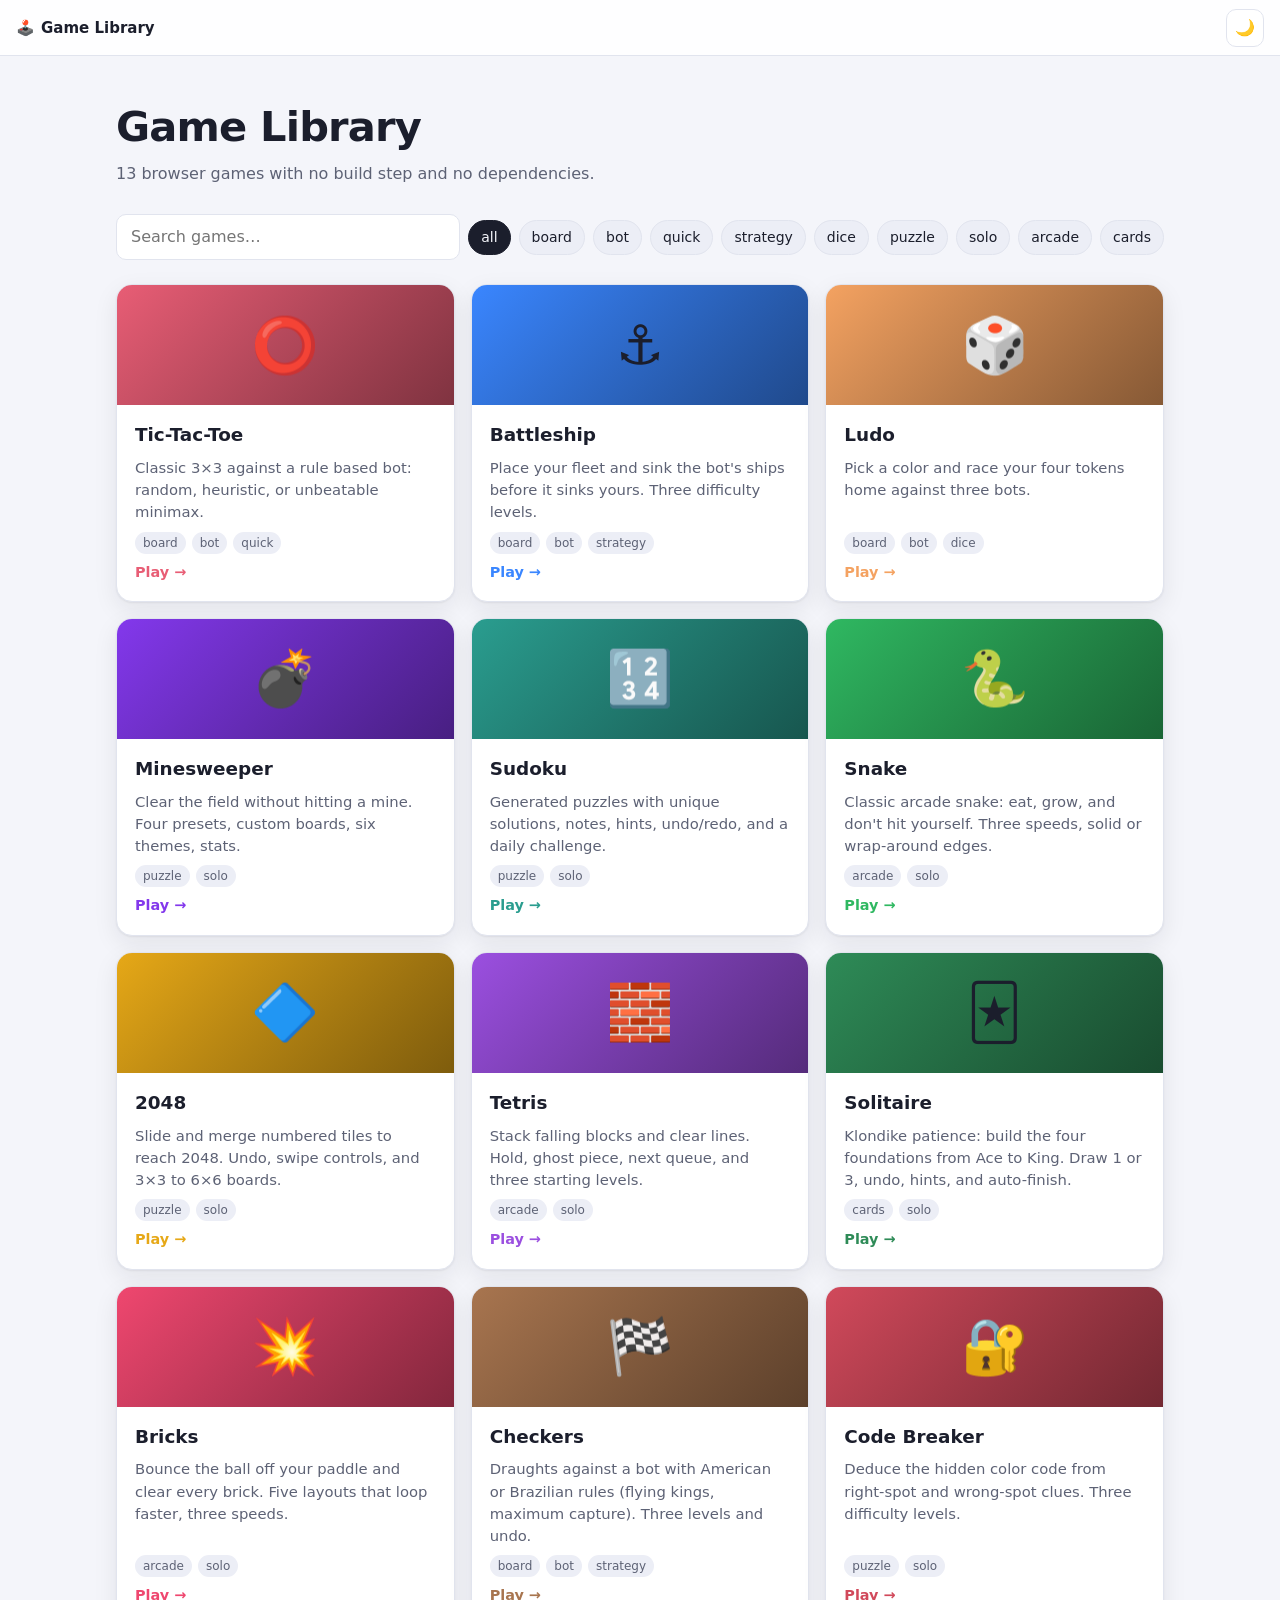
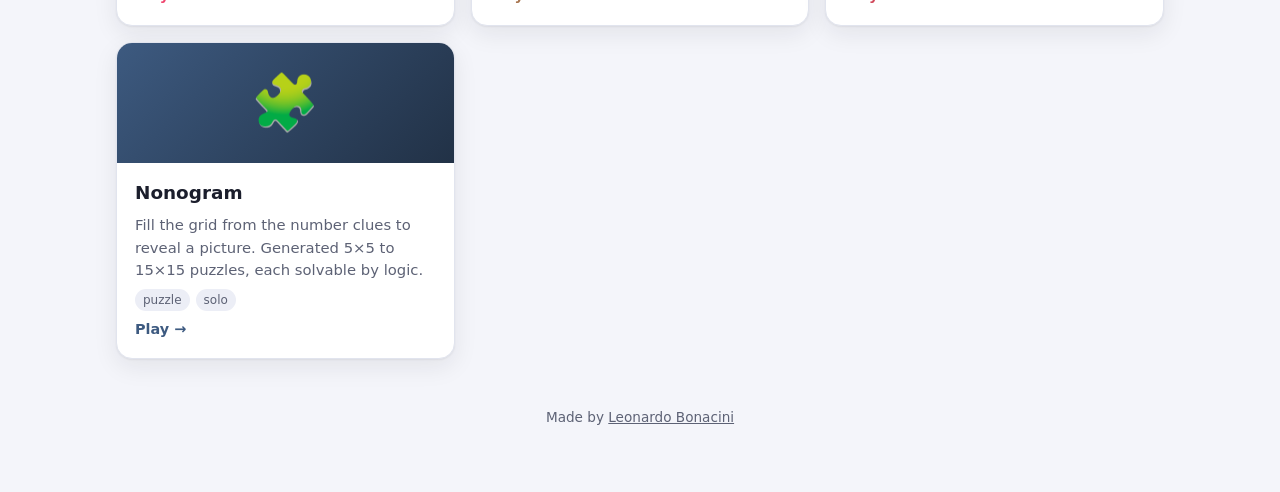
<file: index.html>
<!DOCTYPE html>
<html lang="en">
<head>
  <meta charset="UTF-8">
  <meta name="viewport" content="width=device-width, initial-scale=1.0">
  <title>Game Library</title>
  <meta name="description" content="A collection of dependency-free browser games by Leonardo Bonacini.">
  <link rel="stylesheet" href="shared/theme.css">
  <script src="games.js"></script>
  <script src="shared/layout.js" data-library="index.html"></script>
  <style>
    * { box-sizing: border-box; }
    :root { --bg: var(--gl-bg); --surface: var(--gl-surface); --fg: var(--gl-fg); --muted: var(--gl-muted);
      --border: var(--gl-border); --chip: var(--gl-surface-2); --shadow: var(--gl-shadow); }
    body { line-height: 1.5; }
    .wrap { max-width: 1080px; margin: 0 auto; padding: 40px 16px 64px; }
    header { display: flex; flex-wrap: wrap; align-items: end; justify-content: space-between; gap: 16px; margin-bottom: 28px; }
    h1 { margin: 0; font-size: clamp(1.8rem, 4vw, 2.6rem); letter-spacing: -.02em; }
    header p { margin: 4px 0 0; color: var(--muted); }
    .controls { display: flex; flex-wrap: wrap; gap: 8px; align-items: center; margin-bottom: 24px; }
    input[type="search"] {
      flex: 1 1 220px; font: inherit; padding: 10px 14px; border-radius: 10px;
      border: 1px solid var(--border); background: var(--surface); color: var(--fg);
    }
    .chip {
      font: inherit; font-size: .875rem; padding: 6px 12px; border-radius: 999px; cursor: pointer;
      border: 1px solid var(--border); background: var(--chip); color: var(--fg);
    }
    .chip[aria-pressed="true"] { background: var(--fg); color: var(--bg); border-color: var(--fg); }
    .grid { display: grid; grid-template-columns: repeat(auto-fill, minmax(min(100%, 280px), 1fr)); gap: 16px; }
    .card {
      display: flex; flex-direction: column; text-decoration: none; color: inherit;
      background: var(--surface); border: 1px solid var(--border); border-radius: 16px;
      overflow: hidden; box-shadow: var(--shadow); transition: transform .15s ease, border-color .15s ease;
    }
    .card:hover, .card:focus-visible { transform: translateY(-3px); border-color: var(--accent); outline: none; }
    .art {
      height: 120px; display: grid; place-items: center; font-size: 3.4rem;
      background: linear-gradient(135deg, var(--accent), color-mix(in srgb, var(--accent) 55%, #000));
    }
    .body { padding: 16px 18px 18px; display: flex; flex-direction: column; gap: 8px; flex: 1; }
    .body h2 { margin: 0; font-size: 1.15rem; }
    .body p { margin: 0; color: var(--muted); font-size: .925rem; flex: 1; }
    .tags { display: flex; flex-wrap: wrap; gap: 6px; }
    .tag { font-size: .75rem; padding: 2px 8px; border-radius: 999px; background: var(--chip); color: var(--muted); }
    .play { font-weight: 600; color: var(--accent); font-size: .9rem; }
    .empty { color: var(--muted); text-align: center; padding: 48px 0; }
    footer { margin-top: 48px; color: var(--muted); font-size: .85rem; text-align: center; }
    footer a { color: inherit; }
    @media (prefers-reduced-motion: reduce) { .card { transition: none; } }
  </style>
</head>
<body>
  <div class="wrap">
    <header>
      <div>
        <h1>Game Library</h1>
        <p id="count">Browser games with no build step and no dependencies.</p>
      </div>
    </header>

    <div class="controls">
      <input type="search" id="search" placeholder="Search games…" aria-label="Search games">
      <div id="filters" class="controls" style="margin:0" role="group" aria-label="Filter by tag"></div>
    </div>

    <main class="grid" id="grid"></main>
    <p class="empty" id="empty" hidden>No games match your search.</p>

    <footer>
      Made by <a href="https://github.com/leo-bonacini" target="_blank" rel="noopener noreferrer">Leonardo Bonacini</a>
    </footer>
  </div>

  <script>
    const games = window.GAMES || [];
    const grid = document.getElementById("grid");
    const search = document.getElementById("search");
    const filters = document.getElementById("filters");
    let activeTag = "all";

    const escapeHtml = (s) => String(s).replace(/[&<>"']/g, (c) =>
      ({ "&": "&amp;", "<": "&lt;", ">": "&gt;", '"': "&quot;", "'": "&#39;" })[c]);

    document.getElementById("count").textContent =
      `${games.length} browser games with no build step and no dependencies.`;

    const tags = ["all", ...new Set(games.flatMap((g) => g.tags || []))];
    filters.innerHTML = tags.map((t) =>
      `<button class="chip" type="button" data-tag="${escapeHtml(t)}" aria-pressed="${t === activeTag}">${escapeHtml(t)}</button>`
    ).join("");
    filters.addEventListener("click", (e) => {
      const btn = e.target.closest("[data-tag]");
      if (!btn) return;
      activeTag = btn.dataset.tag;
      filters.querySelectorAll("[data-tag]").forEach((b) => b.setAttribute("aria-pressed", b === btn));
      render();
    });
    search.addEventListener("input", render);

    function render() {
      const q = search.value.trim().toLowerCase();
      const shown = games.filter((g) =>
        (activeTag === "all" || (g.tags || []).includes(activeTag)) &&
        (!q || `${g.title} ${g.description} ${(g.tags || []).join(" ")}`.toLowerCase().includes(q)));
      grid.innerHTML = shown.map((g) => `
        <a class="card" href="games/${encodeURIComponent(g.slug)}/index.html" style="--accent:${escapeHtml(g.color || "#888")}">
          <div class="art" aria-hidden="true">${escapeHtml(g.icon || "🎮")}</div>
          <div class="body">
            <h2>${escapeHtml(g.title)}</h2>
            <p>${escapeHtml(g.description || "")}</p>
            <div class="tags">${(g.tags || []).map((t) => `<span class="tag">${escapeHtml(t)}</span>`).join("")}</div>
            <span class="play">Play →</span>
          </div>
        </a>`).join("");
      document.getElementById("empty").hidden = shown.length > 0;
    }
    render();

  </script>
</body>
</html>
</file>
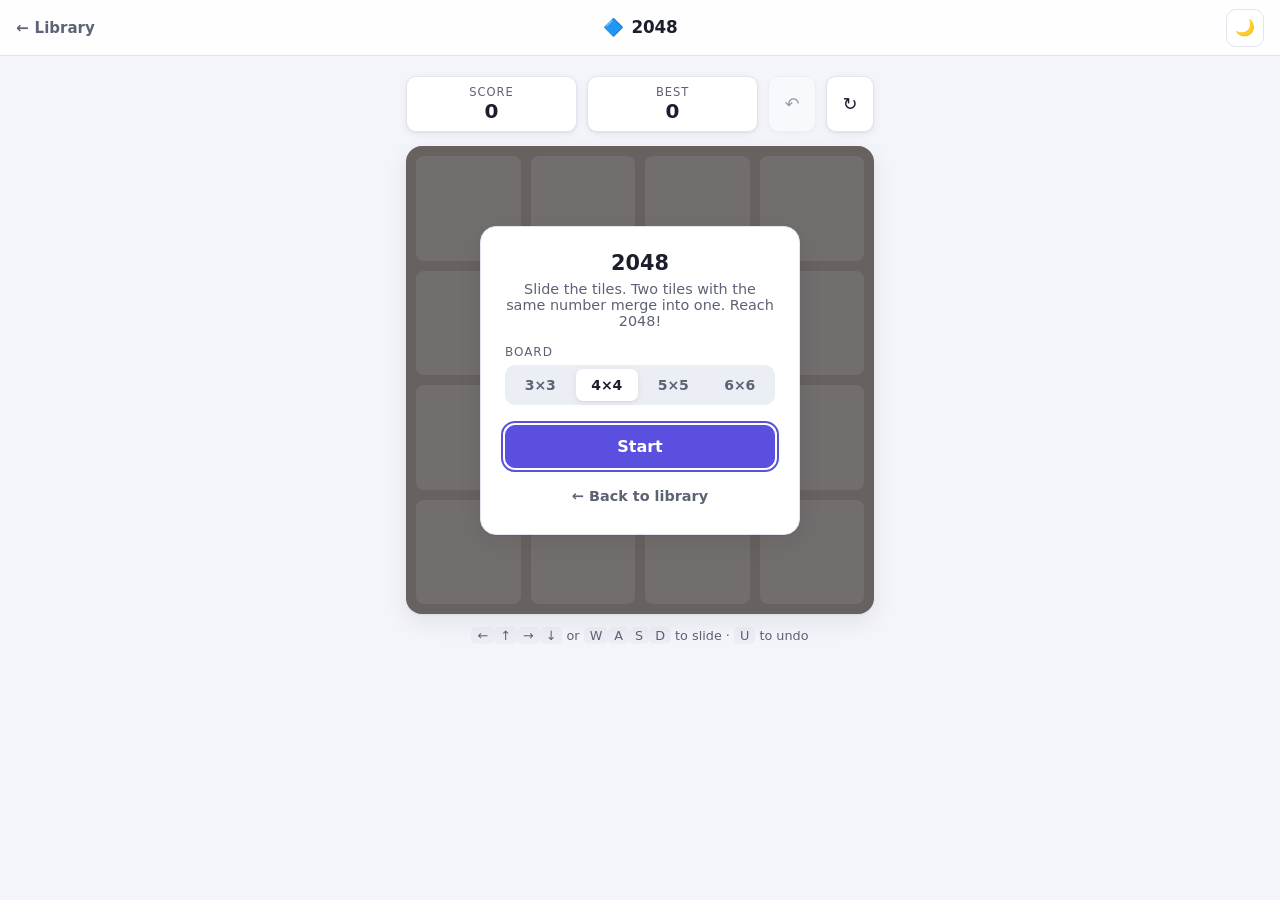
<file: games/2048/index.html>
<!DOCTYPE html>
<html lang="en">
<head>
  <meta charset="UTF-8">
  <meta name="viewport" content="width=device-width, initial-scale=1.0">
  <title>2048</title>
  <link rel="stylesheet" href="../../shared/theme.css">
  <script src="../../games.js"></script>
  <script src="../../shared/layout.js" data-game="2048"></script>
  <style>
    :root {
      --board: #bfb3a6;
      --cell: #d6ccc1;
      --tile-fg: #6b625a;
      --tile-fg-light: #fffaf3;
      --t2: #f3ece4;
      --t4: #efe2cc;
      --t8: #f5b57f;
      --t16: #f69a68;
      --t32: #f57f5f;
      --t64: #f2603f;
      --t128: #eed27a;
      --t256: #ecce66;
      --t512: #eaca52;
      --t1024: #e8c540;
      --t2048: #e6c02c;
      --t-super: #3d3a35;
    }

    :root[data-theme="dark"] {
      --board: #2a2722;
      --cell: #38342e;
      --tile-fg: #efe6da;
      --tile-fg-light: #fffaf3;
      --t2: #4a443c;
      --t4: #585040;
      --t8: #b8693a;
      --t16: #c45a35;
      --t32: #cc4a35;
      --t64: #d2382a;
      --t128: #c9a83e;
      --t256: #cfa935;
      --t512: #d4aa2c;
      --t1024: #d9aa22;
      --t2048: #e0ae17;
      --t-super: #f2efe9;
    }

    * { box-sizing: border-box; }

    body {
      min-height: 100vh;
      display: flex;
      flex-direction: column;
    }

    .app {
      width: min(500px, 100%);
      margin: 0 auto;
      padding: 20px 16px 32px;
      display: flex;
      flex-direction: column;
      gap: 14px;
    }

    .hud {
      display: flex;
      align-items: center;
      gap: 10px;
    }

    .stat {
      position: relative;
      flex: 1;
      display: flex;
      flex-direction: column;
      align-items: center;
      padding: 8px 10px;
      background: var(--gl-surface);
      border: 1px solid var(--gl-border);
      border-radius: var(--gl-radius-sm);
      box-shadow: var(--gl-shadow-sm);
    }

    .stat span {
      font-size: 0.72rem;
      text-transform: uppercase;
      letter-spacing: 0.08em;
      color: var(--gl-muted);
    }

    .stat strong {
      font-size: 1.25rem;
      font-variant-numeric: tabular-nums;
    }

    .gain {
      position: absolute;
      top: 6px;
      right: 10px;
      font-size: 0.85rem;
      font-weight: 700;
      color: var(--gl-success);
      pointer-events: none;
      animation: rise 0.7s ease-out forwards;
    }

    @keyframes rise {
      from { opacity: 1; transform: translateY(0); }
      to { opacity: 0; transform: translateY(-18px); }
    }

    .icon-btn {
      width: 48px;
      align-self: stretch;
      border: 1px solid var(--gl-border);
      border-radius: var(--gl-radius-sm);
      background: var(--gl-surface);
      color: var(--gl-fg);
      font: inherit;
      font-size: 1.1rem;
      cursor: pointer;
      box-shadow: var(--gl-shadow-sm);
    }

    .icon-btn:hover:not(:disabled) { background: var(--gl-surface-2); }
    .icon-btn:disabled { opacity: 0.4; cursor: not-allowed; }

    .board {
      --size: 4;
      --gap: 10px;
      --cell-size: calc((100% - var(--gap) * (var(--size) + 1)) / var(--size));
      position: relative;
      width: 100%;
      aspect-ratio: 1;
      padding: var(--gap);
      display: grid;
      grid-template-columns: repeat(var(--size), 1fr);
      grid-template-rows: repeat(var(--size), 1fr);
      gap: var(--gap);
      background: var(--board);
      border-radius: var(--gl-radius);
      box-shadow: var(--gl-shadow);
      container-type: inline-size;
      touch-action: none;
      user-select: none;
      -webkit-user-select: none;
    }

    .cell {
      background: var(--cell);
      border-radius: 8px;
    }

    .tile {
      --r: 0;
      --c: 0;
      position: absolute;
      left: calc(var(--gap) + var(--c) * (var(--cell-size) + var(--gap)));
      top: calc(var(--gap) + var(--r) * (var(--cell-size) + var(--gap)));
      width: var(--cell-size);
      height: var(--cell-size);
      display: flex;
      align-items: center;
      justify-content: center;
      border-radius: 8px;
      background: var(--t-super);
      color: var(--tile-fg-light);
      font-weight: 800;
      font-size: calc(44cqw / var(--size));
      font-variant-numeric: tabular-nums;
      transition: left 0.1s ease-in-out, top 0.1s ease-in-out;
    }

    :root[data-theme="dark"] .tile.super { color: #2a2722; }

    .tile[data-digits="3"] { font-size: calc(36cqw / var(--size)); }
    .tile[data-digits="4"] { font-size: calc(28cqw / var(--size)); }
    .tile[data-digits="5"], .tile[data-digits="6"] { font-size: calc(22cqw / var(--size)); }

    .tile[data-value="2"] { background: var(--t2); color: var(--tile-fg); }
    .tile[data-value="4"] { background: var(--t4); color: var(--tile-fg); }
    .tile[data-value="8"] { background: var(--t8); }
    .tile[data-value="16"] { background: var(--t16); }
    .tile[data-value="32"] { background: var(--t32); }
    .tile[data-value="64"] { background: var(--t64); }
    .tile[data-value="128"] { background: var(--t128); }
    .tile[data-value="256"] { background: var(--t256); }
    .tile[data-value="512"] { background: var(--t512); }
    .tile[data-value="1024"] { background: var(--t1024); }
    .tile[data-value="2048"] { background: var(--t2048); box-shadow: 0 0 18px 2px var(--t2048); }

    .tile.new { animation: appear 0.15s ease-out 0.1s backwards; }
    .tile.merged { z-index: 1; animation: pop 0.18s ease-out 0.1s backwards; }

    @keyframes appear {
      from { transform: scale(0); }
      to { transform: scale(1); }
    }

    @keyframes pop {
      0% { transform: scale(0); }
      60% { transform: scale(1.14); }
      100% { transform: scale(1); }
    }

    .overlay {
      position: absolute;
      inset: 0;
      z-index: 2;
      display: flex;
      align-items: center;
      justify-content: center;
      padding: 16px;
      background: var(--gl-overlay);
      border-radius: var(--gl-radius);
    }

    .overlay[hidden] { display: none; }

    .card {
      width: min(320px, 100%);
      padding: 24px;
      text-align: center;
      background: var(--gl-surface);
      border: 1px solid var(--gl-border);
      border-radius: var(--gl-radius);
      box-shadow: var(--gl-shadow);
    }

    .card h2 {
      margin: 0 0 6px;
      font-size: 1.3rem;
    }

    .card p {
      margin: 0 0 16px;
      color: var(--gl-muted);
      font-size: 0.9rem;
    }

    .option {
      margin-bottom: 14px;
      text-align: left;
    }

    .option-label {
      display: block;
      margin-bottom: 6px;
      font-size: 0.75rem;
      text-transform: uppercase;
      letter-spacing: 0.08em;
      color: var(--gl-muted);
    }

    .segmented {
      display: flex;
      gap: 4px;
      padding: 4px;
      background: var(--gl-surface-2);
      border-radius: var(--gl-radius-sm);
    }

    .segmented button {
      flex: 1;
      padding: 8px 6px;
      border: 0;
      border-radius: 7px;
      background: transparent;
      color: var(--gl-muted);
      font: inherit;
      font-size: 0.875rem;
      font-weight: 600;
      cursor: pointer;
    }

    .segmented button[aria-pressed="true"] {
      background: var(--gl-surface);
      color: var(--gl-fg);
      box-shadow: var(--gl-shadow-sm);
    }

    .btn {
      width: 100%;
      margin-top: 6px;
      padding: 11px 18px;
      border: 1px solid var(--gl-border);
      border-radius: var(--gl-radius-sm);
      background: var(--gl-surface);
      color: var(--gl-fg);
      font: inherit;
      font-weight: 700;
      cursor: pointer;
    }

    .btn:hover { background: var(--gl-surface-2); }
    .btn[hidden] { display: none; }

    .btn.primary {
      border-color: var(--gl-accent);
      background: var(--gl-accent);
      color: var(--gl-accent-fg);
    }

    .btn.primary:hover { background: var(--gl-accent-hover); }

    .btn:focus-visible, .segmented button:focus-visible, .icon-btn:focus-visible {
      outline: 2px solid var(--gl-accent);
      outline-offset: 2px;
    }

    .final-score {
      margin: 4px 0 2px;
      font-size: 2.6rem;
      font-weight: 800;
      font-variant-numeric: tabular-nums;
    }

    .new-best { color: var(--gl-success); font-weight: 700; }

    .hint {
      margin: 0;
      text-align: center;
      font-size: 0.8rem;
      color: var(--gl-muted);
    }

    kbd {
      padding: 1px 6px;
      border-radius: 5px;
      background: var(--gl-surface-2);
      font-family: inherit;
    }

    .touch-hint { display: none; }

    @media (pointer: coarse) {
      .key-hint { display: none; }
      .touch-hint { display: inline; }
    }
  </style>
</head>
<body>
  <main class="app">
    <div class="hud">
      <div class="stat" id="score-stat"><span>Score</span><strong id="score">0</strong></div>
      <div class="stat"><span>Best</span><strong id="best">0</strong></div>
      <button class="icon-btn" id="undo-btn" aria-label="Undo" title="Undo (U)" disabled>↶</button>
      <button class="icon-btn" id="new-btn" aria-label="New game" title="New game (N)">↻</button>
    </div>

    <div class="board" id="board" role="application" aria-label="2048 board" aria-describedby="status">
      <div class="overlay" id="start-screen" hidden>
        <div class="card">
          <h2>2048</h2>
          <p>Slide the tiles. Two tiles with the same number merge into one. Reach 2048!</p>
          <div class="option">
            <span class="option-label" id="size-label">Board</span>
            <div class="segmented" id="size" role="group" aria-labelledby="size-label">
              <button type="button" data-value="3">3×3</button>
              <button type="button" data-value="4">4×4</button>
              <button type="button" data-value="5">5×5</button>
              <button type="button" data-value="6">6×6</button>
            </div>
          </div>
          <button class="btn primary" id="start-btn">Start</button>
          <button class="btn" id="cancel-btn" hidden>Back to game</button>
          <a class="gl-back-link" href="../../index.html">← Back to library</a>
        </div>
      </div>

      <div class="overlay" id="win-screen" hidden>
        <div class="card">
          <h2>You made 2048!</h2>
          <div class="final-score" id="win-score">0</div>
          <p>Keep going for a bigger tile, or start over.</p>
          <button class="btn primary" id="continue-btn">Keep going</button>
          <button class="btn" id="win-new-btn">New game</button>
        </div>
      </div>

      <div class="overlay" id="over-screen" hidden>
        <div class="card">
          <h2>No more moves</h2>
          <div class="final-score" id="final-score">0</div>
          <p id="over-detail"></p>
          <button class="btn primary" id="again-btn">New game</button>
          <button class="btn" id="over-undo-btn">Undo last move</button>
        </div>
      </div>
    </div>

    <p class="hint" id="status" aria-live="polite">
      <span class="key-hint"><kbd>←</kbd><kbd>↑</kbd><kbd>→</kbd><kbd>↓</kbd> or <kbd>W</kbd><kbd>A</kbd><kbd>S</kbd><kbd>D</kbd> to slide · <kbd>U</kbd> to undo</span>
      <span class="touch-hint">Swipe on the board to slide the tiles</span>
    </p>
  </main>

  <script>
  (function () {
    const MOVE_MS = 100;
    const MAX_UNDO = 20;
    const GOAL = 2048;
    const GAPS = { 3: 12, 4: 10, 5: 8, 6: 7 };
    const DIRS = {
      up: { x: 0, y: -1 },
      down: { x: 0, y: 1 },
      left: { x: -1, y: 0 },
      right: { x: 1, y: 0 },
    };
    const KEYS = {
      ArrowUp: "up", KeyW: "up",
      ArrowDown: "down", KeyS: "down",
      ArrowLeft: "left", KeyA: "left",
      ArrowRight: "right", KeyD: "right",
    };

    const $ = (id) => document.getElementById(id);
    const boardEl = $("board");
    const startScreen = $("start-screen");
    const winScreen = $("win-screen");
    const overScreen = $("over-screen");
    const undoBtn = $("undo-btn");

    function load(key, fallback) {
      try {
        const raw = localStorage.getItem(key);
        return raw === null ? fallback : JSON.parse(raw);
      } catch {
        return fallback;
      }
    }

    function save(key, value) {
      try { localStorage.setItem(key, JSON.stringify(value)); } catch {}
    }

    const settings = Object.assign({ size: "4" }, load("2048.settings", {}));
    const bestKey = () => `2048.best.${size}`;

    let size, grid, score, won, keepGoing, history;
    let status = "menu"; // menu | playing | won | over
    let nextId = 1;
    const tileEls = new Map();

    function emptyCells() {
      const cells = [];
      for (let r = 0; r < size; r++) {
        for (let c = 0; c < size; c++) if (!grid[r][c]) cells.push({ r, c });
      }
      return cells;
    }

    function addRandomTile() {
      const cells = emptyCells();
      if (!cells.length) return;
      const { r, c } = cells[Math.floor(Math.random() * cells.length)];
      grid[r][c] = { id: nextId++, value: Math.random() < 0.9 ? 2 : 4, isNew: true };
    }

    function snapshot() {
      return { values: grid.map((row) => row.map((t) => (t ? t.value : 0))), score };
    }

    function restore(values) {
      grid = values.map((row) => row.map((v) => (v ? { id: nextId++, value: v } : null)));
    }

    function saveGame() {
      save("2048.game", { size, values: snapshot().values, score, won, keepGoing, over: status === "over" });
    }

    function setupBoard() {
      boardEl.style.setProperty("--size", size);
      boardEl.style.setProperty("--gap", `${GAPS[size]}px`);
      boardEl.querySelectorAll(".cell, .tile").forEach((el) => el.remove());
      tileEls.clear();
      const first = boardEl.firstChild;
      for (let i = 0; i < size * size; i++) {
        const cell = document.createElement("div");
        cell.className = "cell";
        boardEl.insertBefore(cell, first);
      }
    }

    function newGame() {
      size = Number(settings.size);
      grid = Array.from({ length: size }, () => Array(size).fill(null));
      score = 0;
      won = false;
      keepGoing = false;
      history = [];
      setupBoard();
      addRandomTile();
      addRandomTile();
      status = "playing";
      show(null);
      render();
      saveGame();
    }

    function resumeGame(saved) {
      size = saved.size;
      settings.size = String(size);
      restore(saved.values);
      score = saved.score;
      won = saved.won;
      keepGoing = saved.keepGoing;
      history = [];
      setupBoard();
      render();
      if (saved.over) gameOver();
      else if (won && !keepGoing) showWin();
      else status = "playing";
    }

    function canMove() {
      for (let r = 0; r < size; r++) {
        for (let c = 0; c < size; c++) {
          const t = grid[r][c];
          if (!t) return true;
          if (c + 1 < size && grid[r][c + 1] && grid[r][c + 1].value === t.value) return true;
          if (r + 1 < size && grid[r + 1][c] && grid[r + 1][c].value === t.value) return true;
        }
      }
      return false;
    }

    function move(name) {
      if (status !== "playing") return;
      const d = DIRS[name];
      const order = [...Array(size).keys()];
      // Walk from the edge the tiles slide toward, so the front tiles settle first
      const rows = d.y === 1 ? order.slice().reverse() : order;
      const cols = d.x === 1 ? order.slice().reverse() : order;
      const before = snapshot();
      const merged = new Set();
      const leaving = [];
      let gained = 0;
      let moved = false;

      for (const r of rows) {
        for (const c of cols) {
          const tile = grid[r][c];
          if (!tile) continue;
          let nr = r;
          let nc = c;
          while (inside(nr + d.y, nc + d.x) && !grid[nr + d.y][nc + d.x]) {
            nr += d.y;
            nc += d.x;
          }
          const tr = nr + d.y;
          const tc = nc + d.x;
          const other = inside(tr, tc) ? grid[tr][tc] : null;
          if (other && other.value === tile.value && !merged.has(other.id)) {
            const result = { id: nextId++, value: tile.value * 2, isMerged: true };
            grid[r][c] = null;
            grid[tr][tc] = result;
            merged.add(result.id);
            leaving.push({ tile, r: tr, c: tc }, { tile: other, r: tr, c: tc });
            gained += result.value;
            moved = true;
            if (result.value === GOAL && !won) won = true;
          } else if (nr !== r || nc !== c) {
            grid[r][c] = null;
            grid[nr][nc] = tile;
            moved = true;
          }
        }
      }

      if (!moved) return;
      history.push(before);
      if (history.length > MAX_UNDO) history.shift();
      score += gained;
      addRandomTile();
      render(leaving);
      if (gained) showGain(gained);

      if (won && !keepGoing) showWin();
      else if (!canMove()) gameOver();
      saveGame();
    }

    function inside(r, c) {
      return r >= 0 && c >= 0 && r < size && c < size;
    }

    function place(el, r, c) {
      el.style.setProperty("--r", r);
      el.style.setProperty("--c", c);
    }

    function render(leaving = []) {
      const alive = new Set();
      grid.forEach((row, r) => row.forEach((tile, c) => {
        if (!tile) return;
        alive.add(tile.id);
        let el = tileEls.get(tile.id);
        if (!el) {
          el = document.createElement("div");
          el.className = "tile";
          if (tile.isNew) el.classList.add("new");
          if (tile.isMerged) el.classList.add("merged");
          if (tile.value > GOAL) el.classList.add("super");
          el.dataset.value = tile.value;
          el.dataset.digits = String(tile.value).length;
          el.textContent = tile.value;
          place(el, r, c);
          boardEl.insertBefore(el, startScreen);
          tileEls.set(tile.id, el);
        } else {
          place(el, r, c);
        }
        delete tile.isNew;
        delete tile.isMerged;
      }));

      // Merged tiles slide into their target cell, then disappear under the new tile
      for (const { tile, r, c } of leaving) {
        const el = tileEls.get(tile.id);
        if (!el) continue;
        tileEls.delete(tile.id);
        place(el, r, c);
        setTimeout(() => el.remove(), MOVE_MS);
      }

      for (const [id, el] of tileEls) {
        if (!alive.has(id)) {
          el.remove();
          tileEls.delete(id);
        }
      }

      $("score").textContent = score;
      $("best").textContent = Math.max(score, load(bestKey(), 0));
      undoBtn.disabled = !history.length;
      if (score > load(bestKey(), 0)) save(bestKey(), score);
    }

    function showGain(n) {
      const el = document.createElement("div");
      el.className = "gain";
      el.textContent = `+${n}`;
      $("score-stat").appendChild(el);
      el.addEventListener("animationend", () => el.remove());
    }

    function undo() {
      if (!history.length || (status !== "playing" && status !== "over")) return;
      const prev = history.pop();
      restore(prev.values);
      score = prev.score;
      status = "playing";
      show(null);
      render();
      saveGame();
    }

    function show(screen) {
      for (const s of [startScreen, winScreen, overScreen]) s.hidden = s !== screen;
    }

    function showWin() {
      status = "won";
      $("win-score").textContent = score;
      show(winScreen);
      $("continue-btn").focus();
    }

    function gameOver() {
      status = "over";
      const best = load(bestKey(), 0);
      const isBest = score > 0 && score >= best;
      const detail = $("over-detail");
      $("final-score").textContent = score;
      detail.className = isBest ? "new-best" : "";
      detail.textContent = isBest ? `Best score on ${size}×${size}!` : `Best on ${size}×${size}: ${best}`;
      $("over-undo-btn").hidden = !history.length;
      show(overScreen);
      $("again-btn").focus();
    }

    function openMenu() {
      const inGame = status === "playing" || status === "menu-over-game";
      $("cancel-btn").hidden = !inGame;
      if (inGame) status = "menu-over-game";
      renderSize();
      show(startScreen);
      $("start-btn").focus();
    }

    function closeMenu() {
      status = "playing";
      show(null);
    }

    const sizeGroup = $("size");
    const renderSize = () => sizeGroup.querySelectorAll("button").forEach((b) =>
      b.setAttribute("aria-pressed", b.dataset.value === settings.size));
    sizeGroup.addEventListener("click", (e) => {
      const btn = e.target.closest("button");
      if (!btn) return;
      settings.size = btn.dataset.value;
      save("2048.settings", settings);
      renderSize();
    });

    $("start-btn").addEventListener("click", newGame);
    $("cancel-btn").addEventListener("click", closeMenu);
    $("new-btn").addEventListener("click", openMenu);
    $("again-btn").addEventListener("click", openMenu);
    $("win-new-btn").addEventListener("click", openMenu);
    $("continue-btn").addEventListener("click", () => {
      keepGoing = true;
      status = "playing";
      show(null);
      if (!canMove()) gameOver();
      saveGame();
    });
    undoBtn.addEventListener("click", undo);
    $("over-undo-btn").addEventListener("click", undo);

    document.addEventListener("keydown", (e) => {
      if (e.ctrlKey || e.metaKey || e.altKey) {
        if (e.code === "KeyZ" && (e.ctrlKey || e.metaKey)) {
          e.preventDefault();
          undo();
        }
        return;
      }
      if (KEYS[e.code]) {
        if (status !== "playing") return;
        e.preventDefault();
        move(KEYS[e.code]);
      } else if (e.code === "KeyU") {
        undo();
      } else if (e.code === "KeyN") {
        openMenu();
      } else if (e.code === "Escape" && status === "menu-over-game") {
        closeMenu();
      }
    });

    let touchStart = null;
    boardEl.addEventListener("touchstart", (e) => {
      if (status !== "playing" || e.touches.length > 1) return;
      const t = e.touches[0];
      touchStart = { x: t.clientX, y: t.clientY };
    }, { passive: true });
    boardEl.addEventListener("touchmove", (e) => {
      if (touchStart) e.preventDefault();
    }, { passive: false });
    boardEl.addEventListener("touchend", (e) => {
      if (!touchStart) return;
      const t = e.changedTouches[0];
      const dx = t.clientX - touchStart.x;
      const dy = t.clientY - touchStart.y;
      touchStart = null;
      if (Math.max(Math.abs(dx), Math.abs(dy)) < 24) return;
      move(Math.abs(dx) > Math.abs(dy) ? (dx > 0 ? "right" : "left") : (dy > 0 ? "down" : "up"));
    });

    const saved = load("2048.game", null);
    if (saved && GAPS[saved.size] && Array.isArray(saved.values) && saved.values.length === saved.size) {
      resumeGame(saved);
    } else {
      size = Number(settings.size);
      grid = Array.from({ length: size }, () => Array(size).fill(null));
      score = 0;
      history = [];
      setupBoard();
      render();
      renderSize();
      show(startScreen);
      $("start-btn").focus();
    }
  })();
  </script>
</body>
</html>
</file>
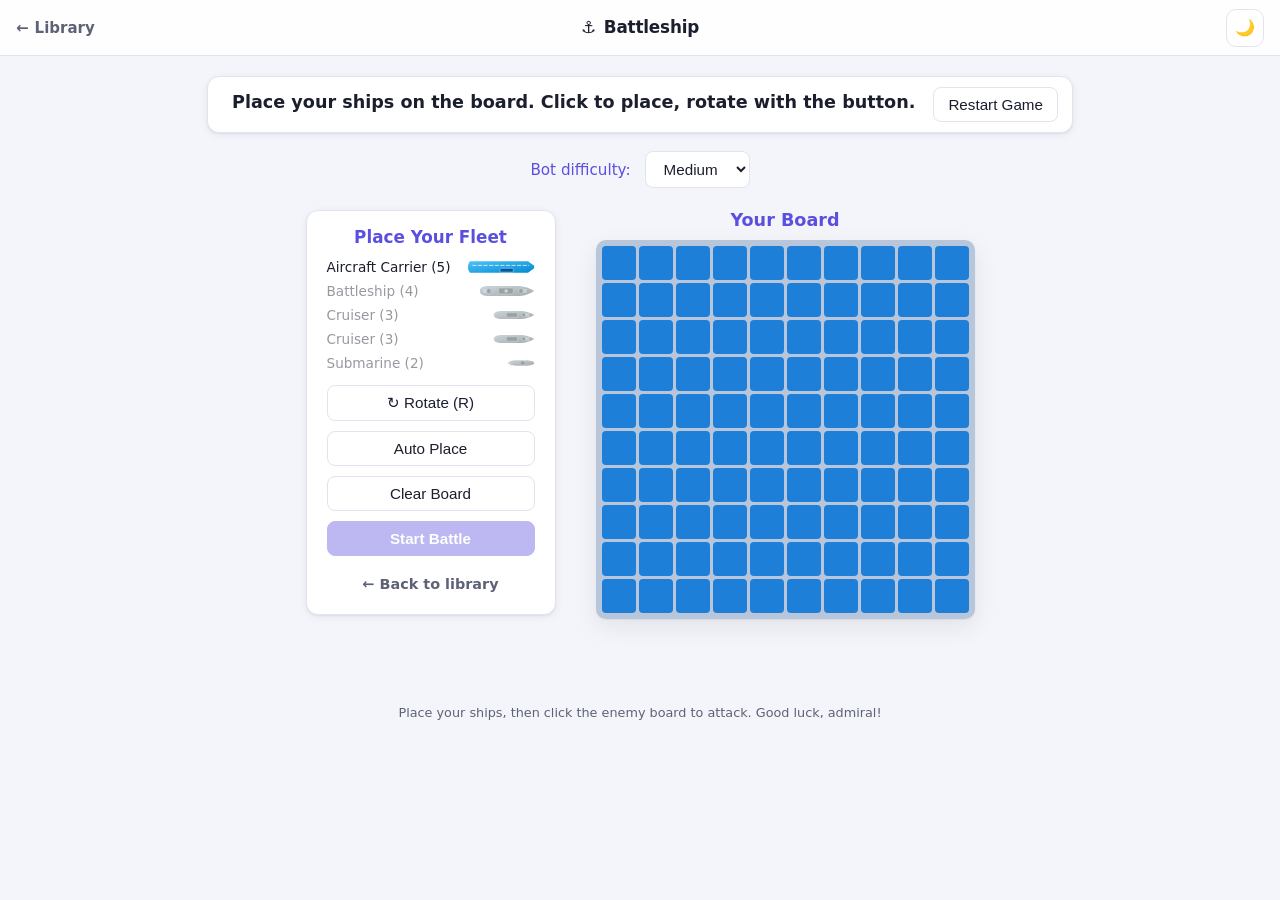
<file: games/battleship/index.html>
<!DOCTYPE html>
<html lang="en">
<head>
<meta charset="UTF-8">
<meta name="viewport" content="width=device-width, initial-scale=1.0">
<title>Battleship</title>
<link rel="stylesheet" href="../../shared/theme.css">
<script src="../../games.js"></script>
<script src="../../shared/layout.js" data-game="battleship"></script>
<style>
  :root {
    --cell-size: 34px;
    --panel: var(--gl-surface);
    --border: var(--gl-border);
    --grid-bg: #b8c6dc;
    --water: #1e7fd8;
    --water-hover: #3a96ea;
    --hit: #e53935;
    --miss: #607d8b;
    --accent: var(--gl-accent);
    --valid: #43a047;
    --invalid: #d32f2f;
  }

  :root[data-theme="dark"] {
    --grid-bg: #25324a;
    --water: #1565c0;
    --water-hover: #1e88e5;
    --miss: #37474f;
  }

  * { box-sizing: border-box; }

  body {
    min-height: 100vh;
    display: flex;
    flex-direction: column;
    align-items: center;
    padding: 0 20px 20px;
  }

  .gl-bar {
    margin: 0 -20px 20px;
  }

  #status-panel {
    display: flex;
    align-items: center;
    gap: 18px;
    background: var(--panel);
    border: 1px solid var(--border);
    border-radius: 12px;
    padding: 10px 14px 10px 24px;
    margin-bottom: 18px;
    text-align: center;
    min-width: 320px;
    max-width: 90vw;
    box-shadow: var(--gl-shadow-sm);
  }

  #status-message {
    flex: 1;
    font-size: 1.1em;
    font-weight: 600;
    min-height: 1.4em;
  }

  #restart-btn {
    white-space: nowrap;
    flex-shrink: 0;
  }

  #controls {
    display: flex;
    flex-wrap: wrap;
    gap: 14px;
    align-items: center;
    justify-content: center;
    margin-bottom: 22px;
  }

  #controls label {
    font-size: 0.95em;
    color: var(--accent);
  }

  select, button {
    background: var(--panel);
    color: var(--gl-fg);
    border: 1px solid var(--border);
    border-radius: 8px;
    padding: 8px 14px;
    font-size: 0.95em;
    cursor: pointer;
    transition: transform 0.15s ease, background 0.2s ease;
  }

  select:hover, button:hover:not(:disabled) {
    background: var(--gl-surface-2);
    transform: translateY(-1px);
  }

  button:disabled {
    opacity: 0.4;
    cursor: not-allowed;
  }

  button:active:not(:disabled), select:active {
    transform: translateY(0);
  }

  button.primary {
    background: var(--gl-accent);
    border-color: var(--gl-accent);
    color: var(--gl-accent-fg);
    font-weight: 600;
  }

  button.primary:hover:not(:disabled) {
    background: var(--gl-accent-hover);
  }

  #game-area {
    display: flex;
    gap: 40px;
    flex-wrap: wrap;
    justify-content: center;
    align-items: flex-start;
    width: 100%;
  }

  #placement-panel {
    background: var(--panel);
    border: 1px solid var(--border);
    border-radius: 12px;
    padding: 16px 20px;
    text-align: left;
    width: 250px;
    flex-shrink: 0;
    box-shadow: var(--gl-shadow-sm);
  }

  #placement-panel h2 {
    margin: 0 0 12px;
    font-size: 1.05em;
    color: var(--accent);
    text-align: center;
  }

  #ship-queue {
    display: flex;
    flex-direction: column;
    gap: 8px;
    align-items: stretch;
    margin-bottom: 14px;
  }

  .queue-item {
    display: flex;
    align-items: center;
    justify-content: space-between;
    gap: 10px;
    opacity: 0.45;
  }

  .queue-item.current {
    opacity: 1;
  }

  .queue-item.placed {
    opacity: 0.25;
    text-decoration: line-through;
  }

  .queue-name {
    font-size: 0.85em;
    text-align: left;
  }

  .queue-blocks {
    flex-shrink: 0;
    display: block;
    height: 16px;
  }

  .queue-blocks svg {
    width: 100%;
    height: 100%;
    display: block;
  }

  #placement-actions {
    display: flex;
    flex-direction: column;
    gap: 10px;
  }

  #placement-actions button {
    width: 100%;
  }

  .fleet-column {
    display: none; /* shown only during battle */
    background: var(--panel);
    border: 1px solid var(--border);
    border-radius: 12px;
    padding: 10px 14px;
    min-width: 165px;
    flex-shrink: 0;
    margin-top: 38px; /* lines up with the top of the board grids */
    box-shadow: var(--gl-shadow-sm);
  }

  .fleet-column h3 {
    margin: 0 0 8px;
    font-size: 0.88em;
    color: var(--accent);
    text-align: center;
  }

  .fleet-item {
    display: flex;
    align-items: center;
    gap: 6px;
    padding: 3px 0;
    font-size: 0.76em;
  }

  .fleet-item.sunk {
    opacity: 0.5;
    text-decoration: line-through;
  }

  .fleet-icon {
    width: 15px;
    text-align: center;
  }

  .fleet-name {
    flex: 1;
  }

  .fleet-blocks {
    flex-shrink: 0;
    display: block;
    height: 10px;
  }

  .fleet-blocks svg {
    width: 100%;
    height: 100%;
    display: block;
  }

  .ship-hull {
    fill: url(#hullGradient);
  }

  .ship-detail {
    fill: #263238;
    stroke: #90a4ae;
    stroke-width: 0.035;
  }

  .ship-line {
    stroke: #cfd8dc;
    stroke-width: 0.055;
    stroke-linecap: round;
    fill: none;
  }

  .ship-icon.current .ship-hull { fill: url(#hullGradientCurrent); }
  .ship-icon.current .ship-detail { fill: #01579b; stroke: #b3e5fc; }
  .ship-icon.current .ship-line { stroke: #e1f5fe; }

  .ship-icon.sunk .ship-hull { fill: url(#hullGradientSunk); }
  .ship-icon.sunk .ship-detail { fill: #100303; stroke: #4a1515; }
  .ship-icon.sunk .ship-line { stroke: #5a1a1a; }

  .ship-overlay {
    position: absolute;
    z-index: 0;
    pointer-events: none;
  }

  .ship-overlay svg {
    width: 100%;
    height: 100%;
    display: block;
  }

  #boards-container {
    display: flex;
    gap: 40px;
    flex-wrap: wrap;
    justify-content: center;
  }

  .board-wrapper {
    display: flex;
    flex-direction: column;
    align-items: center;
  }

  #bot-board-wrapper {
    display: none;
  }

  .board-title {
    margin-bottom: 10px;
    font-size: 1.1em;
    color: var(--accent);
    font-weight: bold;
  }

  .board {
    position: relative;
    display: grid;
    grid-template-columns: repeat(10, var(--cell-size));
    grid-template-rows: repeat(10, var(--cell-size));
    gap: 3px;
    background: var(--grid-bg);
    padding: 6px;
    border-radius: 10px;
    box-shadow: var(--gl-shadow);
  }

  .cell {
    width: var(--cell-size);
    height: var(--cell-size);
    background: var(--water);
    border-radius: 4px;
    display: flex;
    align-items: center;
    justify-content: center;
    font-size: 16px;
    user-select: none;
    position: relative;
    z-index: 1;
    transition: background 0.15s ease, transform 0.1s ease;
  }

  .cell:focus-visible {
    outline: 2px solid var(--gl-fg);
    outline-offset: -2px;
  }

  #bot-board.battle-active .cell {
    cursor: pointer;
  }

  #bot-board.battle-active .cell:hover:not(.miss):not(.hit):not(.sunk) {
    background: var(--water-hover);
  }

  /* Transparent so the ship overlay below shows through; .hit/.miss/.sunk
     paint over it with !important once attacked. */
  .cell.ship {
    background: transparent;
  }

  #player-board.placement-active .cell {
    cursor: pointer;
  }

  .cell.preview-valid {
    background: linear-gradient(135deg, var(--valid), #2e7d32) !important;
  }

  .cell.preview-invalid {
    background: linear-gradient(135deg, var(--invalid), #b71c1c) !important;
  }

  .cell.miss {
    background: var(--miss);
  }

  .cell.miss::after {
    content: '•';
    color: #b0bec5;
    font-size: 20px;
  }

  .cell.hit {
    background: var(--hit) !important;
  }

  .cell.hit::after {
    content: '✕';
    color: #fff;
  }

  /* Translucent so the sunk hull shows through */
  .cell.sunk {
    background: rgba(8, 8, 8, 0.6) !important;
  }

  .cell.sunk::after {
    content: '✕';
    color: var(--hit);
  }

  .cell.click-anim {
    animation: pop 0.25s ease;
  }

  @keyframes pop {
    0%   { transform: scale(1); }
    40%  { transform: scale(1.25); }
    100% { transform: scale(1); }
  }

  #bot-board.disabled .cell {
    cursor: not-allowed;
  }

  #game-over-banner {
    margin-top: 20px;
    font-size: 1.4em;
    font-weight: bold;
    text-align: center;
    min-height: 1.6em;
  }

  #game-over-banner.win { color: var(--gl-success); }
  #game-over-banner.lose { color: var(--gl-danger); }

  footer {
    margin-top: 30px;
    font-size: 0.8em;
    color: var(--gl-muted);
  }

  @media (max-width: 480px) {
    :root { --cell-size: 30px; }
  }

  @media (max-width: 390px) {
    :root { --cell-size: 26px; }
  }
</style>
</head>
<body>

<!-- Gradients reused by the SVG ship drawings (board and side lists) -->
<svg width="0" height="0" style="position: absolute" aria-hidden="true">
  <defs>
    <linearGradient id="hullGradient" x1="0" y1="0" x2="1" y2="1">
      <stop offset="0%" stop-color="#90a4ae" />
      <stop offset="100%" stop-color="#37474f" />
    </linearGradient>
    <linearGradient id="hullGradientCurrent" x1="0" y1="0" x2="1" y2="1">
      <stop offset="0%" stop-color="#4fc3f7" />
      <stop offset="100%" stop-color="#0288d1" />
    </linearGradient>
    <linearGradient id="hullGradientSunk" x1="0" y1="0" x2="1" y2="1">
      <stop offset="0%" stop-color="#5a1a1a" />
      <stop offset="100%" stop-color="#1a0505" />
    </linearGradient>
  </defs>
</svg>

<div id="status-panel">
  <div id="status-message" role="status" aria-live="polite">Preparing the game...</div>
  <button id="restart-btn">Restart Game</button>
</div>

<div id="controls">
  <label for="difficulty">Bot difficulty:</label>
  <select id="difficulty">
    <option value="easy">Easy</option>
    <option value="medium" selected>Medium</option>
    <option value="hard">Hard</option>
  </select>
</div>

<div id="game-area">
  <div id="placement-panel">
    <h2>Place Your Fleet</h2>
    <div id="ship-queue"></div>
    <div id="placement-actions">
      <button id="rotate-btn">↻ Rotate (R)</button>
      <button id="auto-place-btn">Auto Place</button>
      <button id="clear-placement-btn">Clear Board</button>
      <button id="start-battle-btn" class="primary" disabled>Start Battle</button>
    </div>
    <a class="gl-back-link" href="../../index.html">← Back to library</a>
  </div>

  <div class="fleet-column" id="player-fleet-column">
    <h3>Your Fleet</h3>
    <div id="player-fleet-list"></div>
  </div>

  <div id="boards-container">
    <div class="board-wrapper">
      <div class="board-title">Your Board</div>
      <div class="board" id="player-board" role="group" aria-label="Your board"></div>
    </div>
    <div class="board-wrapper" id="bot-board-wrapper">
      <div class="board-title">Enemy Board</div>
      <div class="board" id="bot-board" role="group" aria-label="Enemy board"></div>
    </div>
  </div>

  <div class="fleet-column" id="enemy-fleet-column">
    <h3>Enemy Fleet</h3>
    <div id="enemy-fleet-list"></div>
  </div>
</div>

<div id="game-over-banner" role="alert"></div>

<footer>Place your ships, then click the enemy board to attack. Good luck, admiral!</footer>

<script>
(() => {
  'use strict';

  const BOARD_SIZE = 10;
  const SHIP_SIZES = [5, 4, 3, 3, 2];
  const SHIP_NAMES = { 5: 'Aircraft Carrier', 4: 'Battleship', 3: 'Cruiser', 2: 'Submarine' };
  const BOT_MOVE_DELAY_MS = 300;

  let playerGrid, botGrid;
  let playerShips, botShips; // [{ cells, hits, size, sunk }]
  let gamePhase = 'placement'; // 'placement' | 'battle' | 'over'
  let difficulty = 'medium';
  let lastPlayerShotMsg = '';

  let shipQueue = [];
  let orientation = 'H'; // 'H' | 'V'
  let lastHoverCell = null; // to redraw the preview on rotate
  let previewCells = [];
  let lastPointerType = 'mouse';
  let touchPreviewCell = null; // touch has no hover: first tap previews, second tap places

  let botMemory = {
    targetStack: [],   // stack of candidate cells to attack after a hit
    lastHit: null,
    huntDirection: null,
    firstHitOfCurrentShip: null,
    pendingHits: [],   // hits on ships not yet sunk (so a wounded ship is never abandoned)
    triedCells: new Set()
  };

  const playerBoardEl = document.getElementById('player-board');
  const botBoardEl = document.getElementById('bot-board');
  const botBoardWrapperEl = document.getElementById('bot-board-wrapper');
  const statusMessageEl = document.getElementById('status-message');
  const gameOverBannerEl = document.getElementById('game-over-banner');
  const difficultySelect = document.getElementById('difficulty');
  const restartBtn = document.getElementById('restart-btn');

  const placementPanelEl = document.getElementById('placement-panel');
  const shipQueueEl = document.getElementById('ship-queue');
  const rotateBtn = document.getElementById('rotate-btn');
  const autoPlaceBtn = document.getElementById('auto-place-btn');
  const clearPlacementBtn = document.getElementById('clear-placement-btn');
  const startBattleBtn = document.getElementById('start-battle-btn');

  const controlsEl = document.getElementById('controls');
  const playerFleetColumnEl = document.getElementById('player-fleet-column');
  const enemyFleetColumnEl = document.getElementById('enemy-fleet-column');
  const playerFleetListEl = document.getElementById('player-fleet-list');
  const enemyFleetListEl = document.getElementById('enemy-fleet-list');

  function createEmptyGrid() {
    return Array.from({ length: BOARD_SIZE }, () =>
      Array.from({ length: BOARD_SIZE }, () => ({
        ship: null,   // reference to the occupying ship, or null
        attacked: false
      }))
    );
  }

  function randomInt(max) {
    return Math.floor(Math.random() * max);
  }

  function inBounds(r, c) {
    return r >= 0 && r < BOARD_SIZE && c >= 0 && c < BOARD_SIZE;
  }

  function getAdjacentCells(r, c) {
    return [
      { r: r - 1, c }, { r: r + 1, c },
      { r, c: c - 1 }, { r, c: c + 1 }
    ].filter(p => inBounds(p.r, p.c));
  }

  function placeShipsRandomly(grid, sizes = SHIP_SIZES) {
    // Attempt cap per ship: if a layout corners a ship, clear the board
    // and start over instead of getting stuck in a loop.
    const MAX_ATTEMPTS = 200;

    while (true) {
      const ships = [];
      let fleetPlaced = true;

      for (const size of sizes) {
        let placed = false;

        for (let attempt = 0; attempt < MAX_ATTEMPTS && !placed; attempt++) {
          const horizontal = Math.random() < 0.5;
          const row = randomInt(BOARD_SIZE);
          const col = randomInt(BOARD_SIZE);

          const cells = [];
          for (let i = 0; i < size; i++) {
            const r = horizontal ? row : row + i;
            const c = horizontal ? col + i : col;
            cells.push({ r, c });
          }

          if (canPlaceShip(grid, cells)) {
            const ship = { cells, size, hits: 0, sunk: false };
            cells.forEach(({ r, c }) => { grid[r][c].ship = ship; });
            ships.push(ship);
            placed = true;
          }
        }

        if (!placed) {
          fleetPlaced = false;
          break;
        }
      }

      if (fleetPlaced) return ships;

      grid.forEach(row => row.forEach(cell => { cell.ship = null; }));
    }
  }

  function canPlaceShip(grid, cells) {
    for (const { r, c } of cells) {
      if (!inBounds(r, c)) return false;
      if (grid[r][c].ship) return false;

      // ships may not touch, not even diagonally
      for (let dr = -1; dr <= 1; dr++) {
        for (let dc = -1; dc <= 1; dc++) {
          const nr = r + dr, nc = c + dc;
          if (inBounds(nr, nc) && grid[nr][nc].ship) return false;
        }
      }
    }
    return true;
  }

  function getCellsFromAnchor(row, col, size, orient) {
    const cells = [];
    for (let i = 0; i < size; i++) {
      cells.push(orient === 'H' ? { r: row, c: col + i } : { r: row + i, c: col });
    }
    return cells;
  }

  // Each ship type has its own drawing (top-down view), always defined
  // horizontally: x axis = length (0..length), y axis = beam (0..1).
  // The bow sits at x=length and the stern at x=0.

  // dir: 1 = bow, -1 = stern
  function turretMarkup(t, dir, r = 0.16) {
    const tip = (t + dir * (r + 0.22)).toFixed(2);
    return `<line class="ship-line" x1="${t}" y1="0.44" x2="${tip}" y2="0.44" />` +
           `<line class="ship-line" x1="${t}" y1="0.56" x2="${tip}" y2="0.56" />` +
           `<circle class="ship-detail" cx="${t}" cy="0.5" r="${r}" />`;
  }

  const SHIP_SHAPES = {
    5: () => `
      <path class="ship-hull" d="M 0.35,0.14 L 4.5,0.14 L 4.94,0.42 L 4.94,0.58 L 4.5,0.86 L 0.35,0.86 Q 0.06,0.5 0.35,0.14 Z" />
      <line class="ship-line" x1="0.55" y1="0.4" x2="4.55" y2="0.4" stroke-dasharray="0.24 0.16" />
      <rect class="ship-detail" x="2.5" y="0.58" width="0.95" height="0.24" rx="0.07" />
    `,
    4: () => `
      <path class="ship-hull" d="M 0.06,0.5 Q 0.06,0.22 0.55,0.18 L 2.9,0.18 Q 3.55,0.25 3.94,0.5 Q 3.55,0.75 2.9,0.82 L 0.55,0.82 Q 0.06,0.78 0.06,0.5 Z" />
      ${turretMarkup(3.0, 1)}
      ${turretMarkup(0.7, -1)}
      <rect class="ship-detail" x="1.4" y="0.32" width="1.05" height="0.36" rx="0.09" />
      <circle class="ship-line" cx="1.93" cy="0.5" r="0.08" />
    `,
    3: () => `
      <path class="ship-hull" d="M 0.06,0.5 Q 0.06,0.28 0.5,0.25 L 2.05,0.25 Q 2.6,0.3 2.94,0.5 Q 2.6,0.7 2.05,0.75 L 0.5,0.75 Q 0.06,0.72 0.06,0.5 Z" />
      ${turretMarkup(2.2, 1, 0.13)}
      <rect class="ship-detail" x="0.95" y="0.36" width="0.8" height="0.28" rx="0.07" />
    `,
    2: () => `
      <path class="ship-hull" d="M 0.05,0.5 Q 0.18,0.35 0.6,0.33 L 1.45,0.33 Q 1.95,0.37 1.95,0.5 Q 1.95,0.63 1.45,0.67 L 0.6,0.67 Q 0.18,0.65 0.05,0.5 Z" />
      <line class="ship-line" x1="0.2" y1="0.3" x2="0.2" y2="0.7" />
      <rect class="ship-detail" x="0.95" y="0.37" width="0.36" height="0.26" rx="0.11" />
      <line class="ship-line" x1="1.24" y1="0.37" x2="1.36" y2="0.24" />
    `,
    default: (L) => {
      const wideAt = Math.min(L * 0.4, L - 0.9);
      const taperAt = Math.max(L - 0.6, L * 0.55);
      const points = [
        [0, 0.3], [0, 0.7],
        [wideAt, 0.85], [taperAt, 0.55],
        [L, 0.5],
        [taperAt, 0.45], [wideAt, 0.15]
      ];
      const d = 'M ' + points.map(([x, y]) => `${x.toFixed(3)},${y.toFixed(3)}`).join(' L ') + ' Z';
      return `<path class="ship-hull" d="${d}" />`;
    }
  };

  function shipSvgMarkup(length, orientation, extraClass) {
    const shape = SHIP_SHAPES[length] || SHIP_SHAPES.default;
    const viewBox = orientation === 'V' ? `0 0 1 ${length}` : `0 0 ${length} 1`;
    // matrix(0 1 1 0 0 0) transposes the axes (x,y -> y,x), reusing the
    // horizontal drawing vertically without duplicating the shapes
    const inner = orientation === 'V'
      ? `<g transform="matrix(0 1 1 0 0 0)">${shape(length)}</g>`
      : shape(length);
    return `<svg class="ship-icon${extraClass ? ' ' + extraClass : ''}" viewBox="${viewBox}" preserveAspectRatio="none" xmlns="http://www.w3.org/2000/svg">${inner}</svg>`;
  }

  // Only call for ships that may be revealed: the player's always, the
  // enemy's only once sunk or at game over.
  function renderShipOverlays(boardEl, ships) {
    boardEl.querySelectorAll('.ship-overlay').forEach(el => el.remove());

    ships.forEach(ship => {
      const first = ship.cells[0];
      const last = ship.cells[ship.cells.length - 1];
      const firstEl = boardEl.querySelector(`[data-row="${first.r}"][data-col="${first.c}"]`);
      const lastEl = boardEl.querySelector(`[data-row="${last.r}"][data-col="${last.c}"]`);
      if (!firstEl || !lastEl) return;

      const orientation = first.r === last.r ? 'H' : 'V';
      const overlay = document.createElement('div');
      overlay.className = 'ship-overlay' + (ship.sunk ? ' sunk' : '');
      overlay.style.left = `${firstEl.offsetLeft}px`;
      overlay.style.top = `${firstEl.offsetTop}px`;
      overlay.style.width = `${(lastEl.offsetLeft + lastEl.offsetWidth) - firstEl.offsetLeft}px`;
      overlay.style.height = `${(lastEl.offsetTop + lastEl.offsetHeight) - firstEl.offsetTop}px`;
      overlay.innerHTML = shipSvgMarkup(ship.size, orientation, ship.sunk ? 'sunk' : '');

      boardEl.appendChild(overlay);
    });
  }

  function cellAriaLabel(r, c, cellData, revealShips) {
    const coord = `${String.fromCharCode(65 + r)}${c + 1}`;
    if (cellData.attacked) {
      if (cellData.ship) return `${coord}: ${cellData.ship.sunk ? 'sunk ship' : 'hit'}`;
      return `${coord}: miss`;
    }
    if (revealShips && cellData.ship) return `${coord}: ship`;
    return coord;
  }

  function renderBoard(boardEl, grid, { revealShips, interactive }) {
    boardEl.innerHTML = '';
    for (let r = 0; r < BOARD_SIZE; r++) {
      for (let c = 0; c < BOARD_SIZE; c++) {
        const cellData = grid[r][c];
        const cellEl = document.createElement('div');
        cellEl.className = 'cell';
        cellEl.dataset.row = r;
        cellEl.dataset.col = c;
        cellEl.setAttribute('aria-label', cellAriaLabel(r, c, cellData, revealShips));
        if (interactive) {
          cellEl.tabIndex = 0;
          cellEl.setAttribute('role', 'button');
        }

        if (revealShips && cellData.ship) {
          cellEl.classList.add('ship');
        }

        if (cellData.attacked) {
          if (cellData.ship) {
            cellEl.classList.add(cellData.ship.sunk ? 'sunk' : 'hit');
          } else {
            cellEl.classList.add('miss');
          }
        }

        boardEl.appendChild(cellEl);
      }
    }
  }

  function updateCellVisual(boardEl, r, c, grid, { revealShips }) {
    const cellEl = boardEl.querySelector(`[data-row="${r}"][data-col="${c}"]`);
    if (!cellEl) return;
    const cellData = grid[r][c];

    cellEl.classList.remove('hit', 'miss', 'sunk');
    if (cellData.attacked) {
      if (cellData.ship) {
        cellEl.classList.add(cellData.ship.sunk ? 'sunk' : 'hit');
      } else {
        cellEl.classList.add('miss');
      }
    }
    cellEl.setAttribute('aria-label', cellAriaLabel(r, c, cellData, revealShips));

    cellEl.classList.remove('click-anim');
    void cellEl.offsetWidth; // forces a reflow to restart the animation
    cellEl.classList.add('click-anim');
  }

  function refreshShipSunkState(boardEl, ship, grid, opts) {
    ship.cells.forEach(({ r, c }) => updateCellVisual(boardEl, r, c, grid, opts));
  }

  // Hits stay hidden until a ship sinks, so a hit never reveals which
  // ship it belongs to. Same rule for both fleets.
  function renderFleetList(containerEl, ships) {
    containerEl.innerHTML = '';
    ships.forEach(ship => {
      const item = document.createElement('div');
      item.className = 'fleet-item' + (ship.sunk ? ' sunk' : '');

      const icon = document.createElement('span');
      icon.className = 'fleet-icon';
      icon.textContent = ship.sunk ? '☠️' : '🚢';

      const name = document.createElement('span');
      name.className = 'fleet-name';
      name.textContent = `${SHIP_NAMES[ship.size]} (${ship.size})`;

      const blocks = document.createElement('span');
      blocks.className = 'fleet-blocks';
      blocks.style.width = `${ship.size * 8}px`;
      blocks.innerHTML = shipSvgMarkup(ship.size, 'H', ship.sunk ? 'sunk' : '');

      item.append(icon, name, blocks);
      containerEl.appendChild(item);
    });
  }

  function updateFleetStatus() {
    renderFleetList(playerFleetListEl, playerShips);
    renderFleetList(enemyFleetListEl, botShips);
  }

  function enterPlacementPhase() {
    gamePhase = 'placement';
    playerGrid = createEmptyGrid();
    playerShips = [];
    shipQueue = [...SHIP_SIZES];
    orientation = 'H';
    lastHoverCell = null;
    previewCells = [];
    touchPreviewCell = null;

    controlsEl.style.display = 'flex';
    placementPanelEl.style.display = 'block';
    botBoardWrapperEl.style.display = 'none';
    playerFleetColumnEl.style.display = 'none';
    enemyFleetColumnEl.style.display = 'none';
    playerBoardEl.classList.add('placement-active');

    renderBoard(playerBoardEl, playerGrid, { revealShips: true, interactive: true });
    renderShipOverlays(playerBoardEl, playerShips);
    renderShipQueue();
    startBattleBtn.disabled = true;
    setStatus('Place your ships on the board. Click to place, rotate with the button.');
  }

  function renderShipQueue() {
    shipQueueEl.innerHTML = '';

    const placedCount = SHIP_SIZES.length - shipQueue.length;

    SHIP_SIZES.forEach((size, i) => {
      const item = document.createElement('div');
      const isPlaced = i < placedCount;
      const isCurrent = i === placedCount;
      item.className = 'queue-item' + (isPlaced ? ' placed' : '') + (isCurrent ? ' current' : '');

      const name = document.createElement('span');
      name.className = 'queue-name';
      name.textContent = `${SHIP_NAMES[size]} (${size})`;

      const blocks = document.createElement('span');
      blocks.className = 'queue-blocks';
      blocks.style.width = `${size * 14}px`;
      blocks.innerHTML = shipSvgMarkup(size, 'H', isCurrent ? 'current' : '');

      item.appendChild(name);
      item.appendChild(blocks);
      shipQueueEl.appendChild(item);
    });
  }

  function clearPreview() {
    previewCells.forEach(({ r, c }) => {
      const cellEl = playerBoardEl.querySelector(`[data-row="${r}"][data-col="${c}"]`);
      if (cellEl) cellEl.classList.remove('preview-valid', 'preview-invalid');
    });
    previewCells = [];
  }

  function showPreview(row, col) {
    clearPreview();
    if (shipQueue.length === 0) return;

    const size = shipQueue[0];
    const cells = getCellsFromAnchor(row, col, size, orientation);
    const valid = canPlaceShip(playerGrid, cells);

    cells.forEach(({ r, c }) => {
      if (!inBounds(r, c)) return;
      const cellEl = playerBoardEl.querySelector(`[data-row="${r}"][data-col="${c}"]`);
      if (cellEl) cellEl.classList.add(valid ? 'preview-valid' : 'preview-invalid');
    });

    previewCells = cells.filter(p => inBounds(p.r, p.c));
  }

  function handlePlacementHover(e) {
    if (gamePhase !== 'placement') return;
    const cellEl = e.target.closest('.cell');
    if (!cellEl) return;
    const row = Number(cellEl.dataset.row);
    const col = Number(cellEl.dataset.col);
    lastHoverCell = { row, col };
    showPreview(row, col);
  }

  function handlePlacementLeave() {
    lastHoverCell = null;
    clearPreview();
  }

  function handlePlacementClick(e) {
    if (gamePhase !== 'placement' || shipQueue.length === 0) return;
    const cellEl = e.target.closest('.cell');
    if (!cellEl) return;
    const row = Number(cellEl.dataset.row);
    const col = Number(cellEl.dataset.col);

    // touch has no hover preview: the first tap only shows the preview,
    // a second tap on the same cell confirms the placement
    if (lastPointerType === 'touch') {
      if (!touchPreviewCell || touchPreviewCell.row !== row || touchPreviewCell.col !== col) {
        touchPreviewCell = { row, col };
        lastHoverCell = { row, col };
        showPreview(row, col);
        return;
      }
      touchPreviewCell = null;
    }

    const size = shipQueue[0];
    const cells = getCellsFromAnchor(row, col, size, orientation);
    if (!canPlaceShip(playerGrid, cells)) return;

    const ship = { cells, size, hits: 0, sunk: false };
    cells.forEach(({ r, c }) => { playerGrid[r][c].ship = ship; });
    playerShips.push(ship);
    shipQueue.shift();

    clearPreview();
    renderBoard(playerBoardEl, playerGrid, { revealShips: true, interactive: true });
    renderShipOverlays(playerBoardEl, playerShips);
    renderShipQueue();

    if (shipQueue.length === 0) {
      startBattleBtn.disabled = false;
      setStatus('Fleet placed! Click "Start Battle" when you are ready.');
    } else {
      setStatus(`Place: ${SHIP_NAMES[shipQueue[0]]} (size ${shipQueue[0]}).`);
      if (lastHoverCell) showPreview(lastHoverCell.row, lastHoverCell.col);
    }
  }

  function toggleOrientation() {
    if (gamePhase !== 'placement') return;
    orientation = orientation === 'H' ? 'V' : 'H';
    if (lastHoverCell) showPreview(lastHoverCell.row, lastHoverCell.col);
  }

  function autoPlaceRemaining() {
    if (gamePhase !== 'placement') return;
    playerGrid = createEmptyGrid();
    playerShips = placeShipsRandomly(playerGrid, SHIP_SIZES);
    shipQueue = [];

    renderBoard(playerBoardEl, playerGrid, { revealShips: true, interactive: true });
    renderShipOverlays(playerBoardEl, playerShips);
    renderShipQueue();
    startBattleBtn.disabled = false;
    setStatus('Fleet placed automatically! Click "Start Battle".');
  }

  function clearPlacement() {
    if (gamePhase !== 'placement') return;
    playerGrid = createEmptyGrid();
    playerShips = [];
    shipQueue = [...SHIP_SIZES];

    renderBoard(playerBoardEl, playerGrid, { revealShips: true, interactive: true });
    renderShipOverlays(playerBoardEl, playerShips);
    renderShipQueue();
    startBattleBtn.disabled = true;
    setStatus('Board cleared. Place your ships again.');
  }

  function startBattle() {
    if (gamePhase !== 'placement' || shipQueue.length > 0) return;

    botGrid = createEmptyGrid();
    botShips = placeShipsRandomly(botGrid);

    botMemory = {
      targetStack: [],
      lastHit: null,
      huntDirection: null,
      firstHitOfCurrentShip: null,
      pendingHits: [],
      triedCells: new Set()
    };

    gamePhase = 'battle';
    lastPlayerShotMsg = '';
    controlsEl.style.display = 'none';

    playerBoardEl.querySelectorAll('.cell').forEach(el => {
      el.tabIndex = -1;
      el.removeAttribute('role');
    });

    placementPanelEl.style.display = 'none';
    botBoardWrapperEl.style.display = 'flex';
    playerFleetColumnEl.style.display = 'block';
    enemyFleetColumnEl.style.display = 'block';
    playerBoardEl.classList.remove('placement-active');

    renderBoard(botBoardEl, botGrid, { revealShips: false, interactive: true });
    updateFleetStatus();
    setStatus('Your turn! Click the enemy board to attack.');
    setBoardsClickable(true);

    const firstCell = botBoardEl.querySelector('.cell');
    if (firstCell) firstCell.focus({ preventScroll: true });
  }

  function attackCell(grid, ships, r, c) {
    const cellData = grid[r][c];
    if (cellData.attacked) return null;

    cellData.attacked = true;

    if (cellData.ship) {
      cellData.ship.hits++;
      if (cellData.ship.hits === cellData.ship.size) {
        cellData.ship.sunk = true;
      }
      return { hit: true, ship: cellData.ship };
    }

    return { hit: false, ship: null };
  }

  function allShipsSunk(ships) {
    return ships.every(s => s.sunk);
  }

  function handlePlayerAttack(e) {
    if (gamePhase !== 'battle') return;
    if (botBoardEl.classList.contains('disabled')) return; // waiting for the bot's turn

    const cellEl = e.target.closest('.cell');
    if (!cellEl) return;

    const r = Number(cellEl.dataset.row);
    const c = Number(cellEl.dataset.col);

    if (botGrid[r][c].attacked) return;

    const result = attackCell(botGrid, botShips, r, c);
    updateCellVisual(botBoardEl, r, c, botGrid, { revealShips: false });

    if (result.hit) {
      if (result.ship.sunk) {
        refreshShipSunkState(botBoardEl, result.ship, botGrid, { revealShips: false });
        renderShipOverlays(botBoardEl, botShips.filter(s => s.sunk));
        lastPlayerShotMsg = `You sank an enemy ship (size ${result.ship.size})!`;
      } else {
        lastPlayerShotMsg = 'You hit an enemy ship!';
      }
    } else {
      lastPlayerShotMsg = 'You missed: water.';
    }
    setStatus(lastPlayerShotMsg);

    updateFleetStatus();

    if (allShipsSunk(botShips)) {
      endGame(true);
      return;
    }

    setBoardsClickable(false);
    setTimeout(botTurn, BOT_MOVE_DELAY_MS);
  }

  function botTurn() {
    if (gamePhase !== 'battle') return;

    const { r, c } = chooseBotTarget();
    const result = attackCell(playerGrid, playerShips, r, c);
    botMemory.triedCells.add(`${r},${c}`);
    updateCellVisual(playerBoardEl, r, c, playerGrid, { revealShips: true });

    let botMsg;
    if (result.hit) {
      if (result.ship.sunk) {
        refreshShipSunkState(playerBoardEl, result.ship, playerGrid, { revealShips: true });
        renderShipOverlays(playerBoardEl, playerShips);
        botMsg = `The bot sank your ship (size ${result.ship.size})!`;
        botMemory.targetStack = [];
        botMemory.lastHit = null;
        botMemory.huntDirection = null;
        botMemory.firstHitOfCurrentShip = null;
        botMemory.pendingHits = botMemory.pendingHits.filter(
          h => !result.ship.cells.some(cell => cell.r === h.r && cell.c === h.c)
        );
      } else {
        botMsg = 'The bot hit your ship!';
        registerBotHit(r, c);
      }
    } else {
      botMsg = 'The bot missed. Your turn!';
      // if it was in "direction" mode and missed, try the opposite direction from the first hit
      if (difficulty === 'hard' && botMemory.huntDirection && botMemory.firstHitOfCurrentShip) {
        const opposite = oppositeTargetFrom(botMemory.firstHitOfCurrentShip, botMemory.huntDirection);
        if (opposite && !botMemory.triedCells.has(`${opposite.r},${opposite.c}`)) {
          botMemory.targetStack.push(opposite);
        }
        botMemory.huntDirection = null;
      }
    }

    // Keep the player's result on screen next to the bot's reply
    setStatus(lastPlayerShotMsg ? `${lastPlayerShotMsg} · ${botMsg}` : botMsg);

    updateFleetStatus();

    if (allShipsSunk(playerShips)) {
      endGame(false);
      return;
    }

    setBoardsClickable(true);
  }

  function registerBotHit(r, c) {
    botMemory.pendingHits.push({ r, c });

    if (!botMemory.firstHitOfCurrentShip) {
      botMemory.firstHitOfCurrentShip = { r, c };
    } else if (!botMemory.huntDirection) {
      // second hit on the same ship: deduce the direction
      const first = botMemory.firstHitOfCurrentShip;
      if (r === first.r) {
        botMemory.huntDirection = { dr: 0, dc: c > first.c ? 1 : -1 };
      } else {
        botMemory.huntDirection = { dr: r > first.r ? 1 : -1, dc: 0 };
      }
    }

    botMemory.lastHit = { r, c };

    if (difficulty === 'medium') {
      getAdjacentCells(r, c).forEach(p => {
        if (!botMemory.triedCells.has(`${p.r},${p.c}`)) {
          botMemory.targetStack.push(p);
        }
      });
    } else if (difficulty === 'hard') {
      if (botMemory.huntDirection) {
        const next = {
          r: r + botMemory.huntDirection.dr,
          c: c + botMemory.huntDirection.dc
        };
        if (inBounds(next.r, next.c) && !botMemory.triedCells.has(`${next.r},${next.c}`)) {
          botMemory.targetStack.push(next);
        } else {
          // hit the edge or already tried: try the opposite direction from the first hit
          const opposite = oppositeTargetFrom(botMemory.firstHitOfCurrentShip, botMemory.huntDirection);
          if (opposite && !botMemory.triedCells.has(`${opposite.r},${opposite.c}`)) {
            botMemory.targetStack.push(opposite);
          }
        }
      } else {
        // direction still unknown: add the neighbors of the first hit
        getAdjacentCells(r, c).forEach(p => {
          if (!botMemory.triedCells.has(`${p.r},${p.c}`)) {
            botMemory.targetStack.push(p);
          }
        });
      }
    }
  }

  function oppositeTargetFrom(origin, direction) {
    const opp = { r: origin.r - direction.dr, c: origin.c - direction.dc };
    return inBounds(opp.r, opp.c) ? opp : null;
  }

  function popValidTarget() {
    while (botMemory.targetStack.length > 0) {
      const candidate = botMemory.targetStack.pop();
      const key = `${candidate.r},${candidate.c}`;
      if (!botMemory.triedCells.has(key) && inBounds(candidate.r, candidate.c)) {
        return candidate;
      }
    }
    return null;
  }

  function chooseBotTarget() {
    if (difficulty === 'easy') {
      return randomUntriedCell();
    }

    // medium and hard: drain the priority target stack before shooting at random
    let target = popValidTarget();
    if (target) return target;

    // hard mode: if there are still hits on ships not yet sunk, resume hunting
    // around them instead of abandoning the wounded ship and shooting at random
    if (difficulty === 'hard' && botMemory.pendingHits.length > 0) {
      botMemory.pendingHits.forEach(({ r, c }) => {
        getAdjacentCells(r, c).forEach(p => {
          if (!botMemory.triedCells.has(`${p.r},${p.c}`)) {
            botMemory.targetStack.push(p);
          }
        });
      });
      target = popValidTarget();
      if (target) return target;
    }

    return randomUntriedCell();
  }

  function randomUntriedCell() {
    let r, c, key;
    do {
      r = randomInt(BOARD_SIZE);
      c = randomInt(BOARD_SIZE);
      key = `${r},${c}`;
    } while (botMemory.triedCells.has(key));
    return { r, c };
  }

  function setStatus(message) {
    statusMessageEl.textContent = message;
  }

  function setBoardsClickable(clickable) {
    botBoardEl.classList.toggle('disabled', !clickable);
    botBoardEl.classList.toggle('battle-active', gamePhase === 'battle');
  }

  function endGame(playerWon) {
    gamePhase = 'over';
    setBoardsClickable(false);
    controlsEl.style.display = 'flex';

    renderBoard(botBoardEl, botGrid, { revealShips: true });
    renderShipOverlays(botBoardEl, botShips);

    if (playerWon) {
      gameOverBannerEl.textContent = 'Victory! You sank the entire enemy fleet!';
      gameOverBannerEl.className = 'win';
      setStatus('Game over: you won!');
    } else {
      gameOverBannerEl.textContent = 'Defeat! Your fleet was destroyed.';
      gameOverBannerEl.className = 'lose';
      setStatus('Game over: the bot won!');
    }
  }

  function startNewGame() {
    difficulty = difficultySelect.value;
    gameOverBannerEl.textContent = '';
    gameOverBannerEl.className = '';
    enterPlacementPhase();
  }

  botBoardEl.addEventListener('click', handlePlayerAttack);

  playerBoardEl.addEventListener('mouseover', handlePlacementHover);
  playerBoardEl.addEventListener('mouseleave', handlePlacementLeave);
  playerBoardEl.addEventListener('click', handlePlacementClick);

  rotateBtn.addEventListener('click', toggleOrientation);
  autoPlaceBtn.addEventListener('click', autoPlaceRemaining);
  clearPlacementBtn.addEventListener('click', clearPlacement);
  startBattleBtn.addEventListener('click', startBattle);

  document.addEventListener('keydown', (e) => {
    if ((e.key === 'r' || e.key === 'R') && gamePhase === 'placement') {
      toggleOrientation();
    }
  });

  // Tracks the pointer type so placement clicks can tell touch apart from mouse
  document.addEventListener('pointerdown', (e) => {
    lastPointerType = e.pointerType || 'mouse';
  }, true);

  // Enter/Space act as a click; keyboard focus also shows the placement preview
  function handleCellKeydown(e) {
    if (e.key !== 'Enter' && e.key !== ' ') return;
    const cellEl = e.target.closest('.cell');
    if (!cellEl) return;
    e.preventDefault();
    lastPointerType = 'keyboard';
    cellEl.click();
  }

  playerBoardEl.addEventListener('keydown', handleCellKeydown);
  botBoardEl.addEventListener('keydown', handleCellKeydown);
  playerBoardEl.addEventListener('focusin', handlePlacementHover);
  playerBoardEl.addEventListener('focusout', handlePlacementLeave);

  restartBtn.addEventListener('click', startNewGame);

  // Only reachable before the battle (the selector is hidden during it)
  difficultySelect.addEventListener('change', () => {
    difficulty = difficultySelect.value;
  });

  // Cell size changes on narrow screens, so overlay offsets must be recomputed
  window.addEventListener('resize', () => {
    if (playerShips) renderShipOverlays(playerBoardEl, playerShips);
    if (gamePhase === 'battle') {
      renderShipOverlays(botBoardEl, botShips.filter(s => s.sunk));
    } else if (gamePhase === 'over') {
      renderShipOverlays(botBoardEl, botShips);
    }
  });

  startNewGame();
})();
</script>

</body>
</html>
</file>
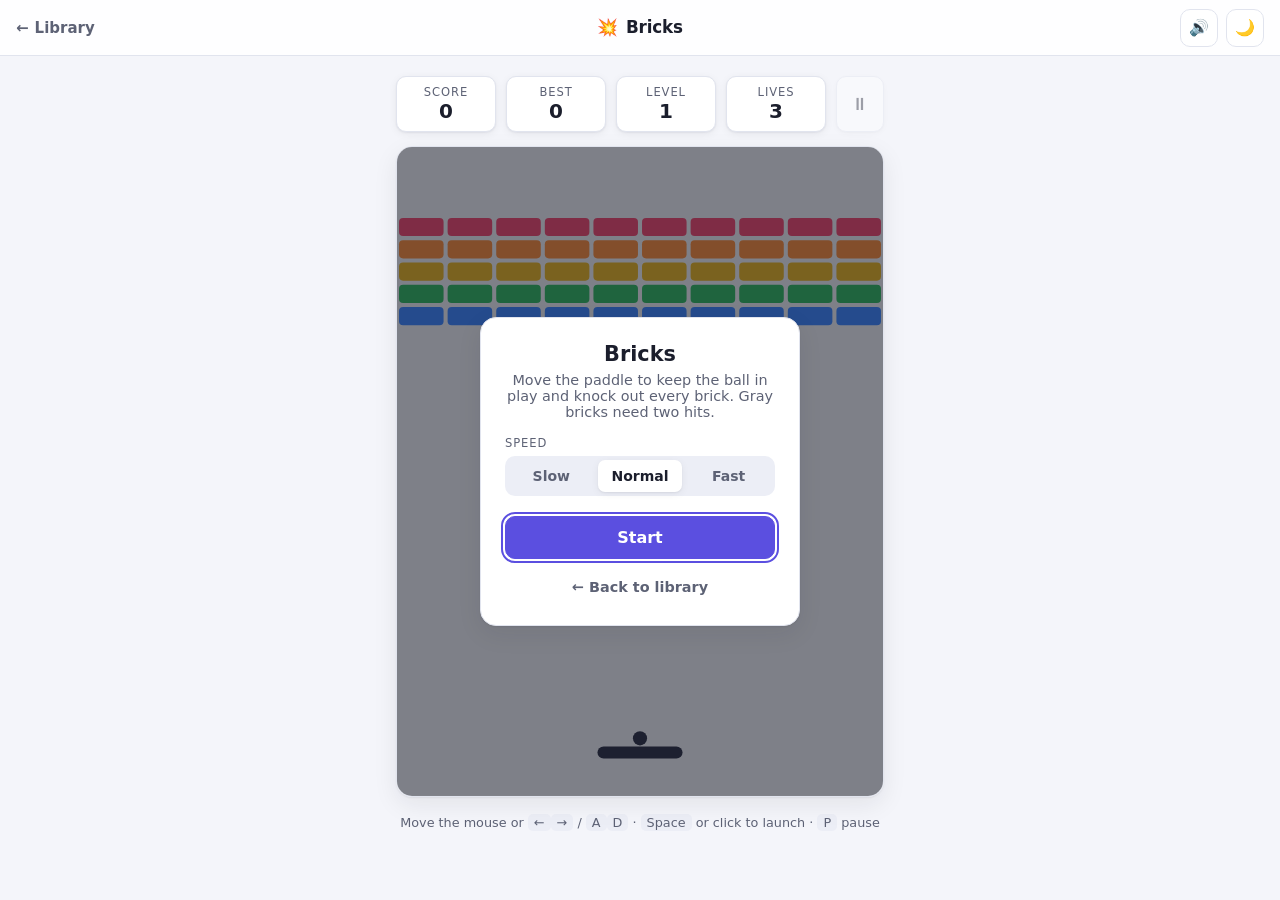
<file: games/bricks/index.html>
<!DOCTYPE html>
<html lang="en">
<head>
  <meta charset="UTF-8">
  <meta name="viewport" content="width=device-width, initial-scale=1.0">
  <title>Bricks</title>
  <link rel="stylesheet" href="../../shared/theme.css">
  <script src="../../games.js"></script>
  <script src="../../shared/layout.js" data-game="bricks"></script>
  <style>
    :root {
      --board: #eef0f5;
      --paddle: #2b2f45;
      --ball: #2b2f45;
      --brick-1: #ef476f;
      --brick-2: #f78c3b;
      --brick-3: #e6b422;
      --brick-4: #2fb861;
      --brick-5: #3a86ff;
      --brick-6: #8338ec;
      --brick-tough: #6c7289;
    }

    :root[data-theme="dark"] {
      --board: #161a22;
      --paddle: #e9ebf3;
      --ball: #ffffff;
      --brick-1: #ff6b8b;
      --brick-2: #ffa552;
      --brick-3: #ffd84d;
      --brick-4: #5cd97a;
      --brick-5: #6ba4ff;
      --brick-6: #b57cff;
      --brick-tough: #9aa0b4;
    }

    * { box-sizing: border-box; }

    body {
      min-height: 100vh;
      display: flex;
      flex-direction: column;
    }

    .app {
      width: min(520px, 100%);
      margin: 0 auto;
      padding: 20px 16px 32px;
      display: flex;
      flex-direction: column;
      gap: 14px;
    }

    .hud {
      display: flex;
      align-items: center;
      gap: 10px;
    }

    .stat {
      flex: 1;
      display: flex;
      flex-direction: column;
      align-items: center;
      padding: 8px 10px;
      background: var(--gl-surface);
      border: 1px solid var(--gl-border);
      border-radius: var(--gl-radius-sm);
      box-shadow: var(--gl-shadow-sm);
    }

    .stat span, .option-label {
      font-size: 0.72rem;
      text-transform: uppercase;
      letter-spacing: 0.08em;
      color: var(--gl-muted);
    }

    .stat strong {
      font-size: 1.25rem;
      font-variant-numeric: tabular-nums;
    }

    .icon-btn {
      width: 48px;
      align-self: stretch;
      border: 1px solid var(--gl-border);
      border-radius: var(--gl-radius-sm);
      background: var(--gl-surface);
      color: var(--gl-fg);
      font: inherit;
      font-size: 1.1rem;
      cursor: pointer;
      box-shadow: var(--gl-shadow-sm);
    }

    .icon-btn:hover:not(:disabled) { background: var(--gl-surface-2); }
    .icon-btn:disabled { opacity: 0.4; cursor: not-allowed; }

    .stage {
      position: relative;
      align-self: center;
      width: min(100%, calc((100dvh - var(--gl-bar-height) - 150px) * 0.75));
      min-width: 280px;
      aspect-ratio: 3 / 4;
      border-radius: var(--gl-radius);
      overflow: hidden;
      border: 1px solid var(--gl-border);
      box-shadow: var(--gl-shadow);
      touch-action: none;
      cursor: none;
    }

    canvas {
      display: block;
      width: 100%;
      height: 100%;
    }

    .overlay {
      position: absolute;
      inset: 0;
      display: flex;
      align-items: center;
      justify-content: center;
      padding: 16px;
      background: var(--gl-overlay);
      cursor: default;
    }

    .overlay[hidden] { display: none; }

    .card {
      width: min(320px, 100%);
      padding: 24px;
      text-align: center;
      background: var(--gl-surface);
      border: 1px solid var(--gl-border);
      border-radius: var(--gl-radius);
      box-shadow: var(--gl-shadow);
    }

    .card h2 {
      margin: 0 0 6px;
      font-size: 1.3rem;
    }

    .card p {
      margin: 0 0 16px;
      color: var(--gl-muted);
      font-size: 0.9rem;
    }

    .option {
      margin-bottom: 14px;
      text-align: left;
    }

    .option-label {
      display: block;
      margin-bottom: 6px;
    }

    .segmented {
      display: flex;
      gap: 4px;
      padding: 4px;
      background: var(--gl-surface-2);
      border-radius: var(--gl-radius-sm);
    }

    .segmented button {
      flex: 1;
      padding: 8px 6px;
      border: 0;
      border-radius: 7px;
      background: transparent;
      color: var(--gl-muted);
      font: inherit;
      font-size: 0.875rem;
      font-weight: 600;
      cursor: pointer;
    }

    .segmented button[aria-pressed="true"] {
      background: var(--gl-surface);
      color: var(--gl-fg);
      box-shadow: var(--gl-shadow-sm);
    }

    .btn {
      width: 100%;
      margin-top: 6px;
      padding: 11px 18px;
      border: 1px solid var(--gl-border);
      border-radius: var(--gl-radius-sm);
      background: var(--gl-surface);
      color: var(--gl-fg);
      font: inherit;
      font-weight: 700;
      cursor: pointer;
    }

    .btn:hover { background: var(--gl-surface-2); }

    .btn.primary {
      border-color: var(--gl-accent);
      background: var(--gl-accent);
      color: var(--gl-accent-fg);
    }

    .btn.primary:hover { background: var(--gl-accent-hover); }

    .btn:focus-visible, .segmented button:focus-visible, .icon-btn:focus-visible {
      outline: 2px solid var(--gl-accent);
      outline-offset: 2px;
    }

    .final-score {
      margin: 4px 0 2px;
      font-size: 2.6rem;
      font-weight: 800;
      font-variant-numeric: tabular-nums;
    }

    .new-best { color: var(--gl-success); font-weight: 700; }

    .hint {
      margin: 0;
      text-align: center;
      font-size: 0.8rem;
      line-height: 1.9;
      color: var(--gl-muted);
    }

    kbd {
      padding: 1px 6px;
      border-radius: 5px;
      background: var(--gl-surface-2);
      font-family: inherit;
    }

    @media (pointer: coarse) {
      .hint { display: none; }
    }
  </style>
</head>
<body>
  <button id="sound-btn" title="Sound" aria-label="Mute sound" data-gl-action>🔊</button>

  <main class="app">
    <div class="hud">
      <div class="stat"><span>Score</span><strong id="score">0</strong></div>
      <div class="stat"><span>Best</span><strong id="best">0</strong></div>
      <div class="stat"><span>Level</span><strong id="level">1</strong></div>
      <div class="stat"><span>Lives</span><strong id="lives">3</strong></div>
      <button class="icon-btn" id="pause-btn" aria-label="Pause" title="Pause (P)" disabled>⏸</button>
    </div>

    <div class="stage" id="stage">
      <canvas id="board" role="img" aria-label="Bricks playing field"></canvas>

      <div class="overlay" id="start-screen">
        <div class="card">
          <h2>Bricks</h2>
          <p>Move the paddle to keep the ball in play and knock out every brick. Gray bricks need two hits.</p>
          <div class="option">
            <span class="option-label" id="speed-label">Speed</span>
            <div class="segmented" id="speed" role="group" aria-labelledby="speed-label">
              <button type="button" data-value="slow">Slow</button>
              <button type="button" data-value="normal">Normal</button>
              <button type="button" data-value="fast">Fast</button>
            </div>
          </div>
          <button class="btn primary" id="start-btn">Start</button>
          <a class="gl-back-link" href="../../index.html">← Back to library</a>
        </div>
      </div>

      <div class="overlay" id="pause-screen" hidden>
        <div class="card">
          <h2>Paused</h2>
          <p>Press P or tap Resume.</p>
          <button class="btn primary" id="resume-btn">Resume</button>
          <button class="btn" id="quit-btn">Quit to menu</button>
        </div>
      </div>

      <div class="overlay" id="over-screen" hidden>
        <div class="card">
          <h2>Game over</h2>
          <div class="final-score" id="final-score">0</div>
          <p id="over-detail"></p>
          <button class="btn primary" id="again-btn">Play again</button>
          <button class="btn" id="menu-btn">Change speed</button>
        </div>
      </div>
    </div>

    <p class="hint">
      Move the mouse or <kbd>←</kbd><kbd>→</kbd> / <kbd>A</kbd><kbd>D</kbd> · <kbd>Space</kbd> or click to launch · <kbd>P</kbd> pause
    </p>
  </main>

  <script>
  (function () {
    const W = 480;
    const H = 640;
    const COLS = 10;
    const BRICK_W = 44;
    const BRICK_H = 18;
    const BRICK_GAP = 4;
    const BRICK_TOP = 70;
    const BRICK_LEFT = (W - (COLS * BRICK_W + (COLS - 1) * BRICK_GAP)) / 2;
    const PADDLE_W = 84;
    const PADDLE_H = 12;
    const PADDLE_Y = H - 48;
    const PADDLE_SPEED = 520;
    const BALL_R = 7;
    const MAX_BOUNCE = (60 * Math.PI) / 180;
    const SPEEDS = { slow: 300, normal: 380, fast: 470 };
    const SPEED_UP_PER_LEVEL = 0.06;
    const MAX_SPEED_FACTOR = 1.6;
    const ROW_COLORS = ["--brick-1", "--brick-2", "--brick-3", "--brick-4", "--brick-5", "--brick-6"];

    // Level layouts: one string per row, "." empty, "1" normal brick, "2" tough brick
    const LEVELS = [
      [
        "1111111111",
        "1111111111",
        "1111111111",
        "1111111111",
        "1111111111",
      ],
      [
        "..111111..",
        ".11222211.",
        "1112..2111",
        "1112..2111",
        ".11222211.",
        "..111111..",
      ],
      [
        "1.1.1.1.1.",
        ".1.1.1.1.1",
        "2222222222",
        "1.1.1.1.1.",
        ".1.1.1.1.1",
        "2222222222",
      ],
      [
        "2........2",
        "12......21",
        "112....211",
        "1112..2111",
        "1111221111",
        "1111111111",
      ],
      [
        "2222222222",
        "2111111112",
        "2122222212",
        "2121111212",
        "2122222212",
        "2111111112",
      ],
    ];

    const $ = (id) => document.getElementById(id);
    const canvas = $("board");
    const ctx = canvas.getContext("2d");
    const stage = $("stage");
    const startScreen = $("start-screen");
    const pauseScreen = $("pause-screen");
    const overScreen = $("over-screen");
    const pauseBtn = $("pause-btn");
    const soundBtn = $("sound-btn");

    function load(key, fallback) {
      try {
        const raw = localStorage.getItem(key);
        return raw === null ? fallback : JSON.parse(raw);
      } catch {
        return fallback;
      }
    }

    function save(key, value) {
      try { localStorage.setItem(key, JSON.stringify(value)); } catch {}
    }

    const settings = Object.assign({ speed: "normal", sound: true }, load("bricks.settings", {}));
    const best = load("bricks.best", {});

    let bricks, paddleX, ball, score, lives, levelIndex, baseSpeed;
    let keys = { left: false, right: false };
    let pointerX = null;
    let status = "menu"; // menu | serving | playing | paused | over
    let pausedFrom = "playing";
    let lastTime = 0;
    let colors = {};

    function readColors() {
      const css = getComputedStyle(document.documentElement);
      for (const name of ["--board", "--paddle", "--ball", "--brick-tough", "--gl-muted", ...ROW_COLORS]) {
        colors[name] = css.getPropertyValue(name).trim();
      }
    }

    function resize() {
      const rect = canvas.getBoundingClientRect();
      const dpr = window.devicePixelRatio || 1;
      canvas.width = Math.round(rect.width * dpr);
      canvas.height = Math.round(rect.height * dpr);
      draw();
    }

    function buildLevel(index) {
      const layout = LEVELS[index % LEVELS.length];
      bricks = [];
      layout.forEach((row, r) => {
        [...row].forEach((ch, c) => {
          if (ch === ".") return;
          bricks.push({
            x: BRICK_LEFT + c * (BRICK_W + BRICK_GAP),
            y: BRICK_TOP + r * (BRICK_H + BRICK_GAP),
            hits: Number(ch),
            row: r,
          });
        });
      });
    }

    function ballSpeed() {
      return baseSpeed * Math.min(MAX_SPEED_FACTOR, 1 + levelIndex * SPEED_UP_PER_LEVEL);
    }

    function serve() {
      ball = { x: paddleX, y: PADDLE_Y - BALL_R - 1, vx: 0, vy: 0 };
      status = "serving";
    }

    function launch() {
      if (status !== "serving") return;
      const angle = (Math.random() * 0.6 - 0.3);
      const speed = ballSpeed();
      ball.vx = Math.sin(angle) * speed;
      ball.vy = -Math.cos(angle) * speed;
      status = "playing";
    }

    function bestKey() {
      return settings.speed;
    }

    function updateHud() {
      $("score").textContent = score;
      $("best").textContent = Math.max(best[bestKey()] || 0, score);
      $("level").textContent = levelIndex + 1;
      $("lives").textContent = lives;
    }

    function start() {
      baseSpeed = SPEEDS[settings.speed];
      score = 0;
      lives = 3;
      levelIndex = 0;
      paddleX = W / 2;
      buildLevel(levelIndex);
      serve();
      startScreen.hidden = true;
      overScreen.hidden = true;
      pauseScreen.hidden = true;
      pauseBtn.disabled = false;
      updateHud();
      lastTime = performance.now();
      requestAnimationFrame(loop);
    }

    function pause() {
      if (status !== "playing" && status !== "serving") return;
      pausedFrom = status;
      status = "paused";
      pauseScreen.hidden = false;
      $("resume-btn").focus();
    }

    function resume() {
      if (status !== "paused") return;
      status = pausedFrom;
      pauseScreen.hidden = true;
      lastTime = performance.now();
      requestAnimationFrame(loop);
    }

    function toMenu() {
      status = "menu";
      pauseScreen.hidden = true;
      overScreen.hidden = true;
      startScreen.hidden = false;
      pauseBtn.disabled = true;
      renderSpeed();
      reset();
      $("start-btn").focus();
    }

    function gameOver() {
      status = "over";
      pauseBtn.disabled = true;
      const prev = best[bestKey()] || 0;
      const isBest = score > prev;
      if (isBest) {
        best[bestKey()] = score;
        save("bricks.best", best);
      }
      $("final-score").textContent = score;
      $("over-detail").innerHTML = isBest && score > 0
        ? `<span class="new-best">New best!</span> Reached level ${levelIndex + 1}.`
        : `Reached level ${levelIndex + 1}. Best: ${prev}`;
      overScreen.hidden = false;
      $("again-btn").focus();
      beep(140, 0.4);
    }

    function movePaddle(dt) {
      if (pointerX !== null) {
        paddleX = pointerX;
      } else {
        const dir = (keys.right ? 1 : 0) - (keys.left ? 1 : 0);
        paddleX += dir * PADDLE_SPEED * dt;
      }
      paddleX = Math.max(PADDLE_W / 2, Math.min(W - PADDLE_W / 2, paddleX));
      if (status === "serving") ball.x = paddleX;
    }

    // Circle vs rectangle: returns the axis to reflect on, or null.
    function hitRect(rx, ry, rw, rh) {
      const cx = Math.max(rx, Math.min(ball.x, rx + rw));
      const cy = Math.max(ry, Math.min(ball.y, ry + rh));
      const dx = ball.x - cx;
      const dy = ball.y - cy;
      if (dx * dx + dy * dy > BALL_R * BALL_R) return null;
      // Decide by how deep the ball is on each axis
      const overlapX = Math.min(ball.x + BALL_R - rx, rx + rw - (ball.x - BALL_R));
      const overlapY = Math.min(ball.y + BALL_R - ry, ry + rh - (ball.y - BALL_R));
      return overlapX < overlapY ? "x" : "y";
    }

    function step(dt) {
      ball.x += ball.vx * dt;
      ball.y += ball.vy * dt;

      if (ball.x < BALL_R) { ball.x = BALL_R; ball.vx = Math.abs(ball.vx); beep(520, 0.03); }
      if (ball.x > W - BALL_R) { ball.x = W - BALL_R; ball.vx = -Math.abs(ball.vx); beep(520, 0.03); }
      if (ball.y < BALL_R) { ball.y = BALL_R; ball.vy = Math.abs(ball.vy); beep(520, 0.03); }

      // Paddle: bounce angle depends on where the ball lands
      if (ball.vy > 0 && hitRect(paddleX - PADDLE_W / 2, PADDLE_Y, PADDLE_W, PADDLE_H)) {
        const offset = Math.max(-1, Math.min(1, (ball.x - paddleX) / (PADDLE_W / 2)));
        const angle = offset * MAX_BOUNCE;
        const speed = Math.hypot(ball.vx, ball.vy);
        ball.vx = Math.sin(angle) * speed;
        ball.vy = -Math.cos(angle) * speed;
        ball.y = PADDLE_Y - BALL_R;
        beep(330, 0.05);
      }

      for (let i = 0; i < bricks.length; i++) {
        const b = bricks[i];
        const axis = hitRect(b.x, b.y, BRICK_W, BRICK_H);
        if (!axis) continue;
        if (axis === "x") ball.vx = ball.x < b.x + BRICK_W / 2 ? -Math.abs(ball.vx) : Math.abs(ball.vx);
        else ball.vy = ball.y < b.y + BRICK_H / 2 ? -Math.abs(ball.vy) : Math.abs(ball.vy);
        b.hits--;
        if (b.hits <= 0) {
          bricks.splice(i, 1);
          score += 10 * (levelIndex + 1);
          beep(660 + (6 - b.row) * 40, 0.06);
        } else {
          score += 5;
          beep(240, 0.05);
        }
        updateHud();
        break;
      }

      if (ball.y - BALL_R > H) {
        lives--;
        updateHud();
        if (lives <= 0) {
          gameOver();
        } else {
          beep(180, 0.25);
          serve();
        }
        return;
      }

      if (!bricks.length) {
        levelIndex++;
        score += 100;
        buildLevel(levelIndex);
        beep(880, 0.15);
        serve();
        updateHud();
      }
    }

    function loop(now) {
      if (status !== "playing" && status !== "serving") { draw(); return; }
      const dt = Math.min(0.05, (now - lastTime) / 1000);
      lastTime = now;
      movePaddle(dt);
      if (status === "playing") {
        // Small sub-steps so the ball never skips through a brick
        const steps = Math.ceil((Math.hypot(ball.vx, ball.vy) * dt) / (BALL_R / 2));
        for (let i = 0; i < steps && status === "playing"; i++) step(dt / steps);
      }
      draw();
      requestAnimationFrame(loop);
    }

    function roundRect(x, y, w, h, r) {
      ctx.beginPath();
      ctx.moveTo(x + r, y);
      ctx.arcTo(x + w, y, x + w, y + h, r);
      ctx.arcTo(x + w, y + h, x, y + h, r);
      ctx.arcTo(x, y + h, x, y, r);
      ctx.arcTo(x, y, x + w, y, r);
      ctx.closePath();
    }

    function draw() {
      const scale = canvas.width / W;
      ctx.setTransform(scale, 0, 0, scale, 0, 0);
      ctx.fillStyle = colors["--board"];
      ctx.fillRect(0, 0, W, H);
      if (!bricks) return;

      for (const b of bricks) {
        ctx.fillStyle = b.hits > 1 ? colors["--brick-tough"] : colors[ROW_COLORS[b.row % ROW_COLORS.length]];
        roundRect(b.x, b.y, BRICK_W, BRICK_H, 4);
        ctx.fill();
      }

      ctx.fillStyle = colors["--paddle"];
      roundRect(paddleX - PADDLE_W / 2, PADDLE_Y, PADDLE_W, PADDLE_H, PADDLE_H / 2);
      ctx.fill();

      if (ball) {
        ctx.fillStyle = colors["--ball"];
        ctx.beginPath();
        ctx.arc(ball.x, ball.y, BALL_R, 0, Math.PI * 2);
        ctx.fill();
      }

      if (status === "serving") {
        ctx.fillStyle = colors["--gl-muted"];
        ctx.font = "600 16px system-ui, sans-serif";
        ctx.textAlign = "center";
        ctx.fillText("Click, tap or press Space to launch", W / 2, PADDLE_Y - 60);
      }
    }

    function reset() {
      levelIndex = 0;
      score = 0;
      lives = 3;
      paddleX = W / 2;
      buildLevel(0);
      ball = { x: paddleX, y: PADDLE_Y - BALL_R - 1, vx: 0, vy: 0 };
      updateHud();
      draw();
    }

    let audio;
    function beep(freq, duration) {
      if (!settings.sound) return;
      try {
        audio = audio || new (window.AudioContext || window.webkitAudioContext)();
        const osc = audio.createOscillator();
        const gain = audio.createGain();
        osc.type = "square";
        osc.frequency.value = freq;
        gain.gain.setValueAtTime(0.05, audio.currentTime);
        gain.gain.exponentialRampToValueAtTime(0.0001, audio.currentTime + duration);
        osc.connect(gain).connect(audio.destination);
        osc.start();
        osc.stop(audio.currentTime + duration);
      } catch {}
    }

    function renderSound() {
      soundBtn.textContent = settings.sound ? "🔊" : "🔈";
      soundBtn.setAttribute("aria-label", settings.sound ? "Mute sound" : "Unmute sound");
    }

    const speedGroup = $("speed");
    const renderSpeed = () => speedGroup.querySelectorAll("button").forEach((b) =>
      b.setAttribute("aria-pressed", b.dataset.value === settings.speed));
    speedGroup.addEventListener("click", (e) => {
      const btn = e.target.closest("button");
      if (!btn) return;
      settings.speed = btn.dataset.value;
      save("bricks.settings", settings);
      renderSpeed();
      updateHud();
    });

    $("start-btn").addEventListener("click", start);
    $("again-btn").addEventListener("click", start);
    $("menu-btn").addEventListener("click", toMenu);
    $("resume-btn").addEventListener("click", resume);
    $("quit-btn").addEventListener("click", toMenu);
    pauseBtn.addEventListener("click", () => (status === "paused" ? resume() : pause()));
    soundBtn.addEventListener("click", () => {
      settings.sound = !settings.sound;
      save("bricks.settings", settings);
      renderSound();
    });

    const KEYS = { ArrowLeft: "left", KeyA: "left", ArrowRight: "right", KeyD: "right" };
    document.addEventListener("keydown", (e) => {
      const dir = KEYS[e.code];
      if (dir) {
        if (status !== "playing" && status !== "serving") return;
        e.preventDefault();
        keys[dir] = true;
        pointerX = null;
      } else if (e.code === "Space") {
        if (status === "serving") { e.preventDefault(); launch(); }
      } else if (e.code === "KeyP") {
        if (status === "paused") resume();
        else pause();
      } else if (e.code === "Escape") {
        pause();
      }
    });
    document.addEventListener("keyup", (e) => { if (KEYS[e.code]) keys[KEYS[e.code]] = false; });
    window.addEventListener("blur", () => { keys = { left: false, right: false }; });

    function toGameX(clientX) {
      const rect = canvas.getBoundingClientRect();
      return ((clientX - rect.left) / rect.width) * W;
    }

    stage.addEventListener("pointermove", (e) => {
      if (status !== "playing" && status !== "serving") return;
      pointerX = toGameX(e.clientX);
    });
    stage.addEventListener("pointerdown", (e) => {
      if (status !== "playing" && status !== "serving") return;
      if (e.target !== canvas) return;
      pointerX = toGameX(e.clientX);
      if (e.pointerType !== "mouse") stage.setPointerCapture(e.pointerId);
      launch();
    });

    document.addEventListener("visibilitychange", () => { if (document.hidden) pause(); });
    window.addEventListener("gl-themechange", () => { readColors(); draw(); });
    window.addEventListener("resize", resize);

    readColors();
    renderSound();
    renderSpeed();
    reset();
    resize();
    $("start-btn").focus();
  })();
  </script>
</body>
</html>
</file>
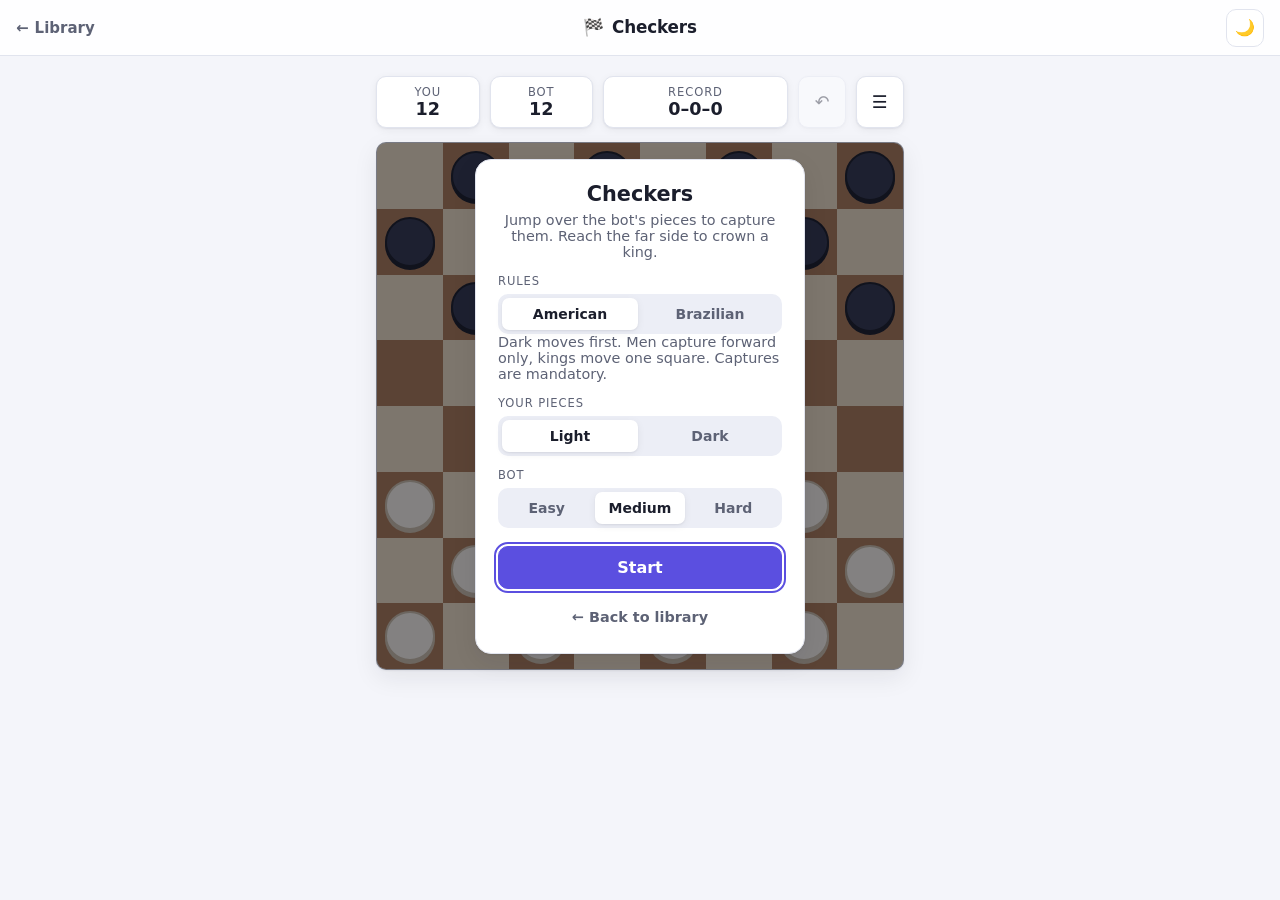
<file: games/checkers/index.html>
<!DOCTYPE html>
<html lang="en">
<head>
  <meta charset="UTF-8">
  <meta name="viewport" content="width=device-width, initial-scale=1.0">
  <title>Checkers</title>
  <link rel="stylesheet" href="../../shared/theme.css">
  <script src="../../games.js"></script>
  <script src="../../shared/layout.js" data-game="checkers"></script>
  <style>
    :root {
      --sq-light: #ecdcc0;
      --sq-dark: #a8754f;
      --sq-highlight: rgba(91, 79, 224, 0.45);
      --sq-last: rgba(242, 194, 48, 0.45);
      --piece-light: #f7f2e8;
      --piece-light-edge: #c9bca5;
      --piece-dark: #2b2f45;
      --piece-dark-edge: #12141f;
      --crown-light: #b07d1a;
      --crown-dark: #f2c230;
    }

    :root[data-theme="dark"] {
      --sq-light: #4a4f66;
      --sq-dark: #2a2e3e;
      --sq-highlight: rgba(139, 128, 255, 0.5);
      --sq-last: rgba(244, 193, 31, 0.3);
      --piece-light: #e9ebf3;
      --piece-light-edge: #9aa0b4;
      --piece-dark: #d43c4c;
      --piece-dark-edge: #8e1f2b;
      --crown-light: #b07d1a;
      --crown-dark: #ffe38a;
    }

    * { box-sizing: border-box; }

    body {
      min-height: 100vh;
      display: flex;
      flex-direction: column;
    }

    .app {
      width: min(560px, 100%);
      margin: 0 auto;
      padding: 20px 16px 32px;
      display: flex;
      flex-direction: column;
      gap: 14px;
    }

    .hud {
      display: flex;
      align-items: center;
      gap: 10px;
    }

    .stat {
      flex: 1;
      display: flex;
      flex-direction: column;
      align-items: center;
      padding: 8px 10px;
      background: var(--gl-surface);
      border: 1px solid var(--gl-border);
      border-radius: var(--gl-radius-sm);
      box-shadow: var(--gl-shadow-sm);
    }

    .stat span, .option-label {
      font-size: 0.72rem;
      text-transform: uppercase;
      letter-spacing: 0.08em;
      color: var(--gl-muted);
    }

    .stat strong {
      font-size: 1.1rem;
      font-variant-numeric: tabular-nums;
    }

    .stat.wide { flex: 2; }

    .icon-btn {
      width: 48px;
      align-self: stretch;
      border: 1px solid var(--gl-border);
      border-radius: var(--gl-radius-sm);
      background: var(--gl-surface);
      color: var(--gl-fg);
      font: inherit;
      font-size: 1.1rem;
      cursor: pointer;
      box-shadow: var(--gl-shadow-sm);
    }

    .icon-btn:hover:not(:disabled) { background: var(--gl-surface-2); }
    .icon-btn:disabled { opacity: 0.4; cursor: not-allowed; }

    .stage {
      position: relative;
      align-self: center;
      width: min(100%, calc(100dvh - var(--gl-bar-height) - 170px));
      min-width: 280px;
      aspect-ratio: 1;
    }

    .board {
      display: grid;
      grid-template-columns: repeat(8, 1fr);
      grid-template-rows: repeat(8, 1fr);
      width: 100%;
      height: 100%;
      border-radius: var(--gl-radius-sm);
      overflow: hidden;
      border: 1px solid var(--gl-border);
      box-shadow: var(--gl-shadow);
    }

    .sq {
      position: relative;
      display: flex;
      align-items: center;
      justify-content: center;
      padding: 0;
      border: 0;
      background: var(--sq-light);
    }

    .sq.dark { background: var(--sq-dark); cursor: pointer; }
    .sq.last::before { content: ""; position: absolute; inset: 0; background: var(--sq-last); }
    .sq.selected::before { content: ""; position: absolute; inset: 0; background: var(--sq-highlight); }

    .sq.target::after {
      content: "";
      position: absolute;
      width: 30%;
      height: 30%;
      border-radius: 50%;
      background: var(--sq-highlight);
    }

    .sq.movable .piece { box-shadow: 0 0 0 3px var(--gl-accent), 0 3px 0 var(--edge); }

    .sq:focus-visible { outline: 3px solid var(--gl-accent); outline-offset: -3px; z-index: 1; }

    .piece {
      --edge: var(--piece-light-edge);
      position: relative;
      width: 76%;
      height: 76%;
      display: flex;
      align-items: center;
      justify-content: center;
      border-radius: 50%;
      background: var(--piece-light);
      box-shadow: 0 3px 0 var(--edge);
      border: 2px solid var(--edge);
      font-size: clamp(0.9rem, 4.5vw, 1.6rem);
      line-height: 1;
      color: var(--crown-light);
      transition: opacity 0.15s;
    }

    .piece.dark {
      --edge: var(--piece-dark-edge);
      background: var(--piece-dark);
      color: var(--crown-dark);
    }

    .piece.taken { opacity: 0.35; }

    .overlay {
      position: absolute;
      inset: 0;
      display: flex;
      align-items: center;
      justify-content: center;
      padding: 16px;
      background: var(--gl-overlay);
      border-radius: var(--gl-radius-sm);
      z-index: 2;
    }

    .overlay[hidden] { display: none; }

    .card {
      width: min(330px, 100%);
      max-height: 100%;
      overflow: auto;
      padding: 22px;
      text-align: center;
      background: var(--gl-surface);
      border: 1px solid var(--gl-border);
      border-radius: var(--gl-radius);
      box-shadow: var(--gl-shadow);
    }

    .card h2 {
      margin: 0 0 6px;
      font-size: 1.3rem;
    }

    .card p {
      margin: 0 0 14px;
      color: var(--gl-muted);
      font-size: 0.9rem;
    }

    .option {
      margin-bottom: 12px;
      text-align: left;
    }

    .option-label {
      display: block;
      margin-bottom: 6px;
    }

    .option-note {
      margin: 6px 0 0;
      font-size: 0.8rem;
      color: var(--gl-muted);
    }

    .segmented {
      display: flex;
      gap: 4px;
      padding: 4px;
      background: var(--gl-surface-2);
      border-radius: var(--gl-radius-sm);
    }

    .segmented button {
      flex: 1;
      padding: 8px 6px;
      border: 0;
      border-radius: 7px;
      background: transparent;
      color: var(--gl-muted);
      font: inherit;
      font-size: 0.875rem;
      font-weight: 600;
      cursor: pointer;
    }

    .segmented button[aria-pressed="true"] {
      background: var(--gl-surface);
      color: var(--gl-fg);
      box-shadow: var(--gl-shadow-sm);
    }

    .btn {
      width: 100%;
      margin-top: 6px;
      padding: 11px 18px;
      border: 1px solid var(--gl-border);
      border-radius: var(--gl-radius-sm);
      background: var(--gl-surface);
      color: var(--gl-fg);
      font: inherit;
      font-weight: 700;
      cursor: pointer;
    }

    .btn:hover { background: var(--gl-surface-2); }

    .btn.primary {
      border-color: var(--gl-accent);
      background: var(--gl-accent);
      color: var(--gl-accent-fg);
    }

    .btn.primary:hover { background: var(--gl-accent-hover); }

    .btn:focus-visible, .segmented button:focus-visible, .icon-btn:focus-visible {
      outline: 2px solid var(--gl-accent);
      outline-offset: 2px;
    }

    .status {
      margin: 0;
      min-height: 1.4em;
      text-align: center;
      font-weight: 600;
    }

    .new-best { color: var(--gl-success); font-weight: 700; }
  </style>
</head>
<body>
  <main class="app">
    <div class="hud">
      <div class="stat"><span>You</span><strong id="my-count">12</strong></div>
      <div class="stat"><span>Bot</span><strong id="bot-count">12</strong></div>
      <div class="stat wide"><span>Record</span><strong id="record">0–0–0</strong></div>
      <button class="icon-btn" id="undo-btn" aria-label="Undo move" title="Undo move" disabled>↶</button>
      <button class="icon-btn" id="menu-btn" aria-label="New game" title="New game">☰</button>
    </div>

    <div class="stage">
      <div class="board" id="board" role="grid" aria-label="Checkers board"></div>

      <div class="overlay" id="start-screen">
        <div class="card">
          <h2>Checkers</h2>
          <p>Jump over the bot's pieces to capture them. Reach the far side to crown a king.</p>
          <div class="option">
            <span class="option-label" id="rules-label">Rules</span>
            <div class="segmented" id="rules" role="group" aria-labelledby="rules-label">
              <button type="button" data-value="american">American</button>
              <button type="button" data-value="brazilian">Brazilian</button>
            </div>
            <p class="option-note" id="rules-note"></p>
          </div>
          <div class="option">
            <span class="option-label" id="side-label">Your pieces</span>
            <div class="segmented" id="side" role="group" aria-labelledby="side-label">
              <button type="button" data-value="light">Light</button>
              <button type="button" data-value="dark">Dark</button>
            </div>
          </div>
          <div class="option">
            <span class="option-label" id="level-label">Bot</span>
            <div class="segmented" id="level" role="group" aria-labelledby="level-label">
              <button type="button" data-value="easy">Easy</button>
              <button type="button" data-value="medium">Medium</button>
              <button type="button" data-value="hard">Hard</button>
            </div>
          </div>
          <button class="btn primary" id="start-btn">Start</button>
          <button class="btn" id="continue-btn" hidden>Continue</button>
          <a class="gl-back-link" href="../../index.html">← Back to library</a>
        </div>
      </div>

      <div class="overlay" id="over-screen" hidden>
        <div class="card">
          <h2 id="over-title">You win!</h2>
          <p id="over-detail"></p>
          <button class="btn primary" id="again-btn">Play again</button>
          <button class="btn" id="change-btn">Change settings</button>
        </div>
      </div>
    </div>

    <p class="status" id="status" aria-live="polite"></p>
  </main>

  <script>
  (function () {
    const LIGHT = 1;
    const DARK = -1;
    const QUIET_DRAW_PLIES = 50;
    const RULES = {
      american: {
        menCaptureBack: false,
        flyingKings: false,
        maxCapture: false,
        promotionEndsMove: true,
        first: DARK,
        kingValue: 250,
        note: "Dark moves first. Men capture forward only, kings move one square. Captures are mandatory.",
      },
      brazilian: {
        menCaptureBack: true,
        flyingKings: true,
        maxCapture: true,
        promotionEndsMove: false,
        first: LIGHT,
        kingValue: 320,
        note: "Light moves first. Men capture backward too, kings fly along diagonals, and you must take the most pieces possible.",
      },
    };
    const LEVELS = {
      easy: { depth: 2, time: 200, blunder: 0.35 },
      medium: { depth: 4, time: 400, blunder: 0 },
      hard: { depth: 12, time: 900, blunder: 0 },
    };
    const DIRS = [[-1, -1], [-1, 1], [1, -1], [1, 1]];

    const $ = (id) => document.getElementById(id);
    const boardEl = $("board");
    const statusEl = $("status");
    const startScreen = $("start-screen");
    const overScreen = $("over-screen");
    const undoBtn = $("undo-btn");

    function load(key, fallback) {
      try {
        const raw = localStorage.getItem(key);
        return raw === null ? fallback : JSON.parse(raw);
      } catch {
        return fallback;
      }
    }

    function save(key, value) {
      try { localStorage.setItem(key, JSON.stringify(value)); } catch {}
    }

    const settings = Object.assign({ rules: "american", side: "light", level: "medium" }, load("checkers.settings", {}));
    const record = Object.assign({ wins: 0, losses: 0, draws: 0 }, load("checkers.record", {}));

    let rules, me, bottom, board, turn, quiet, history, moves, selected, partial, lastMove, botTimer;
    let status = "menu"; // menu | playing | over

    // Board: 64 cells, sign is the color (LIGHT / DARK), magnitude 1 = man, 2 = king.
    const rowOf = (i) => i >> 3;
    const colOf = (i) => i & 7;
    const at = (r, c) => (r < 0 || r > 7 || c < 0 || c > 7 ? -1 : r * 8 + c);
    const forward = (color) => (color === bottom ? -1 : 1);
    const lastRow = (color) => (color === bottom ? 0 : 7);

    function initialBoard() {
      const b = new Array(64).fill(0);
      for (let r = 0; r < 8; r++) {
        for (let c = 0; c < 8; c++) {
          if ((r + c) % 2 === 0) continue;
          if (r < 3) b[r * 8 + c] = -bottom;
          else if (r > 4) b[r * 8 + c] = bottom;
        }
      }
      return b;
    }

    function capturesFrom(b, from, out) {
      const piece = b[from];
      const color = Math.sign(piece);
      b[from] = 0;

      function dfs(pos, path, caps, king) {
        let extended = false;
        for (const [dr, dc] of DIRS) {
          if (!king && !rules.menCaptureBack && dr !== forward(color)) continue;
          let r = rowOf(pos) + dr;
          let c = colOf(pos) + dc;
          if (king && rules.flyingKings) {
            while (at(r, c) !== -1 && b[at(r, c)] === 0) { r += dr; c += dc; }
          }
          const mid = at(r, c);
          if (mid === -1 || Math.sign(b[mid]) !== -color || caps.includes(mid)) continue;
          r += dr;
          c += dc;
          while (at(r, c) !== -1 && b[at(r, c)] === 0) {
            const land = at(r, c);
            extended = true;
            const nextPath = path.concat(land);
            const nextCaps = caps.concat(mid);
            if (!king && rules.promotionEndsMove && rowOf(land) === lastRow(color)) {
              out.push({ from, path: nextPath, caps: nextCaps });
            } else {
              dfs(land, nextPath, nextCaps, king);
            }
            if (!(king && rules.flyingKings)) break;
            r += dr;
            c += dc;
          }
        }
        if (!extended && caps.length) out.push({ from, path, caps });
      }

      dfs(from, [], [], Math.abs(piece) === 2);
      b[from] = piece;
    }

    function generateMoves(b, color) {
      const caps = [];
      for (let i = 0; i < 64; i++) if (Math.sign(b[i]) === color) capturesFrom(b, i, caps);
      if (caps.length) {
        if (!rules.maxCapture) return caps;
        const most = Math.max(...caps.map((m) => m.caps.length));
        return caps.filter((m) => m.caps.length === most);
      }
      const list = [];
      for (let i = 0; i < 64; i++) {
        if (Math.sign(b[i]) !== color) continue;
        const king = Math.abs(b[i]) === 2;
        for (const [dr, dc] of DIRS) {
          if (!king && dr !== forward(color)) continue;
          let r = rowOf(i) + dr;
          let c = colOf(i) + dc;
          while (at(r, c) !== -1 && b[at(r, c)] === 0) {
            list.push({ from: i, path: [at(r, c)], caps: [] });
            if (!(king && rules.flyingKings)) break;
            r += dr;
            c += dc;
          }
        }
      }
      return list;
    }

    function applyMove(b, move) {
      const next = b.slice();
      const piece = next[move.from];
      const to = move.path[move.path.length - 1];
      next[move.from] = 0;
      for (const c of move.caps) next[c] = 0;
      next[to] = Math.abs(piece) === 1 && rowOf(to) === lastRow(Math.sign(piece)) ? piece * 2 : piece;
      return next;
    }

    // Bot: negamax with alpha-beta and iterative deepening under a time limit
    function evaluate(b, color) {
      let score = 0;
      for (let i = 0; i < 64; i++) {
        const p = b[i];
        if (!p) continue;
        const sign = Math.sign(p) === color ? 1 : -1;
        if (Math.abs(p) === 2) {
          score += sign * rules.kingValue;
        } else {
          const pc = Math.sign(p);
          const advance = pc === bottom ? 7 - rowOf(i) : rowOf(i);
          const back = rowOf(i) === (pc === bottom ? 7 : 0) ? 6 : 0;
          const edge = colOf(i) === 0 || colOf(i) === 7 ? -4 : 0;
          score += sign * (100 + advance * 5 + back + edge);
        }
        const center = 3.5 - Math.max(Math.abs(rowOf(i) - 3.5), Math.abs(colOf(i) - 3.5));
        score += sign * center * 2;
      }
      return score;
    }

    const WIN = 100000;
    let deadline, nodes;

    function negamax(b, color, depth, alpha, beta, ply) {
      if ((++nodes & 1023) === 0 && performance.now() > deadline) throw new Error("timeout");
      const list = generateMoves(b, color);
      if (!list.length) return -WIN + ply;
      // Extend while captures are pending so the bot doesn't stop mid-exchange
      if (depth <= 0 && !list[0].caps.length) return evaluate(b, color);
      if (depth <= -6) return evaluate(b, color);
      list.sort((m1, m2) => m2.caps.length - m1.caps.length);
      let bestScore = -Infinity;
      for (const m of list) {
        const s = -negamax(applyMove(b, m), -color, depth - 1, -beta, -alpha, ply + 1);
        if (s > bestScore) bestScore = s;
        if (s > alpha) alpha = s;
        if (alpha >= beta) break;
      }
      return bestScore;
    }

    function chooseBotMove() {
      const lvl = LEVELS[settings.level];
      const list = generateMoves(board, -me);
      if (list.length === 1) return list[0];
      if (lvl.blunder && Math.random() < lvl.blunder) return list[Math.floor(Math.random() * list.length)];
      deadline = performance.now() + lvl.time;
      nodes = 0;
      let best = list[Math.floor(Math.random() * list.length)];
      let ordered = list.slice();
      for (let depth = 1; depth <= lvl.depth; depth++) {
        try {
          const scored = ordered.map((m) => ({
            m,
            s: -negamax(applyMove(board, m), me, depth - 1, -Infinity, Infinity, 1) + Math.random(),
          }));
          scored.sort((a, b) => b.s - a.s);
          ordered = scored.map((x) => x.m);
          best = ordered[0];
          if (scored[0].s > WIN / 2) break;
        } catch {
          break;
        }
      }
      return best;
    }

    // UI
    const sqEls = [];
    for (let i = 0; i < 64; i++) {
      const el = document.createElement("button");
      el.type = "button";
      el.className = "sq";
      el.dataset.i = i;
      el.setAttribute("role", "gridcell");
      if ((rowOf(i) + colOf(i)) % 2 === 1) el.classList.add("dark");
      else el.tabIndex = -1;
      boardEl.appendChild(el);
      sqEls.push(el);
    }

    const sqName = (i) => `${"abcdefgh"[colOf(i)]}${8 - rowOf(i)}`;
    const colorName = (color) => (color === LIGHT ? "light" : "dark");

    function matchingMoves() {
      if (selected === null) return [];
      return moves.filter((m) => m.from === selected && partial.every((p, k) => m.path[k] === p));
    }

    function render() {
      // While a multi-jump is in progress, show the piece at its current stop and the jumped pieces faded
      const shown = board.slice();
      const taken = new Set();
      if (selected !== null && partial.length) {
        const m = matchingMoves()[0];
        shown[partial[partial.length - 1]] = shown[selected];
        shown[selected] = 0;
        m.caps.slice(0, partial.length).forEach((c) => taken.add(c));
      }
      const candidates = matchingMoves();
      const targets = new Set(candidates.map((m) => m.path[partial.length]));
      const movable = new Set(status === "playing" && turn === me && selected === null ? moves.map((m) => m.from) : []);
      const current = selected !== null && partial.length ? partial[partial.length - 1] : selected;

      for (let i = 0; i < 64; i++) {
        const el = sqEls[i];
        const p = shown[i];
        el.classList.toggle("selected", i === current);
        el.classList.toggle("target", targets.has(i));
        el.classList.toggle("movable", movable.has(i));
        el.classList.toggle("last", !!lastMove && (lastMove.from === i || lastMove.path.includes(i)));
        el.innerHTML = p
          ? `<span class="piece${Math.sign(p) === LIGHT ? "" : " dark"}${taken.has(i) ? " taken" : ""}">${Math.abs(p) === 2 ? "♛" : ""}</span>`
          : "";
        if (el.classList.contains("dark")) {
          const desc = p ? `${colorName(Math.sign(p))} ${Math.abs(p) === 2 ? "king" : "man"}` : "empty";
          el.setAttribute("aria-label", `${sqName(i)}, ${desc}${targets.has(i) ? ", move here" : ""}`);
        }
      }

      const mine = board.filter((p) => Math.sign(p) === me).length;
      const theirs = board.filter((p) => Math.sign(p) === -me).length;
      $("my-count").textContent = mine;
      $("bot-count").textContent = theirs;
      $("record").textContent = `${record.wins}–${record.losses}–${record.draws}`;
      undoBtn.disabled = status !== "playing" || turn !== me || !history.length;

      if (status === "playing") {
        if (turn !== me) statusEl.textContent = "Bot is thinking…";
        else if (moves.length && moves[0].caps.length) statusEl.textContent = "You must capture.";
        else statusEl.textContent = "Your move.";
      }
    }

    function beginTurn() {
      moves = generateMoves(board, turn);
      selected = null;
      partial = [];
      if (!moves.length) {
        finish(turn === me ? "loss" : "win");
        return;
      }
      if (quiet >= QUIET_DRAW_PLIES) {
        finish("draw");
        return;
      }
      render();
      if (turn !== me) {
        botTimer = setTimeout(() => {
          const move = chooseBotMove();
          play(move);
        }, 350);
      }
    }

    function play(move) {
      const piece = board[move.from];
      if (turn === me) history.push({ board, quiet, lastMove });
      quiet = move.caps.length || Math.abs(piece) === 1 ? 0 : quiet + 1;
      board = applyMove(board, move);
      lastMove = move;
      turn = -turn;
      beginTurn();
    }

    function finish(result) {
      status = "over";
      if (result === "win") record.wins++;
      else if (result === "loss") record.losses++;
      else record.draws++;
      save("checkers.record", record);
      render();
      statusEl.textContent = "";
      $("over-title").textContent = result === "win" ? "You win!" : result === "loss" ? "The bot wins" : "Draw";
      $("over-detail").textContent = result === "draw"
        ? `${QUIET_DRAW_PLIES / 2} moves each with no capture and no man moved.`
        : result === "win" ? "The bot has no moves left." : "You have no moves left.";
      setTimeout(() => {
        overScreen.hidden = false;
        $("again-btn").focus();
      }, 600);
    }

    function onSquare(i) {
      if (status !== "playing" || turn !== me) return;
      const candidates = matchingMoves();
      const isTarget = candidates.some((m) => m.path[partial.length] === i);
      if (isTarget) {
        partial.push(i);
        const left = matchingMoves();
        const done = left.find((m) => m.path.length === partial.length);
        if (done) play(done);
        else render();
        return;
      }
      if (partial.length) {
        // Mid-capture: clicking the piece's start square cancels, anything else is ignored
        if (i === selected) { selected = null; partial = []; render(); }
        return;
      }
      if (moves.some((m) => m.from === i)) {
        selected = selected === i ? null : i;
      } else {
        selected = null;
      }
      render();
    }

    boardEl.addEventListener("click", (e) => {
      const sq = e.target.closest(".sq");
      if (sq) onSquare(Number(sq.dataset.i));
    });

    boardEl.addEventListener("keydown", (e) => {
      const sq = e.target.closest(".sq");
      if (!sq) return;
      const i = Number(sq.dataset.i);
      // Arrows stay on dark squares: up/down go to the next row, left/right skip a column
      const r = rowOf(i);
      const c = colOf(i);
      const options = {
        ArrowUp: [at(r - 1, c - 1), at(r - 1, c + 1)],
        ArrowDown: [at(r + 1, c + 1), at(r + 1, c - 1)],
        ArrowLeft: [at(r, c - 2)],
        ArrowRight: [at(r, c + 2)],
      }[e.key];
      if (!options) return;
      e.preventDefault();
      const next = options.find((n) => n !== -1);
      if (next !== undefined) sqEls[next].focus();
    });

    function start() {
      clearTimeout(botTimer);
      rules = RULES[settings.rules];
      me = settings.side === "light" ? LIGHT : DARK;
      bottom = me;
      board = initialBoard();
      turn = rules.first;
      quiet = 0;
      history = [];
      lastMove = null;
      status = "playing";
      startScreen.hidden = true;
      overScreen.hidden = true;
      beginTurn();
      if (turn === me) sqEls[moves[0].from].focus();
    }

    function undo() {
      if (status !== "playing" || turn !== me || !history.length) return;
      const prev = history.pop();
      board = prev.board;
      quiet = prev.quiet;
      lastMove = prev.lastMove;
      beginTurn();
    }

    function toMenu() {
      overScreen.hidden = true;
      startScreen.hidden = false;
      $("continue-btn").hidden = status !== "playing";
      renderOptions();
      $("start-btn").focus();
    }

    function renderOptions() {
      for (const name of ["rules", "side", "level"]) {
        $(name).querySelectorAll("button").forEach((b) =>
          b.setAttribute("aria-pressed", b.dataset.value === settings[name]));
      }
      $("rules-note").textContent = RULES[settings.rules].note;
    }

    for (const name of ["rules", "side", "level"]) {
      $(name).addEventListener("click", (e) => {
        const btn = e.target.closest("button");
        if (!btn) return;
        settings[name] = btn.dataset.value;
        save("checkers.settings", settings);
        renderOptions();
      });
    }

    $("start-btn").addEventListener("click", start);
    $("again-btn").addEventListener("click", start);
    $("change-btn").addEventListener("click", toMenu);
    $("menu-btn").addEventListener("click", toMenu);
    $("continue-btn").addEventListener("click", () => { startScreen.hidden = true; });
    undoBtn.addEventListener("click", undo);

    document.addEventListener("keydown", (e) => {
      if (e.key === "Escape" && status === "playing" && selected !== null) {
        selected = null;
        partial = [];
        render();
      }
    });

    // Show the starting position behind the start screen
    rules = RULES[settings.rules];
    me = settings.side === "light" ? LIGHT : DARK;
    bottom = me;
    board = initialBoard();
    turn = me;
    moves = [];
    history = [];
    selected = null;
    partial = [];
    lastMove = null;
    render();
    renderOptions();
    $("start-btn").focus();
  })();
  </script>
</body>
</html>
</file>
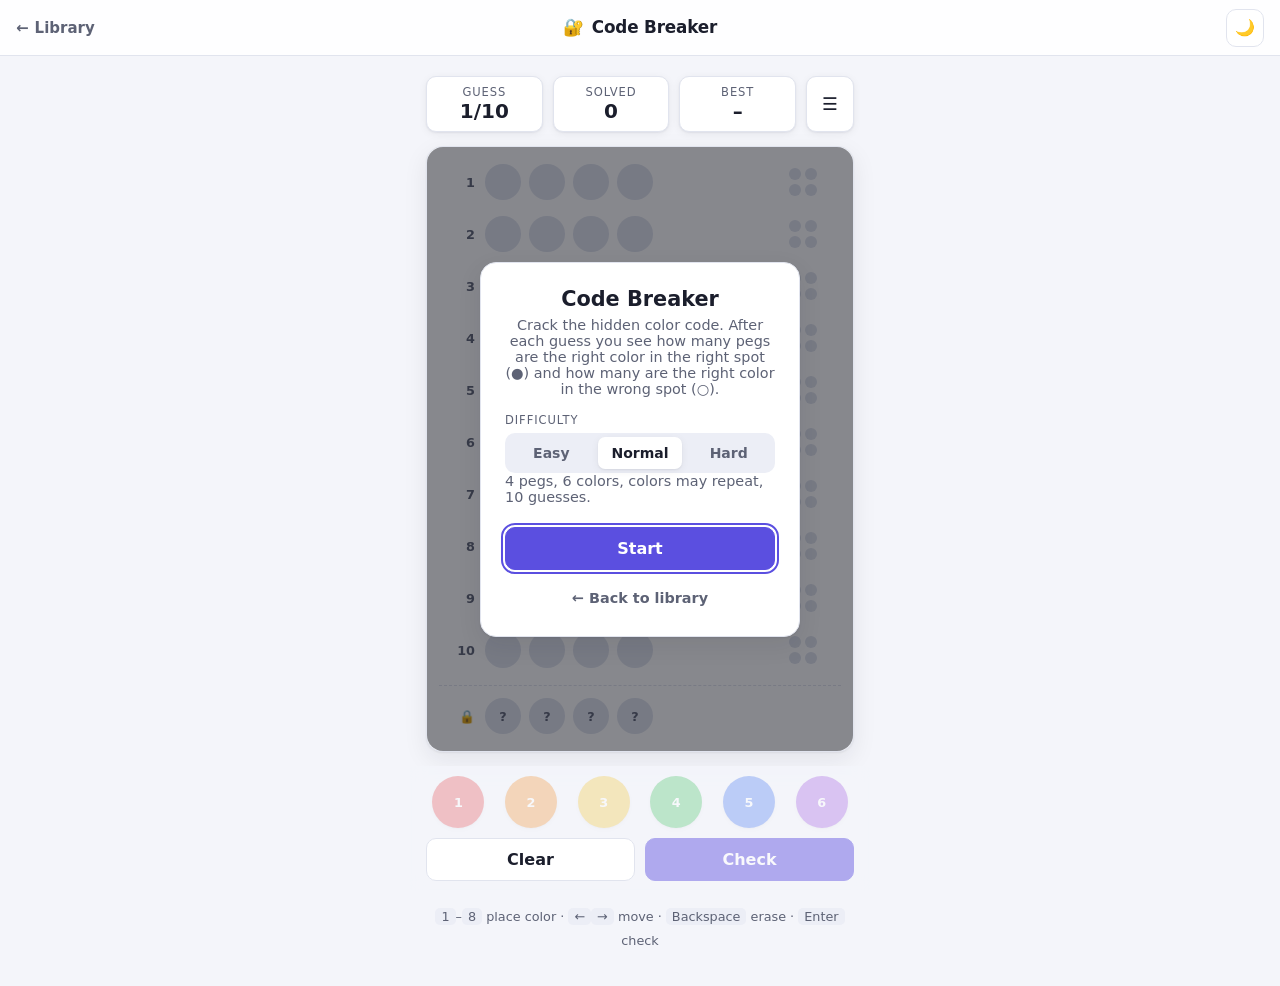
<file: games/code-breaker/index.html>
<!DOCTYPE html>
<html lang="en">
<head>
  <meta charset="UTF-8">
  <meta name="viewport" content="width=device-width, initial-scale=1.0">
  <title>Code Breaker</title>
  <link rel="stylesheet" href="../../shared/theme.css">
  <script src="../../games.js"></script>
  <script src="../../shared/layout.js" data-game="code-breaker"></script>
  <style>
    :root {
      --c1: #e5484d;
      --c2: #f08c2a;
      --c3: #f2c230;
      --c4: #3cbf5c;
      --c5: #3a6ff0;
      --c6: #9b4fe0;
      --c7: #e05fa8;
      --c8: #20a8b8;
      --peg-fg: #ffffff;
      --hole: #dfe3ee;
      --exact: #1b1e2c;
      --near: #ffffff;
    }

    :root[data-theme="dark"] {
      --c1: #ff6b6e;
      --c2: #ffa552;
      --c3: #ffd84d;
      --c4: #5cd97a;
      --c5: #6b93ff;
      --c6: #b57cff;
      --c7: #ff85c5;
      --c8: #4fd0de;
      --peg-fg: #11131b;
      --hole: #2f3447;
      --exact: #e9ebf3;
      --near: #5d6275;
    }

    * { box-sizing: border-box; }

    body {
      min-height: 100vh;
      display: flex;
      flex-direction: column;
    }

    .app {
      width: min(460px, 100%);
      margin: 0 auto;
      padding: 20px 16px 32px;
      display: flex;
      flex-direction: column;
      gap: 14px;
    }

    .hud {
      display: flex;
      align-items: center;
      gap: 10px;
    }

    .stat {
      flex: 1;
      display: flex;
      flex-direction: column;
      align-items: center;
      padding: 8px 10px;
      background: var(--gl-surface);
      border: 1px solid var(--gl-border);
      border-radius: var(--gl-radius-sm);
      box-shadow: var(--gl-shadow-sm);
    }

    .stat span, .option-label {
      font-size: 0.72rem;
      text-transform: uppercase;
      letter-spacing: 0.08em;
      color: var(--gl-muted);
    }

    .stat strong {
      font-size: 1.25rem;
      font-variant-numeric: tabular-nums;
    }

    .icon-btn {
      width: 48px;
      align-self: stretch;
      border: 1px solid var(--gl-border);
      border-radius: var(--gl-radius-sm);
      background: var(--gl-surface);
      color: var(--gl-fg);
      font: inherit;
      font-size: 1.1rem;
      cursor: pointer;
      box-shadow: var(--gl-shadow-sm);
    }

    .icon-btn:hover:not(:disabled) { background: var(--gl-surface-2); }

    .stage {
      position: relative;
      min-height: 420px;
      padding: 12px;
      background: var(--gl-surface);
      border: 1px solid var(--gl-border);
      border-radius: var(--gl-radius);
      box-shadow: var(--gl-shadow);
    }

    .rows {
      display: flex;
      flex-direction: column;
      gap: 6px;
    }

    .row {
      display: grid;
      grid-template-columns: 28px 1fr auto;
      align-items: center;
      gap: 10px;
      padding: 5px 8px;
      border-radius: var(--gl-radius-sm);
    }

    .row.current { background: var(--gl-accent-soft); }
    .row.secret { margin-top: 6px; border-top: 1px dashed var(--gl-border); border-radius: 0; padding-top: 12px; }

    .row-num {
      font-size: 0.8rem;
      font-weight: 600;
      color: var(--gl-muted);
      text-align: right;
      font-variant-numeric: tabular-nums;
    }

    .slots {
      display: flex;
      gap: 8px;
    }

    .peg {
      width: var(--peg, 36px);
      height: var(--peg, 36px);
      flex: none;
      display: inline-flex;
      align-items: center;
      justify-content: center;
      padding: 0;
      border: 0;
      border-radius: 50%;
      background: var(--hole);
      color: var(--peg-fg);
      font: inherit;
      font-size: 0.8rem;
      font-weight: 800;
    }

    .peg[data-color="1"] { background: var(--c1); }
    .peg[data-color="2"] { background: var(--c2); }
    .peg[data-color="3"] { background: var(--c3); }
    .peg[data-color="4"] { background: var(--c4); }
    .peg[data-color="5"] { background: var(--c5); }
    .peg[data-color="6"] { background: var(--c6); }
    .peg[data-color="7"] { background: var(--c7); }
    .peg[data-color="8"] { background: var(--c8); }

    .row.current .peg { cursor: pointer; }
    .row.current .peg.selected { box-shadow: 0 0 0 3px var(--gl-surface), 0 0 0 5px var(--gl-accent); }
    .peg.hidden { background: var(--gl-surface-3); color: var(--gl-muted); }

    .feedback {
      display: grid;
      grid-template-columns: repeat(var(--key-cols, 2), 12px);
      gap: 4px;
      min-width: 44px;
    }

    .key {
      width: 12px;
      height: 12px;
      border-radius: 50%;
      background: var(--hole);
    }

    .key.exact { background: var(--exact); }
    .key.near { background: var(--near); box-shadow: inset 0 0 0 1.5px var(--gl-muted); }

    .palette {
      display: grid;
      grid-template-columns: repeat(var(--count, 6), 1fr);
      gap: 8px;
    }

    .palette .peg {
      --peg: 100%;
      aspect-ratio: 1;
      max-width: 52px;
      height: auto;
      justify-self: center;
      cursor: pointer;
      box-shadow: var(--gl-shadow-sm);
    }

    .palette .peg:disabled { opacity: 0.3; cursor: not-allowed; }

    .actions {
      display: flex;
      gap: 10px;
    }

    /* Keep the colors and buttons in reach when the board is taller than the screen */
    .controls {
      position: sticky;
      bottom: 0;
      z-index: 1;
      display: flex;
      flex-direction: column;
      gap: 10px;
      margin: 0 -16px;
      padding: 10px 16px calc(10px + env(safe-area-inset-bottom));
      background: color-mix(in srgb, var(--gl-bg) 92%, transparent);
      backdrop-filter: blur(8px);
      -webkit-backdrop-filter: blur(8px);
    }

    .actions .btn { margin: 0; }

    .overlay {
      position: absolute;
      inset: 0;
      display: flex;
      align-items: center;
      justify-content: center;
      padding: 16px;
      background: var(--gl-overlay);
      border-radius: var(--gl-radius);
    }

    .overlay[hidden] { display: none; }

    .card {
      width: min(320px, 100%);
      padding: 24px;
      text-align: center;
      background: var(--gl-surface);
      border: 1px solid var(--gl-border);
      border-radius: var(--gl-radius);
      box-shadow: var(--gl-shadow);
    }

    .card h2 {
      margin: 0 0 6px;
      font-size: 1.3rem;
    }

    .card p {
      margin: 0 0 16px;
      color: var(--gl-muted);
      font-size: 0.9rem;
    }

    .card .slots { justify-content: center; margin-bottom: 14px; }

    .option {
      margin-bottom: 14px;
      text-align: left;
    }

    .option-label {
      display: block;
      margin-bottom: 6px;
    }

    .option-note {
      margin: 6px 0 0;
      font-size: 0.8rem;
      color: var(--gl-muted);
    }

    .segmented {
      display: flex;
      gap: 4px;
      padding: 4px;
      background: var(--gl-surface-2);
      border-radius: var(--gl-radius-sm);
    }

    .segmented button {
      flex: 1;
      padding: 8px 6px;
      border: 0;
      border-radius: 7px;
      background: transparent;
      color: var(--gl-muted);
      font: inherit;
      font-size: 0.875rem;
      font-weight: 600;
      cursor: pointer;
    }

    .segmented button[aria-pressed="true"] {
      background: var(--gl-surface);
      color: var(--gl-fg);
      box-shadow: var(--gl-shadow-sm);
    }

    .btn {
      width: 100%;
      margin-top: 6px;
      padding: 11px 18px;
      border: 1px solid var(--gl-border);
      border-radius: var(--gl-radius-sm);
      background: var(--gl-surface);
      color: var(--gl-fg);
      font: inherit;
      font-weight: 700;
      cursor: pointer;
    }

    .btn:hover:not(:disabled) { background: var(--gl-surface-2); }
    .btn:disabled { opacity: 0.45; cursor: not-allowed; }

    .btn.primary {
      border-color: var(--gl-accent);
      background: var(--gl-accent);
      color: var(--gl-accent-fg);
    }

    .btn.primary:hover:not(:disabled) { background: var(--gl-accent-hover); }

    .btn:focus-visible, .segmented button:focus-visible, .icon-btn:focus-visible, .peg:focus-visible {
      outline: 2px solid var(--gl-accent);
      outline-offset: 2px;
    }

    .new-best { color: var(--gl-success); font-weight: 700; }

    .hint {
      margin: 0;
      text-align: center;
      font-size: 0.8rem;
      line-height: 1.9;
      color: var(--gl-muted);
    }

    kbd {
      padding: 1px 6px;
      border-radius: 5px;
      background: var(--gl-surface-2);
      font-family: inherit;
    }

    @media (max-width: 400px), (max-height: 760px) {
      .rows { gap: 2px; }
      .slots { gap: 6px; }
      .row { gap: 8px; padding: 3px 6px; }
      .peg { --peg: 30px; }
    }

    @media (pointer: coarse) {
      .hint { display: none; }
    }
  </style>
</head>
<body>
  <main class="app">
    <div class="hud">
      <div class="stat"><span>Guess</span><strong id="guess-num">1/10</strong></div>
      <div class="stat"><span>Solved</span><strong id="solved">0</strong></div>
      <div class="stat"><span>Best</span><strong id="best">–</strong></div>
      <button class="icon-btn" id="menu-btn" aria-label="New game" title="New game">☰</button>
    </div>

    <div class="stage">
      <div class="rows" id="rows"></div>

      <div class="overlay" id="start-screen">
        <div class="card">
          <h2>Code Breaker</h2>
          <p>Crack the hidden color code. After each guess you see how many pegs are the right color in the right spot (●) and how many are the right color in the wrong spot (○).</p>
          <div class="option">
            <span class="option-label" id="level-label">Difficulty</span>
            <div class="segmented" id="level" role="group" aria-labelledby="level-label">
              <button type="button" data-value="easy">Easy</button>
              <button type="button" data-value="normal">Normal</button>
              <button type="button" data-value="hard">Hard</button>
            </div>
            <p class="option-note" id="level-note"></p>
          </div>
          <button class="btn primary" id="start-btn">Start</button>
          <a class="gl-back-link" href="../../index.html">← Back to library</a>
        </div>
      </div>

      <div class="overlay" id="over-screen" hidden>
        <div class="card">
          <h2 id="over-title">Cracked!</h2>
          <p id="over-detail"></p>
          <div class="slots" id="over-code"></div>
          <button class="btn primary" id="again-btn">Play again</button>
          <button class="btn" id="change-btn">Change difficulty</button>
        </div>
      </div>
    </div>

    <div class="controls">
      <div class="palette" id="palette" aria-label="Colors"></div>

      <div class="actions">
        <button class="btn" id="clear-btn">Clear</button>
        <button class="btn primary" id="submit-btn" disabled>Check</button>
      </div>
    </div>

    <p class="hint">
      <kbd>1</kbd>–<kbd>8</kbd> place color · <kbd>←</kbd><kbd>→</kbd> move · <kbd>Backspace</kbd> erase · <kbd>Enter</kbd> check
    </p>
  </main>

  <script>
  (function () {
    const LEVELS = {
      easy: { holes: 4, colors: 6, guesses: 10, repeats: false, note: "4 pegs, 6 colors, no repeated colors, 10 guesses." },
      normal: { holes: 4, colors: 6, guesses: 10, repeats: true, note: "4 pegs, 6 colors, colors may repeat, 10 guesses." },
      hard: { holes: 5, colors: 8, guesses: 12, repeats: true, note: "5 pegs, 8 colors, colors may repeat, 12 guesses." },
    };
    const COLOR_NAMES = ["", "red", "orange", "yellow", "green", "blue", "purple", "pink", "teal"];

    const $ = (id) => document.getElementById(id);
    const rowsEl = $("rows");
    const paletteEl = $("palette");
    const startScreen = $("start-screen");
    const overScreen = $("over-screen");
    const submitBtn = $("submit-btn");

    function load(key, fallback) {
      try {
        const raw = localStorage.getItem(key);
        return raw === null ? fallback : JSON.parse(raw);
      } catch {
        return fallback;
      }
    }

    function save(key, value) {
      try { localStorage.setItem(key, JSON.stringify(value)); } catch {}
    }

    const settings = Object.assign({ level: "normal" }, load("code-breaker.settings", {}));
    const stats = load("code-breaker.stats", {});

    let level, secret, guesses, current, selected, status = "menu"; // menu | playing | over

    function levelStats() {
      return stats[settings.level] || (stats[settings.level] = { solved: 0, best: null });
    }

    function makeSecret() {
      const pool = Array.from({ length: level.colors }, (_, i) => i + 1);
      const code = [];
      for (let i = 0; i < level.holes; i++) {
        if (level.repeats) {
          code.push(pool[Math.floor(Math.random() * pool.length)]);
        } else {
          code.push(pool.splice(Math.floor(Math.random() * pool.length), 1)[0]);
        }
      }
      return code;
    }

    function score(guess, code) {
      let exact = 0;
      const restGuess = {};
      const restCode = {};
      for (let i = 0; i < code.length; i++) {
        if (guess[i] === code[i]) exact++;
        else {
          restGuess[guess[i]] = (restGuess[guess[i]] || 0) + 1;
          restCode[code[i]] = (restCode[code[i]] || 0) + 1;
        }
      }
      let near = 0;
      for (const color in restGuess) near += Math.min(restGuess[color], restCode[color] || 0);
      return { exact, near };
    }

    function pegHtml(color, attrs = "") {
      const label = color ? COLOR_NAMES[color] : "empty";
      return `<span class="peg" ${color ? `data-color="${color}"` : ""} ${attrs} aria-label="${label}">${color || ""}</span>`;
    }

    function buildPalette() {
      paletteEl.style.setProperty("--count", level.colors);
      paletteEl.innerHTML = Array.from({ length: level.colors }, (_, i) =>
        `<button type="button" class="peg" data-color="${i + 1}" aria-label="${COLOR_NAMES[i + 1]} (${i + 1})" title="${COLOR_NAMES[i + 1]} (${i + 1})">${i + 1}</button>`
      ).join("");
    }

    function render() {
      let html = "";
      for (let i = 0; i < level.guesses; i++) {
        const done = guesses[i];
        const isCurrent = status === "playing" && i === guesses.length;
        const pegs = done ? done.pegs : isCurrent ? current : new Array(level.holes).fill(0);
        let slots = "";
        pegs.forEach((color, j) => {
          if (isCurrent) {
            const label = `Position ${j + 1}: ${color ? COLOR_NAMES[color] : "empty"}`;
            slots += `<button type="button" class="peg${j === selected ? " selected" : ""}" ${color ? `data-color="${color}"` : ""} data-slot="${j}" aria-label="${label}" aria-pressed="${j === selected}">${color || ""}</button>`;
          } else {
            slots += pegHtml(color);
          }
        });
        let keys = "";
        if (done) {
          for (let k = 0; k < level.holes; k++) {
            keys += `<span class="key${k < done.exact ? " exact" : k < done.exact + done.near ? " near" : ""}"></span>`;
          }
        } else {
          keys = `<span class="key"></span>`.repeat(level.holes);
        }
        const fbLabel = done ? `${done.exact} right spot, ${done.near} wrong spot` : "";
        html += `<div class="row${isCurrent ? " current" : ""}">
          <span class="row-num">${i + 1}</span>
          <div class="slots">${slots}</div>
          <div class="feedback" ${fbLabel ? `role="img" aria-label="${fbLabel}" title="${fbLabel}"` : `aria-hidden="true"`}>${keys}</div>
        </div>`;
      }
      const reveal = status === "over";
      html += `<div class="row secret">
        <span class="row-num" aria-hidden="true">🔒</span>
        <div class="slots" aria-label="Secret code">${secret.map((c) =>
          reveal ? pegHtml(c) : `<span class="peg hidden" aria-label="hidden">?</span>`).join("")}</div>
        <div></div>
      </div>`;
      rowsEl.innerHTML = html;
      rowsEl.style.setProperty("--key-cols", Math.ceil(level.holes / 2));

      const full = current.every((c) => c);
      submitBtn.disabled = status !== "playing" || !full;
      paletteEl.querySelectorAll("button").forEach((b) => {
        const used = !level.repeats && current.includes(Number(b.dataset.color)) && current[selected] !== Number(b.dataset.color);
        b.disabled = status !== "playing" || used;
      });
      $("guess-num").textContent = `${Math.min(guesses.length + 1, level.guesses)}/${level.guesses}`;
      const s = levelStats();
      $("solved").textContent = s.solved;
      $("best").textContent = s.best || "–";
    }

    function place(color) {
      if (status !== "playing") return;
      if (!level.repeats) {
        const other = current.indexOf(color);
        if (other !== -1 && other !== selected) return;
      }
      current[selected] = color;
      const nextEmpty = current.findIndex((c, i) => !c && i > selected);
      const anyEmpty = current.findIndex((c) => !c);
      if (nextEmpty !== -1) selected = nextEmpty;
      else if (anyEmpty !== -1) selected = anyEmpty;
      render();
    }

    function erase() {
      if (status !== "playing") return;
      if (!current[selected] && selected > 0) selected--;
      current[selected] = 0;
      render();
    }

    function clearGuess() {
      if (status !== "playing") return;
      current = new Array(level.holes).fill(0);
      selected = 0;
      render();
    }

    function submit() {
      if (status !== "playing" || !current.every((c) => c)) return;
      const result = score(current, secret);
      guesses.push({ pegs: current.slice(), ...result });
      current = new Array(level.holes).fill(0);
      selected = 0;
      if (result.exact === level.holes) finish(true);
      else if (guesses.length >= level.guesses) finish(false);
      else render();
    }

    function finish(won) {
      status = "over";
      const s = levelStats();
      let isBest = false;
      if (won) {
        s.solved++;
        if (!s.best || guesses.length < s.best) { s.best = guesses.length; isBest = true; }
        save("code-breaker.stats", stats);
      }
      render();
      $("over-title").textContent = won ? "Cracked!" : "Out of guesses";
      $("over-detail").innerHTML = won
        ? `Solved in ${guesses.length} guess${guesses.length === 1 ? "" : "es"}.${isBest ? ` <span class="new-best">New best!</span>` : ""}`
        : "The code was:";
      $("over-code").innerHTML = won ? "" : secret.map((c) => pegHtml(c)).join("");
      setTimeout(() => {
        overScreen.hidden = false;
        $("again-btn").focus();
      }, 500);
    }

    function start() {
      level = LEVELS[settings.level];
      secret = makeSecret();
      guesses = [];
      current = new Array(level.holes).fill(0);
      selected = 0;
      status = "playing";
      buildPalette();
      render();
      startScreen.hidden = true;
      overScreen.hidden = true;
    }

    function toMenu() {
      overScreen.hidden = true;
      startScreen.hidden = false;
      renderLevel();
      $("start-btn").focus();
    }

    const levelGroup = $("level");
    const renderLevel = () => {
      levelGroup.querySelectorAll("button").forEach((b) =>
        b.setAttribute("aria-pressed", b.dataset.value === settings.level));
      $("level-note").textContent = LEVELS[settings.level].note;
    };
    levelGroup.addEventListener("click", (e) => {
      const btn = e.target.closest("button");
      if (!btn) return;
      settings.level = btn.dataset.value;
      save("code-breaker.settings", settings);
      renderLevel();
    });

    rowsEl.addEventListener("click", (e) => {
      const slot = e.target.closest("[data-slot]");
      if (!slot || status !== "playing") return;
      selected = Number(slot.dataset.slot);
      render();
    });

    paletteEl.addEventListener("click", (e) => {
      const btn = e.target.closest("button");
      if (btn) place(Number(btn.dataset.color));
    });

    $("start-btn").addEventListener("click", start);
    $("again-btn").addEventListener("click", start);
    $("change-btn").addEventListener("click", toMenu);
    $("menu-btn").addEventListener("click", toMenu);
    $("clear-btn").addEventListener("click", clearGuess);
    submitBtn.addEventListener("click", submit);

    document.addEventListener("keydown", (e) => {
      if (status !== "playing" || !startScreen.hidden) return;
      if (e.ctrlKey || e.metaKey || e.altKey) return;
      const digit = Number(e.key);
      if (digit >= 1 && digit <= level.colors) {
        e.preventDefault();
        place(digit);
      } else if (e.key === "Backspace" || e.key === "Delete") {
        e.preventDefault();
        erase();
      } else if (e.key === "ArrowLeft") {
        e.preventDefault();
        selected = (selected - 1 + level.holes) % level.holes;
        render();
      } else if (e.key === "ArrowRight") {
        e.preventDefault();
        selected = (selected + 1) % level.holes;
        render();
      } else if (e.key === "Enter" && !(e.target instanceof Element && e.target.closest("button"))) {
        e.preventDefault();
        submit();
      }
    });

    // Show an empty board behind the start screen
    level = LEVELS[settings.level];
    secret = new Array(level.holes).fill(0);
    guesses = [];
    current = new Array(level.holes).fill(0);
    selected = 0;
    buildPalette();
    render();
    renderLevel();
    $("start-btn").focus();
  })();
  </script>
</body>
</html>
</file>
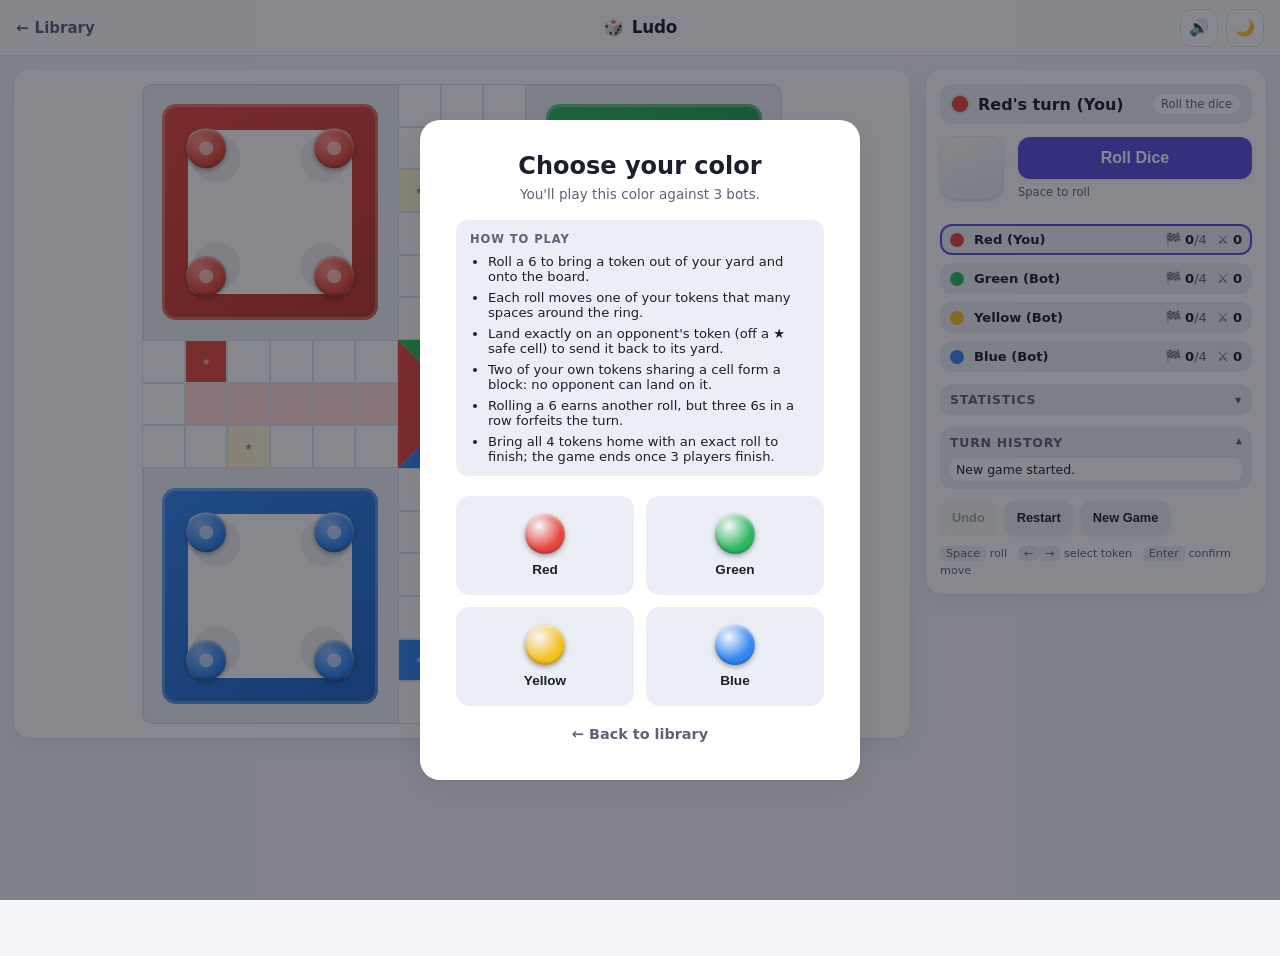
<file: games/ludo/index.html>
<!DOCTYPE html>
<html lang="en">
<head>
<meta charset="UTF-8">
<meta name="viewport" content="width=device-width, initial-scale=1, maximum-scale=1">
<title>Ludo</title>
<link rel="stylesheet" href="../../shared/theme.css">
<script src="../../games.js"></script>
<script src="../../shared/layout.js" data-game="ludo"></script>
<style>
  :root{
    --bg:var(--gl-bg);
    --panel:var(--gl-surface);
    --text:var(--gl-fg);
    --muted:var(--gl-muted);
    --board-bg:var(--gl-surface-2);
    --cell-bg:var(--gl-surface);
    --cell-border:var(--gl-surface-3);
    --safe-bg:#fff6d8;
    --shadow:var(--gl-shadow);
    --shadow-sm:var(--gl-shadow-sm);
    --radius:var(--gl-radius);
    --red:#e6483f;
    --red-d:#b8342c;
    --green:#2fb861;
    --green-d:#1f8c47;
    --yellow:#f4c11f;
    --yellow-d:#c99a0d;
    --blue:#3186f2;
    --blue-d:#1f63c4;
    --accent:var(--gl-accent);
  }
  html[data-theme="dark"]{
    --safe-bg:#3a3316;
  }
  *{box-sizing:border-box;}
  html,body{height:100%;}
  body{
    margin:0;
    -webkit-tap-highlight-color:transparent;
    transition:background .3s ease,color .3s ease;
  }
  #app{
    max-width:1280px;
    margin:0 auto;
    padding:14px 14px 32px;
    display:flex;
    flex-direction:column;
    gap:14px;
    min-height:100%;
  }
  .icon-btn{
    border:none;
    background:var(--panel);
    color:var(--text);
    width:40px;height:40px;
    border-radius:12px;
    font-size:1.1rem;
    cursor:pointer;
    box-shadow:var(--shadow-sm);
    display:flex;align-items:center;justify-content:center;
    transition:transform .15s ease, box-shadow .15s ease;
  }
  .icon-btn:hover{transform:translateY(-2px);box-shadow:var(--shadow);}
  .icon-btn:active{transform:translateY(0);}

  main{
    display:grid;
    grid-template-columns:minmax(0,1fr) 340px;
    gap:16px;
    align-items:start;
  }
  @media (max-width:900px){
    main{grid-template-columns:1fr;}
  }

  .board-card{
    background:var(--panel);
    border-radius:var(--radius);
    box-shadow:var(--shadow);
    padding:14px;
    display:flex;
    justify-content:center;
  }
  .board-wrap{
    width:100%;
    max-width:640px;
    aspect-ratio:1/1;
    position:relative;
  }
  #board{
    position:absolute;
    inset:0;
    display:grid;
    grid-template-columns:repeat(15,1fr);
    grid-template-rows:repeat(15,1fr);
    background:var(--board-bg);
    border-radius:10px;
    overflow:hidden;
    box-shadow:inset 0 0 0 2px var(--cell-border);
  }
  .yard{
    border-radius:14px;
    margin:8%;
    position:relative;
    box-shadow:inset 0 0 0 3px rgba(255,255,255,.25);
  }
  .yard::before{
    content:"";
    position:absolute;
    inset:12%;
    border-radius:12px;
    background:var(--panel);
  }
  .yard-red{background:linear-gradient(145deg,var(--red),var(--red-d));}
  .yard-green{background:linear-gradient(145deg,var(--green),var(--green-d));}
  .yard-yellow{background:linear-gradient(145deg,var(--yellow),var(--yellow-d));}
  .yard-blue{background:linear-gradient(145deg,var(--blue),var(--blue-d));}
  .yard-slot{
    position:absolute;
    width:22%;
    height:22%;
    border-radius:50%;
    background:rgba(0,0,0,.06);
    transform:translate(-50%,-50%);
  }
  html[data-theme="dark"] .yard-slot{background:rgba(0,0,0,.35);}

  .cell{
    background:var(--cell-bg);
    box-shadow:inset 0 0 0 1px var(--cell-border);
    position:relative;
  }
  .cell.safe{background:var(--safe-bg);}
  .cell.safe::after{
    content:"★";
    position:absolute;inset:0;
    display:flex;align-items:center;justify-content:center;
    font-size:60%;
    color:var(--muted);
    opacity:.7;
  }
  .cell.home-red{background:color-mix(in srgb, var(--red) 22%, var(--cell-bg));}
  .cell.home-green{background:color-mix(in srgb, var(--green) 22%, var(--cell-bg));}
  .cell.home-yellow{background:color-mix(in srgb, var(--yellow) 26%, var(--cell-bg));}
  .cell.home-blue{background:color-mix(in srgb, var(--blue) 22%, var(--cell-bg));}
  .cell.start-red{background:var(--red);}
  .cell.start-green{background:var(--green);}
  .cell.start-yellow{background:var(--yellow);}
  .cell.start-blue{background:var(--blue);}
  .cell.start-red.safe::after,.cell.start-green.safe::after,.cell.start-yellow.safe::after,.cell.start-blue.safe::after{color:rgba(255,255,255,.85);}

  .center-box{
    position:absolute;
    inset:0;
    overflow:hidden;
  }
  .center-tri{position:absolute;inset:0;}
  .tri-west{background:var(--red);clip-path:polygon(0 0,0 100%,50% 50%);}
  .tri-north{background:var(--green);clip-path:polygon(0 0,100% 0,50% 50%);}
  .tri-east{background:var(--yellow);clip-path:polygon(100% 0,100% 100%,50% 50%);}
  .tri-south{background:var(--blue);clip-path:polygon(0 100%,100% 100%,50% 50%);}
  .center-box .star{
    position:absolute;left:50%;top:50%;transform:translate(-50%,-50%);
    font-size:14px;color:#fff;text-shadow:0 1px 3px rgba(0,0,0,.4);
    z-index:2;
  }

  .token{
    position:absolute;
    width:6.2%;
    height:6.2%;
    border-radius:50%;
    transform:translate(-50%,-50%);
    top:0;left:0;
    display:flex;align-items:center;justify-content:center;
    box-shadow:0 2px 5px rgba(0,0,0,.35), inset 0 -2px 3px rgba(0,0,0,.25), inset 0 2px 3px rgba(255,255,255,.5);
    cursor:default;
    z-index:5;
    transition:left .28s cubic-bezier(.4,0,.2,1), top .28s cubic-bezier(.4,0,.2,1), transform .18s ease;
  }
  .token::after{
    content:"";
    width:34%;height:34%;
    border-radius:50%;
    background:rgba(255,255,255,.55);
  }
  .token-red{background:radial-gradient(circle at 35% 30%, #ff8f88, var(--red) 60%, var(--red-d));}
  .token-green{background:radial-gradient(circle at 35% 30%, #7fe3a5, var(--green) 60%, var(--green-d));}
  .token-yellow{background:radial-gradient(circle at 35% 30%, #ffe98a, var(--yellow) 60%, var(--yellow-d));}
  .token-blue{background:radial-gradient(circle at 35% 30%, #8cbcff, var(--blue) 60%, var(--blue-d));}
  .token.legal{cursor:pointer;animation:pulse 1s ease-in-out infinite;z-index:6;}
  .token.selected{outline:3px solid var(--accent);outline-offset:2px;}
  .token.capturing{animation:poof .45s ease forwards;}
  .token.entering{animation:pop-out .3s ease;}
  @keyframes pulse{
    0%,100%{transform:translate(-50%,-50%) scale(1);filter:brightness(1);}
    50%{transform:translate(-50%,-50%) scale(1.28);filter:brightness(1.2);}
  }
  @keyframes poof{
    0%{transform:translate(-50%,-50%) scale(1);opacity:1;}
    60%{transform:translate(-50%,-50%) scale(1.6);opacity:.5;}
    100%{transform:translate(-50%,-50%) scale(.2);opacity:0;}
  }
  @keyframes pop-out{
    0%{transform:translate(-50%,-50%) scale(.3);opacity:.4;}
    70%{transform:translate(-50%,-50%) scale(1.25);opacity:1;}
    100%{transform:translate(-50%,-50%) scale(1);opacity:1;}
  }

  .board-wrap.celebrate #board{animation:shake .5s ease;}
  @keyframes shake{
    0%,100%{transform:translate(0,0);}
    20%{transform:translate(-4px,2px);}
    40%{transform:translate(4px,-2px);}
    60%{transform:translate(-3px,-2px);}
    80%{transform:translate(3px,2px);}
  }

  .panel{
    background:var(--panel);
    border-radius:var(--radius);
    box-shadow:var(--shadow);
    padding:14px;
    display:flex;
    flex-direction:column;
    gap:12px;
  }
  .panel h2{margin:0 0 2px;font-size:.78rem;text-transform:uppercase;letter-spacing:.08em;color:var(--muted);}
  .turn-strip{
    display:flex;align-items:center;gap:10px;
    padding:10px 12px;
    border-radius:12px;
    background:var(--board-bg);
  }
  .turn-swatch{width:16px;height:16px;border-radius:50%;box-shadow:0 0 0 3px rgba(0,0,0,.06);}
  .turn-strip strong{font-size:1rem;}
  .turn-strip span.tag{
    margin-left:auto;font-size:.72rem;color:var(--muted);
    background:var(--panel);padding:3px 8px;border-radius:20px;
  }

  .dice-row{display:flex;align-items:center;gap:14px;}
  #dice{
    width:64px;height:64px;
    border-radius:16px;
    background:linear-gradient(160deg,#fff,#e6e9f2);
    box-shadow:var(--shadow-sm), inset 0 0 0 1px rgba(0,0,0,.06);
    display:grid;
    grid-template-columns:repeat(3,1fr);
    grid-template-rows:repeat(3,1fr);
    padding:9px;
    flex-shrink:0;
  }
  html[data-theme="dark"] #dice{background:linear-gradient(160deg,#3a4054,#262b39);}
  .pip{border-radius:50%;background:transparent;align-self:center;justify-self:center;width:60%;height:60%;}
  .pip.on{background:#2b2f3a;}
  html[data-theme="dark"] .pip.on{background:#eceff5;}
  #dice.rolling{animation:tumble .12s linear infinite;}
  @keyframes tumble{
    0%{transform:rotate(0deg) scale(1);}
    50%{transform:rotate(8deg) scale(1.05);}
    100%{transform:rotate(-8deg) scale(1);}
  }
  #dice.settled{animation:bounce .35s ease;}
  @keyframes bounce{
    0%{transform:scale(1.3) rotate(0);}
    60%{transform:scale(.92) rotate(2deg);}
    100%{transform:scale(1) rotate(0);}
  }
  .roll-col{display:flex;flex-direction:column;gap:6px;flex:1;}
  #rollBtn{
    border:none;
    padding:12px 16px;
    font-size:1rem;
    font-weight:600;
    color:var(--gl-accent-fg);
    background:var(--accent);
    border-radius:12px;
    cursor:pointer;
    box-shadow:var(--shadow-sm);
    transition:transform .15s ease, box-shadow .15s ease, opacity .15s ease;
  }
  #rollBtn:hover:not(:disabled){transform:translateY(-2px);background:var(--gl-accent-hover);box-shadow:var(--shadow);}
  #rollBtn:disabled{opacity:.45;cursor:not-allowed;box-shadow:none;}
  #diceHint{font-size:.72rem;color:var(--muted);}

  .dice-history{
    display:flex;gap:5px;flex-wrap:wrap;
    max-height:44px;overflow-y:auto;
  }
  .dice-history span{
    width:22px;height:22px;border-radius:6px;
    background:var(--board-bg);
    display:flex;align-items:center;justify-content:center;
    font-size:.72rem;font-weight:600;color:var(--muted);
  }

  .players{display:flex;flex-direction:column;gap:8px;}
  .player-row{
    display:flex;align-items:center;gap:10px;
    padding:8px 10px;border-radius:12px;
    background:var(--board-bg);
    font-size:.82rem;
    position:relative;
  }
  .player-row.active{box-shadow:0 0 0 2px var(--accent) inset;}
  .player-row.finished{opacity:.6;}
  .p-dot{width:14px;height:14px;border-radius:50%;flex-shrink:0;}
  .p-name{font-weight:600;flex:1;}
  .p-stats{display:flex;gap:10px;color:var(--muted);font-variant-numeric:tabular-nums;}
  .p-stats b{color:var(--text);}
  .rank-badge{
    font-size:.68rem;font-weight:700;
    background:var(--accent);color:var(--gl-accent-fg);
    border-radius:20px;padding:2px 7px;
  }

  details{background:var(--board-bg);border-radius:12px;padding:8px 10px;}
  details summary{cursor:pointer;font-size:.78rem;font-weight:600;color:var(--muted);text-transform:uppercase;letter-spacing:.06em;list-style:none;display:flex;justify-content:space-between;align-items:center;}
  details summary::-webkit-details-marker{display:none;}
  details summary::after{content:"▾";transition:transform .2s ease;}
  details[open] summary::after{transform:rotate(180deg);}
  .stat-grid{display:grid;grid-template-columns:1fr 1fr;gap:6px 12px;margin-top:8px;font-size:.8rem;}
  .stat-grid div{display:flex;justify-content:space-between;gap:6px;}
  .stat-grid b{font-variant-numeric:tabular-nums;}
  #log{margin-top:8px;max-height:170px;overflow-y:auto;font-size:.78rem;display:flex;flex-direction:column-reverse;gap:4px;}
  #log div{padding:4px 6px;border-radius:8px;background:var(--panel);}

  .controls-row{display:flex;flex-wrap:wrap;gap:8px;}
  .btn{
    border:none;padding:9px 12px;border-radius:10px;
    background:var(--board-bg);color:var(--text);
    font-size:.8rem;font-weight:600;cursor:pointer;
    box-shadow:var(--shadow-sm);
    transition:transform .15s ease;
  }
  .btn:hover{transform:translateY(-1px);}
  .btn:disabled{opacity:.4;cursor:not-allowed;transform:none;}

  .kbd-hint{font-size:.7rem;color:var(--muted);line-height:1.5;}
  .kbd-hint kbd{background:var(--board-bg);border-radius:5px;padding:1px 6px;font-family:inherit;}

  #winnerOverlay, #startOverlay{
    position:fixed;inset:0;
    background:var(--gl-overlay);
    display:none;
    align-items:center;justify-content:center;
    z-index:50;
    padding:20px;
  }
  #winnerOverlay.show, #startOverlay.show{display:flex;}
  .start-card{
    background:var(--panel);
    border-radius:20px;
    padding:32px 36px;
    text-align:center;
    box-shadow:var(--shadow);
    max-width:440px;
    max-height:88vh;
    overflow-y:auto;
    animation:pop .35s cubic-bezier(.34,1.56,.64,1);
  }
  .start-card h2{margin:0 0 6px;font-size:1.5rem;}
  .start-card p{color:var(--muted);margin:0 0 18px;font-size:.85rem;}
  .rules-box{
    text-align:left;
    background:var(--board-bg);
    border-radius:12px;
    padding:12px 14px;
    margin-bottom:20px;
  }
  .rules-box h3{margin:0 0 8px;font-size:.72rem;text-transform:uppercase;letter-spacing:.08em;color:var(--muted);}
  .rules-box ul{margin:0;padding-left:18px;display:flex;flex-direction:column;gap:6px;font-size:.82rem;color:var(--text);}
  .color-grid{
    display:grid;
    grid-template-columns:1fr 1fr;
    gap:12px;
    margin-bottom:8px;
  }
  .color-option{
    display:flex;
    flex-direction:column;
    align-items:center;
    gap:8px;
    padding:16px 10px;
    border-radius:14px;
    border:2px solid transparent;
    background:var(--board-bg);
    cursor:pointer;
    font-size:.85rem;
    font-weight:600;
    color:var(--text);
    transition:transform .15s ease, border-color .15s ease, box-shadow .15s ease;
  }
  .color-option:hover{transform:translateY(-2px);box-shadow:var(--shadow-sm);}
  .color-option:focus-visible{outline:none;border-color:var(--accent);}
  .color-option .swatch{
    width:40px;height:40px;border-radius:50%;
    box-shadow:0 2px 5px rgba(0,0,0,.35), inset 0 -2px 3px rgba(0,0,0,.25), inset 0 2px 3px rgba(255,255,255,.5);
  }
  .winner-card{
    background:var(--panel);
    border-radius:20px;
    padding:28px 32px;
    text-align:center;
    box-shadow:var(--shadow);
    max-width:360px;
    animation:pop .35s cubic-bezier(.34,1.56,.64,1);
  }
  @keyframes pop{
    0%{transform:scale(.7);opacity:0;}
    100%{transform:scale(1);opacity:1;}
  }
  .winner-card h2{margin:0 0 6px;font-size:1.4rem;}
  .winner-card p{color:var(--muted);margin:0 0 16px;font-size:.85rem;}
  .final-rank{display:flex;flex-direction:column;gap:6px;margin-bottom:16px;}
  .final-rank div{display:flex;align-items:center;gap:8px;padding:6px 10px;border-radius:10px;background:var(--board-bg);font-size:.85rem;}

  @media (prefers-reduced-motion: reduce){
    *{animation-duration:.001s !important; animation-iteration-count:1 !important; transition-duration:.001s !important;}
  }
</style>
</head>
<body>
<div id="app">
  <button class="icon-btn" id="soundBtn" title="Toggle sound" data-gl-action>🔊</button>

  <main>
    <div class="board-card">
      <div class="board-wrap" id="boardWrap">
        <div id="board"></div>
      </div>
    </div>

    <div class="panel">
      <div class="turn-strip">
        <span class="turn-swatch" id="turnSwatch"></span>
        <strong id="turnLabel">Red's turn</strong>
        <span class="tag" id="phaseTag">Roll the dice</span>
      </div>

      <div class="dice-row">
        <div id="dice"></div>
        <div class="roll-col">
          <button id="rollBtn">Roll Dice</button>
          <div id="diceHint">Space to roll</div>
        </div>
      </div>
      <div class="dice-history" id="diceHistory"></div>

      <div class="players" id="players"></div>

      <details>
        <summary>Statistics</summary>
        <div class="stat-grid" id="statGrid"></div>
      </details>

      <details open>
        <summary>Turn history</summary>
        <div id="log"></div>
      </details>

      <div class="controls-row">
        <button class="btn" id="undoBtn" disabled>Undo</button>
        <button class="btn" id="restartBtn">Restart</button>
        <button class="btn" id="newGameBtn">New Game</button>
      </div>
      <div class="kbd-hint">
        <kbd>Space</kbd> roll &nbsp; <kbd>←</kbd><kbd>→</kbd> select token &nbsp; <kbd>Enter</kbd> confirm move
      </div>
    </div>
  </main>
</div>

<div id="startOverlay" class="show">
  <div class="start-card">
    <h2>Choose your color</h2>
    <p>You'll play this color against 3 bots.</p>
    <div class="rules-box">
      <h3>How to play</h3>
      <ul>
        <li>Roll a 6 to bring a token out of your yard and onto the board.</li>
        <li>Each roll moves one of your tokens that many spaces around the ring.</li>
        <li>Land exactly on an opponent's token (off a ★ safe cell) to send it back to its yard.</li>
        <li>Two of your own tokens sharing a cell form a block: no opponent can land on it.</li>
        <li>Rolling a 6 earns another roll, but three 6s in a row forfeits the turn.</li>
        <li>Bring all 4 tokens home with an exact roll to finish; the game ends once 3 players finish.</li>
      </ul>
    </div>
    <div class="color-grid" id="colorGrid"></div>
    <a class="gl-back-link" href="../../index.html">← Back to library</a>
  </div>
</div>

<div id="winnerOverlay">
  <div class="winner-card">
    <h2 id="winnerTitle">Game Over</h2>
    <p id="winnerSub">Final standings</p>
    <div class="final-rank" id="finalRank"></div>
    <button class="btn" id="winnerCloseBtn">Close</button>
  </div>
</div>

<script>
"use strict";

const COLORS = ["red","green","yellow","blue"];
const COLOR_HEX = { red:"#e6483f", green:"#2fb861", yellow:"#f4c11f", blue:"#3186f2" };
let humanColor = "red";
const TOKENS_PER_PLAYER = 4;
const RING_LENGTH = 52;
const HOME_COLUMN_LENGTH = 6;
const STEPS_TO_FINISH = RING_LENGTH - 1 + HOME_COLUMN_LENGTH;
const STEP_ANIM_MS = 220;
const BOT_THINK_MS = 550;
const DICE_HOLD_MS = 900; // how long the rolled value stays on screen

// Rotate a [row,col] pair 90deg clockwise around the 15x15 board center.
function rot([r,c]){ return [c, 14 - r]; }
function rotateAll(arr, times){
  let out = arr;
  for(let i=0;i<times;i++) out = out.map(rot);
  return out;
}

// Red's own 13-cell contribution to the shared 52-cell ring, and its private home column.
const RED_SEGMENT = [[6,1],[6,2],[6,3],[6,4],[6,5],[5,6],[4,6],[3,6],[2,6],[1,6],[0,6],[0,7],[0,8]];
const RED_HOME_COL = [[7,1],[7,2],[7,3],[7,4],[7,5],[7,6]];

const SEGMENTS = [RED_SEGMENT, rotateAll(RED_SEGMENT,1), rotateAll(RED_SEGMENT,2), rotateAll(RED_SEGMENT,3)];
const PATH = [].concat(...SEGMENTS); // shared ring, starting at Red's start square

const HOME_COLUMNS = {
  red: RED_HOME_COL,
  green: rotateAll(RED_HOME_COL,1),
  yellow: rotateAll(RED_HOME_COL,2),
  blue: rotateAll(RED_HOME_COL,3)
};

const START_OFFSET = { red:0, green:13, yellow:26, blue:39 };
const SAFE_INDICES = new Set([0,8,13,21,26,34,39,47]);

const HOME_SLOTS = {
  red:   [[1,1],[1,4],[4,1],[4,4]],
  green: [[1,10],[1,13],[4,10],[4,13]],
  yellow:[[10,10],[10,13],[13,10],[13,13]],
  blue:  [[10,1],[10,4],[13,1],[13,4]]
};

const FINISH_SLOTS = {
  red:[[6.6,6.6]], green:[[6.6,7.4]], yellow:[[7.4,7.4]], blue:[[7.4,6.6]]
};

const DICE_PIPS = {
  1:[4], 2:[0,8], 3:[0,4,8], 4:[0,2,6,8], 5:[0,2,4,6,8], 6:[0,2,3,5,6,8]
};

function rand(n){ return Math.floor(Math.random()*n); }
function rollDie(){ return 1 + rand(6); }
function wait(ms){
  return new Promise(resolve=>{
    let start = null;
    function step(ts){
      if(start===null) start = ts;
      if(ts - start >= ms) resolve();
      else requestAnimationFrame(step);
    }
    requestAnimationFrame(step);
  });
}
function el(tag, cls){ const e = document.createElement(tag); if(cls) e.className = cls; return e; }
function clone(obj){ return JSON.parse(JSON.stringify(obj)); }
function fmtTime(ms){
  const s = Math.floor(ms/1000);
  const m = Math.floor(s/60);
  return `${m}:${String(s%60).padStart(2,"0")}`;
}
function otherColors(color){ return COLORS.filter(c=>c!==color); }

const Sound = (() => {
  let ctx = null;
  let on = true;
  function ensureCtx(){
    if(!ctx){
      const AC = window.AudioContext || window.webkitAudioContext;
      ctx = new AC();
    }
    if(ctx.state === "suspended") ctx.resume();
    return ctx;
  }
  function tone(freq, dur, opts={}){
    if(!on) return;
    const c = ensureCtx();
    const t0 = c.currentTime + (opts.delay||0);
    const osc = c.createOscillator();
    const gain = c.createGain();
    osc.type = opts.type || "sine";
    osc.frequency.setValueAtTime(freq, t0);
    if(opts.slideTo) osc.frequency.exponentialRampToValueAtTime(opts.slideTo, t0+dur);
    gain.gain.setValueAtTime(0, t0);
    gain.gain.linearRampToValueAtTime(opts.vol||0.18, t0+0.012);
    gain.gain.exponentialRampToValueAtTime(0.0001, t0+dur);
    osc.connect(gain).connect(c.destination);
    osc.start(t0);
    osc.stop(t0+dur+0.03);
  }
  return {
    setOn(v){ on = v; },
    isOn(){ return on; },
    roll(){ for(let i=0;i<3;i++) tone(300+rand(150), 0.06, {type:"square", delay:i*0.08, vol:0.08}); },
    move(){ tone(520, 0.08, {type:"triangle", vol:0.14}); },
    capture(){ tone(500, 0.28, {type:"sawtooth", slideTo:120, vol:0.16}); },
    finish(){ [660,880,990].forEach((f,i)=>tone(f,0.18,{delay:i*0.09, vol:0.16})); },
    win(){ [523,659,784,1046].forEach((f,i)=>tone(f,0.32,{delay:i*0.12, vol:0.18})); }
  };
})();

let state = null;

function freshState(){
  const players = COLORS.map((color, idx) => ({
    color,
    isHuman: color === humanColor,
    tokens: Array.from({length:TOKENS_PER_PLAYER}, (_,id)=>({ color, id, steps:-1 })),
    finishedCount: 0,
    captures: 0,
    moves: 0,
    finishRank: null
  }));
  return {
    players,
    currentIdx: 0,
    diceValue: null,
    consecutiveSixes: 0,
    phase: "rolling", // rolling | moving | animating | gameover
    legalMoves: [],
    selectedIdx: -1,
    diceHistory: [],
    log: [],
    stats: { turns:0, captures:0, sixes:0, diceSum:0, diceCount:0, startTime: Date.now() },
    undoSnapshot: null,
    rankOrder: [],
    gameOver: false
  };
}

function currentPlayer(){ return state.players[state.currentIdx]; }

const boardEl = document.getElementById("board");
const tokenEls = {}; // "color-id" -> element

function coordPercent(r,c){
  return { left: ((c+0.5)/15*100)+"%", top: ((r+0.5)/15*100)+"%" };
}

function buildBoard(){
  boardEl.innerHTML = "";

  const yardAreas = {
    red:[1,1], green:[1,10], yellow:[10,10], blue:[10,1]
  };
  COLORS.forEach(color=>{
    const [r,c] = yardAreas[color];
    const yard = el("div", `yard yard-${color}`);
    yard.style.gridRow = `${r}/${r+6}`;
    yard.style.gridColumn = `${c}/${c+6}`;
    HOME_SLOTS[color].forEach(([sr,sc])=>{
      const slot = el("div","yard-slot");
      const localTop = ((sr - (r-1) + 0.5)/6*100)+"%";
      const localLeft = ((sc - (c-1) + 0.5)/6*100)+"%";
      slot.style.top = localTop; slot.style.left = localLeft;
      yard.appendChild(slot);
    });
    boardEl.appendChild(yard);
  });

  PATH.forEach(([r,c], idx)=>{
    const cell = el("div","cell");
    cell.style.gridRow = `${r+1}/${r+2}`;
    cell.style.gridColumn = `${c+1}/${c+2}`;
    if(SAFE_INDICES.has(idx)) cell.classList.add("safe");
    COLORS.forEach(color=>{
      if(START_OFFSET[color]===idx) cell.classList.add(`start-${color}`);
    });
    boardEl.appendChild(cell);
  });

  COLORS.forEach(color=>{
    HOME_COLUMNS[color].forEach(([r,c])=>{
      const cell = el("div", `cell home-${color}`);
      cell.style.gridRow = `${r+1}/${r+2}`;
      cell.style.gridColumn = `${c+1}/${c+2}`;
      boardEl.appendChild(cell);
    });
  });

  const center = el("div","center-box");
  center.style.gridRow = "7/10";
  center.style.gridColumn = "7/10";
  ["west","north","east","south"].forEach(dir=>{
    const t = el("div", `center-tri tri-${dir}`);
    center.appendChild(t);
  });
  const star = el("div","star"); star.textContent = "★";
  center.appendChild(star);
  boardEl.appendChild(center);

  COLORS.forEach(color=>{
    for(let id=0; id<TOKENS_PER_PLAYER; id++){
      const t = el("div", `token token-${color}`);
      t.dataset.color = color;
      t.dataset.id = id;
      t.addEventListener("click", onTokenClick);
      boardEl.appendChild(t);
      tokenEls[`${color}-${id}`] = t;
    }
  });
}

function tokenCoord(token){
  if(token.steps === STEPS_TO_FINISH){
    const [r,c] = FINISH_SLOTS[token.color][0];
    return coordPercent(r + token.id*0.001, c); // tiny stagger to keep DOM stable
  }
  if(token.steps === -1){
    const [r,c] = HOME_SLOTS[token.color][token.id];
    return coordPercent(r,c);
  }
  if(token.steps <= 50){
    const abs = (START_OFFSET[token.color] + token.steps) % RING_LENGTH;
    const [r,c] = PATH[abs];
    return offsetForStack(token, r, c);
  }
  const [r,c] = HOME_COLUMNS[token.color][token.steps - 51];
  return coordPercent(r,c);
}

// When 2+ tokens share a ring cell, fan them out slightly so all remain visible/clickable.
function offsetForStack(token, r, c){
  const mates = tokensAtRingCell(cellIndexFor(token))
    .filter(t=>!(t.steps===-1) )
    .sort((a,b)=> (a.color+a.id).localeCompare(b.color+b.id));
  const n = mates.length;
  const i = mates.findIndex(t=>t.color===token.color && t.id===token.id);
  if(n<=1) return coordPercent(r,c);
  const dx = (i - (n-1)/2);
  return {
    left: `calc(${((c+0.5)/15*100)}% + ${dx*10}px)`,
    top: `calc(${((r+0.5)/15*100)}% - ${dx*4}px)`
  };
}

function cellIndexFor(token){
  return (START_OFFSET[token.color] + token.steps) % RING_LENGTH;
}

function tokensAtRingCell(absIdx){
  const found = [];
  state.players.forEach(p=>p.tokens.forEach(t=>{
    if(t.steps>=0 && t.steps<=50 && cellIndexFor(t)===absIdx) found.push(t);
  }));
  return found;
}

function renderTokens(){
  state.players.forEach(p=>{
    p.tokens.forEach(t=>{
      const node = tokenEls[`${t.color}-${t.id}`];
      const pos = tokenCoord(t);
      node.style.left = pos.left;
      node.style.top = pos.top;
      const isLegal = state.phase==="moving" && p===currentPlayer() && state.legalMoves.some(m=>m.tokenId===t.id);
      node.classList.toggle("legal", isLegal);
      node.classList.toggle("selected", isLegal && state.legalMoves[state.selectedIdx] && state.legalMoves[state.selectedIdx].tokenId===t.id);
    });
  });
}

function blockAt(color, absIdx){
  // true if an opposing color has 2+ tokens stacked on this ring cell (uncapturable, blocks landing)
  for(const p of state.players){
    if(p.color===color) continue;
    const count = p.tokens.filter(t=>t.steps>=0 && t.steps<=50 && cellIndexFor(t)===absIdx).length;
    if(count>=2) return true;
  }
  return false;
}

function computeLegalMoves(player, diceVal){
  const moves = [];
  player.tokens.forEach(token=>{
    if(token.steps === STEPS_TO_FINISH) return;
    if(token.steps === -1){
      if(diceVal===6){
        const absIdx = START_OFFSET[player.color];
        if(!blockAt(player.color, absIdx)) moves.push({ tokenId: token.id, newSteps: 0 });
      }
      return;
    }
    const newSteps = token.steps + diceVal;
    if(newSteps > STEPS_TO_FINISH) return; // overshoot
    if(newSteps <= 50){
      const absIdx = (START_OFFSET[player.color] + newSteps) % RING_LENGTH;
      if(blockAt(player.color, absIdx)) return;
    }
    moves.push({ tokenId: token.id, newSteps });
  });
  return moves;
}

function isThreatened(color, absIdx){
  if(SAFE_INDICES.has(absIdx)) return false;
  for(const p of state.players){
    if(p.color===color) continue;
    for(const t of p.tokens){
      if(t.steps<0 || t.steps>50) continue;
      const oppAbs = cellIndexFor(t);
      const diff = (absIdx - oppAbs + RING_LENGTH) % RING_LENGTH;
      if(diff>=1 && diff<=6) return true;
    }
  }
  return false;
}

function totalProgress(player, overrideTokenId, overrideSteps){
  return player.tokens.reduce((sum,t)=>{
    const steps = (t.id===overrideTokenId) ? overrideSteps : t.steps;
    return sum + Math.max(steps,0);
  },0);
}

function scoreMove(player, move){
  const token = player.tokens.find(t=>t.id===move.tokenId);
  const oldSteps = token.steps;
  const newSteps = move.newSteps;
  const finishes = newSteps===STEPS_TO_FINISH ? 1 : 0;

  let capturedCount = 0;
  if(newSteps<=50){
    const absIdx = (START_OFFSET[player.color]+newSteps) % RING_LENGTH;
    state.players.forEach(p=>{
      if(p.color===player.color) return;
      const here = p.tokens.filter(t=>t.steps>=0 && t.steps<=50 && cellIndexFor(t)===absIdx).length;
      if(here===1) capturedCount++;
    });
  }

  const entersBoard = oldSteps===-1 ? 1 : 0;

  const oldThreatened = (oldSteps>=0 && oldSteps<=50) ? isThreatened(player.color, cellIndexFor(token)) : false;
  const newThreatened = (newSteps<=50) ? isThreatened(player.color, (START_OFFSET[player.color]+newSteps)%RING_LENGTH) : false;
  const toSafety = (oldThreatened && !newThreatened) ? 1 : 0;
  const landsSafe = (newSteps<=50 && SAFE_INDICES.has((START_OFFSET[player.color]+newSteps)%RING_LENGTH)) ? 1 : 0;
  const nearHome = oldSteps;
  const riskReduction = (oldThreatened?1:0) - (newThreatened?1:0);
  const progressAfter = totalProgress(player, token.id, finishes?STEPS_TO_FINISH:newSteps);

  return [finishes, capturedCount, entersBoard, toSafety, landsSafe, nearHome, riskReduction, progressAfter, Math.random()];
}

function vectorCompare(a,b){
  for(let i=0;i<a.length;i++){
    if(a[i]!==b[i]) return a[i]-b[i];
  }
  return 0;
}

function botChooseMove(player, moves){
  let best = moves[0], bestVec = scoreMove(player, best);
  for(let i=1;i<moves.length;i++){
    const vec = scoreMove(player, moves[i]);
    if(vectorCompare(vec, bestVec) > 0){ best = moves[i]; bestVec = vec; }
  }
  return best;
}

async function animateMove(player, move){
  const token = player.tokens.find(t=>t.id===move.tokenId);
  const node = tokenEls[`${token.color}-${token.id}`];
  const from = token.steps;
  const to = move.newSteps;

  if(from===-1){
    token.steps = 0;
    renderTokens();
    node.classList.add("entering");
    await wait(300);
    node.classList.remove("entering");
  } else {
    for(let s=from+1; s<=to; s++){
      token.steps = s;
      renderTokens();
      await wait(Math.max(70, STEP_ANIM_MS - to*2));
    }
  }
  Sound.move();
}

async function animateCapture(token){
  const node = tokenEls[`${token.color}-${token.id}`];
  node.classList.add("capturing");
  Sound.capture();
  await wait(450);
  node.classList.remove("capturing");
  renderTokens();
}

const playersEl = document.getElementById("players");
const diceHistoryEl = document.getElementById("diceHistory");
const logEl = document.getElementById("log");
const statGridEl = document.getElementById("statGrid");
const turnLabelEl = document.getElementById("turnLabel");
const turnSwatchEl = document.getElementById("turnSwatch");
const phaseTagEl = document.getElementById("phaseTag");
const rollBtn = document.getElementById("rollBtn");
const undoBtn = document.getElementById("undoBtn");

function addLog(msg){
  state.log.push(msg);
  const div = el("div"); div.textContent = msg;
  logEl.appendChild(div);
  if(logEl.children.length>200) logEl.removeChild(logEl.firstChild);
}

function renderDice(value){
  const dice = document.getElementById("dice");
  dice.innerHTML = "";
  const active = value ? DICE_PIPS[value] : [];
  for(let i=0;i<9;i++){
    const pip = el("div", "pip"+(active.includes(i)?" on":""));
    dice.appendChild(pip);
  }
}

function renderDiceHistory(){
  diceHistoryEl.innerHTML = "";
  state.diceHistory.slice(-24).forEach(v=>{
    const s = el("span"); s.textContent = v;
    diceHistoryEl.appendChild(s);
  });
  diceHistoryEl.scrollLeft = diceHistoryEl.scrollWidth;
}

function computeLiveRank(){
  return [...state.players].sort((a,b)=>{
    if(a.finishRank!==null || b.finishRank!==null){
      const ar = a.finishRank===null?99:a.finishRank, br = b.finishRank===null?99:b.finishRank;
      if(ar!==br) return ar-br;
    }
    if(b.finishedCount!==a.finishedCount) return b.finishedCount-a.finishedCount;
    return totalProgress(b) - totalProgress(a);
  });
}

function renderPlayers(){
  playersEl.innerHTML = "";
  const ranked = computeLiveRank();
  ranked.forEach(p=>{
    const row = el("div", "player-row"+(p===currentPlayer() && !state.gameOver ? " active":"")+(p.finishRank!==null?" finished":""));
    const dot = el("div","p-dot"); dot.style.background = COLOR_HEX[p.color];
    const name = el("div","p-name"); name.textContent = p.color[0].toUpperCase()+p.color.slice(1)+(p.isHuman?" (You)":" (Bot)");
    const stats = el("div","p-stats");
    stats.innerHTML = `<span>🏁 <b>${p.finishedCount}</b>/4</span><span>⚔ <b>${p.captures}</b></span>`;
    row.appendChild(dot); row.appendChild(name); row.appendChild(stats);
    if(p.finishRank!==null){
      const badge = el("span","rank-badge");
      badge.textContent = ["1st","2nd","3rd","4th"][p.finishRank];
      row.appendChild(badge);
    }
    playersEl.appendChild(row);
  });
}

function renderStats(){
  const s = state.stats;
  const avg = s.diceCount ? (s.diceSum/s.diceCount).toFixed(2) : "0.00";
  const totalMoves = state.players.reduce((sum,p)=>sum+p.moves,0);
  statGridEl.innerHTML = `
    <div><span>Total turns</span><b>${s.turns}</b></div>
    <div><span>Total captures</span><b>${s.captures}</b></div>
    <div><span>Sixes rolled</span><b>${s.sixes}</b></div>
    <div><span>Avg dice value</span><b>${avg}</b></div>
    <div><span>Total moves</span><b>${totalMoves}</b></div>
    <div><span>Duration</span><b id="durationStat">${fmtTime(Date.now()-s.startTime)}</b></div>
  `;
}

function renderTurnStrip(){
  const p = currentPlayer();
  turnSwatchEl.style.background = COLOR_HEX[p.color];
  turnLabelEl.textContent = `${p.color[0].toUpperCase()+p.color.slice(1)}'s turn${p.isHuman?" (You)":""}`;
  const phaseText = {
    rolling: p.isHuman ? "Roll the dice" : "Bot is rolling…",
    moving: p.isHuman ? "Choose a highlighted token" : "Bot is thinking…",
    animating: "Moving…",
    gameover: "Game over"
  }[state.phase];
  phaseTagEl.textContent = phaseText;
  rollBtn.disabled = !(p.isHuman && state.phase==="rolling" && !state.gameOver);
  undoBtn.disabled = !state.undoSnapshot;
}

function renderAll(){
  renderTokens();
  renderPlayers();
  renderStats();
  renderTurnStrip();
}

async function rollDiceAction(){
  if(state.phase!=="rolling" || state.gameOver) return;
  const player = currentPlayer();
  rollBtn.disabled = true;
  state.undoSnapshot = null; // a fresh roll invalidates any pending undo from the prior move

  const dice = document.getElementById("dice");
  dice.classList.add("rolling");
  Sound.roll();
  const tumbleEnd = Date.now()+500;
  while(Date.now()<tumbleEnd){
    renderDice(1+rand(6));
    await wait(60);
  }
  dice.classList.remove("rolling");

  const value = rollDie();
  state.diceValue = value;
  renderDice(value);
  dice.classList.add("settled");
  setTimeout(()=>dice.classList.remove("settled"), 350);

  state.diceHistory.push(value);
  renderDiceHistory();
  state.stats.turns++;
  state.stats.diceSum += value;
  state.stats.diceCount++;
  if(value===6){ state.stats.sixes++; state.consecutiveSixes++; } else state.consecutiveSixes = 0;

  addLog(`${label(player)} rolled a ${value}.`);
  await wait(DICE_HOLD_MS);

  if(state.consecutiveSixes===3){
    addLog(`${label(player)} rolled three sixes in a row and loses the turn.`);
    state.consecutiveSixes = 0;
    await advanceTurn(false);
    return;
  }

  const moves = computeLegalMoves(player, value);
  state.legalMoves = moves;
  state.selectedIdx = moves.length ? 0 : -1;

  if(moves.length===0){
    addLog(`${label(player)} has no legal move.`);
    await advanceTurn(value===6);
    return;
  }

  state.phase = "moving";
  renderAll();

  if(!player.isHuman){
    await wait(BOT_THINK_MS);
    const move = botChooseMove(player, moves);
    await performMove(player, move);
  }
}

function label(player){
  return player.color[0].toUpperCase()+player.color.slice(1)+(player.isHuman?"":" (bot)");
}

async function performMove(player, move){
  if(player.isHuman){
    state.undoSnapshot = { state: clone(minimalStateForUndo()), logLen: state.log.length };
  }
  state.phase = "animating";
  renderAll();

  const enteredFromYard = player.tokens.find(t=>t.id===move.tokenId).steps===-1;
  await animateMove(player, move);
  if(enteredFromYard) addLog(`${label(player)} brought a token onto the board.`);

  const token = player.tokens.find(t=>t.id===move.tokenId);
  player.moves++;

  if(token.steps===STEPS_TO_FINISH){
    player.finishedCount++;
    Sound.finish();
    addLog(`${label(player)} got a token home! (${player.finishedCount}/4)`);
    if(player.finishedCount===4 && player.finishRank===null){
      const already = state.players.filter(p=>p.finishRank!==null).length;
      player.finishRank = already;
      state.rankOrder.push(player.color);
      addLog(`${label(player)} finished in ${["1st","2nd","3rd","4th"][player.finishRank]} place!`);
    }
  } else if(token.steps<=50){
    const absIdx = cellIndexFor(token);
    if(!SAFE_INDICES.has(absIdx)){
      const capturedTokens = [];
      state.players.forEach(p=>{
        if(p.color===player.color) return;
        const here = p.tokens.filter(t=>t.steps>=0 && t.steps<=50 && cellIndexFor(t)===absIdx);
        if(here.length===1) capturedTokens.push({owner:p, token:here[0]});
      });
      if(capturedTokens.length){
        for(const {owner, token:ct} of capturedTokens){
          await animateCapture(ct);
          ct.steps = -1;
          player.captures++;
          state.stats.captures++;
          addLog(`${label(player)} captured ${label(owner)}'s token!`);
        }
        renderAll();
      }
    }
  }

  const finishedCount = state.players.filter(p=>p.finishRank!==null).length;
  if(finishedCount>=3 && !state.gameOver){
    endGame();
    return;
  }

  renderAll();
  const rolledSix = state.diceValue===6;
  await advanceTurn(rolledSix);
}

async function advanceTurn(sameTurn){
  state.legalMoves = [];
  state.selectedIdx = -1;
  state.diceValue = null;
  renderDice(null);

  if(state.gameOver) return;

  if(sameTurn){
    state.phase = "rolling";
    renderAll();
    if(!currentPlayer().isHuman){
      await wait(BOT_THINK_MS);
      rollDiceAction();
    }
    return;
  }

  state.undoSnapshot = null;
  let next = state.currentIdx;
  do{
    next = (next+1) % state.players.length;
  } while(state.players[next].finishRank!==null && state.players.some(p=>p.finishRank===null));
  state.currentIdx = next;
  state.consecutiveSixes = 0;
  state.phase = "rolling";
  renderAll();

  if(!currentPlayer().isHuman && !state.gameOver){
    await wait(BOT_THINK_MS);
    rollDiceAction();
  }
}

function minimalStateForUndo(){
  return {
    players: state.players,
    currentIdx: state.currentIdx,
    diceValue: state.diceValue,
    consecutiveSixes: state.consecutiveSixes,
    legalMoves: state.legalMoves,
    stats: state.stats,
    rankOrder: state.rankOrder
  };
}

function endGame(){
  state.gameOver = true;
  state.phase = "gameover";
  state.undoSnapshot = null; // no undoing across a finished game, even if the winner overlay gets closed
  const remaining = state.players.find(p=>p.finishRank===null);
  if(remaining) remaining.finishRank = 3;
  document.getElementById("boardWrap").classList.add("celebrate");
  Sound.win();
  renderAll();
  showWinnerOverlay();
}

function onTokenClick(e){
  const node = e.currentTarget;
  if(!node.classList.contains("legal")) return;
  if(state.phase!=="moving" || !currentPlayer().isHuman) return;
  const color = node.dataset.color, id = Number(node.dataset.id);
  const move = state.legalMoves.find(m=>m.tokenId===id && color===currentPlayer().color);
  if(!move) return;
  performMove(currentPlayer(), move);
}

document.getElementById("rollBtn").addEventListener("click", rollDiceAction);

document.getElementById("undoBtn").addEventListener("click", ()=>{
  if(!state.undoSnapshot) return;
  const { state: snap, logLen } = state.undoSnapshot;
  state.players = snap.players;
  state.currentIdx = snap.currentIdx;
  state.diceValue = snap.diceValue;
  state.consecutiveSixes = snap.consecutiveSixes;
  state.legalMoves = computeLegalMoves(currentPlayer(), state.diceValue);
  state.selectedIdx = state.legalMoves.length ? 0 : -1;
  state.stats = snap.stats;
  state.rankOrder = snap.rankOrder;
  state.undoSnapshot = null;
  state.phase = "moving";
  while(state.log.length > logLen){
    state.log.pop();
    logEl.removeChild(logEl.lastChild);
  }
  addLog("Move undone.");
  renderDice(state.diceValue);
  renderAll();
});

document.getElementById("restartBtn").addEventListener("click", ()=> startGame(false));
document.getElementById("newGameBtn").addEventListener("click", ()=> showStartOverlay());

document.addEventListener("keydown", (e)=>{
  if(startOverlay.classList.contains("show") || winnerOverlay.classList.contains("show")) return;
  if(!currentPlayer() || !currentPlayer().isHuman || state.gameOver) return;
  if(e.code==="Space"){
    e.preventDefault();
    if(state.phase==="rolling") rollDiceAction();
  } else if(e.code==="ArrowRight" || e.code==="ArrowLeft"){
    if(state.phase==="moving" && state.legalMoves.length){
      e.preventDefault();
      const dir = e.code==="ArrowRight" ? 1 : -1;
      state.selectedIdx = (state.selectedIdx + dir + state.legalMoves.length) % state.legalMoves.length;
      renderTokens();
    }
  } else if(e.code==="Enter"){
    if(state.phase==="moving" && state.legalMoves[state.selectedIdx]){
      e.preventDefault();
      performMove(currentPlayer(), state.legalMoves[state.selectedIdx]);
    }
  }
});

const winnerOverlay = document.getElementById("winnerOverlay");
function showWinnerOverlay(){
  const ranked = [...state.players].sort((a,b)=>a.finishRank-b.finishRank);
  document.getElementById("winnerTitle").textContent = `${label(ranked[0])} wins!`;
  const rankDiv = document.getElementById("finalRank");
  rankDiv.innerHTML = "";
  ranked.forEach((p,i)=>{
    const row = el("div");
    row.innerHTML = `<span class="p-dot" style="background:${COLOR_HEX[p.color]}"></span> ${["1st","2nd","3rd","4th"][i]}: ${label(p)}`;
    rankDiv.appendChild(row);
  });
  winnerOverlay.classList.add("show");
}
document.getElementById("winnerCloseBtn").addEventListener("click", ()=> winnerOverlay.classList.remove("show"));

const soundBtn = document.getElementById("soundBtn");
soundBtn.addEventListener("click", ()=>{
  Sound.setOn(!Sound.isOn());
  soundBtn.textContent = Sound.isOn() ? "🔊" : "🔈";
});

const startOverlay = document.getElementById("startOverlay");
function showStartOverlay(){ startOverlay.classList.add("show"); }
function hideStartOverlay(){ startOverlay.classList.remove("show"); }

const colorGrid = document.getElementById("colorGrid");
COLORS.forEach(color=>{
  const card = el("button","color-option");
  card.type = "button";
  const swatch = el("span","swatch");
  swatch.style.background = `radial-gradient(circle at 35% 30%, #fff8, ${COLOR_HEX[color]} 60%)`;
  const name = el("span");
  name.textContent = color[0].toUpperCase()+color.slice(1);
  card.appendChild(swatch);
  card.appendChild(name);
  card.addEventListener("click", ()=>{
    humanColor = color;
    hideStartOverlay();
    startGame(true);
  });
  colorGrid.appendChild(card);
});

let durationInterval = null;
function startGame(isNewGame){
  state = freshState();
  winnerOverlay.classList.remove("show");
  document.getElementById("boardWrap").classList.remove("celebrate");
  logEl.innerHTML = "";
  diceHistoryEl.innerHTML = "";
  renderDice(null);
  addLog(isNewGame ? "New game started." : "Game restarted.");
  renderAll();
  if(durationInterval) clearInterval(durationInterval);
  durationInterval = setInterval(()=>{
    const d = document.getElementById("durationStat");
    if(d && !state.gameOver) d.textContent = fmtTime(Date.now()-state.stats.startTime);
  }, 1000);

  if(!currentPlayer().isHuman){
    wait(BOT_THINK_MS).then(()=> rollDiceAction());
  }
}

buildBoard();
startGame(true);
</script>
</body>
</html>
</file>
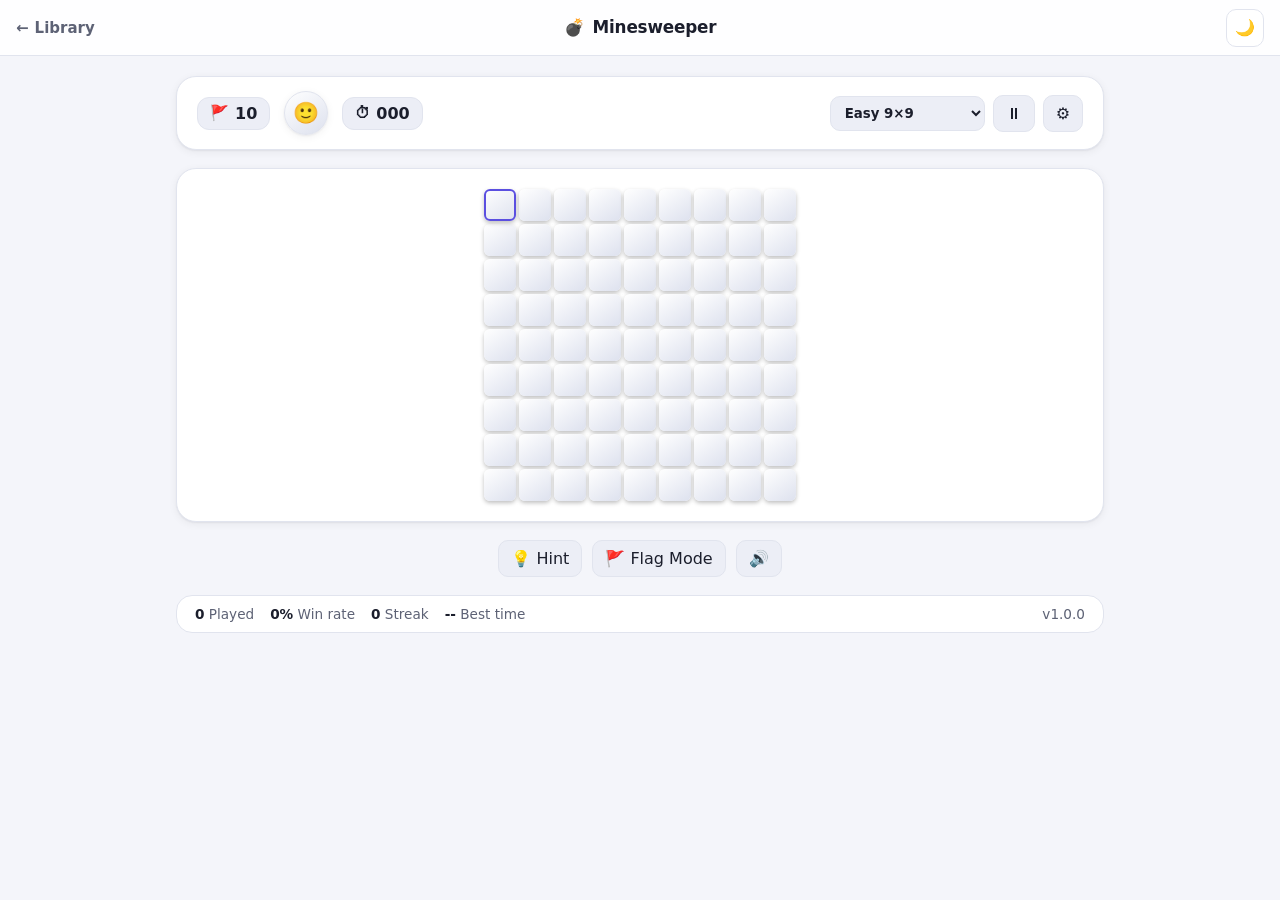
<file: games/minesweeper/index.html>
<!DOCTYPE html>
<html lang="en">
<head>
<meta charset="UTF-8" />
<meta name="viewport" content="width=device-width, initial-scale=1.0, maximum-scale=5.0" />
<title>Minesweeper</title>
<link rel="stylesheet" href="../../shared/theme.css" />
<link rel="stylesheet" href="css/style.css" />
<script src="../../games.js"></script>
<script src="../../shared/layout.js" data-game="minesweeper"></script>
</head>
<body>

<div id="screen-flash" class="screen-flash" aria-hidden="true"></div>

<div class="app">

  <header class="app-header">
    <div class="hud">
      <div class="hud-stat" id="mine-counter" role="status" aria-label="Mines remaining">
        <span class="hud-icon" aria-hidden="true">🚩</span>
        <span id="mine-count-value">10</span>
      </div>

      <button id="face-button" class="face-button" aria-label="Restart game" title="Restart">
        <span id="face-icon">🙂</span>
      </button>

      <div class="hud-stat" id="timer-display" role="status" aria-label="Elapsed time">
        <span class="hud-icon" aria-hidden="true">⏱</span>
        <span id="timer-value">000</span>
      </div>
    </div>

    <div class="header-actions">
      <label class="difficulty-select-wrap">
        <span class="sr-only">Difficulty</span>
        <select id="difficulty-select" aria-label="Select difficulty">
          <option value="easy">Easy 9×9</option>
          <option value="medium">Medium 16×16</option>
          <option value="hard">Hard 30×16</option>
          <option value="expert">Expert 40×20</option>
          <option value="custom">Custom…</option>
        </select>
      </label>

      <button id="pause-button" class="icon-button" aria-label="Pause game" title="Pause">⏸</button>
      <button id="settings-button" class="icon-button" aria-label="Open settings" title="Settings">⚙</button>
    </div>
  </header>

  <main class="board-viewport">
    <div id="board-wrapper" class="board-wrapper">
      <div id="board" class="board" role="grid" aria-label="Minesweeper board" tabindex="0"></div>
    </div>

    <div id="pause-overlay" class="overlay hidden">
      <div class="overlay-card">
        <h2>Paused</h2>
        <p>Take a break. Your progress is safe.</p>
        <button id="resume-button" class="primary-button">Resume</button>
      </div>
    </div>

    <div id="result-overlay" class="overlay hidden">
      <div class="overlay-card">
        <h2 id="result-title">You Win!</h2>
        <p id="result-subtitle">Cleared in 000s</p>
        <div class="overlay-actions">
          <button id="result-restart-button" class="primary-button">Play Again</button>
          <button id="result-close-button" class="secondary-button">Close</button>
        </div>
      </div>
    </div>
  </main>

  <div class="action-bar">
    <button id="hint-button" class="icon-button" title="Reveal a safe hint">💡 Hint</button>
    <button id="flag-mode-button" class="icon-button" title="Toggle flag placement mode (mobile)" aria-pressed="false">🚩 Flag Mode</button>
    <button id="mute-button" class="icon-button" aria-pressed="false" title="Mute sound">🔊</button>
  </div>

  <footer class="app-footer">
    <div class="stats-strip" id="stats-strip">
      <span><strong id="stat-played">0</strong> Played</span>
      <span><strong id="stat-winpct">0%</strong> Win rate</span>
      <span><strong id="stat-streak">0</strong> Streak</span>
      <span><strong id="stat-best">--</strong> Best time</span>
    </div>
    <div class="version">v1.0.0</div>
  </footer>

</div>

<div id="settings-panel" class="settings-panel hidden" role="dialog" aria-modal="true" aria-labelledby="settings-title">
  <div class="settings-card">
    <div class="settings-header">
      <h2 id="settings-title">Settings</h2>
      <button id="settings-close-button" class="icon-button" aria-label="Close settings">✕</button>
    </div>

    <div class="settings-body">

      <section class="settings-section">
        <h3>Custom Board</h3>
        <div class="custom-grid">
          <label>Rows <input type="number" id="custom-rows" min="5" max="40" value="9" /></label>
          <label>Columns <input type="number" id="custom-cols" min="5" max="60" value="9" /></label>
          <label>Mines <input type="number" id="custom-mines" min="1" max="999" value="10" /></label>
        </div>
        <button id="custom-apply-button" class="secondary-button">Apply Custom Board</button>
        <p id="custom-error" class="field-error" role="alert"></p>
      </section>

      <section class="settings-section">
        <h3>Preferences</h3>
        <label class="toggle-row">
          <span>Sound</span>
          <input type="checkbox" id="setting-sound" />
        </label>
        <label class="toggle-row">
          <span>Reduced motion</span>
          <input type="checkbox" id="setting-reduced-motion" />
        </label>
        <label class="toggle-row">
          <span>High contrast</span>
          <input type="checkbox" id="setting-high-contrast" />
        </label>
        <label class="toggle-row">
          <span>Animation speed</span>
          <select id="setting-animation-speed">
            <option value="slow">Slow</option>
            <option value="normal" selected>Normal</option>
            <option value="fast">Fast</option>
          </select>
        </label>
        <label class="toggle-row">
          <span>Cell size</span>
          <select id="setting-cell-size">
            <option value="small">Small</option>
            <option value="normal" selected>Normal</option>
            <option value="large">Large</option>
          </select>
        </label>
      </section>

      <section class="settings-section">
        <h3>Statistics</h3>
        <div class="stats-grid" id="stats-grid-full"></div>
        <button id="reset-stats-button" class="secondary-button danger">Reset Statistics</button>
      </section>

    </div>
  </div>
</div>

<div id="particle-layer" class="particle-layer" aria-hidden="true"></div>

<script type="module" src="js/game.js"></script>
</body>
</html>
</file>
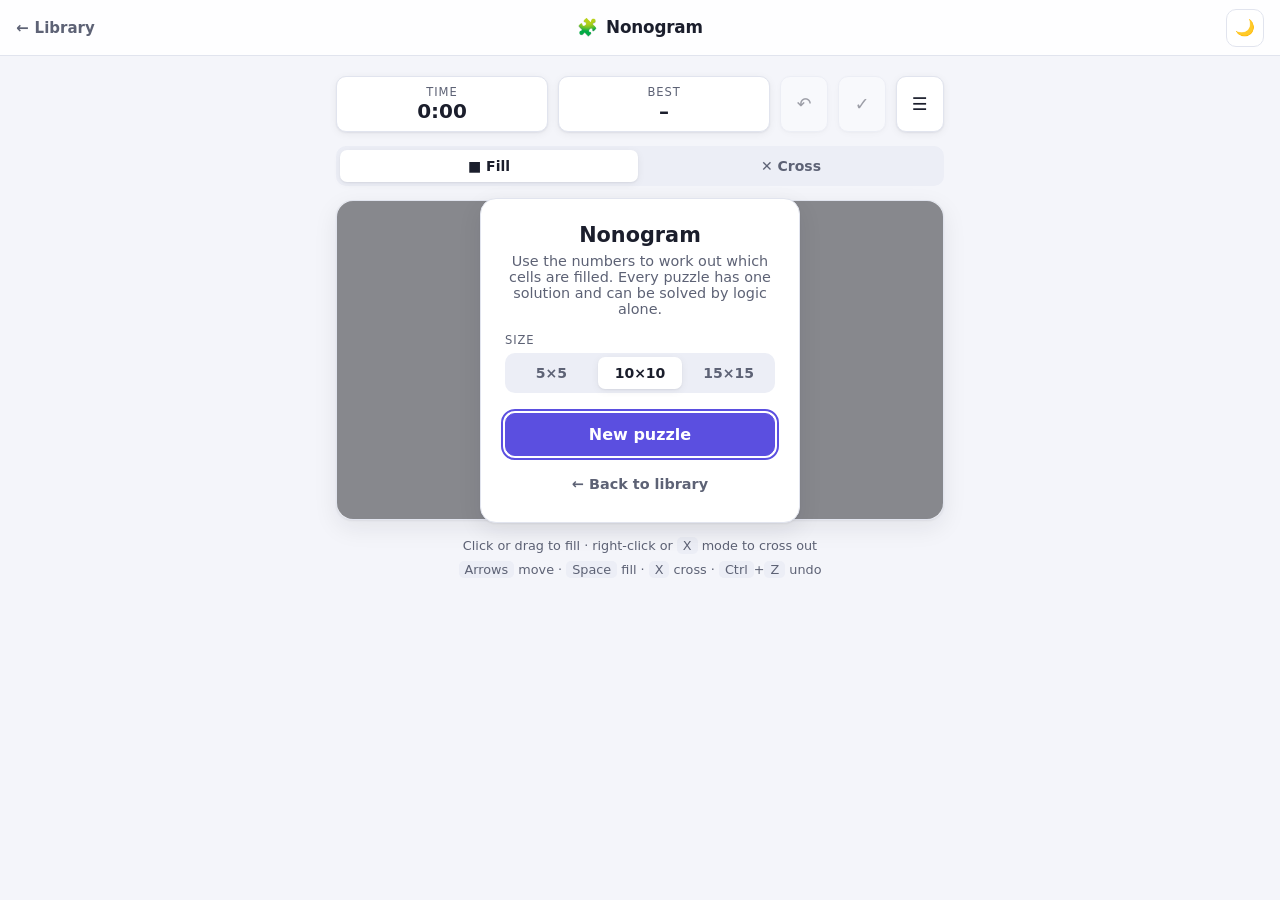
<file: games/nonogram/index.html>
<!DOCTYPE html>
<html lang="en">
<head>
  <meta charset="UTF-8">
  <meta name="viewport" content="width=device-width, initial-scale=1.0">
  <title>Nonogram</title>
  <link rel="stylesheet" href="../../shared/theme.css">
  <script src="../../games.js"></script>
  <script src="../../shared/layout.js" data-game="nonogram"></script>
  <style>
    :root {
      --cell-bg: #ffffff;
      --cell-filled: #2b2f45;
      --cell-cross: #a0a6ba;
      --cell-error: rgba(212, 60, 76, 0.35);
      --line-thin: #d5d9e5;
      --line-thick: #8a90a6;
      --clue-done: #b4b9c8;
    }

    :root[data-theme="dark"] {
      --cell-bg: #1f2331;
      --cell-filled: #d9dcf0;
      --cell-cross: #6c7289;
      --cell-error: rgba(255, 94, 108, 0.4);
      --line-thin: #2f3447;
      --line-thick: #6b7290;
      --clue-done: #4a5068;
    }

    * { box-sizing: border-box; }

    body {
      min-height: 100vh;
      display: flex;
      flex-direction: column;
    }

    .app {
      width: min(640px, 100%);
      margin: 0 auto;
      padding: 20px 16px 32px;
      display: flex;
      flex-direction: column;
      gap: 14px;
    }

    .hud {
      display: flex;
      align-items: center;
      gap: 10px;
    }

    .stat {
      flex: 1;
      display: flex;
      flex-direction: column;
      align-items: center;
      padding: 8px 10px;
      background: var(--gl-surface);
      border: 1px solid var(--gl-border);
      border-radius: var(--gl-radius-sm);
      box-shadow: var(--gl-shadow-sm);
    }

    .stat span, .option-label {
      font-size: 0.72rem;
      text-transform: uppercase;
      letter-spacing: 0.08em;
      color: var(--gl-muted);
    }

    .stat strong {
      font-size: 1.25rem;
      font-variant-numeric: tabular-nums;
    }

    .icon-btn {
      width: 48px;
      align-self: stretch;
      border: 1px solid var(--gl-border);
      border-radius: var(--gl-radius-sm);
      background: var(--gl-surface);
      color: var(--gl-fg);
      font: inherit;
      font-size: 1.1rem;
      cursor: pointer;
      box-shadow: var(--gl-shadow-sm);
    }

    .icon-btn:hover:not(:disabled) { background: var(--gl-surface-2); }
    .icon-btn:disabled { opacity: 0.4; cursor: not-allowed; }

    .stage {
      position: relative;
      min-height: 320px;
      display: flex;
      justify-content: center;
      align-items: flex-start;
      padding: 12px;
      background: var(--gl-surface);
      border: 1px solid var(--gl-border);
      border-radius: var(--gl-radius);
      box-shadow: var(--gl-shadow);
    }

    .puzzle {
      display: grid;
      user-select: none;
      -webkit-user-select: none;
      touch-action: none;
    }

    .clue {
      display: flex;
      color: var(--gl-fg);
      font-size: calc(var(--cell) * 0.5);
      font-weight: 700;
      font-variant-numeric: tabular-nums;
      line-height: 1;
    }

    .clue.col {
      flex-direction: column;
      justify-content: flex-end;
      align-items: center;
      gap: 3px;
      padding-bottom: 5px;
    }

    .clue.row {
      justify-content: flex-end;
      align-items: center;
      gap: calc(var(--cell) * 0.3);
      padding-right: 6px;
    }

    .clue.done { color: var(--clue-done); }
    .clue.active { background: var(--gl-accent-soft); border-radius: 6px; }

    .grid {
      display: grid;
      border: 2px solid var(--line-thick);
    }

    .cell {
      position: relative;
      width: var(--cell);
      height: var(--cell);
      padding: 0;
      border: 0;
      border-right: 1px solid var(--line-thin);
      border-bottom: 1px solid var(--line-thin);
      background: var(--cell-bg);
      cursor: pointer;
    }

    .cell.last-c { border-right: 0; }
    .cell.last-r { border-bottom: 0; }
    .cell.thick-r { border-right: 2px solid var(--line-thick); }
    .cell.thick-b { border-bottom: 2px solid var(--line-thick); }
    .cell.filled { background: var(--cell-filled); }
    .cell.error { box-shadow: inset 0 0 0 100px var(--cell-error); }

    .cell.crossed::before, .cell.crossed::after {
      content: "";
      position: absolute;
      left: 22%;
      right: 22%;
      top: 50%;
      height: 2px;
      background: var(--cell-cross);
      border-radius: 1px;
    }

    .cell.crossed::before { transform: rotate(45deg); }
    .cell.crossed::after { transform: rotate(-45deg); }

    .cell:focus-visible {
      outline: 2px solid var(--gl-accent);
      outline-offset: -2px;
      z-index: 1;
    }

    .tools {
      display: flex;
      gap: 10px;
    }

    .tools .segmented { flex: 1; }

    .overlay {
      position: absolute;
      inset: 0;
      display: flex;
      align-items: center;
      justify-content: center;
      padding: 16px;
      background: var(--gl-overlay);
      border-radius: var(--gl-radius);
    }

    .overlay[hidden] { display: none; }

    .card {
      width: min(320px, 100%);
      padding: 24px;
      text-align: center;
      background: var(--gl-surface);
      border: 1px solid var(--gl-border);
      border-radius: var(--gl-radius);
      box-shadow: var(--gl-shadow);
    }

    .card h2 {
      margin: 0 0 6px;
      font-size: 1.3rem;
    }

    .card p {
      margin: 0 0 16px;
      color: var(--gl-muted);
      font-size: 0.9rem;
    }

    .option {
      margin-bottom: 14px;
      text-align: left;
    }

    .option-label {
      display: block;
      margin-bottom: 6px;
    }

    .segmented {
      display: flex;
      gap: 4px;
      padding: 4px;
      background: var(--gl-surface-2);
      border-radius: var(--gl-radius-sm);
    }

    .segmented button {
      flex: 1;
      padding: 8px 6px;
      border: 0;
      border-radius: 7px;
      background: transparent;
      color: var(--gl-muted);
      font: inherit;
      font-size: 0.875rem;
      font-weight: 600;
      cursor: pointer;
    }

    .segmented button[aria-pressed="true"] {
      background: var(--gl-surface);
      color: var(--gl-fg);
      box-shadow: var(--gl-shadow-sm);
    }

    .btn {
      width: 100%;
      margin-top: 6px;
      padding: 11px 18px;
      border: 1px solid var(--gl-border);
      border-radius: var(--gl-radius-sm);
      background: var(--gl-surface);
      color: var(--gl-fg);
      font: inherit;
      font-weight: 700;
      cursor: pointer;
    }

    .btn:hover { background: var(--gl-surface-2); }

    .btn.primary {
      border-color: var(--gl-accent);
      background: var(--gl-accent);
      color: var(--gl-accent-fg);
    }

    .btn.primary:hover { background: var(--gl-accent-hover); }

    .btn:focus-visible, .segmented button:focus-visible, .icon-btn:focus-visible {
      outline: 2px solid var(--gl-accent);
      outline-offset: 2px;
    }

    .final-score {
      margin: 4px 0 2px;
      font-size: 2.6rem;
      font-weight: 800;
      font-variant-numeric: tabular-nums;
    }

    .new-best { color: var(--gl-success); font-weight: 700; }

    .hint {
      margin: 0;
      text-align: center;
      font-size: 0.8rem;
      line-height: 1.9;
      color: var(--gl-muted);
    }

    kbd {
      padding: 1px 6px;
      border-radius: 5px;
      background: var(--gl-surface-2);
      font-family: inherit;
    }

    @media (pointer: coarse) {
      .hint { display: none; }
    }
  </style>
</head>
<body>
  <main class="app">
    <div class="hud">
      <div class="stat"><span>Time</span><strong id="time">0:00</strong></div>
      <div class="stat"><span>Best</span><strong id="best">–</strong></div>
      <button class="icon-btn" id="undo-btn" aria-label="Undo" title="Undo (Ctrl+Z)" disabled>↶</button>
      <button class="icon-btn" id="check-btn" aria-label="Show mistakes" title="Show mistakes" disabled>✓</button>
      <button class="icon-btn" id="menu-btn" aria-label="New puzzle" title="New puzzle">☰</button>
    </div>

    <div class="tools">
      <div class="segmented" id="mode" role="group" aria-label="Tool">
        <button type="button" data-value="fill">■ Fill</button>
        <button type="button" data-value="cross">✕ Cross</button>
      </div>
    </div>

    <div class="stage" id="stage">
      <div class="puzzle" id="puzzle"></div>

      <div class="overlay" id="start-screen">
        <div class="card">
          <h2>Nonogram</h2>
          <p>Use the numbers to work out which cells are filled. Every puzzle has one solution and can be solved by logic alone.</p>
          <div class="option">
            <span class="option-label" id="size-label">Size</span>
            <div class="segmented" id="size" role="group" aria-labelledby="size-label">
              <button type="button" data-value="5">5×5</button>
              <button type="button" data-value="10">10×10</button>
              <button type="button" data-value="15">15×15</button>
            </div>
          </div>
          <button class="btn primary" id="start-btn">New puzzle</button>
          <button class="btn" id="continue-btn" hidden>Continue</button>
          <a class="gl-back-link" href="../../index.html">← Back to library</a>
        </div>
      </div>

      <div class="overlay" id="win-screen" hidden>
        <div class="card">
          <h2>Solved!</h2>
          <div class="final-score" id="final-time">0:00</div>
          <p id="win-detail"></p>
          <button class="btn primary" id="again-btn">Next puzzle</button>
          <button class="btn" id="size-btn">Change size</button>
        </div>
      </div>
    </div>

    <p class="hint">
      Click or drag to fill · right-click or <kbd>X</kbd> mode to cross out<br>
      <kbd>Arrows</kbd> move · <kbd>Space</kbd> fill · <kbd>X</kbd> cross · <kbd>Ctrl</kbd>+<kbd>Z</kbd> undo
    </p>
  </main>

  <script>
  (function () {
    const EMPTY = 0;
    const FILLED = 1;
    const CROSSED = 2;
    const DENSITY = 0.58;

    const $ = (id) => document.getElementById(id);
    const stage = $("stage");
    const puzzleEl = $("puzzle");
    const startScreen = $("start-screen");
    const winScreen = $("win-screen");
    const undoBtn = $("undo-btn");
    const checkBtn = $("check-btn");

    function load(key, fallback) {
      try {
        const raw = localStorage.getItem(key);
        return raw === null ? fallback : JSON.parse(raw);
      } catch {
        return fallback;
      }
    }

    function save(key, value) {
      try { localStorage.setItem(key, JSON.stringify(value)); } catch {}
    }

    const settings = Object.assign({ size: "10" }, load("nonogram.settings", {}));
    const best = load("nonogram.best", {});

    let size, solution, cells, rowClues, colClues, cellEls, rowClueEls, colClueEls;
    let history, elapsed, timerId, startedAt, status = "menu"; // menu | playing | won
    let mode = "fill";
    let cursor = { r: 0, c: 0 };
    let stroke = null;

    // Line solver: given clue and partially known line (-1 unknown, 0 empty, 1 filled),
    // returns the line with every cell that is forced in all valid placements, or null if none fit.
    function solveLine(clue, line) {
      const n = line.length;
      const canFill = new Array(n).fill(false);
      const canEmpty = new Array(n).fill(false);
      const memo = new Map();
      const work = new Array(n);

      // Can blocks [b..] be placed starting at position p?
      function fits(b, p) {
        const key = b * (n + 1) + p;
        if (memo.has(key)) return memo.get(key);
        let ok = false;
        if (b === clue.length) {
          ok = true;
          for (let i = p; i < n; i++) if (line[i] === 1) { ok = false; break; }
          if (ok) for (let i = p; i < n; i++) canEmpty[i] = true;
        } else {
          const len = clue[b];
          for (let start = p; start + len <= n; start++) {
            if (start > p && line[start - 1] === 1) break;
            let blockOk = true;
            for (let i = start; i < start + len; i++) if (line[i] === 0) { blockOk = false; break; }
            if (!blockOk) continue;
            if (start + len < n && line[start + len] === 1) continue;
            const next = Math.min(n, start + len + 1);
            if (fits(b + 1, next)) {
              ok = true;
              for (let i = p; i < start; i++) canEmpty[i] = true;
              for (let i = start; i < start + len; i++) canFill[i] = true;
              if (start + len < n) canEmpty[start + len] = true;
            }
          }
        }
        memo.set(key, ok);
        return ok;
      }

      if (!fits(0, 0)) return null;
      for (let i = 0; i < n; i++) {
        work[i] = canFill[i] && !canEmpty[i] ? 1 : canEmpty[i] && !canFill[i] ? 0 : -1;
      }
      return work;
    }

    // True when the clues alone determine every cell by line logic (so the solution is unique).
    function lineSolvable(rows, cols, n) {
      const grid = Array.from({ length: n }, () => new Array(n).fill(-1));
      let changed = true;
      while (changed) {
        changed = false;
        for (let r = 0; r < n; r++) {
          const res = solveLine(rows[r], grid[r]);
          if (!res) return false;
          for (let c = 0; c < n; c++) {
            if (grid[r][c] === -1 && res[c] !== -1) { grid[r][c] = res[c]; changed = true; }
          }
        }
        for (let c = 0; c < n; c++) {
          const col = grid.map((row) => row[c]);
          const res = solveLine(cols[c], col);
          if (!res) return false;
          for (let r = 0; r < n; r++) {
            if (grid[r][c] === -1 && res[r] !== -1) { grid[r][c] = res[r]; changed = true; }
          }
        }
      }
      return grid.every((row) => row.every((v) => v !== -1));
    }

    function cluesOf(line) {
      const clue = [];
      let run = 0;
      for (const v of line) {
        if (v) run++;
        else if (run) { clue.push(run); run = 0; }
      }
      if (run) clue.push(run);
      return clue.length ? clue : [0];
    }

    function clueForSolver(clue) {
      return clue[0] === 0 ? [] : clue;
    }

    function generate(n) {
      for (let attempt = 0; attempt < 500; attempt++) {
        const grid = Array.from({ length: n }, () =>
          Array.from({ length: n }, () => (Math.random() < DENSITY ? 1 : 0)));
        const rows = grid.map(cluesOf);
        const cols = grid[0].map((_, c) => cluesOf(grid.map((row) => row[c])));
        if (lineSolvable(rows.map(clueForSolver), cols.map(clueForSolver), n)) {
          return { grid, rows, cols };
        }
      }
      // Fallback: a fully determined pattern (every other row filled)
      const grid = Array.from({ length: n }, (_, r) => new Array(n).fill(r % 2 === 0 ? 1 : 0));
      return {
        grid,
        rows: grid.map(cluesOf),
        cols: grid[0].map((_, c) => cluesOf(grid.map((row) => row[c]))),
      };
    }

    function formatTime(sec) {
      const m = Math.floor(sec / 60);
      const s = sec % 60;
      return `${m}:${String(s).padStart(2, "0")}`;
    }

    function updateTime() {
      const sec = Math.floor(currentElapsed() / 1000);
      $("time").textContent = formatTime(sec);
    }

    function currentElapsed() {
      return elapsed + (startedAt ? performance.now() - startedAt : 0);
    }

    function startTimer() {
      if (startedAt) return;
      startedAt = performance.now();
      timerId = setInterval(updateTime, 250);
    }

    function stopTimer() {
      elapsed = currentElapsed();
      startedAt = 0;
      clearInterval(timerId);
    }

    function renderBest() {
      const b = best[size || settings.size];
      $("best").textContent = b ? formatTime(b) : "–";
    }

    function cellSize() {
      const maxRowClue = Math.max(...rowClues.map((c) => c.length));
      const maxColClue = Math.max(...colClues.map((c) => c.length));
      const width = stage.clientWidth - 28;
      const height = window.innerHeight - 260;
      // Row clues take about 0.8 cell per number, column clues about 0.65 cell per number
      const byWidth = width / (size + maxRowClue * 0.8 + 0.5);
      const byHeight = height / (size + maxColClue * 0.65 + 0.5);
      return Math.max(16, Math.min(40, Math.floor(Math.min(byWidth, Math.max(byHeight, 18)))));
    }

    function build() {
      puzzleEl.innerHTML = "";
      puzzleEl.style.gridTemplateColumns = `auto auto`;
      const corner = document.createElement("div");
      const colWrap = document.createElement("div");
      const rowWrap = document.createElement("div");
      const grid = document.createElement("div");
      colWrap.style.display = "grid";
      rowWrap.style.display = "grid";
      grid.className = "grid";
      grid.setAttribute("role", "grid");
      grid.setAttribute("aria-label", `${size} by ${size} nonogram`);

      // Clue tracks line up with the cells; the grid has a 2px outer border.
      const track = `repeat(${size}, var(--cell))`;
      colWrap.style.gridTemplateColumns = track;
      colWrap.style.paddingLeft = "2px";
      rowWrap.style.gridTemplateRows = track;
      rowWrap.style.paddingTop = "2px";
      grid.style.gridTemplateColumns = `repeat(${size}, var(--cell))`;

      colClueEls = colClues.map((clue) => {
        const el = document.createElement("div");
        el.className = "clue col";
        el.innerHTML = clue.map((v) => `<span>${v}</span>`).join("");
        colWrap.appendChild(el);
        return el;
      });
      rowClueEls = rowClues.map((clue) => {
        const el = document.createElement("div");
        el.className = "clue row";
        el.innerHTML = clue.map((v) => `<span>${v}</span>`).join("");
        rowWrap.appendChild(el);
        return el;
      });

      cellEls = [];
      for (let r = 0; r < size; r++) {
        const rowEls = [];
        for (let c = 0; c < size; c++) {
          const el = document.createElement("button");
          el.type = "button";
          el.className = "cell";
          if ((c + 1) % 5 === 0 && c < size - 1) el.classList.add("thick-r");
          if ((r + 1) % 5 === 0 && r < size - 1) el.classList.add("thick-b");
          if (c === size - 1) el.classList.add("last-c");
          if (r === size - 1) el.classList.add("last-r");
          el.dataset.r = r;
          el.dataset.c = c;
          el.tabIndex = -1;
          el.setAttribute("role", "gridcell");
          grid.appendChild(el);
          rowEls.push(el);
        }
        cellEls.push(rowEls);
      }

      puzzleEl.append(corner, colWrap, rowWrap, grid);
      resize();
    }

    function resize() {
      if (!rowClues) return;
      puzzleEl.style.setProperty("--cell", `${cellSize()}px`);
    }

    function lineState(line) {
      return cluesOf(line.map((v) => (v === FILLED ? 1 : 0)));
    }

    function sameClue(a, b) {
      return a.length === b.length && a.every((v, i) => v === b[i]);
    }

    function render() {
      for (let r = 0; r < size; r++) {
        for (let c = 0; c < size; c++) {
          const el = cellEls[r][c];
          const v = cells[r][c];
          el.classList.toggle("filled", v === FILLED);
          el.classList.toggle("crossed", v === CROSSED);
          el.setAttribute("aria-label",
            `Row ${r + 1}, column ${c + 1}, ${v === FILLED ? "filled" : v === CROSSED ? "crossed" : "empty"}`);
        }
        rowClueEls[r].classList.toggle("done", sameClue(lineState(cells[r]), rowClues[r]));
        rowClueEls[r].classList.toggle("active", status === "playing" && r === cursor.r);
      }
      for (let c = 0; c < size; c++) {
        const col = cells.map((row) => row[c]);
        colClueEls[c].classList.toggle("done", sameClue(lineState(col), colClues[c]));
        colClueEls[c].classList.toggle("active", status === "playing" && c === cursor.c);
      }
      undoBtn.disabled = status !== "playing" || history.length === 0;
      checkBtn.disabled = status !== "playing";
    }

    function clearErrors() {
      if (!cellEls) return;
      cellEls.forEach((row) => row.forEach((el) => el.classList.remove("error")));
    }

    function showErrors() {
      let count = 0;
      for (let r = 0; r < size; r++) {
        for (let c = 0; c < size; c++) {
          const v = cells[r][c];
          const wrong = (v === FILLED && !solution[r][c]) || (v === CROSSED && solution[r][c]);
          cellEls[r][c].classList.toggle("error", wrong);
          if (wrong) count++;
        }
      }
      checkBtn.title = count ? `${count} mistake${count === 1 ? "" : "s"}` : "No mistakes so far";
      checkBtn.textContent = count ? String(count) : "✓";
      setTimeout(() => { checkBtn.textContent = "✓"; checkBtn.title = "Show mistakes"; }, 1500);
    }

    function isSolved() {
      for (let r = 0; r < size; r++) {
        if (!sameClue(lineState(cells[r]), rowClues[r])) return false;
      }
      for (let c = 0; c < size; c++) {
        if (!sameClue(lineState(cells.map((row) => row[c])), colClues[c])) return false;
      }
      return true;
    }

    function setCell(r, c, v, changes) {
      if (cells[r][c] === v) return;
      changes.push({ r, c, from: cells[r][c], to: v });
      cells[r][c] = v;
    }

    function commit(changes) {
      if (!changes.length) return;
      history.push(changes);
      clearErrors();
      startTimer();
      render();
      if (isSolved()) win();
    }

    function undo() {
      if (status !== "playing" || !history.length) return;
      const changes = history.pop();
      for (let i = changes.length - 1; i >= 0; i--) {
        const ch = changes[i];
        cells[ch.r][ch.c] = ch.from;
      }
      clearErrors();
      render();
    }

    // A stroke applies one action to every cell it crosses that started in the same state.
    function beginStroke(r, c, tool) {
      const from = cells[r][c];
      const mark = tool === "fill" ? FILLED : CROSSED;
      const to = from === mark ? EMPTY : mark;
      stroke = { from, to, changes: [], axis: null, r0: r, c0: c };
      applyStroke(r, c);
    }

    function applyStroke(r, c) {
      if (!stroke) return;
      if (r !== stroke.r0 || c !== stroke.c0) {
        if (!stroke.axis) stroke.axis = r === stroke.r0 ? "row" : c === stroke.c0 ? "col" : "row";
        if (stroke.axis === "row") r = stroke.r0;
        else c = stroke.c0;
      }
      if (cells[r][c] === stroke.from) setCell(r, c, stroke.to, stroke.changes);
      render();
    }

    function endStroke() {
      if (!stroke) return;
      const changes = stroke.changes;
      stroke = null;
      commit(changes);
    }

    function cellFromPoint(x, y) {
      const el = document.elementFromPoint(x, y);
      if (!el || !el.classList.contains("cell")) return null;
      return { r: Number(el.dataset.r), c: Number(el.dataset.c) };
    }

    puzzleEl.addEventListener("pointerdown", (e) => {
      if (status !== "playing") return;
      const cell = e.target.closest(".cell");
      if (!cell) return;
      e.preventDefault();
      const r = Number(cell.dataset.r);
      const c = Number(cell.dataset.c);
      cursor = { r, c };
      const tool = e.button === 2 || e.shiftKey ? (mode === "fill" ? "cross" : "fill") : mode;
      try { puzzleEl.setPointerCapture(e.pointerId); } catch {}
      beginStroke(r, c, tool);
    });

    puzzleEl.addEventListener("pointermove", (e) => {
      if (!stroke) return;
      const hit = cellFromPoint(e.clientX, e.clientY);
      if (hit) applyStroke(hit.r, hit.c);
    });

    for (const type of ["pointerup", "pointercancel", "lostpointercapture"]) {
      puzzleEl.addEventListener(type, endStroke);
    }

    puzzleEl.addEventListener("contextmenu", (e) => e.preventDefault());

    function focusCursor() {
      const el = cellEls[cursor.r][cursor.c];
      el.tabIndex = 0;
      el.focus();
    }

    document.addEventListener("keydown", (e) => {
      if (status !== "playing") return;
      if ((e.ctrlKey || e.metaKey) && e.code === "KeyZ") {
        e.preventDefault();
        undo();
        return;
      }
      const moves = { ArrowUp: [-1, 0], ArrowDown: [1, 0], ArrowLeft: [0, -1], ArrowRight: [0, 1] };
      if (moves[e.key]) {
        e.preventDefault();
        cellEls[cursor.r][cursor.c].tabIndex = -1;
        cursor.r = (cursor.r + moves[e.key][0] + size) % size;
        cursor.c = (cursor.c + moves[e.key][1] + size) % size;
        focusCursor();
        render();
      } else if (e.code === "Space" || e.code === "Enter" || e.code === "KeyF") {
        e.preventDefault();
        beginStroke(cursor.r, cursor.c, "fill");
        endStroke();
      } else if (e.code === "KeyX") {
        e.preventDefault();
        beginStroke(cursor.r, cursor.c, "cross");
        endStroke();
      }
    });

    function newPuzzle() {
      size = Number(settings.size);
      const p = generate(size);
      solution = p.grid;
      rowClues = p.rows;
      colClues = p.cols;
      cells = Array.from({ length: size }, () => new Array(size).fill(EMPTY));
      history = [];
      elapsed = 0;
      startedAt = 0;
      clearInterval(timerId);
      cursor = { r: 0, c: 0 };
      status = "playing";
      build();
      render();
      updateTime();
      renderBest();
      startScreen.hidden = true;
      winScreen.hidden = true;
      cellEls[0][0].tabIndex = 0;
    }

    function win() {
      status = "won";
      stopTimer();
      const sec = Math.max(1, Math.floor(elapsed / 1000));
      const key = String(size);
      const prev = best[key];
      const isBest = !prev || sec < prev;
      if (isBest) {
        best[key] = sec;
        save("nonogram.best", best);
      }
      for (let r = 0; r < size; r++) {
        for (let c = 0; c < size; c++) if (cells[r][c] === CROSSED) cells[r][c] = EMPTY;
      }
      render();
      renderBest();
      $("final-time").textContent = formatTime(sec);
      $("win-detail").innerHTML = isBest
        ? `<span class="new-best">New best for ${size}×${size}!</span>`
        : `Best for ${size}×${size}: ${formatTime(prev)}`;
      setTimeout(() => {
        if (status !== "won") return;
        winScreen.hidden = false;
        $("again-btn").focus();
      }, 700);
    }

    function toMenu() {
      if (status === "playing") stopTimer();
      winScreen.hidden = true;
      startScreen.hidden = false;
      $("continue-btn").hidden = status !== "playing";
      renderSize();
      $("start-btn").focus();
    }

    function resume() {
      startScreen.hidden = true;
      if (history.length) startTimer();
      focusCursor();
    }

    const sizeGroup = $("size");
    const renderSize = () => sizeGroup.querySelectorAll("button").forEach((b) =>
      b.setAttribute("aria-pressed", b.dataset.value === settings.size));
    sizeGroup.addEventListener("click", (e) => {
      const btn = e.target.closest("button");
      if (!btn) return;
      settings.size = btn.dataset.value;
      save("nonogram.settings", settings);
      renderSize();
    });

    const modeGroup = $("mode");
    const renderMode = () => modeGroup.querySelectorAll("button").forEach((b) =>
      b.setAttribute("aria-pressed", b.dataset.value === mode));
    modeGroup.addEventListener("click", (e) => {
      const btn = e.target.closest("button");
      if (!btn) return;
      mode = btn.dataset.value;
      renderMode();
    });

    $("start-btn").addEventListener("click", newPuzzle);
    $("again-btn").addEventListener("click", newPuzzle);
    $("size-btn").addEventListener("click", toMenu);
    $("menu-btn").addEventListener("click", toMenu);
    $("continue-btn").addEventListener("click", resume);
    undoBtn.addEventListener("click", undo);
    checkBtn.addEventListener("click", () => { if (status === "playing") showErrors(); });

    document.addEventListener("visibilitychange", () => {
      if (status !== "playing") return;
      if (document.hidden) stopTimer();
      else if (history.length && startScreen.hidden) startTimer();
    });
    window.addEventListener("resize", resize);

    renderSize();
    renderMode();
    renderBest();
    $("start-btn").focus();
  })();
  </script>
</body>
</html>
</file>
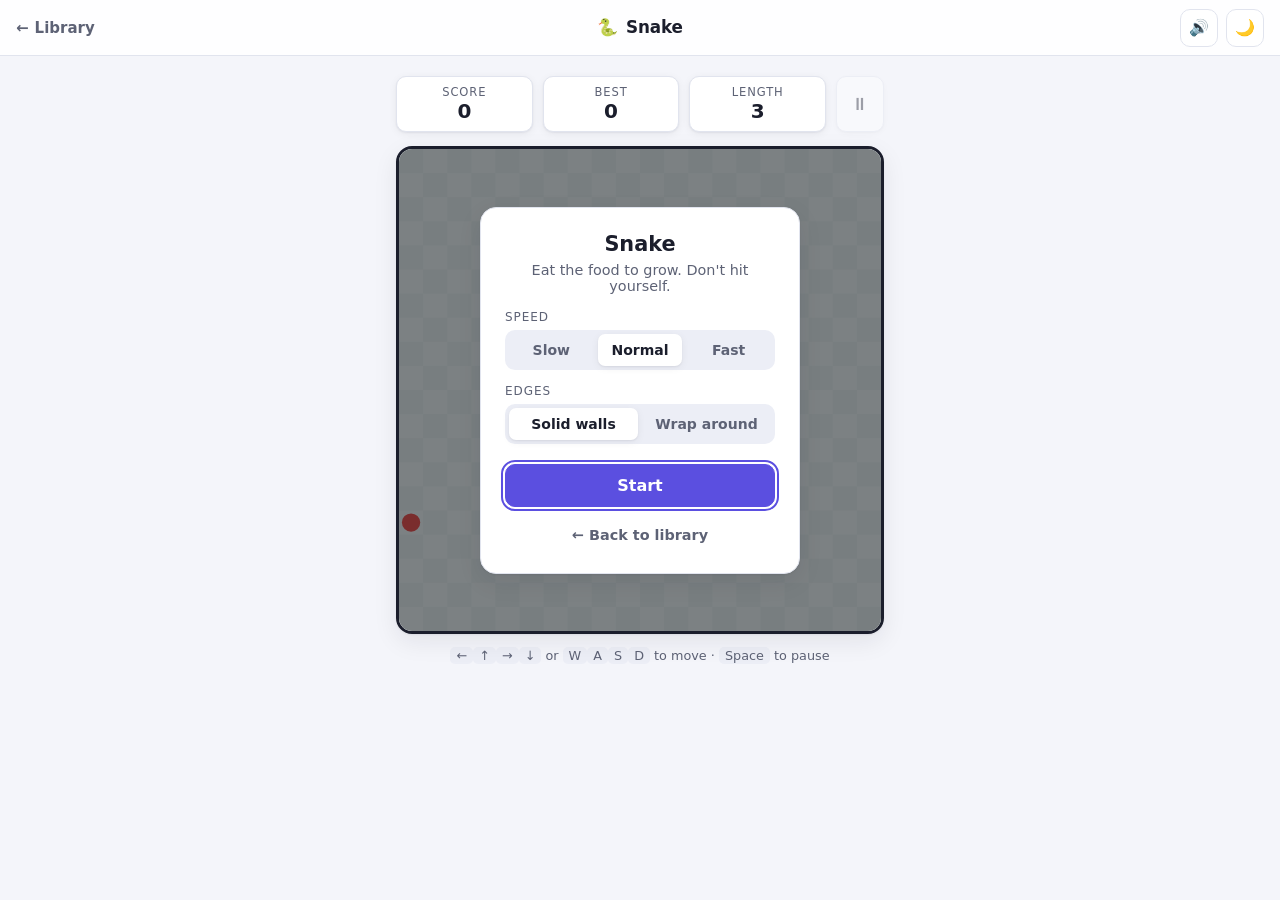
<file: games/snake/index.html>
<!DOCTYPE html>
<html lang="en">
<head>
  <meta charset="UTF-8">
  <meta name="viewport" content="width=device-width, initial-scale=1.0">
  <title>Snake</title>
  <link rel="stylesheet" href="../../shared/theme.css">
  <script src="../../games.js"></script>
  <script src="../../shared/layout.js" data-game="snake"></script>
  <style>
    :root {
      --snake: #2fb861;
      --snake-head: #1f8c47;
      --food: #e6483f;
      --board: #e9f2ec;
      --board-alt: #e1ece5;
    }

    :root[data-theme="dark"] {
      --snake: #4fd18f;
      --snake-head: #8ff0bb;
      --food: #ff6b6b;
      --board: #182320;
      --board-alt: #1c2925;
    }

    * { box-sizing: border-box; }

    body {
      min-height: 100vh;
      display: flex;
      flex-direction: column;
    }

    .app {
      width: min(520px, 100%);
      margin: 0 auto;
      padding: 20px 16px 32px;
      display: flex;
      flex-direction: column;
      gap: 14px;
    }

    .hud {
      display: flex;
      align-items: center;
      gap: 10px;
    }

    .stat {
      flex: 1;
      display: flex;
      flex-direction: column;
      align-items: center;
      padding: 8px 10px;
      background: var(--gl-surface);
      border: 1px solid var(--gl-border);
      border-radius: var(--gl-radius-sm);
      box-shadow: var(--gl-shadow-sm);
    }

    .stat span {
      font-size: 0.72rem;
      text-transform: uppercase;
      letter-spacing: 0.08em;
      color: var(--gl-muted);
    }

    .stat strong {
      font-size: 1.25rem;
      font-variant-numeric: tabular-nums;
    }

    .icon-btn {
      width: 48px;
      align-self: stretch;
      border: 1px solid var(--gl-border);
      border-radius: var(--gl-radius-sm);
      background: var(--gl-surface);
      color: var(--gl-fg);
      font: inherit;
      font-size: 1.1rem;
      cursor: pointer;
      box-shadow: var(--gl-shadow-sm);
    }

    .icon-btn:hover:not(:disabled) { background: var(--gl-surface-2); }
    .icon-btn:disabled { opacity: 0.4; cursor: not-allowed; }

    .board-wrap {
      position: relative;
      width: 100%;
      aspect-ratio: 1;
      border-radius: var(--gl-radius);
      overflow: hidden;
      border: 1px solid var(--gl-border);
      box-shadow: var(--gl-shadow);
      touch-action: none;
    }

    .board-wrap.walls { border: 3px solid var(--gl-fg); }

    canvas {
      display: block;
      width: 100%;
      height: 100%;
    }

    .overlay {
      position: absolute;
      inset: 0;
      display: flex;
      align-items: center;
      justify-content: center;
      padding: 16px;
      background: var(--gl-overlay);
    }

    .overlay[hidden] { display: none; }

    .card {
      width: min(320px, 100%);
      padding: 24px;
      text-align: center;
      background: var(--gl-surface);
      border: 1px solid var(--gl-border);
      border-radius: var(--gl-radius);
      box-shadow: var(--gl-shadow);
    }

    .card h2 {
      margin: 0 0 6px;
      font-size: 1.3rem;
    }

    .card p {
      margin: 0 0 16px;
      color: var(--gl-muted);
      font-size: 0.9rem;
    }

    .option {
      margin-bottom: 14px;
      text-align: left;
    }

    .option-label {
      display: block;
      margin-bottom: 6px;
      font-size: 0.75rem;
      text-transform: uppercase;
      letter-spacing: 0.08em;
      color: var(--gl-muted);
    }

    .segmented {
      display: flex;
      gap: 4px;
      padding: 4px;
      background: var(--gl-surface-2);
      border-radius: var(--gl-radius-sm);
    }

    .segmented button {
      flex: 1;
      padding: 8px 6px;
      border: 0;
      border-radius: 7px;
      background: transparent;
      color: var(--gl-muted);
      font: inherit;
      font-size: 0.875rem;
      font-weight: 600;
      cursor: pointer;
    }

    .segmented button[aria-pressed="true"] {
      background: var(--gl-surface);
      color: var(--gl-fg);
      box-shadow: var(--gl-shadow-sm);
    }

    .btn {
      width: 100%;
      margin-top: 6px;
      padding: 11px 18px;
      border: 1px solid var(--gl-border);
      border-radius: var(--gl-radius-sm);
      background: var(--gl-surface);
      color: var(--gl-fg);
      font: inherit;
      font-weight: 700;
      cursor: pointer;
    }

    .btn:hover { background: var(--gl-surface-2); }

    .btn.primary {
      border-color: var(--gl-accent);
      background: var(--gl-accent);
      color: var(--gl-accent-fg);
    }

    .btn.primary:hover { background: var(--gl-accent-hover); }

    .btn:focus-visible, .segmented button:focus-visible, .icon-btn:focus-visible, .pad button:focus-visible {
      outline: 2px solid var(--gl-accent);
      outline-offset: 2px;
    }

    .final-score {
      margin: 4px 0 2px;
      font-size: 2.6rem;
      font-weight: 800;
      font-variant-numeric: tabular-nums;
    }

    .new-best { color: var(--gl-success); font-weight: 700; }

    .pad {
      display: none;
      grid-template-columns: repeat(3, 64px);
      grid-template-rows: repeat(2, 56px);
      gap: 8px;
      justify-content: center;
    }

    .pad button {
      border: 1px solid var(--gl-border);
      border-radius: var(--gl-radius-sm);
      background: var(--gl-surface);
      color: var(--gl-fg);
      font-size: 1.3rem;
      box-shadow: var(--gl-shadow-sm);
      touch-action: manipulation;
    }

    .pad button:active { background: var(--gl-surface-2); }
    .pad [data-dir="up"] { grid-column: 2; }
    .pad [data-dir="left"] { grid-column: 1; grid-row: 2; }
    .pad [data-dir="down"] { grid-column: 2; grid-row: 2; }
    .pad [data-dir="right"] { grid-column: 3; grid-row: 2; }

    .hint {
      margin: 0;
      text-align: center;
      font-size: 0.8rem;
      color: var(--gl-muted);
    }

    kbd {
      padding: 1px 6px;
      border-radius: 5px;
      background: var(--gl-surface-2);
      font-family: inherit;
    }

    @media (pointer: coarse) {
      .pad { display: grid; }
      .hint { display: none; }
    }
  </style>
</head>
<body>
  <button id="sound-btn" title="Sound" aria-label="Mute sound" data-gl-action>🔊</button>

  <main class="app">
    <div class="hud">
      <div class="stat"><span>Score</span><strong id="score">0</strong></div>
      <div class="stat"><span>Best</span><strong id="best">0</strong></div>
      <div class="stat"><span>Length</span><strong id="length">3</strong></div>
      <button class="icon-btn" id="pause-btn" aria-label="Pause" title="Pause (Space)" disabled>⏸</button>
    </div>

    <div class="board-wrap" id="board-wrap">
      <canvas id="board" role="img" aria-label="Snake board"></canvas>

      <div class="overlay" id="start-screen">
        <div class="card">
          <h2>Snake</h2>
          <p>Eat the food to grow. Don't hit yourself.</p>
          <div class="option">
            <span class="option-label" id="speed-label">Speed</span>
            <div class="segmented" id="speed" role="group" aria-labelledby="speed-label">
              <button type="button" data-value="slow">Slow</button>
              <button type="button" data-value="normal">Normal</button>
              <button type="button" data-value="fast">Fast</button>
            </div>
          </div>
          <div class="option">
            <span class="option-label" id="walls-label">Edges</span>
            <div class="segmented" id="walls" role="group" aria-labelledby="walls-label">
              <button type="button" data-value="solid">Solid walls</button>
              <button type="button" data-value="wrap">Wrap around</button>
            </div>
          </div>
          <button class="btn primary" id="start-btn">Start</button>
          <a class="gl-back-link" href="../../index.html">← Back to library</a>
        </div>
      </div>

      <div class="overlay" id="pause-screen" hidden>
        <div class="card">
          <h2>Paused</h2>
          <p>Press Space or tap Resume.</p>
          <button class="btn primary" id="resume-btn">Resume</button>
          <button class="btn" id="quit-btn">Quit to menu</button>
        </div>
      </div>

      <div class="overlay" id="over-screen" hidden>
        <div class="card">
          <h2 id="over-title">Game over</h2>
          <div class="final-score" id="final-score">0</div>
          <p id="over-detail"></p>
          <button class="btn primary" id="again-btn">Play again</button>
          <button class="btn" id="menu-btn">Change settings</button>
        </div>
      </div>
    </div>

    <div class="pad" aria-label="Direction controls">
      <button type="button" data-dir="up" aria-label="Up">▲</button>
      <button type="button" data-dir="left" aria-label="Left">◀</button>
      <button type="button" data-dir="down" aria-label="Down">▼</button>
      <button type="button" data-dir="right" aria-label="Right">▶</button>
    </div>

    <p class="hint"><kbd>←</kbd><kbd>↑</kbd><kbd>→</kbd><kbd>↓</kbd> or <kbd>W</kbd><kbd>A</kbd><kbd>S</kbd><kbd>D</kbd> to move · <kbd>Space</kbd> to pause</p>
  </main>

  <script>
  (function () {
    const GRID = 20;
    const SPEEDS = { slow: 150, normal: 105, fast: 70 };
    const MIN_TICK = 45;
    const SPEEDUP_EVERY = 5;
    const SPEEDUP_MS = 4;
    const DIRS = {
      up: { x: 0, y: -1 },
      down: { x: 0, y: 1 },
      left: { x: -1, y: 0 },
      right: { x: 1, y: 0 },
    };
    const KEYS = {
      ArrowUp: "up", KeyW: "up",
      ArrowDown: "down", KeyS: "down",
      ArrowLeft: "left", KeyA: "left",
      ArrowRight: "right", KeyD: "right",
    };

    const $ = (id) => document.getElementById(id);
    const canvas = $("board");
    const ctx = canvas.getContext("2d");
    const boardWrap = $("board-wrap");
    const startScreen = $("start-screen");
    const pauseScreen = $("pause-screen");
    const overScreen = $("over-screen");
    const pauseBtn = $("pause-btn");
    const soundBtn = $("sound-btn");

    function load(key, fallback) {
      try {
        const raw = localStorage.getItem(key);
        return raw === null ? fallback : JSON.parse(raw);
      } catch {
        return fallback;
      }
    }

    function save(key, value) {
      try { localStorage.setItem(key, JSON.stringify(value)); } catch {}
    }

    const settings = Object.assign({ speed: "normal", walls: "solid", sound: true }, load("snake.settings", {}));
    const bestKey = () => `snake.best.${settings.speed}.${settings.walls}`;

    let snake, dir, queue, food, score, tick, eaten;
    let status = "menu"; // menu | playing | paused | over
    let lastTime = 0;
    let acc = 0;
    let colors = {};

    function readColors() {
      const css = getComputedStyle(document.documentElement);
      const v = (name) => css.getPropertyValue(name).trim();
      colors = {
        snake: v("--snake"),
        head: v("--snake-head"),
        food: v("--food"),
        board: v("--board"),
        boardAlt: v("--board-alt"),
        eye: v("--gl-bg"),
      };
    }

    function resize() {
      const size = canvas.clientWidth;
      const ratio = window.devicePixelRatio || 1;
      canvas.width = Math.round(size * ratio);
      canvas.height = Math.round(size * ratio);
      ctx.setTransform(canvas.width / GRID, 0, 0, canvas.height / GRID, 0, 0);
      draw();
    }

    function reset() {
      const mid = Math.floor(GRID / 2);
      snake = [{ x: mid, y: mid }, { x: mid - 1, y: mid }, { x: mid - 2, y: mid }];
      dir = DIRS.right;
      queue = [];
      score = 0;
      eaten = 0;
      tick = SPEEDS[settings.speed];
      food = placeFood();
      updateHud();
    }

    function placeFood() {
      const taken = new Set(snake.map((p) => p.y * GRID + p.x));
      if (taken.size >= GRID * GRID) return null;
      let i;
      do { i = Math.floor(Math.random() * GRID * GRID); } while (taken.has(i));
      return { x: i % GRID, y: Math.floor(i / GRID) };
    }

    function updateHud() {
      $("score").textContent = score;
      $("best").textContent = load(bestKey(), 0);
      $("length").textContent = snake.length;
    }

    function turn(name) {
      if (status !== "playing") return;
      const next = DIRS[name];
      const last = queue.length ? queue[queue.length - 1] : dir;
      // Queue up to two turns so quick key presses between ticks aren't lost
      if (next === last || (next.x === -last.x && next.y === -last.y)) return;
      if (queue.length < 2) queue.push(next);
    }

    function step() {
      if (queue.length) dir = queue.shift();
      let x = snake[0].x + dir.x;
      let y = snake[0].y + dir.y;

      if (settings.walls === "wrap") {
        x = (x + GRID) % GRID;
        y = (y + GRID) % GRID;
      } else if (x < 0 || y < 0 || x >= GRID || y >= GRID) {
        return gameOver(false);
      }

      const grows = food && x === food.x && y === food.y;
      // The tail leaves its cell this tick unless the snake grows
      const body = grows ? snake : snake.slice(0, -1);
      if (body.some((p) => p.x === x && p.y === y)) return gameOver(false);

      snake.unshift({ x, y });
      if (grows) {
        score += 10;
        eaten++;
        if (eaten % SPEEDUP_EVERY === 0) tick = Math.max(MIN_TICK, tick - SPEEDUP_MS);
        food = placeFood();
        beep(660, 0.06);
        if (!food) return gameOver(true);
      } else {
        snake.pop();
      }
      updateHud();
    }

    function roundRect(x, y, w, h, r) {
      ctx.beginPath();
      ctx.moveTo(x + r, y);
      ctx.arcTo(x + w, y, x + w, y + h, r);
      ctx.arcTo(x + w, y + h, x, y + h, r);
      ctx.arcTo(x, y + h, x, y, r);
      ctx.arcTo(x, y, x + w, y, r);
      ctx.closePath();
    }

    function draw() {
      ctx.fillStyle = colors.board;
      ctx.fillRect(0, 0, GRID, GRID);
      ctx.fillStyle = colors.boardAlt;
      for (let y = 0; y < GRID; y++) {
        for (let x = y % 2; x < GRID; x += 2) ctx.fillRect(x, y, 1, 1);
      }

      if (food) {
        ctx.fillStyle = colors.food;
        ctx.beginPath();
        ctx.arc(food.x + 0.5, food.y + 0.5, 0.38, 0, Math.PI * 2);
        ctx.fill();
      }

      snake.forEach((p, i) => {
        ctx.fillStyle = i === 0 ? colors.head : colors.snake;
        roundRect(p.x + 0.06, p.y + 0.06, 0.88, 0.88, i === 0 ? 0.3 : 0.22);
        ctx.fill();
      });

      const head = snake[0];
      const ex = head.x + 0.5 + dir.x * 0.18;
      const ey = head.y + 0.5 + dir.y * 0.18;
      ctx.fillStyle = colors.eye;
      for (const side of [-1, 1]) {
        ctx.beginPath();
        ctx.arc(ex + dir.y * 0.2 * side, ey + dir.x * 0.2 * side, 0.09, 0, Math.PI * 2);
        ctx.fill();
      }
    }

    function loop(time) {
      if (status !== "playing") return;
      acc += time - lastTime;
      lastTime = time;
      // After a long frame, don't make the snake jump several cells at once
      if (acc > tick * 3) acc = tick;
      while (acc >= tick && status === "playing") {
        acc -= tick;
        step();
      }
      draw();
      requestAnimationFrame(loop);
    }

    function show(screen) {
      for (const s of [startScreen, pauseScreen, overScreen]) s.hidden = s !== screen;
    }

    function run() {
      status = "playing";
      acc = 0;
      lastTime = performance.now();
      requestAnimationFrame(loop);
    }

    function applyWalls() {
      boardWrap.classList.toggle("walls", settings.walls === "solid");
      resize();
    }

    function start() {
      reset();
      show(null);
      pauseBtn.disabled = false;
      pauseBtn.textContent = "⏸";
      pauseBtn.setAttribute("aria-label", "Pause");
      draw();
      run();
    }

    function pause() {
      if (status !== "playing") return;
      status = "paused";
      show(pauseScreen);
      pauseBtn.textContent = "▶";
      pauseBtn.setAttribute("aria-label", "Resume");
      $("resume-btn").focus();
    }

    function resume() {
      if (status !== "paused") return;
      show(null);
      pauseBtn.textContent = "⏸";
      pauseBtn.setAttribute("aria-label", "Pause");
      run();
    }

    function gameOver(won) {
      status = "over";
      pauseBtn.disabled = true;
      const best = load(bestKey(), 0);
      const isBest = score > best;
      if (isBest) save(bestKey(), score);
      updateHud();
      draw();
      const mode = `${settings.speed[0].toUpperCase()}${settings.speed.slice(1)}, ${settings.walls === "solid" ? "solid walls" : "wrap around"}`;
      const detail = $("over-detail");
      $("over-title").textContent = won ? "You filled the board!" : "Game over";
      $("final-score").textContent = score;
      detail.className = isBest ? "new-best" : "";
      detail.textContent = isBest ? `New best for ${mode}!` : `Best for ${mode}: ${best}`;
      beep(won ? 880 : 180, 0.25);
      show(overScreen);
      $("again-btn").focus();
    }

    function toMenu() {
      status = "menu";
      pauseBtn.disabled = true;
      pauseBtn.textContent = "⏸";
      show(startScreen);
      $("start-btn").focus();
    }

    let audio;
    function beep(freq, duration) {
      if (!settings.sound) return;
      try {
        audio = audio || new (window.AudioContext || window.webkitAudioContext)();
        const osc = audio.createOscillator();
        const gain = audio.createGain();
        osc.type = "square";
        osc.frequency.value = freq;
        gain.gain.setValueAtTime(0.06, audio.currentTime);
        gain.gain.exponentialRampToValueAtTime(0.0001, audio.currentTime + duration);
        osc.connect(gain).connect(audio.destination);
        osc.start();
        osc.stop(audio.currentTime + duration);
      } catch {}
    }

    function renderSound() {
      soundBtn.textContent = settings.sound ? "🔊" : "🔈";
      soundBtn.setAttribute("aria-label", settings.sound ? "Mute sound" : "Unmute sound");
    }

    function bindSegmented(id, key) {
      const group = $(id);
      const render = () => group.querySelectorAll("button").forEach((b) =>
        b.setAttribute("aria-pressed", b.dataset.value === settings[key]));
      group.addEventListener("click", (e) => {
        const btn = e.target.closest("button");
        if (!btn) return;
        settings[key] = btn.dataset.value;
        save("snake.settings", settings);
        render();
        updateHud();
        applyWalls();
      });
      render();
    }

    bindSegmented("speed", "speed");
    bindSegmented("walls", "walls");
    $("start-btn").addEventListener("click", start);
    $("again-btn").addEventListener("click", start);
    $("menu-btn").addEventListener("click", toMenu);
    $("resume-btn").addEventListener("click", resume);
    $("quit-btn").addEventListener("click", toMenu);
    pauseBtn.addEventListener("click", () => (status === "paused" ? resume() : pause()));
    soundBtn.addEventListener("click", () => {
      settings.sound = !settings.sound;
      save("snake.settings", settings);
      renderSound();
    });

    document.addEventListener("keydown", (e) => {
      if (KEYS[e.code]) {
        if (status === "playing") e.preventDefault();
        turn(KEYS[e.code]);
      } else if (e.code === "Space" || e.code === "KeyP") {
        if (status === "playing" || status === "paused") {
          e.preventDefault();
          if (status === "playing") pause();
          else resume();
        }
      } else if (e.code === "Escape") {
        pause();
      }
    });

    document.querySelectorAll(".pad button").forEach((b) =>
      b.addEventListener("pointerdown", (e) => {
        e.preventDefault();
        turn(b.dataset.dir);
      }));

    let touchStart = null;
    boardWrap.addEventListener("touchstart", (e) => {
      if (status !== "playing") return;
      const t = e.touches[0];
      touchStart = { x: t.clientX, y: t.clientY };
    }, { passive: true });
    boardWrap.addEventListener("touchmove", (e) => {
      if (!touchStart || status !== "playing") return;
      e.preventDefault();
      const t = e.touches[0];
      const dx = t.clientX - touchStart.x;
      const dy = t.clientY - touchStart.y;
      if (Math.max(Math.abs(dx), Math.abs(dy)) < 24) return;
      turn(Math.abs(dx) > Math.abs(dy) ? (dx > 0 ? "right" : "left") : (dy > 0 ? "down" : "up"));
      touchStart = { x: t.clientX, y: t.clientY };
    }, { passive: false });
    boardWrap.addEventListener("touchend", () => { touchStart = null; });

    document.addEventListener("visibilitychange", () => { if (document.hidden) pause(); });
    window.addEventListener("gl-themechange", () => { readColors(); draw(); });
    window.addEventListener("resize", resize);

    readColors();
    renderSound();
    reset();
    applyWalls();
    $("start-btn").focus();
  })();
  </script>
</body>
</html>
</file>
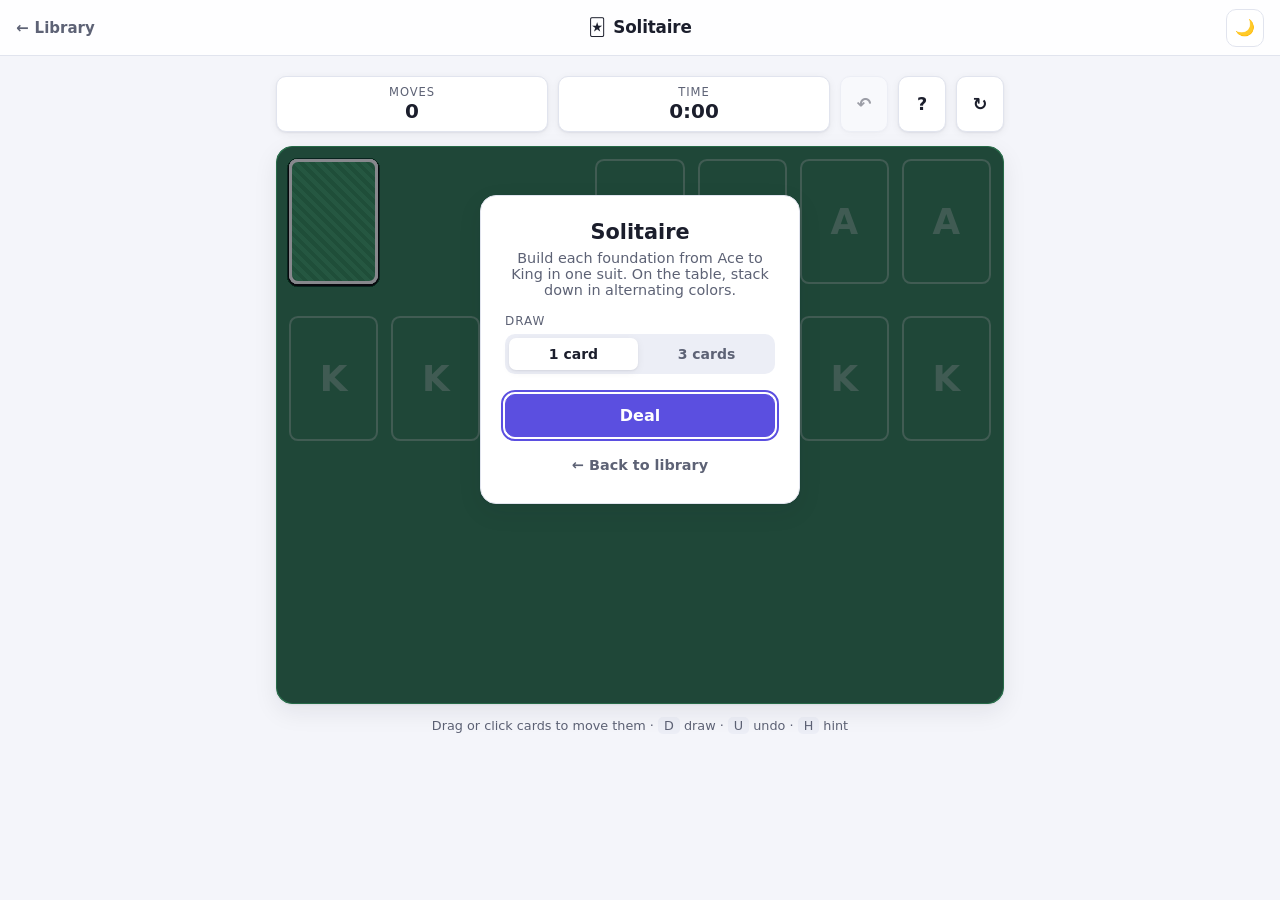
<file: games/solitaire/index.html>
<!DOCTYPE html>
<html lang="en">
<head>
  <meta charset="UTF-8">
  <meta name="viewport" content="width=device-width, initial-scale=1.0">
  <title>Solitaire</title>
  <link rel="stylesheet" href="../../shared/theme.css">
  <script src="../../games.js"></script>
  <script src="../../shared/layout.js" data-game="solitaire"></script>
  <style>
    :root {
      --felt: #2f7d55;
      --felt-edge: #276a48;
      --slot: rgba(255, 255, 255, 0.32);
      --card-bg: #ffffff;
      --card-border: #d5d9e0;
      --red: #d6343c;
      --black: #1d2330;
      --back: #2e8b57;
      --back-stripe: #3a9d67;
      --hint: #ffd84d;
    }

    :root[data-theme="dark"] {
      --felt: #1b4632;
      --felt-edge: #163a29;
      --slot: rgba(255, 255, 255, 0.2);
      --card-bg: #262b34;
      --card-border: #3a4150;
      --red: #ff6b6e;
      --black: #e8eaf0;
      --back: #1f6b43;
      --back-stripe: #2a7f52;
      --hint: #ffd84d;
    }

    * { box-sizing: border-box; }

    body {
      min-height: 100vh;
      display: flex;
      flex-direction: column;
    }

    .app {
      width: min(760px, 100%);
      margin: 0 auto;
      padding: 20px 16px 32px;
      display: flex;
      flex-direction: column;
      gap: 14px;
    }

    .hud {
      display: flex;
      align-items: center;
      gap: 10px;
    }

    .stat {
      flex: 1;
      display: flex;
      flex-direction: column;
      align-items: center;
      padding: 8px 10px;
      background: var(--gl-surface);
      border: 1px solid var(--gl-border);
      border-radius: var(--gl-radius-sm);
      box-shadow: var(--gl-shadow-sm);
    }

    .stat span {
      font-size: 0.72rem;
      text-transform: uppercase;
      letter-spacing: 0.08em;
      color: var(--gl-muted);
    }

    .stat strong {
      font-size: 1.25rem;
      font-variant-numeric: tabular-nums;
    }

    .icon-btn {
      width: 48px;
      align-self: stretch;
      border: 1px solid var(--gl-border);
      border-radius: var(--gl-radius-sm);
      background: var(--gl-surface);
      color: var(--gl-fg);
      font: inherit;
      font-size: 1.1rem;
      font-weight: 700;
      cursor: pointer;
      box-shadow: var(--gl-shadow-sm);
    }

    .icon-btn:hover:not(:disabled) { background: var(--gl-surface-2); }
    .icon-btn:disabled { opacity: 0.4; cursor: not-allowed; }

    .felt {
      position: relative;
      padding: 12px;
      background: var(--felt);
      border: 1px solid var(--felt-edge);
      border-radius: var(--gl-radius);
      box-shadow: var(--gl-shadow);
    }

    .table {
      --cw: 60px;
      --ch: 84px;
      position: relative;
      min-height: 320px;
      touch-action: none;
      user-select: none;
      -webkit-user-select: none;
    }

    .slot {
      position: absolute;
      width: var(--cw);
      height: var(--ch);
      display: flex;
      align-items: center;
      justify-content: center;
      border: 2px solid var(--slot);
      border-radius: calc(var(--cw) * 0.1);
      color: var(--slot);
      font-size: calc(var(--cw) * 0.4);
      font-weight: 700;
    }

    .slot.stock { cursor: pointer; }

    .card {
      position: absolute;
      width: var(--cw);
      height: var(--ch);
      border-radius: calc(var(--cw) * 0.1);
      background: var(--card-bg);
      border: 1px solid var(--card-border);
      box-shadow: 0 1px 2px rgba(0, 0, 0, 0.25);
      font-size: calc(var(--cw) * 0.24);
      font-weight: 700;
      line-height: 1;
      transition: left 0.18s ease, top 0.18s ease;
      cursor: default;
    }

    .card.red { color: var(--red); }
    .card.black { color: var(--black); }
    .card.up.movable { cursor: grab; }
    .card.dragging { transition: none; cursor: grabbing; box-shadow: 0 8px 18px rgba(0, 0, 0, 0.35); }
    .card.hint { outline: 3px solid var(--hint); outline-offset: 1px; }

    .card .corner {
      position: absolute;
      top: 6%;
      left: 8%;
      text-align: center;
    }

    .card .corner.br {
      top: auto;
      left: auto;
      bottom: 6%;
      right: 8%;
      transform: rotate(180deg);
    }

    .card .pip {
      position: absolute;
      inset: 0;
      display: flex;
      align-items: center;
      justify-content: center;
      padding-top: 18%;
      font-size: calc(var(--cw) * 0.5);
    }

    .card:not(.up) {
      background: repeating-linear-gradient(45deg, var(--back), var(--back) 4px, var(--back-stripe) 4px, var(--back-stripe) 8px);
      border: 3px solid var(--card-bg);
    }

    .card:not(.up) > * { display: none; }

    .card.shake { animation: shake 0.25s; }

    @keyframes shake {
      25% { translate: -4px 0; }
      75% { translate: 4px 0; }
    }

    .overlay {
      position: absolute;
      inset: 0;
      z-index: 2000;
      display: flex;
      align-items: flex-start;
      justify-content: center;
      padding: 48px 16px 16px;
      background: var(--gl-overlay);
      border-radius: var(--gl-radius);
    }

    .overlay[hidden] { display: none; }

    .card-panel {
      width: min(320px, 100%);
      padding: 24px;
      text-align: center;
      background: var(--gl-surface);
      border: 1px solid var(--gl-border);
      border-radius: var(--gl-radius);
      box-shadow: var(--gl-shadow);
    }

    .card-panel h2 {
      margin: 0 0 6px;
      font-size: 1.3rem;
    }

    .card-panel p {
      margin: 0 0 16px;
      color: var(--gl-muted);
      font-size: 0.9rem;
    }

    .option {
      margin-bottom: 14px;
      text-align: left;
    }

    .option-label {
      display: block;
      margin-bottom: 6px;
      font-size: 0.75rem;
      text-transform: uppercase;
      letter-spacing: 0.08em;
      color: var(--gl-muted);
    }

    .segmented {
      display: flex;
      gap: 4px;
      padding: 4px;
      background: var(--gl-surface-2);
      border-radius: var(--gl-radius-sm);
    }

    .segmented button {
      flex: 1;
      padding: 8px 6px;
      border: 0;
      border-radius: 7px;
      background: transparent;
      color: var(--gl-muted);
      font: inherit;
      font-size: 0.875rem;
      font-weight: 600;
      cursor: pointer;
    }

    .segmented button[aria-pressed="true"] {
      background: var(--gl-surface);
      color: var(--gl-fg);
      box-shadow: var(--gl-shadow-sm);
    }

    .btn {
      width: 100%;
      margin-top: 6px;
      padding: 11px 18px;
      border: 1px solid var(--gl-border);
      border-radius: var(--gl-radius-sm);
      background: var(--gl-surface);
      color: var(--gl-fg);
      font: inherit;
      font-weight: 700;
      cursor: pointer;
    }

    .btn:hover { background: var(--gl-surface-2); }
    .btn[hidden] { display: none; }

    .btn.primary {
      border-color: var(--gl-accent);
      background: var(--gl-accent);
      color: var(--gl-accent-fg);
    }

    .btn.primary:hover { background: var(--gl-accent-hover); }

    .btn:focus-visible, .segmented button:focus-visible, .icon-btn:focus-visible {
      outline: 2px solid var(--gl-accent);
      outline-offset: 2px;
    }

    .final-score {
      margin: 4px 0 2px;
      font-size: 2.6rem;
      font-weight: 800;
      font-variant-numeric: tabular-nums;
    }

    .new-best { color: var(--gl-success); font-weight: 700; }

    .hint-text {
      margin: 0;
      min-height: 1.2em;
      text-align: center;
      font-size: 0.8rem;
      color: var(--gl-muted);
    }

    kbd {
      padding: 1px 6px;
      border-radius: 5px;
      background: var(--gl-surface-2);
      font-family: inherit;
    }

    @media (pointer: coarse) {
      .key-hint { display: none; }
    }
  </style>
</head>
<body>
  <main class="app">
    <div class="hud">
      <div class="stat"><span>Moves</span><strong id="moves">0</strong></div>
      <div class="stat"><span>Time</span><strong id="time">0:00</strong></div>
      <button class="icon-btn" id="undo-btn" aria-label="Undo" title="Undo (U)" disabled>↶</button>
      <button class="icon-btn" id="hint-btn" aria-label="Hint" title="Hint (H)">?</button>
      <button class="icon-btn" id="new-btn" aria-label="New game" title="New game (N)">↻</button>
    </div>

    <div class="felt">
      <div class="table" id="table" aria-label="Solitaire table"></div>

      <div class="overlay" id="start-screen" hidden>
        <div class="card-panel">
          <h2>Solitaire</h2>
          <p>Build each foundation from Ace to King in one suit. On the table, stack down in alternating colors.</p>
          <div class="option">
            <span class="option-label" id="draw-label">Draw</span>
            <div class="segmented" id="draw" role="group" aria-labelledby="draw-label">
              <button type="button" data-value="1">1 card</button>
              <button type="button" data-value="3">3 cards</button>
            </div>
          </div>
          <button class="btn primary" id="start-btn">Deal</button>
          <button class="btn" id="cancel-btn" hidden>Back to game</button>
          <a class="gl-back-link" href="../../index.html">← Back to library</a>
        </div>
      </div>

      <div class="overlay" id="win-screen" hidden>
        <div class="card-panel">
          <h2>You won!</h2>
          <div class="final-score" id="win-time">0:00</div>
          <p id="win-stats"></p>
          <p id="win-detail"></p>
          <button class="btn primary" id="again-btn">Deal again</button>
          <button class="btn" id="menu-btn">Change draw</button>
        </div>
      </div>
    </div>

    <p class="hint-text" id="status" aria-live="polite">
      <span class="key-hint">Drag or click cards to move them · <kbd>D</kbd> draw · <kbd>U</kbd> undo · <kbd>H</kbd> hint</span>
    </p>
  </main>

  <script>
  (function () {
    const SUITS = ["♠", "♥", "♦", "♣"];
    const RANKS = ["", "A", "2", "3", "4", "5", "6", "7", "8", "9", "10", "J", "Q", "K"];
    const MAX_UNDO = 300;
    const DRAG_THRESHOLD = 5;
    const AUTO_STEP_MS = 90;

    const $ = (id) => document.getElementById(id);
    const table = $("table");
    const startScreen = $("start-screen");
    const winScreen = $("win-screen");
    const undoBtn = $("undo-btn");
    const statusEl = $("status");
    const defaultStatus = statusEl.innerHTML;

    function load(key, fallback) {
      try {
        const raw = localStorage.getItem(key);
        return raw === null ? fallback : JSON.parse(raw);
      } catch {
        return fallback;
      }
    }

    function save(key, value) {
      try { localStorage.setItem(key, JSON.stringify(value)); } catch {}
    }

    const settings = Object.assign({ draw: "1" }, load("solitaire.settings", {}));

    // Card ids 0..51: suit = floor(id / 13), rank = id % 13 + 1
    const cards = Array.from({ length: 52 }, (_, id) => ({
      id,
      suit: Math.floor(id / 13),
      rank: (id % 13) + 1,
      up: false,
    }));
    const isRed = (card) => card.suit === 1 || card.suit === 2;

    let stock, waste, foundations, tableau, history, moves, elapsed, draw;
    let status = "menu"; // menu | menu-over-game | playing | auto | won
    let geo = {};
    let drag = null;
    let hintTimer = 0;

    const cardEls = cards.map((card) => {
      const el = document.createElement("div");
      el.className = `card ${isRed(card) ? "red" : "black"}`;
      el.dataset.id = card.id;
      const label = `${RANKS[card.rank]}<br>${SUITS[card.suit]}`;
      el.innerHTML = `<span class="corner">${label}</span><span class="pip">${SUITS[card.suit]}</span><span class="corner br">${label}</span>`;
      el.setAttribute("aria-label", `${RANKS[card.rank]} of ${["spades", "hearts", "diamonds", "clubs"][card.suit]}`);
      table.appendChild(el);
      return el;
    });

    const stockSlot = document.createElement("div");
    stockSlot.className = "slot stock";
    stockSlot.title = "Draw (D)";
    const foundationSlots = [0, 1, 2, 3].map(() => {
      const slot = document.createElement("div");
      slot.className = "slot";
      slot.textContent = "A";
      return slot;
    });
    const tableauSlots = Array.from({ length: 7 }, () => {
      const slot = document.createElement("div");
      slot.className = "slot";
      slot.textContent = "K";
      return slot;
    });
    table.prepend(stockSlot, ...foundationSlots, ...tableauSlots);

    function snapshot() {
      const ids = (pile) => pile.map((c) => c.id);
      return {
        stock: ids(stock),
        waste: ids(waste),
        foundations: foundations.map(ids),
        tableau: tableau.map(ids),
        up: cards.filter((c) => c.up).map((c) => c.id),
      };
    }

    function restore(s) {
      const pile = (ids) => ids.map((id) => cards[id]);
      stock = pile(s.stock);
      waste = pile(s.waste);
      foundations = s.foundations.map(pile);
      tableau = s.tableau.map(pile);
      const up = new Set(s.up);
      cards.forEach((c) => { c.up = up.has(c.id); });
    }

    function saveGame() {
      if (status === "won") {
        save("solitaire.game", null);
        return;
      }
      save("solitaire.game", { state: snapshot(), moves, elapsed, draw });
    }

    function deal() {
      const deck = cards.slice();
      for (let i = deck.length - 1; i > 0; i--) {
        const j = Math.floor(Math.random() * (i + 1));
        [deck[i], deck[j]] = [deck[j], deck[i]];
      }
      deck.forEach((c) => { c.up = false; });
      tableau = Array.from({ length: 7 }, (_, i) => deck.splice(0, i + 1));
      tableau.forEach((col) => { col[col.length - 1].up = true; });
      stock = deck;
      waste = [];
      foundations = [[], [], [], []];
      history = [];
      moves = 0;
      elapsed = 0;
      draw = Number(settings.draw);
      status = "playing";
      show(null);
      layout();
      updateHud();
      saveGame();
    }

    function top(pile) {
      return pile[pile.length - 1];
    }

    function canFoundation(card, f) {
      const t = top(f);
      return t ? t.suit === card.suit && t.rank === card.rank - 1 : card.rank === 1;
    }

    function canTableau(card, col) {
      const t = top(col);
      return t ? t.up && isRed(t) !== isRed(card) && t.rank === card.rank + 1 : card.rank === 13;
    }

    function locate(card) {
      for (const pile of [stock, waste, ...foundations, ...tableau]) {
        const index = pile.indexOf(card);
        if (index !== -1) return { pile, index };
      }
      return null;
    }

    function isMovable(card) {
      const { pile, index } = locate(card);
      if (!card.up || pile === stock) return false;
      if (tableau.includes(pile)) return true;
      return index === pile.length - 1;
    }

    function record() {
      history.push({ state: snapshot(), moves });
      if (history.length > MAX_UNDO) history.shift();
    }

    function afterAction() {
      moves++;
      for (const col of tableau) {
        const t = top(col);
        if (t) t.up = true;
      }
      layout();
      updateHud();
      if (foundations.every((f) => f.length === 13)) return win();
      if (!stock.length && !waste.length && tableau.every((col) => col.every((c) => c.up))) autoFinish();
      saveGame();
    }

    function moveCards(from, index, to) {
      record();
      to.push(...from.splice(index));
      afterAction();
    }

    function drawCards() {
      if (status !== "playing") return;
      if (!stock.length && !waste.length) return;
      record();
      if (stock.length) {
        const n = Math.min(draw, stock.length);
        for (let i = 0; i < n; i++) {
          const card = stock.pop();
          card.up = true;
          waste.push(card);
        }
      } else {
        stock = waste.reverse();
        stock.forEach((c) => { c.up = false; });
        waste = [];
      }
      afterAction();
    }

    function autoMove(card) {
      const { pile, index } = locate(card);
      const single = index === pile.length - 1;
      if (single && !foundations.includes(pile)) {
        const f = foundations.find((f) => canFoundation(card, f));
        if (f) return moveCards(pile, index, f);
      }
      // Prefer building on another card; only use an empty column if it actually frees something
      const targets = tableau.filter((col) => col !== pile && canTableau(card, col));
      const target = targets.find((col) => col.length) ||
        (index > 0 || !tableau.includes(pile) ? targets[0] : null);
      if (target) return moveCards(pile, index, target);
      const el = cardEls[card.id];
      el.classList.remove("shake");
      void el.offsetWidth;
      el.classList.add("shake");
    }

    function autoFinish() {
      status = "auto";
      const step = () => {
        if (status !== "auto") return;
        let best = null;
        for (const pile of [...tableau, waste]) {
          const card = top(pile);
          if (!card) continue;
          const f = foundations.find((f) => canFoundation(card, f));
          if (f && (!best || card.rank < best.card.rank)) best = { card, pile, f };
        }
        if (!best) {
          status = "playing";
          return;
        }
        best.f.push(best.pile.pop());
        moves++;
        layout();
        updateHud();
        if (foundations.every((f) => f.length === 13)) win();
        else setTimeout(step, AUTO_STEP_MS);
      };
      setTimeout(step, AUTO_STEP_MS);
    }

    function findHint() {
      let best = null;
      const consider = (score, card, target) => {
        if (!best || score > best.score) best = { score, card, target };
      };
      const sources = [];
      if (waste.length) sources.push({ pile: waste, index: waste.length - 1 });
      tableau.forEach((col) => col.forEach((c, index) => { if (c.up) sources.push({ pile: col, index }); }));

      for (const { pile, index } of sources) {
        const card = pile[index];
        if (index === pile.length - 1) {
          const f = foundations.find((f) => canFoundation(card, f));
          if (f) consider(3, card, f);
        }
        for (const col of tableau) {
          if (col === pile || !canTableau(card, col)) continue;
          if (pile === waste) {
            consider(1, card, col);
          } else {
            const below = pile[index - 1];
            // Only suggest table moves that turn over a hidden card or empty a column for a King
            if (below && !below.up) consider(2, card, col);
            else if (!below && col.length) consider(2, card, col);
          }
        }
      }
      return best;
    }

    function showHint() {
      if (status !== "playing") return;
      clearHint();
      const hint = findHint();
      let els = [];
      if (hint) {
        const target = top(hint.target);
        els = [cardEls[hint.card.id], target ? cardEls[target.id] : slotFor(hint.target)];
      } else if (stock.length || waste.length) {
        els = [stock.length ? cardEls[top(stock).id] : stockSlot];
        setStatus("Draw from the stock.");
      } else {
        setStatus("No moves left. Undo or deal a new game.");
      }
      els.forEach((el) => el.classList.add("hint"));
      hintTimer = setTimeout(clearHint, 1500);
    }

    function clearHint() {
      clearTimeout(hintTimer);
      table.querySelectorAll(".hint").forEach((el) => el.classList.remove("hint"));
    }

    function setStatus(text) {
      statusEl.textContent = text;
      clearTimeout(setStatus.timer);
      setStatus.timer = setTimeout(() => { statusEl.innerHTML = defaultStatus; }, 2500);
    }

    function slotFor(pile) {
      const f = foundations.indexOf(pile);
      if (f !== -1) return foundationSlots[f];
      return tableauSlots[tableau.indexOf(pile)];
    }

    function undo() {
      if (!history.length || (status !== "playing" && status !== "auto")) return;
      const prev = history.pop();
      restore(prev.state);
      moves = prev.moves + 1;
      status = "playing";
      clearHint();
      layout();
      updateHud();
      saveGame();
    }

    function computeGeometry() {
      const w = table.clientWidth;
      const gap = Math.max(4, Math.round(w * 0.018));
      const cw = (w - gap * 6) / 7;
      const ch = cw * 1.4;
      const top = table.getBoundingClientRect().top + window.scrollY;
      const tableauY = ch + gap * 2.5;
      geo = {
        gap, cw, ch, tableauY,
        x: (i) => i * (cw + gap),
        down: ch * 0.12,
        up: ch * 0.27,
        available: Math.max(ch * 4, window.innerHeight - top - 40 - tableauY),
      };
      table.style.setProperty("--cw", `${cw}px`);
      table.style.setProperty("--ch", `${ch}px`);
    }

    function place(card, x, y, z) {
      const el = cardEls[card.id];
      el.style.left = `${x}px`;
      el.style.top = `${y}px`;
      el.style.zIndex = z;
      el.classList.toggle("up", card.up);
      el.classList.toggle("movable", card.up && status !== "won" && isMovable(card));
    }

    function columnOffsets(col) {
      const downs = col.filter((c, i) => !c.up && i < col.length - 1).length;
      const ups = col.length - 1 - downs;
      let up = geo.up;
      // Squeeze long face-up runs so the column stays on screen
      if (ups > 0) {
        const room = geo.available - geo.ch - downs * geo.down;
        up = Math.max(geo.ch * 0.15, Math.min(geo.up, room / ups));
      }
      return { down: geo.down, up };
    }

    function layout() {
      computeGeometry();
      const { x, cw, ch, tableauY } = geo;

      stockSlot.style.left = `${x(0)}px`;
      stockSlot.style.top = "0px";
      stockSlot.textContent = waste.length ? "↻" : "";
      stock.forEach((c, i) => place(c, x(0), 0, 10 + i));

      const fanned = draw === 3 ? 3 : 1;
      waste.forEach((c, i) => {
        const shift = Math.max(0, i - (waste.length - fanned));
        place(c, x(1) + shift * cw * 0.24, 0, 10 + i);
      });

      foundations.forEach((f, fi) => {
        foundationSlots[fi].style.left = `${x(3 + fi)}px`;
        foundationSlots[fi].style.top = "0px";
        f.forEach((c, i) => place(c, x(3 + fi), 0, 10 + i));
      });

      let height = tableauY + ch * 3;
      tableau.forEach((col, ci) => {
        tableauSlots[ci].style.left = `${x(ci)}px`;
        tableauSlots[ci].style.top = `${tableauY}px`;
        const off = columnOffsets(col);
        let y = tableauY;
        col.forEach((c, i) => {
          place(c, x(ci), y, 10 + i);
          y += c.up ? off.up : off.down;
        });
        if (col.length) height = Math.max(height, y - (top(col).up ? off.up : off.down) + ch);
      });
      table.style.height = `${height}px`;
      undoBtn.disabled = !history.length || status === "won";
    }

    function formatTime(s) {
      return `${Math.floor(s / 60)}:${String(s % 60).padStart(2, "0")}`;
    }

    function updateHud() {
      $("moves").textContent = moves;
      $("time").textContent = formatTime(elapsed);
    }

    function win() {
      status = "won";
      clearHint();
      layout();
      const key = `solitaire.best.${draw}`;
      const best = load(key, null);
      const isBest = best === null || elapsed < best;
      if (isBest) save(key, elapsed);
      const wins = load("solitaire.wins", 0) + 1;
      save("solitaire.wins", wins);
      saveGame();
      const detail = $("win-detail");
      $("win-time").textContent = formatTime(elapsed);
      $("win-stats").textContent = `${moves} moves · draw ${draw} · ${wins} ${wins === 1 ? "win" : "wins"} so far`;
      detail.className = isBest ? "new-best" : "";
      detail.textContent = isBest ? `Fastest win with draw ${draw}!` : `Fastest with draw ${draw}: ${formatTime(best)}`;
      show(winScreen);
      $("again-btn").focus();
    }

    function show(screen) {
      for (const s of [startScreen, winScreen]) s.hidden = s !== screen;
    }

    function openMenu() {
      const inGame = status === "playing" || status === "menu-over-game";
      $("cancel-btn").hidden = !inGame;
      if (inGame) status = "menu-over-game";
      renderDraw();
      show(startScreen);
      $("start-btn").focus();
    }

    function closeMenu() {
      status = "playing";
      show(null);
    }

    function pileRect(pile) {
      const f = foundations.indexOf(pile);
      if (f !== -1) return { x: geo.x(3 + f), y: 0 };
      const ci = tableau.indexOf(pile);
      const t = top(pile);
      if (!t) return { x: geo.x(ci), y: geo.tableauY };
      return { x: geo.x(ci), y: parseFloat(cardEls[t.id].style.top) };
    }

    function dropTarget(d, x, y) {
      const card = d.card;
      let best = null;
      let bestArea = 0;
      for (const pile of [...foundations, ...tableau]) {
        if (pile === d.from) continue;
        const legal = foundations.includes(pile)
          ? d.cards.length === 1 && canFoundation(card, pile)
          : canTableau(card, pile);
        if (!legal) continue;
        const r = pileRect(pile);
        const w = Math.max(0, Math.min(x + geo.cw, r.x + geo.cw) - Math.max(x, r.x));
        const h = Math.max(0, Math.min(y + geo.ch, r.y + geo.ch) - Math.max(y, r.y));
        if (w * h > bestArea) {
          bestArea = w * h;
          best = pile;
        }
      }
      return best;
    }

    table.addEventListener("pointerdown", (e) => {
      if (status !== "playing" || drag || e.button > 0) return;
      clearHint();
      const el = e.target.closest(".card");
      if (!el) {
        if (e.target === stockSlot) drawCards();
        return;
      }
      const card = cards[el.dataset.id];
      const { pile, index } = locate(card);
      if (pile === stock) {
        drawCards();
        return;
      }
      if (!isMovable(card)) return;
      e.preventDefault();
      try { table.setPointerCapture(e.pointerId); } catch {}
      const moving = pile.slice(index);
      drag = {
        card, from: pile, index,
        cards: moving,
        startX: e.clientX,
        startY: e.clientY,
        origin: moving.map((c) => ({ x: parseFloat(cardEls[c.id].style.left), y: parseFloat(cardEls[c.id].style.top) })),
        active: false,
      };
    });

    table.addEventListener("pointermove", (e) => {
      if (!drag) return;
      const dx = e.clientX - drag.startX;
      const dy = e.clientY - drag.startY;
      if (!drag.active) {
        if (Math.hypot(dx, dy) < DRAG_THRESHOLD) return;
        drag.active = true;
        drag.cards.forEach((c) => cardEls[c.id].classList.add("dragging"));
      }
      drag.cards.forEach((c, i) => {
        const el = cardEls[c.id];
        el.style.left = `${drag.origin[i].x + dx}px`;
        el.style.top = `${drag.origin[i].y + dy}px`;
        el.style.zIndex = 1000 + i;
      });
    });

    function endDrag(e, cancelled) {
      if (!drag) return;
      const d = drag;
      drag = null;
      d.cards.forEach((c) => cardEls[c.id].classList.remove("dragging"));
      if (cancelled) return layout();
      if (!d.active) return autoMove(d.card);
      const x = d.origin[0].x + e.clientX - d.startX;
      const y = d.origin[0].y + e.clientY - d.startY;
      const target = dropTarget(d, x, y);
      if (target) moveCards(d.from, d.index, target);
      else layout();
    }

    table.addEventListener("pointerup", (e) => endDrag(e, false));
    table.addEventListener("pointercancel", (e) => endDrag(e, true));

    const drawGroup = $("draw");
    const renderDraw = () => drawGroup.querySelectorAll("button").forEach((b) =>
      b.setAttribute("aria-pressed", b.dataset.value === settings.draw));
    drawGroup.addEventListener("click", (e) => {
      const btn = e.target.closest("button");
      if (!btn) return;
      settings.draw = btn.dataset.value;
      save("solitaire.settings", settings);
      renderDraw();
    });

    $("start-btn").addEventListener("click", deal);
    $("cancel-btn").addEventListener("click", closeMenu);
    $("new-btn").addEventListener("click", openMenu);
    $("again-btn").addEventListener("click", deal);
    $("menu-btn").addEventListener("click", openMenu);
    $("hint-btn").addEventListener("click", showHint);
    undoBtn.addEventListener("click", undo);

    document.addEventListener("keydown", (e) => {
      if ((e.ctrlKey || e.metaKey) && e.code === "KeyZ") {
        e.preventDefault();
        undo();
      } else if (e.ctrlKey || e.metaKey || e.altKey) {
        return;
      } else if (e.code === "KeyD") {
        drawCards();
      } else if (e.code === "KeyU") {
        undo();
      } else if (e.code === "KeyH") {
        showHint();
      } else if (e.code === "KeyN") {
        openMenu();
      } else if (e.code === "Escape" && status === "menu-over-game") {
        closeMenu();
      }
    });

    setInterval(() => {
      if (status !== "playing" && status !== "auto") return;
      if (!moves || document.hidden) return;
      elapsed++;
      updateHud();
      // Persist the clock now and then, not every second
      if (elapsed % 10 === 0) saveGame();
    }, 1000);

    window.addEventListener("resize", () => { if (!drag) layout(); });
    // A scrollbar appearing narrows the table without firing a window resize
    let lastWidth = 0;
    new ResizeObserver(() => {
      if (table.clientWidth === lastWidth || drag) return;
      lastWidth = table.clientWidth;
      layout();
    }).observe(table);

    const saved = load("solitaire.game", null);
    if (saved && saved.state && saved.state.tableau && saved.state.tableau.length === 7) {
      restore(saved.state);
      moves = saved.moves;
      elapsed = saved.elapsed;
      draw = saved.draw;
      settings.draw = String(draw);
      history = [];
      status = "playing";
      layout();
      updateHud();
      if (!stock.length && !waste.length && tableau.every((col) => col.every((c) => c.up))) autoFinish();
    } else {
      stock = cards.slice();
      waste = [];
      foundations = [[], [], [], []];
      tableau = Array.from({ length: 7 }, () => []);
      history = [];
      moves = 0;
      elapsed = 0;
      draw = Number(settings.draw);
      layout();
      updateHud();
      renderDraw();
      show(startScreen);
      $("start-btn").focus();
    }
  })();
  </script>
</body>
</html>
</file>
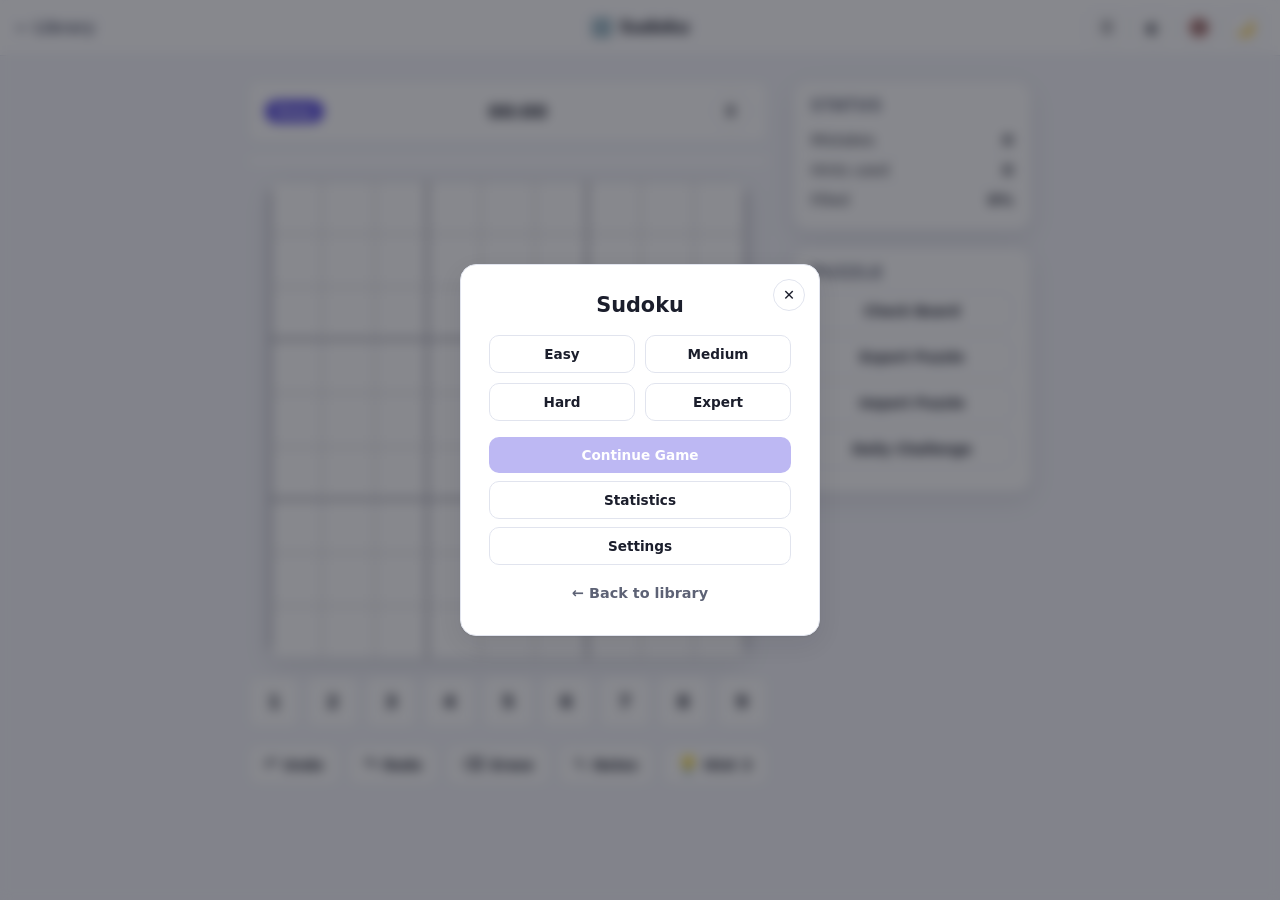
<file: games/sudoku/index.html>
<!DOCTYPE html>
<html lang="en">
<head>
<meta charset="UTF-8">
<meta name="viewport" content="width=device-width, initial-scale=1.0, maximum-scale=1, user-scalable=no">
<title>Sudoku</title>
<link rel="stylesheet" href="../../shared/theme.css">
<link rel="stylesheet" href="style.css">
<script src="../../games.js"></script>
<script src="../../shared/layout.js" data-game="sudoku"></script>
</head>
<body>
<div id="app">

  <button id="btn-menu" class="icon-btn" aria-label="Open menu" title="Menu" data-gl-action>☰</button>
  <button id="btn-contrast" class="icon-btn" aria-label="Toggle high contrast" title="High contrast" data-gl-action>◐</button>
  <button id="btn-sound" class="icon-btn" aria-label="Toggle sound" title="Sound" data-gl-action>🔇</button>

  <main class="game-layout">

    <section class="board-panel">

      <div class="game-info" role="status" aria-live="polite">
        <span id="difficulty-label" class="difficulty-badge">Easy</span>
        <span id="timer-display" class="timer">00:00</span>
        <button id="btn-pause" class="icon-btn" aria-label="Pause game" title="Pause">⏸</button>
      </div>

      <div class="progress-track" aria-hidden="true">
        <div id="progress-fill" class="progress-fill"></div>
      </div>

      <div class="board-wrapper">
        <div id="board" class="board" role="grid" aria-label="Sudoku 9 by 9 board"></div>

        <div id="pause-overlay" class="overlay hidden">
          <div class="overlay-card">
            <p>Game Paused</p>
            <button id="btn-resume" class="btn primary">Resume</button>
          </div>
        </div>

        <div id="victory-overlay" class="overlay hidden">
          <div class="overlay-card">
            <p class="victory-title">Puzzle Solved!</p>
            <p id="victory-time" class="victory-detail"></p>
            <p id="victory-best" class="victory-detail"></p>
            <button id="btn-victory-new" class="btn primary">New Game</button>
            <button id="btn-victory-close" class="btn">Close</button>
          </div>
        </div>

        <div id="confetti-layer" class="confetti-layer" aria-hidden="true"></div>
      </div>

      <div class="number-pad" id="number-pad" role="group" aria-label="Number pad"></div>

      <div class="action-bar">
        <button id="btn-undo" class="btn" aria-label="Undo" title="Undo (Ctrl+Z)"><span class="ico">↶</span>Undo</button>
        <button id="btn-redo" class="btn" aria-label="Redo" title="Redo (Ctrl+Y)"><span class="ico">↷</span>Redo</button>
        <button id="btn-erase" class="btn" aria-label="Erase cell" title="Erase (Delete)"><span class="ico">⌫</span>Erase</button>
        <button id="btn-notes" class="btn" aria-label="Toggle notes mode" title="Notes (N)"><span class="ico">✎</span>Notes</button>
        <button id="btn-hint" class="btn" aria-label="Get a hint" title="Hint"><span class="ico">💡</span>Hint <span id="hints-left">3</span></button>
      </div>

    </section>

    <aside class="side-panel">
      <div class="panel-card">
        <h2 class="panel-title">Status</h2>
        <div class="stat-row"><span>Mistakes</span><strong id="mistakes-count">0</strong></div>
        <div class="stat-row"><span>Hints used</span><strong id="hints-used-count">0</strong></div>
        <div class="stat-row"><span>Filled</span><strong id="progress-count">0%</strong></div>
      </div>

      <div class="panel-card">
        <h2 class="panel-title">Puzzle</h2>
        <button id="btn-check" class="btn full">Check Board</button>
        <button id="btn-export" class="btn full">Export Puzzle</button>
        <button id="btn-import" class="btn full">Import Puzzle</button>
        <button id="btn-daily" class="btn full">Daily Challenge</button>
      </div>
    </aside>

  </main>

  <div id="menu-overlay" class="modal-overlay">
    <div class="modal" role="dialog" aria-modal="true" aria-labelledby="menu-modal-title" tabindex="-1">
      <button id="btn-menu-close" class="icon-btn modal-close" aria-label="Close menu" title="Close">✕</button>
      <h2 class="modal-title" id="menu-modal-title">Sudoku</h2>

      <div id="difficulty-select" class="difficulty-grid">
        <button class="btn difficulty-btn" data-difficulty="easy">Easy</button>
        <button class="btn difficulty-btn" data-difficulty="medium">Medium</button>
        <button class="btn difficulty-btn" data-difficulty="hard">Hard</button>
        <button class="btn difficulty-btn" data-difficulty="expert">Expert</button>
      </div>

      <button id="btn-continue" class="btn full primary">Continue Game</button>
      <button id="btn-stats" class="btn full">Statistics</button>
      <button id="btn-settings" class="btn full">Settings</button>
      <a class="gl-back-link" href="../../index.html">← Back to library</a>
    </div>
  </div>

  <div id="settings-modal" class="modal-overlay hidden">
    <div class="modal" role="dialog" aria-modal="true" aria-labelledby="settings-modal-title" tabindex="-1">
      <h2 class="modal-title" id="settings-modal-title">Settings</h2>

      <label class="setting-row">
        <span>Animations</span>
        <input type="checkbox" id="setting-animations" checked>
      </label>
      <label class="setting-row">
        <span>Sound</span>
        <input type="checkbox" id="setting-sound">
      </label>
      <label class="setting-row">
        <span>Highlight conflicts</span>
        <input type="checkbox" id="setting-highlight-conflicts" checked>
      </label>
      <label class="setting-row">
        <span>Auto-save</span>
        <input type="checkbox" id="setting-auto-save" checked>
      </label>
      <label class="setting-row">
        <span>Show timer</span>
        <input type="checkbox" id="setting-show-timer" checked>
      </label>
      <label class="setting-row">
        <span>High contrast</span>
        <input type="checkbox" id="setting-high-contrast">
      </label>

      <button id="btn-settings-close" class="btn full primary">Done</button>
    </div>
  </div>

  <div id="stats-modal" class="modal-overlay hidden">
    <div class="modal" role="dialog" aria-modal="true" aria-labelledby="stats-modal-title" tabindex="-1">
      <h2 class="modal-title" id="stats-modal-title">Statistics</h2>
      <div class="stat-row"><span>Games played</span><strong id="stat-played">0</strong></div>
      <div class="stat-row"><span>Games won</span><strong id="stat-won">0</strong></div>
      <div class="stat-row"><span>Completion</span><strong id="stat-completion">0%</strong></div>
      <div class="stat-row"><span>Average time</span><strong id="stat-avg-time">--:--</strong></div>
      <div class="stat-row"><span>Hints used</span><strong id="stat-hints">0</strong></div>
      <div class="stat-row"><span>Mistakes</span><strong id="stat-mistakes">0</strong></div>
      <h3 class="panel-subtitle">Best Times</h3>
      <div class="stat-row"><span>Easy</span><strong id="stat-best-easy">--:--</strong></div>
      <div class="stat-row"><span>Medium</span><strong id="stat-best-medium">--:--</strong></div>
      <div class="stat-row"><span>Hard</span><strong id="stat-best-hard">--:--</strong></div>
      <div class="stat-row"><span>Expert</span><strong id="stat-best-expert">--:--</strong></div>
      <button id="btn-stats-close" class="btn full primary">Close</button>
    </div>
  </div>

  <div id="io-modal" class="modal-overlay hidden">
    <div class="modal" role="dialog" aria-modal="true" aria-labelledby="io-modal-title" tabindex="-1">
      <h2 class="modal-title" id="io-modal-title">Export Puzzle</h2>
      <textarea id="io-textarea" class="io-textarea" rows="4" aria-label="Puzzle code"></textarea>
      <div id="io-import-actions" class="hidden">
        <button id="btn-io-load" class="btn full primary">Load Puzzle</button>
      </div>
      <button id="btn-io-close" class="btn full">Close</button>
    </div>
  </div>

  <div id="toast" class="toast hidden" role="alert"></div>

</div>
<script src="script.js"></script>
</body>
</html>
</file>
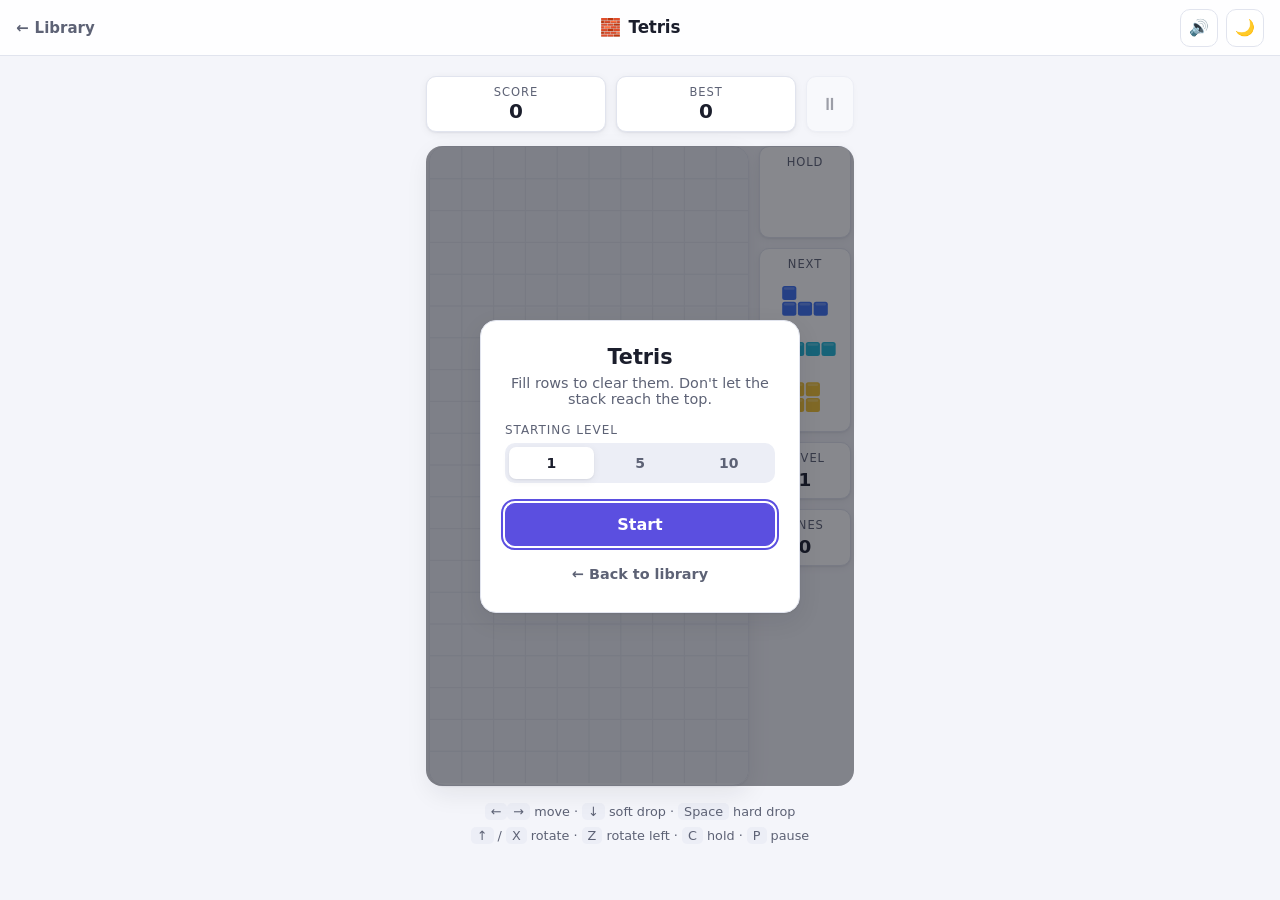
<file: games/tetris/index.html>
<!DOCTYPE html>
<html lang="en">
<head>
  <meta charset="UTF-8">
  <meta name="viewport" content="width=device-width, initial-scale=1.0">
  <title>Tetris</title>
  <link rel="stylesheet" href="../../shared/theme.css">
  <script src="../../games.js"></script>
  <script src="../../shared/layout.js" data-game="tetris"></script>
  <style>
    :root {
      --board: #eef0f5;
      --grid-line: #e1e4ec;
      --piece-i: #1fb6d6;
      --piece-j: #3a6ff0;
      --piece-l: #f08c2a;
      --piece-o: #f2c230;
      --piece-s: #3cbf5c;
      --piece-t: #9b4fe0;
      --piece-z: #e5484d;
    }

    :root[data-theme="dark"] {
      --board: #161a22;
      --grid-line: #1f2430;
      --piece-i: #4dd4f0;
      --piece-j: #6b93ff;
      --piece-l: #ffa552;
      --piece-o: #ffd84d;
      --piece-s: #5cd97a;
      --piece-t: #b57cff;
      --piece-z: #ff6b6e;
    }

    * { box-sizing: border-box; }

    body {
      min-height: 100vh;
      display: flex;
      flex-direction: column;
    }

    .app {
      width: min(460px, 100%);
      margin: 0 auto;
      padding: 20px 16px 32px;
      display: flex;
      flex-direction: column;
      gap: 14px;
    }

    .hud {
      display: flex;
      align-items: center;
      gap: 10px;
    }

    .stat {
      flex: 1;
      display: flex;
      flex-direction: column;
      align-items: center;
      padding: 8px 10px;
      background: var(--gl-surface);
      border: 1px solid var(--gl-border);
      border-radius: var(--gl-radius-sm);
      box-shadow: var(--gl-shadow-sm);
    }

    .stat span, .panel-label {
      font-size: 0.72rem;
      text-transform: uppercase;
      letter-spacing: 0.08em;
      color: var(--gl-muted);
    }

    .stat strong {
      font-size: 1.25rem;
      font-variant-numeric: tabular-nums;
    }

    .icon-btn {
      width: 48px;
      align-self: stretch;
      border: 1px solid var(--gl-border);
      border-radius: var(--gl-radius-sm);
      background: var(--gl-surface);
      color: var(--gl-fg);
      font: inherit;
      font-size: 1.1rem;
      cursor: pointer;
      box-shadow: var(--gl-shadow-sm);
    }

    .icon-btn:hover:not(:disabled) { background: var(--gl-surface-2); }
    .icon-btn:disabled { opacity: 0.4; cursor: not-allowed; }

    .stage {
      position: relative;
      display: flex;
      justify-content: center;
      gap: 10px;
    }

    .board-wrap {
      height: min(640px, calc(100dvh - var(--gl-bar-height) - 150px), calc((100vw - 140px) * 2));
      min-height: 320px;
      aspect-ratio: 1 / 2;
      border-radius: var(--gl-radius);
      overflow: hidden;
      border: 1px solid var(--gl-border);
      box-shadow: var(--gl-shadow);
      touch-action: none;
    }

    canvas {
      display: block;
      width: 100%;
      height: 100%;
    }

    .side {
      width: 92px;
      display: flex;
      flex-direction: column;
      gap: 10px;
    }

    .panel {
      display: flex;
      flex-direction: column;
      align-items: center;
      gap: 4px;
      padding: 8px;
      background: var(--gl-surface);
      border: 1px solid var(--gl-border);
      border-radius: var(--gl-radius-sm);
      box-shadow: var(--gl-shadow-sm);
    }

    .panel canvas { width: 100%; height: auto; }
    #hold { aspect-ratio: 4 / 3; }
    #next { aspect-ratio: 1 / 2; }

    .panel strong {
      font-size: 1.15rem;
      font-variant-numeric: tabular-nums;
    }

    .overlay {
      position: absolute;
      inset: 0;
      display: flex;
      align-items: center;
      justify-content: center;
      padding: 16px;
      background: var(--gl-overlay);
      border-radius: var(--gl-radius);
    }

    .overlay[hidden] { display: none; }

    .card {
      width: min(320px, 100%);
      padding: 24px;
      text-align: center;
      background: var(--gl-surface);
      border: 1px solid var(--gl-border);
      border-radius: var(--gl-radius);
      box-shadow: var(--gl-shadow);
    }

    .card h2 {
      margin: 0 0 6px;
      font-size: 1.3rem;
    }

    .card p {
      margin: 0 0 16px;
      color: var(--gl-muted);
      font-size: 0.9rem;
    }

    .option {
      margin-bottom: 14px;
      text-align: left;
    }

    .option-label {
      display: block;
      margin-bottom: 6px;
      font-size: 0.75rem;
      text-transform: uppercase;
      letter-spacing: 0.08em;
      color: var(--gl-muted);
    }

    .segmented {
      display: flex;
      gap: 4px;
      padding: 4px;
      background: var(--gl-surface-2);
      border-radius: var(--gl-radius-sm);
    }

    .segmented button {
      flex: 1;
      padding: 8px 6px;
      border: 0;
      border-radius: 7px;
      background: transparent;
      color: var(--gl-muted);
      font: inherit;
      font-size: 0.875rem;
      font-weight: 600;
      cursor: pointer;
    }

    .segmented button[aria-pressed="true"] {
      background: var(--gl-surface);
      color: var(--gl-fg);
      box-shadow: var(--gl-shadow-sm);
    }

    .btn {
      width: 100%;
      margin-top: 6px;
      padding: 11px 18px;
      border: 1px solid var(--gl-border);
      border-radius: var(--gl-radius-sm);
      background: var(--gl-surface);
      color: var(--gl-fg);
      font: inherit;
      font-weight: 700;
      cursor: pointer;
    }

    .btn:hover { background: var(--gl-surface-2); }

    .btn.primary {
      border-color: var(--gl-accent);
      background: var(--gl-accent);
      color: var(--gl-accent-fg);
    }

    .btn.primary:hover { background: var(--gl-accent-hover); }

    .btn:focus-visible, .segmented button:focus-visible, .icon-btn:focus-visible, .pad button:focus-visible {
      outline: 2px solid var(--gl-accent);
      outline-offset: 2px;
    }

    .final-score {
      margin: 4px 0 2px;
      font-size: 2.6rem;
      font-weight: 800;
      font-variant-numeric: tabular-nums;
    }

    .new-best { color: var(--gl-success); font-weight: 700; }

    .pad {
      display: none;
      grid-template-columns: repeat(4, 1fr);
      grid-auto-rows: 52px;
      gap: 8px;
    }

    .pad button {
      border: 1px solid var(--gl-border);
      border-radius: var(--gl-radius-sm);
      background: var(--gl-surface);
      color: var(--gl-fg);
      font: inherit;
      font-size: 1.2rem;
      font-weight: 600;
      box-shadow: var(--gl-shadow-sm);
      touch-action: none;
      user-select: none;
      -webkit-user-select: none;
    }

    .pad button:active { background: var(--gl-surface-2); }
    .pad [data-action="hold"] { font-size: 0.9rem; }
    .pad [data-action="soft"] { grid-column: span 2; }

    .hint {
      margin: 0;
      text-align: center;
      font-size: 0.8rem;
      line-height: 1.9;
      color: var(--gl-muted);
    }

    kbd {
      padding: 1px 6px;
      border-radius: 5px;
      background: var(--gl-surface-2);
      font-family: inherit;
    }

    @media (pointer: coarse) {
      .pad { display: grid; }
      .hint { display: none; }
      .board-wrap {
        height: min(640px, calc(100dvh - var(--gl-bar-height) - 270px), calc((100vw - 140px) * 2));
      }
    }
  </style>
</head>
<body>
  <button id="sound-btn" title="Sound" aria-label="Mute sound" data-gl-action>🔊</button>

  <main class="app">
    <div class="hud">
      <div class="stat"><span>Score</span><strong id="score">0</strong></div>
      <div class="stat"><span>Best</span><strong id="best">0</strong></div>
      <button class="icon-btn" id="pause-btn" aria-label="Pause" title="Pause (P)" disabled>⏸</button>
    </div>

    <div class="stage">
      <div class="board-wrap" id="board-wrap">
        <canvas id="board" role="img" aria-label="Tetris board"></canvas>
      </div>

      <aside class="side">
        <div class="panel">
          <span class="panel-label">Hold</span>
          <canvas id="hold" aria-label="Held piece"></canvas>
        </div>
        <div class="panel">
          <span class="panel-label">Next</span>
          <canvas id="next" aria-label="Next pieces"></canvas>
        </div>
        <div class="panel">
          <span class="panel-label">Level</span>
          <strong id="level">1</strong>
        </div>
        <div class="panel">
          <span class="panel-label">Lines</span>
          <strong id="lines">0</strong>
        </div>
      </aside>

      <div class="overlay" id="start-screen">
        <div class="card">
          <h2>Tetris</h2>
          <p>Fill rows to clear them. Don't let the stack reach the top.</p>
          <div class="option">
            <span class="option-label" id="level-label">Starting level</span>
            <div class="segmented" id="start-level" role="group" aria-labelledby="level-label">
              <button type="button" data-value="1">1</button>
              <button type="button" data-value="5">5</button>
              <button type="button" data-value="10">10</button>
            </div>
          </div>
          <button class="btn primary" id="start-btn">Start</button>
          <a class="gl-back-link" href="../../index.html">← Back to library</a>
        </div>
      </div>

      <div class="overlay" id="pause-screen" hidden>
        <div class="card">
          <h2>Paused</h2>
          <p>Press P or tap Resume.</p>
          <button class="btn primary" id="resume-btn">Resume</button>
          <button class="btn" id="quit-btn">Quit to menu</button>
        </div>
      </div>

      <div class="overlay" id="over-screen" hidden>
        <div class="card">
          <h2>Game over</h2>
          <div class="final-score" id="final-score">0</div>
          <p id="over-stats"></p>
          <p id="over-detail"></p>
          <button class="btn primary" id="again-btn">Play again</button>
          <button class="btn" id="menu-btn">Change level</button>
        </div>
      </div>
    </div>

    <div class="pad" aria-label="Touch controls">
      <button type="button" data-action="hold" aria-label="Hold">Hold</button>
      <button type="button" data-action="ccw" aria-label="Rotate left">⟲</button>
      <button type="button" data-action="cw" aria-label="Rotate right">⟳</button>
      <button type="button" data-action="drop" aria-label="Hard drop">⤓</button>
      <button type="button" data-action="left" aria-label="Left">◀</button>
      <button type="button" data-action="soft" aria-label="Soft drop">▼</button>
      <button type="button" data-action="right" aria-label="Right">▶</button>
    </div>

    <p class="hint">
      <kbd>←</kbd><kbd>→</kbd> move · <kbd>↓</kbd> soft drop · <kbd>Space</kbd> hard drop<br>
      <kbd>↑</kbd> / <kbd>X</kbd> rotate · <kbd>Z</kbd> rotate left · <kbd>C</kbd> hold · <kbd>P</kbd> pause
    </p>
  </main>

  <script>
  (function () {
    const COLS = 10;
    const VISIBLE = 20;
    const HIDDEN = 2;
    const ROWS = VISIBLE + HIDDEN;
    const DAS = 170;
    const ARR = 50;
    const SOFT_DROP_MS = 40;
    const LOCK_DELAY = 500;
    const MAX_LOCK_RESETS = 15;
    const NEXT_COUNT = 3;
    const LINE_SCORES = [0, 100, 300, 500, 800];
    const TYPES = ["I", "J", "L", "O", "S", "T", "Z"];
    const MATRICES = {
      I: [[0, 0, 0, 0], [1, 1, 1, 1], [0, 0, 0, 0], [0, 0, 0, 0]],
      J: [[1, 0, 0], [1, 1, 1], [0, 0, 0]],
      L: [[0, 0, 1], [1, 1, 1], [0, 0, 0]],
      O: [[1, 1], [1, 1]],
      S: [[0, 1, 1], [1, 1, 0], [0, 0, 0]],
      T: [[0, 1, 0], [1, 1, 1], [0, 0, 0]],
      Z: [[1, 1, 0], [0, 1, 1], [0, 0, 0]],
    };
    // SRS wall kicks as [x, y] with y pointing up, keyed by "from" + "to" rotation state
    const KICKS = {
      "01": [[0, 0], [-1, 0], [-1, 1], [0, -2], [-1, -2]],
      "10": [[0, 0], [1, 0], [1, -1], [0, 2], [1, 2]],
      "12": [[0, 0], [1, 0], [1, -1], [0, 2], [1, 2]],
      "21": [[0, 0], [-1, 0], [-1, 1], [0, -2], [-1, -2]],
      "23": [[0, 0], [1, 0], [1, 1], [0, -2], [1, -2]],
      "32": [[0, 0], [-1, 0], [-1, -1], [0, 2], [-1, 2]],
      "30": [[0, 0], [-1, 0], [-1, -1], [0, 2], [-1, 2]],
      "03": [[0, 0], [1, 0], [1, 1], [0, -2], [1, -2]],
    };
    const KICKS_I = {
      "01": [[0, 0], [-2, 0], [1, 0], [-2, -1], [1, 2]],
      "10": [[0, 0], [2, 0], [-1, 0], [2, 1], [-1, -2]],
      "12": [[0, 0], [-1, 0], [2, 0], [-1, 2], [2, -1]],
      "21": [[0, 0], [1, 0], [-2, 0], [1, -2], [-2, 1]],
      "23": [[0, 0], [2, 0], [-1, 0], [2, 1], [-1, -2]],
      "32": [[0, 0], [-2, 0], [1, 0], [-2, -1], [1, 2]],
      "30": [[0, 0], [1, 0], [-2, 0], [1, -2], [-2, 1]],
      "03": [[0, 0], [-1, 0], [2, 0], [-1, 2], [2, -1]],
    };
    const KEYS = {
      ArrowLeft: "left", KeyA: "left",
      ArrowRight: "right", KeyD: "right",
      ArrowDown: "soft", KeyS: "soft",
      ArrowUp: "cw", KeyX: "cw", KeyW: "cw",
      KeyZ: "ccw", ControlLeft: "ccw", ControlRight: "ccw",
      Space: "drop",
      KeyC: "hold", ShiftLeft: "hold", ShiftRight: "hold",
    };

    // SHAPES[type][rotation] lists the occupied [x, y] cells of each rotation state
    const SHAPES = {};
    for (const type of TYPES) {
      let m = MATRICES[type];
      SHAPES[type] = [];
      for (let r = 0; r < 4; r++) {
        const cells = [];
        m.forEach((row, y) => row.forEach((v, x) => { if (v) cells.push([x, y]); }));
        SHAPES[type].push(cells);
        m = m[0].map((_, x) => m.map((row) => row[x]).reverse());
      }
    }

    const $ = (id) => document.getElementById(id);
    const canvas = $("board");
    const ctx = canvas.getContext("2d");
    const holdCtx = $("hold").getContext("2d");
    const nextCtx = $("next").getContext("2d");
    const boardWrap = $("board-wrap");
    const startScreen = $("start-screen");
    const pauseScreen = $("pause-screen");
    const overScreen = $("over-screen");
    const pauseBtn = $("pause-btn");
    const soundBtn = $("sound-btn");

    function load(key, fallback) {
      try {
        const raw = localStorage.getItem(key);
        return raw === null ? fallback : JSON.parse(raw);
      } catch {
        return fallback;
      }
    }

    function save(key, value) {
      try { localStorage.setItem(key, JSON.stringify(value)); } catch {}
    }

    const settings = Object.assign({ level: "1", sound: true }, load("tetris.settings", {}));

    let board, piece, queue, held, canHold, score, lines, level;
    let horizontal, dasTimer, softDrop, fallAcc, lockTimer, lockResets;
    let status = "menu"; // menu | playing | paused | over
    let lastTime = 0;
    let colors = {};

    function readColors() {
      const css = getComputedStyle(document.documentElement);
      const v = (name) => css.getPropertyValue(name).trim();
      colors = { board: v("--board"), grid: v("--grid-line"), panel: v("--gl-surface") };
      for (const type of TYPES) colors[type] = v(`--piece-${type.toLowerCase()}`);
    }

    function fitCanvas(c, context, units) {
      const ratio = window.devicePixelRatio || 1;
      c.width = Math.round(c.clientWidth * ratio);
      c.height = Math.round(c.clientHeight * ratio);
      context.setTransform(c.width / units, 0, 0, c.width / units, 0, 0);
    }

    function resize() {
      fitCanvas(canvas, ctx, COLS);
      fitCanvas(holdCtx.canvas, holdCtx, 4);
      fitCanvas(nextCtx.canvas, nextCtx, 4);
      draw();
    }

    function gravityMs() {
      const l = Math.min(level, 20);
      return Math.pow(0.8 - (l - 1) * 0.007, l - 1) * 1000;
    }

    function refillQueue() {
      while (queue.length <= NEXT_COUNT) {
        const bag = TYPES.slice();
        for (let i = bag.length - 1; i > 0; i--) {
          const j = Math.floor(Math.random() * (i + 1));
          [bag[i], bag[j]] = [bag[j], bag[i]];
        }
        queue.push(...bag);
      }
    }

    function reset() {
      board = Array.from({ length: ROWS }, () => Array(COLS).fill(null));
      queue = [];
      held = null;
      score = 0;
      lines = 0;
      level = Number(settings.level);
      refillQueue();
      spawn(queue.shift());
      updateHud();
    }

    function fits(type, rot, x, y) {
      return SHAPES[type][rot].every(([cx, cy]) => {
        const bx = x + cx;
        const by = y + cy;
        return bx >= 0 && bx < COLS && by < ROWS && (by < 0 || !board[by][bx]);
      });
    }

    function spawn(type) {
      piece = { type, rot: 0, x: type === "O" ? 4 : 3, y: type === "I" ? HIDDEN - 1 : HIDDEN };
      piece.lowest = piece.y;
      canHold = true;
      fallAcc = 0;
      lockTimer = 0;
      lockResets = 0;
      refillQueue();
      if (!fits(piece.type, piece.rot, piece.x, piece.y)) gameOver();
    }

    function grounded() {
      return !fits(piece.type, piece.rot, piece.x, piece.y + 1);
    }

    function afterMove() {
      if (piece.y > piece.lowest) {
        piece.lowest = piece.y;
        lockResets = 0;
      }
      // Moving or rotating on the ground buys more time, but only a limited number of times
      if (grounded() && lockResets < MAX_LOCK_RESETS) {
        lockTimer = 0;
        lockResets++;
      }
    }

    function shift(dx) {
      if (!fits(piece.type, piece.rot, piece.x + dx, piece.y)) return false;
      piece.x += dx;
      afterMove();
      return true;
    }

    function rotate(dir) {
      if (piece.type === "O") return;
      const to = (piece.rot + dir + 4) % 4;
      const kicks = (piece.type === "I" ? KICKS_I : KICKS)[`${piece.rot}${to}`];
      for (const [kx, ky] of kicks) {
        if (fits(piece.type, to, piece.x + kx, piece.y - ky)) {
          piece.x += kx;
          piece.y -= ky;
          piece.rot = to;
          afterMove();
          return;
        }
      }
    }

    function ghostY() {
      let y = piece.y;
      while (fits(piece.type, piece.rot, piece.x, y + 1)) y++;
      return y;
    }

    function hardDrop() {
      const y = ghostY();
      score += (y - piece.y) * 2;
      piece.y = y;
      lock();
    }

    function hold() {
      if (!canHold) return;
      const current = piece.type;
      spawn(held || queue.shift());
      held = current;
      canHold = false;
      beep(440, 0.04);
    }

    function lock() {
      const cells = SHAPES[piece.type][piece.rot].map(([cx, cy]) => [piece.x + cx, piece.y + cy]);
      for (const [x, y] of cells) board[y][x] = piece.type;
      if (cells.every(([, y]) => y < HIDDEN)) return gameOver();

      const full = [];
      board.forEach((row, y) => { if (row.every(Boolean)) full.push(y); });
      for (const y of full) {
        board.splice(y, 1);
        board.unshift(Array(COLS).fill(null));
      }

      if (full.length) {
        const before = level;
        score += LINE_SCORES[full.length] * level;
        lines += full.length;
        level = Math.max(Number(settings.level), Math.floor(lines / 10) + 1);
        if (level > before) beep(880, 0.2);
        else beep(full.length === 4 ? 990 : 520 + full.length * 80, full.length === 4 ? 0.25 : 0.1);
      } else {
        beep(220, 0.03);
      }

      spawn(queue.shift());
      updateHud();
    }

    function updateHud() {
      $("score").textContent = score;
      $("best").textContent = Math.max(score, load("tetris.best", 0));
      $("lines").textContent = lines;
      $("level").textContent = level;
    }

    function update(dt) {
      if (horizontal.length) {
        dasTimer -= dt;
        while (dasTimer <= 0) {
          if (!shift(horizontal[horizontal.length - 1])) {
            dasTimer = ARR;
            break;
          }
          dasTimer += ARR;
        }
      }

      const interval = softDrop ? Math.min(gravityMs(), SOFT_DROP_MS) : gravityMs();
      fallAcc += dt;
      while (fallAcc >= interval) {
        if (grounded()) {
          fallAcc = 0;
          break;
        }
        fallAcc -= interval;
        piece.y++;
        if (softDrop) score++;
        afterMove();
      }

      if (grounded()) {
        lockTimer += dt;
        if (lockTimer >= LOCK_DELAY) lock();
      } else {
        lockTimer = 0;
      }
      if (status === "playing") updateHud();
    }

    function roundRect(c, x, y, w, h, r) {
      c.beginPath();
      c.moveTo(x + r, y);
      c.arcTo(x + w, y, x + w, y + h, r);
      c.arcTo(x + w, y + h, x, y + h, r);
      c.arcTo(x, y + h, x, y, r);
      c.arcTo(x, y, x + w, y, r);
      c.closePath();
    }

    function drawCell(c, x, y, size, color) {
      c.fillStyle = color;
      roundRect(c, x + size * 0.05, y + size * 0.05, size * 0.9, size * 0.9, size * 0.16);
      c.fill();
      c.fillStyle = "rgba(255, 255, 255, 0.22)";
      roundRect(c, x + size * 0.16, y + size * 0.13, size * 0.68, size * 0.16, size * 0.08);
      c.fill();
    }

    function drawPreview(c, type, cy, faded) {
      const cells = SHAPES[type][0];
      const xs = cells.map(([x]) => x);
      const ys = cells.map(([, y]) => y);
      const minX = Math.min(...xs);
      const minY = Math.min(...ys);
      const s = 0.85;
      const ox = 2 - ((Math.max(...xs) - minX + 1) * s) / 2;
      const oy = cy - ((Math.max(...ys) - minY + 1) * s) / 2;
      c.globalAlpha = faded ? 0.35 : 1;
      for (const [x, y] of cells) drawCell(c, ox + (x - minX) * s, oy + (y - minY) * s, s, colors[type]);
      c.globalAlpha = 1;
    }

    function draw() {
      ctx.fillStyle = colors.board;
      ctx.fillRect(0, 0, COLS, VISIBLE);
      ctx.fillStyle = colors.grid;
      for (let x = 1; x < COLS; x++) ctx.fillRect(x - 0.02, 0, 0.04, VISIBLE);
      for (let y = 1; y < VISIBLE; y++) ctx.fillRect(0, y - 0.02, COLS, 0.04);

      for (let y = HIDDEN; y < ROWS; y++) {
        for (let x = 0; x < COLS; x++) {
          if (board[y][x]) drawCell(ctx, x, y - HIDDEN, 1, colors[board[y][x]]);
        }
      }

      if (status === "playing" || status === "paused") {
        const cells = SHAPES[piece.type][piece.rot];
        const gy = ghostY();
        ctx.globalAlpha = 0.22;
        for (const [cx, cy] of cells) {
          if (gy + cy >= HIDDEN) drawCell(ctx, piece.x + cx, gy + cy - HIDDEN, 1, colors[piece.type]);
        }
        ctx.globalAlpha = 1;
        for (const [cx, cy] of cells) {
          if (piece.y + cy >= HIDDEN) drawCell(ctx, piece.x + cx, piece.y + cy - HIDDEN, 1, colors[piece.type]);
        }
      }

      holdCtx.clearRect(0, 0, 4, 3);
      if (held) drawPreview(holdCtx, held, 1.5, !canHold);
      nextCtx.clearRect(0, 0, 4, 8);
      queue.slice(0, NEXT_COUNT).forEach((type, i) => drawPreview(nextCtx, type, 1.4 + i * 2.6, false));
    }

    function loop(time) {
      if (status !== "playing") return;
      // Cap long frames so a stalled tab can't drop the piece several rows at once
      const dt = Math.min(time - lastTime, 100);
      lastTime = time;
      update(dt);
      draw();
      requestAnimationFrame(loop);
    }

    function show(screen) {
      for (const s of [startScreen, pauseScreen, overScreen]) s.hidden = s !== screen;
    }

    function releaseAll() {
      horizontal = [];
      softDrop = false;
    }

    function run() {
      status = "playing";
      releaseAll();
      lastTime = performance.now();
      requestAnimationFrame(loop);
    }

    function start() {
      status = "playing";
      reset();
      if (status !== "playing") return;
      show(null);
      pauseBtn.disabled = false;
      pauseBtn.textContent = "⏸";
      pauseBtn.setAttribute("aria-label", "Pause");
      draw();
      run();
    }

    function pause() {
      if (status !== "playing") return;
      status = "paused";
      show(pauseScreen);
      pauseBtn.textContent = "▶";
      pauseBtn.setAttribute("aria-label", "Resume");
      $("resume-btn").focus();
    }

    function resume() {
      if (status !== "paused") return;
      show(null);
      pauseBtn.textContent = "⏸";
      pauseBtn.setAttribute("aria-label", "Pause");
      run();
    }

    function gameOver() {
      status = "over";
      pauseBtn.disabled = true;
      const best = load("tetris.best", 0);
      const isBest = score > best;
      if (isBest) save("tetris.best", score);
      updateHud();
      draw();
      const detail = $("over-detail");
      $("final-score").textContent = score;
      $("over-stats").textContent = `${lines} ${lines === 1 ? "line" : "lines"} · level ${level}`;
      detail.className = isBest ? "new-best" : "";
      detail.textContent = isBest ? "New best score!" : `Best: ${best}`;
      beep(180, 0.3);
      show(overScreen);
      $("again-btn").focus();
    }

    function toMenu() {
      status = "menu";
      pauseBtn.disabled = true;
      pauseBtn.textContent = "⏸";
      show(startScreen);
      draw();
      $("start-btn").focus();
    }

    function press(action) {
      if (status !== "playing") return;
      if (action === "left" || action === "right") {
        const dx = action === "left" ? -1 : 1;
        horizontal = horizontal.filter((d) => d !== dx).concat(dx);
        shift(dx);
        dasTimer = DAS;
      } else if (action === "soft") {
        softDrop = true;
      } else if (action === "cw") {
        rotate(1);
      } else if (action === "ccw") {
        rotate(-1);
      } else if (action === "drop") {
        hardDrop();
      } else if (action === "hold") {
        hold();
      }
      draw();
    }

    function release(action) {
      if (action === "left" || action === "right") {
        const dx = action === "left" ? -1 : 1;
        horizontal = horizontal.filter((d) => d !== dx);
        dasTimer = DAS;
      } else if (action === "soft") {
        softDrop = false;
      }
    }

    let audio;
    function beep(freq, duration) {
      if (!settings.sound) return;
      try {
        audio = audio || new (window.AudioContext || window.webkitAudioContext)();
        const osc = audio.createOscillator();
        const gain = audio.createGain();
        osc.type = "square";
        osc.frequency.value = freq;
        gain.gain.setValueAtTime(0.06, audio.currentTime);
        gain.gain.exponentialRampToValueAtTime(0.0001, audio.currentTime + duration);
        osc.connect(gain).connect(audio.destination);
        osc.start();
        osc.stop(audio.currentTime + duration);
      } catch {}
    }

    function renderSound() {
      soundBtn.textContent = settings.sound ? "🔊" : "🔈";
      soundBtn.setAttribute("aria-label", settings.sound ? "Mute sound" : "Unmute sound");
    }

    const levelGroup = $("start-level");
    const renderLevel = () => levelGroup.querySelectorAll("button").forEach((b) =>
      b.setAttribute("aria-pressed", b.dataset.value === settings.level));
    levelGroup.addEventListener("click", (e) => {
      const btn = e.target.closest("button");
      if (!btn) return;
      settings.level = btn.dataset.value;
      save("tetris.settings", settings);
      renderLevel();
      level = Number(settings.level);
      updateHud();
    });

    $("start-btn").addEventListener("click", start);
    $("again-btn").addEventListener("click", start);
    $("menu-btn").addEventListener("click", toMenu);
    $("resume-btn").addEventListener("click", resume);
    $("quit-btn").addEventListener("click", toMenu);
    pauseBtn.addEventListener("click", () => (status === "paused" ? resume() : pause()));
    soundBtn.addEventListener("click", () => {
      settings.sound = !settings.sound;
      save("tetris.settings", settings);
      renderSound();
    });

    document.addEventListener("keydown", (e) => {
      const action = KEYS[e.code];
      if (action) {
        if (status !== "playing") return;
        e.preventDefault();
        if (!e.repeat) press(action);
      } else if (e.code === "KeyP") {
        if (status === "playing") pause();
        else if (status === "paused") resume();
      } else if (e.code === "Escape") {
        pause();
      }
    });
    document.addEventListener("keyup", (e) => { if (KEYS[e.code]) release(KEYS[e.code]); });
    window.addEventListener("blur", () => { if (status === "playing") releaseAll(); });

    document.querySelectorAll(".pad button").forEach((b) => {
      const action = b.dataset.action;
      b.addEventListener("pointerdown", (e) => {
        e.preventDefault();
        b.setPointerCapture(e.pointerId);
        press(action);
      });
      for (const type of ["pointerup", "pointercancel", "lostpointercapture"]) {
        b.addEventListener(type, () => release(action));
      }
    });

    // Board gestures: drag sideways to move, flick down to hard drop, tap to rotate
    let touch = null;
    boardWrap.addEventListener("touchstart", (e) => {
      if (status !== "playing") return;
      const t = e.touches[0];
      touch = { x: t.clientX, y: t.clientY, lastX: t.clientX, time: performance.now(), moved: false };
    }, { passive: true });
    boardWrap.addEventListener("touchmove", (e) => {
      if (!touch || status !== "playing") return;
      e.preventDefault();
      const t = e.touches[0];
      const cell = boardWrap.clientWidth / COLS;
      while (Math.abs(t.clientX - touch.lastX) >= cell) {
        const dx = Math.sign(t.clientX - touch.lastX);
        shift(dx);
        touch.lastX += dx * cell;
        touch.moved = true;
      }
      draw();
    }, { passive: false });
    boardWrap.addEventListener("touchend", (e) => {
      if (!touch || status !== "playing") return;
      const t = e.changedTouches[0];
      const dx = t.clientX - touch.x;
      const dy = t.clientY - touch.y;
      const cell = boardWrap.clientWidth / COLS;
      if (!touch.moved && dy > cell * 2 && performance.now() - touch.time < 300) press("drop");
      else if (!touch.moved && Math.hypot(dx, dy) < 10) press("cw");
      touch = null;
    });

    document.addEventListener("visibilitychange", () => { if (document.hidden) pause(); });
    window.addEventListener("gl-themechange", () => { readColors(); draw(); });
    window.addEventListener("resize", resize);

    readColors();
    renderSound();
    renderLevel();
    releaseAll();
    reset();
    resize();
    $("start-btn").focus();
  })();
  </script>
</body>
</html>
</file>
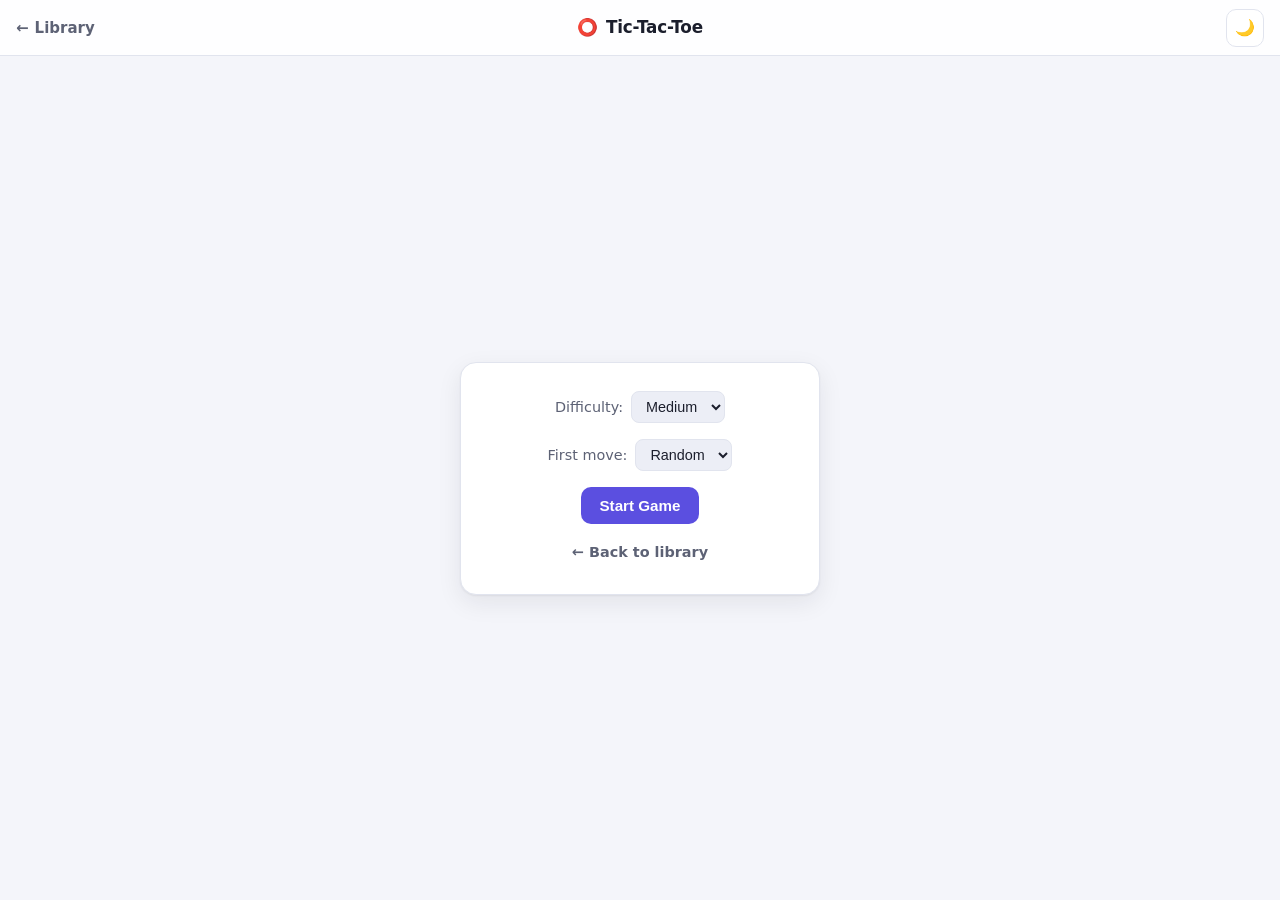
<file: games/tic-tac-toe/index.html>
<!DOCTYPE html>
<html lang="en">
<head>
<meta charset="UTF-8">
<meta name="viewport" content="width=device-width, initial-scale=1.0">
<title>Tic-Tac-Toe vs Bot</title>
<link rel="stylesheet" href="../../shared/theme.css">
<script src="../../games.js"></script>
<script src="../../shared/layout.js" data-game="tic-tac-toe"></script>
<style>
  :root {
    --x-color: #0284c7;
    --o-color: #e11d48;
  }

  :root[data-theme="dark"] {
    --x-color: #38bdf8;
    --o-color: #fb7185;
  }

  * {
    box-sizing: border-box;
  }

  body {
    min-height: 100vh;
    display: flex;
    flex-direction: column;
  }

  .card {
    background: var(--gl-surface);
    border: 1px solid var(--gl-border);
    border-radius: var(--gl-radius);
    padding: 28px 32px;
    box-shadow: var(--gl-shadow);
    text-align: center;
    width: min(360px, calc(100% - 32px));
    margin: auto;
  }

  .controls {
    display: flex;
    align-items: center;
    justify-content: center;
    gap: 8px;
    margin-bottom: 16px;
  }

  .controls label {
    font-size: 0.9rem;
    color: var(--gl-muted);
  }

  select {
    background: var(--gl-surface-2);
    color: var(--gl-fg);
    border: 1px solid var(--gl-border);
    border-radius: 8px;
    padding: 6px 10px;
    font-size: 0.9rem;
    cursor: pointer;
  }

  .game-info {
    font-size: 0.85rem;
    color: var(--gl-muted);
    margin-bottom: 12px;
  }

  .status {
    min-height: 28px;
    margin-bottom: 16px;
    font-size: 1.05rem;
    font-weight: 600;
  }

  .board {
    display: grid;
    grid-template-columns: repeat(3, 1fr);
    grid-template-rows: repeat(3, 1fr);
    gap: 8px;
    width: min(280px, 100%);
    aspect-ratio: 1;
    margin: 0 auto 20px;
  }

  .cell {
    background: var(--gl-surface-2);
    border: none;
    padding: 0;
    font-family: inherit;
    border-radius: 10px;
    display: flex;
    align-items: center;
    justify-content: center;
    font-size: 2.4rem;
    font-weight: 700;
    cursor: pointer;
    user-select: none;
    transition: background 0.2s ease, transform 0.1s ease;
  }

  .cell:focus-visible {
    outline: 3px solid var(--gl-accent);
    outline-offset: 2px;
  }

  .cell:hover:not(.taken):not(.disabled) {
    background: var(--gl-surface-3);
  }

  .cell.pop {
    animation: pop 0.18s ease;
  }

  @keyframes pop {
    from { transform: scale(0.6); }
    to { transform: scale(1); }
  }

  .cell.x {
    color: var(--x-color);
  }

  .cell.o {
    color: var(--o-color);
  }

  .cell.win {
    background: var(--gl-success);
    color: #ffffff;
  }

  .cell.disabled {
    cursor: not-allowed;
  }

  button.action {
    background: var(--gl-accent);
    color: var(--gl-accent-fg);
    border: none;
    border-radius: var(--gl-radius-sm);
    padding: 10px 18px;
    font-size: 0.95rem;
    font-weight: 700;
    cursor: pointer;
    transition: background 0.15s ease;
  }

  button.action:hover {
    background: var(--gl-accent-hover);
  }

  button.action:focus-visible {
    outline: 3px solid var(--gl-fg);
    outline-offset: 2px;
  }
</style>
</head>
<body>

<div class="card">
  <div id="setupScreen">
    <div class="controls">
      <label for="difficulty">Difficulty:</label>
      <select id="difficulty">
        <option value="easy">Easy</option>
        <option value="medium" selected>Medium</option>
        <option value="hard">Hard</option>
      </select>
    </div>

    <div class="controls">
      <label for="firstPlayer">First move:</label>
      <select id="firstPlayer">
        <option value="human">You (X)</option>
        <option value="bot">Bot (O)</option>
        <option value="random" selected>Random</option>
      </select>
    </div>

    <button class="action" id="startBtn">Start Game</button>
    <a class="gl-back-link" href="../../index.html">← Back to library</a>
  </div>

  <div id="gameScreen" hidden>
    <div class="game-info" id="gameInfo"></div>

    <div class="status" id="status" role="status" aria-live="polite"></div>

    <div class="board" id="board" role="group" aria-label="Game board"></div>

    <button class="action" id="newGameBtn" hidden>New Game</button>
  </div>
</div>

<script>
  const HUMAN = 'X';
  const BOT = 'O';

  let board = Array(9).fill(null);
  let gameOver = false;
  let boardLocked = false;
  let roundId = 0; // bumped on every restart so stale bot timers from a previous round are ignored

  const boardEl = document.getElementById('board');
  const statusEl = document.getElementById('status');
  const difficultyEl = document.getElementById('difficulty');
  const firstPlayerEl = document.getElementById('firstPlayer');
  const setupScreenEl = document.getElementById('setupScreen');
  const gameScreenEl = document.getElementById('gameScreen');
  const gameInfoEl = document.getElementById('gameInfo');
  const startBtn = document.getElementById('startBtn');
  const newGameBtn = document.getElementById('newGameBtn');

  let difficulty = 'medium';

  const WIN_LINES = [
    [0, 1, 2], [3, 4, 5], [6, 7, 8], // rows
    [0, 3, 6], [1, 4, 7], [2, 5, 8], // columns
    [0, 4, 8], [2, 4, 6]             // diagonals
  ];

  function buildBoard() {
    boardEl.innerHTML = '';
    for (let i = 0; i < 9; i++) {
      const cell = document.createElement('button');
      cell.type = 'button';
      cell.classList.add('cell');
      cell.dataset.index = i;
      cell.addEventListener('click', onCellClick);
      boardEl.appendChild(cell);
    }
  }

  function render() {
    const cells = boardEl.querySelectorAll('.cell');
    cells.forEach((cell, i) => {
      cell.textContent = board[i] || '';
      cell.classList.remove('x', 'o', 'win');
      if (board[i] === HUMAN) cell.classList.add('x');
      if (board[i] === BOT) cell.classList.add('o');
      cell.classList.toggle('taken', !!board[i]);
      cell.classList.toggle('disabled', boardLocked || gameOver);
      const row = Math.floor(i / 3) + 1;
      const col = (i % 3) + 1;
      cell.setAttribute('aria-label', `Row ${row}, column ${col}: ${board[i] || 'empty'}`);
      cell.setAttribute('aria-disabled', String(boardLocked || gameOver || !!board[i]));
    });
  }

  function checkWinner(b) {
    for (const line of WIN_LINES) {
      const [a, c, d] = line;
      if (b[a] && b[a] === b[c] && b[a] === b[d]) {
        return { winner: b[a], line };
      }
    }
    if (b.every(cell => cell)) {
      return { winner: 'draw', line: null };
    }
    return null;
  }

  function highlightWin(line) {
    if (!line) return;
    const cells = boardEl.querySelectorAll('.cell');
    line.forEach(i => cells[i].classList.add('win'));
  }

  function setStatus(text) {
    statusEl.textContent = text;
  }

  function onCellClick(e) {
    const index = Number(e.currentTarget.dataset.index);
    if (gameOver || boardLocked || board[index]) return;

    playMove(index, HUMAN);

    const result = checkWinner(board);
    if (result) {
      endGame(result);
      return;
    }

    setStatus('Bot thinking...');
    boardLocked = true;
    render();
    const thisRound = roundId;
    setTimeout(() => {
      if (roundId !== thisRound) return; // round was restarted, ignore this stale move
      boardLocked = false;
      botTurn();
    }, 300);
  }

  function playMove(index, player) {
    board[index] = player;
    render();
    const cells = boardEl.querySelectorAll('.cell');
    cells[index].classList.add('pop');
    setTimeout(() => cells[index].classList.remove('pop'), 180);
  }

  function botTurn() {
    if (gameOver) return;

    let move;

    if (difficulty === 'easy') {
      move = getRandomMove(board);
    } else if (difficulty === 'medium') {
      move = getMediumMove(board);
    } else {
      move = getBestMove(board);
    }

    if (move === undefined || move === null) return;

    playMove(move, BOT);

    const result = checkWinner(board);
    if (result) {
      endGame(result);
      return;
    }

    boardLocked = false;
    render();
    setStatus("Player's turn (X)");
  }

  function getRandomMove(b) {
    const available = b
      .map((v, i) => (v === null ? i : null))
      .filter(v => v !== null);
    return available[Math.floor(Math.random() * available.length)];
  }

  function getMediumMove(b) {
    const winMove = findWinningMove(b, BOT);
    if (winMove !== null) return winMove;

    const blockMove = findWinningMove(b, HUMAN);
    if (blockMove !== null) return blockMove;

    return getRandomMove(b);
  }

  function findWinningMove(b, player) {
    for (let i = 0; i < 9; i++) {
      if (b[i] === null) {
        const copy = b.slice();
        copy[i] = player;
        const result = checkWinner(copy);
        if (result && result.winner === player) return i;
      }
    }
    return null;
  }

  function getBestMove(b) {
    let bestScore = -Infinity;
    let bestMove = null;

    for (let i = 0; i < 9; i++) {
      if (b[i] === null) {
        b[i] = BOT;
        const score = minimax(b, 0, false);
        b[i] = null;
        if (score > bestScore) {
          bestScore = score;
          bestMove = i;
        }
      }
    }
    return bestMove;
  }

  function minimax(b, depth, isMaximizing) {
    const result = checkWinner(b);
    if (result) {
      if (result.winner === BOT) return 10 - depth;
      if (result.winner === HUMAN) return depth - 10;
      return 0;
    }

    if (isMaximizing) {
      let best = -Infinity;
      for (let i = 0; i < 9; i++) {
        if (b[i] === null) {
          b[i] = BOT;
          best = Math.max(best, minimax(b, depth + 1, false));
          b[i] = null;
        }
      }
      return best;
    } else {
      let best = Infinity;
      for (let i = 0; i < 9; i++) {
        if (b[i] === null) {
          b[i] = HUMAN;
          best = Math.min(best, minimax(b, depth + 1, true));
          b[i] = null;
        }
      }
      return best;
    }
  }

  function endGame(result) {
    gameOver = true;
    newGameBtn.hidden = false;
    render();

    if (result.winner === 'draw') {
      setStatus("It's a draw!");
    } else if (result.winner === HUMAN) {
      setStatus('You won!');
      highlightWin(result.line);
    } else {
      setStatus('The bot won!');
      highlightWin(result.line);
    }
  }

  function startRound() {
    roundId++; // invalidates any bot move still pending from the previous round
    board = Array(9).fill(null);
    gameOver = false;
    boardLocked = false;

    difficulty = difficultyEl.value;
    gameInfoEl.textContent = `Difficulty: ${difficultyEl.options[difficultyEl.selectedIndex].text}`;

    setupScreenEl.hidden = true;
    gameScreenEl.hidden = false;
    newGameBtn.hidden = true;
    render();

    const first = firstPlayerEl.value;
    const botStarts = first === 'bot' || (first === 'random' && Math.random() < 0.5);
    if (botStarts) {
      boardLocked = true;
      setStatus('Bot thinking...');
      render();
      const thisRound = roundId;
      setTimeout(() => {
        if (roundId !== thisRound) return; // a new round started, ignore this stale move
        botTurn();
      }, 300);
    } else {
      setStatus("Player's turn (X)");
    }
  }

  function showSetup() {
    roundId++;
    gameScreenEl.hidden = true;
    setupScreenEl.hidden = false;
    startBtn.focus();
  }

  startBtn.addEventListener('click', startRound);
  newGameBtn.addEventListener('click', showSetup);

  buildBoard();
</script>

</body>
</html>
</file>
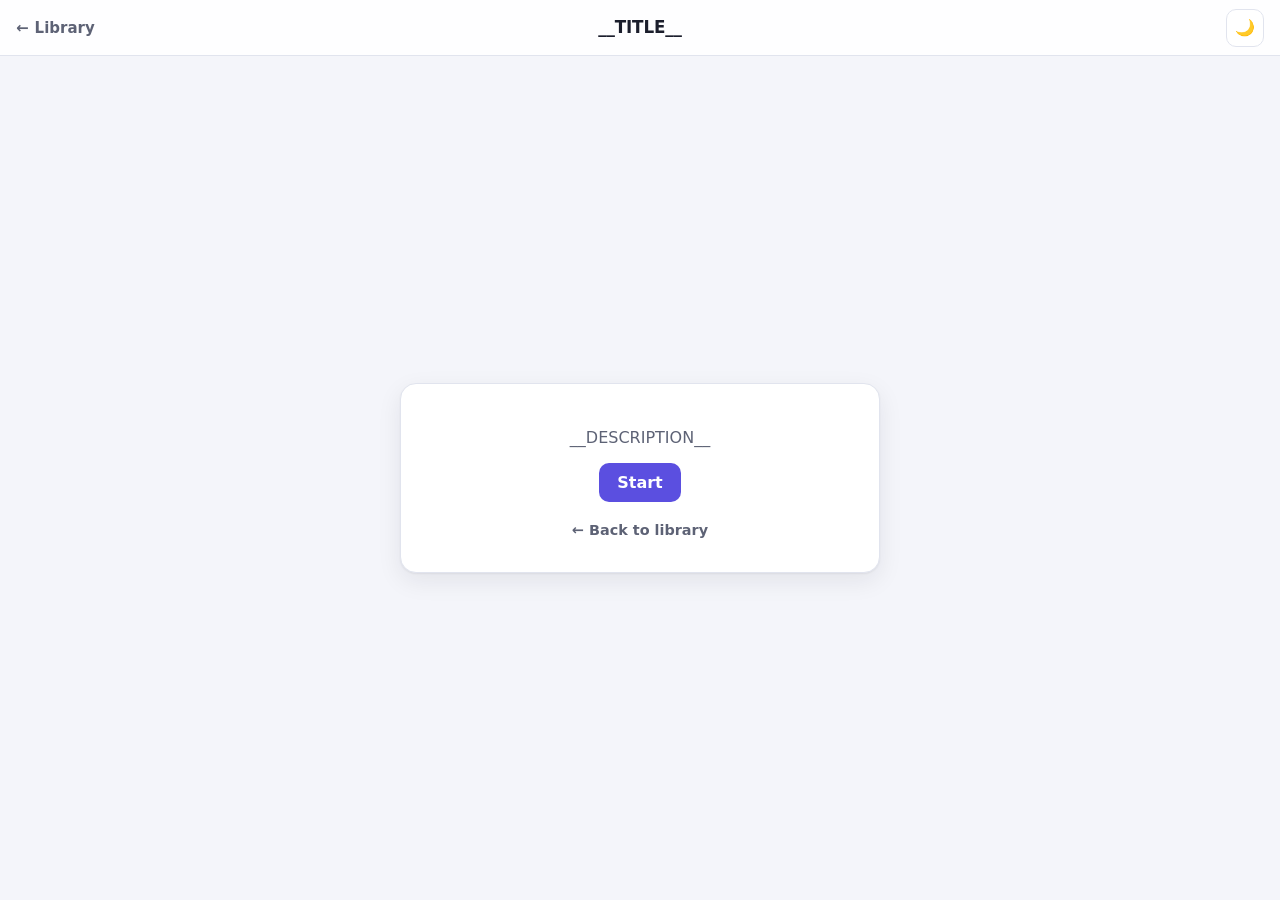
<file: templates/blank-game/index.html>
<!DOCTYPE html>
<html lang="en">
<head>
  <meta charset="UTF-8">
  <meta name="viewport" content="width=device-width, initial-scale=1.0">
  <title>__TITLE__</title>
  <link rel="stylesheet" href="../../shared/theme.css">
  <script src="../../games.js"></script>
  <script src="../../shared/layout.js" data-game="__SLUG__"></script>
  <style>
    * { box-sizing: border-box; }
    body { min-height: 100vh; display: flex; flex-direction: column; }
    .game {
      margin: auto;
      width: min(480px, calc(100% - 32px));
      padding: 28px;
      text-align: center;
      background: var(--gl-surface);
      border: 1px solid var(--gl-border);
      border-radius: var(--gl-radius);
      box-shadow: var(--gl-shadow);
    }
    .game p { color: var(--gl-muted); }
    .btn {
      font: inherit; font-weight: 600; padding: 10px 18px; border: 0; cursor: pointer;
      border-radius: var(--gl-radius-sm); background: var(--gl-accent); color: var(--gl-accent-fg);
    }
    .btn:hover { background: var(--gl-accent-hover); }
  </style>
</head>
<body>
  <!-- <button id="sound-btn" title="Sound" data-gl-action>🔊</button> goes into the top bar -->
  <main class="game">
    <p>__DESCRIPTION__</p>
    <button class="btn" id="start">Start</button>
    <a class="gl-back-link" href="../../index.html">← Back to library</a>
  </main>
  <script>
    document.getElementById("start").addEventListener("click", () => {
      // Game logic goes here.
    });
  </script>
</body>
</html>
</file>
<file: shared/theme.css>
/* Tokens and top bar shared by the library and every game */

:root {
  --gl-bg: #f4f5fa;
  --gl-surface: #ffffff;
  --gl-surface-2: #eceef6;
  --gl-surface-3: #dfe3ee;
  --gl-fg: #1b1e2c;
  --gl-muted: #5d6275;
  --gl-border: #e1e4ee;
  --gl-accent: #5b4fe0;
  --gl-accent-hover: #4a3fd0;
  --gl-accent-fg: #ffffff;
  --gl-accent-soft: rgba(91, 79, 224, 0.14);
  --gl-success: #1f9d63;
  --gl-danger: #d43c4c;
  --gl-warning: #c98a0d;
  --gl-overlay: rgba(16, 18, 28, 0.5);
  --gl-shadow: 0 1px 2px rgba(20, 24, 40, 0.06), 0 8px 24px rgba(20, 24, 40, 0.08);
  --gl-shadow-sm: 0 1px 2px rgba(20, 24, 40, 0.06), 0 2px 8px rgba(20, 24, 40, 0.06);
  --gl-radius: 16px;
  --gl-radius-sm: 10px;
  --gl-font: system-ui, -apple-system, "Segoe UI", Roboto, Helvetica, Arial, sans-serif;
  --gl-bar-height: 56px;
  color-scheme: light;
}

:root[data-theme="dark"] {
  --gl-bg: #11131b;
  --gl-surface: #1a1d29;
  --gl-surface-2: #242838;
  --gl-surface-3: #2f3447;
  --gl-fg: #e9ebf3;
  --gl-muted: #9aa0b4;
  --gl-border: #2a2e3e;
  --gl-accent: #8b80ff;
  --gl-accent-hover: #9d94ff;
  --gl-accent-fg: #11131b;
  --gl-accent-soft: rgba(139, 128, 255, 0.18);
  --gl-success: #4fd18f;
  --gl-danger: #ff5e6c;
  --gl-warning: #f4c11f;
  --gl-overlay: rgba(4, 5, 10, 0.6);
  --gl-shadow: 0 1px 2px rgba(0, 0, 0, 0.3), 0 8px 24px rgba(0, 0, 0, 0.3);
  --gl-shadow-sm: 0 1px 2px rgba(0, 0, 0, 0.3), 0 2px 8px rgba(0, 0, 0, 0.25);
  color-scheme: dark;
}

body {
  margin: 0;
  background: var(--gl-bg);
  color: var(--gl-fg);
  font-family: var(--gl-font);
}

/* Top bar (added by layout.js) */
.gl-bar {
  position: sticky;
  top: 0;
  z-index: 40;
  align-self: stretch;
  display: grid;
  grid-template-columns: 1fr auto 1fr;
  align-items: center;
  gap: 12px;
  height: var(--gl-bar-height);
  padding: 0 16px;
  background: color-mix(in srgb, var(--gl-surface) 88%, transparent);
  backdrop-filter: blur(12px);
  -webkit-backdrop-filter: blur(12px);
  border-bottom: 1px solid var(--gl-border);
  font-family: var(--gl-font);
  font-size: 15px;
  line-height: 1.2;
  color: var(--gl-fg);
  box-sizing: border-box;
}
.gl-bar * { box-sizing: border-box; }

.gl-bar-start { justify-self: start; display: flex; align-items: center; min-width: 0; }
.gl-bar .gl-bar-title {
  justify-self: center;
  display: flex; align-items: center; gap: 8px;
  margin: 0; padding: 0; font-size: 1.05rem; font-weight: 700; letter-spacing: -0.01em;
  text-shadow: none; color: inherit; white-space: nowrap;
}
.gl-bar-end { justify-self: end; display: flex; align-items: center; gap: 8px; }

.gl-back, .gl-brand {
  display: inline-flex; align-items: center; gap: 6px;
  color: var(--gl-fg); text-decoration: none; font-weight: 600;
  padding: 8px 10px; margin-left: -10px; border-radius: var(--gl-radius-sm);
  white-space: nowrap;
}
.gl-back { color: var(--gl-muted); }
.gl-back:hover { color: var(--gl-fg); background: var(--gl-surface-2); }

.gl-bar .gl-bar-end > button {
  width: 38px; height: 38px;
  display: inline-flex; align-items: center; justify-content: center;
  padding: 0; margin: 0;
  border: 1px solid var(--gl-border); border-radius: var(--gl-radius-sm);
  background: var(--gl-surface); color: var(--gl-fg);
  font: inherit; font-size: 1rem; line-height: 1;
  box-shadow: none; transform: none;
  cursor: pointer;
}
.gl-bar .gl-bar-end > button:hover:not(:disabled) { background: var(--gl-surface-2); transform: none; box-shadow: none; }
.gl-bar .gl-back:focus-visible, .gl-bar .gl-brand:focus-visible, .gl-bar .gl-bar-end > button:focus-visible {
  outline: 2px solid var(--gl-accent); outline-offset: 2px;
}

/* Link on start screens that cover the bar */
.gl-back-link {
  display: block;
  width: fit-content;
  margin: 14px auto 0;
  padding: 6px 10px;
  border-radius: var(--gl-radius-sm);
  color: var(--gl-muted);
  font-family: var(--gl-font);
  font-size: 0.9rem;
  font-weight: 600;
  text-decoration: none;
}
.gl-back-link:hover { color: var(--gl-fg); background: var(--gl-surface-2); }
.gl-back-link:focus-visible { outline: 2px solid var(--gl-accent); outline-offset: 2px; }

@media (max-width: 520px) {
  .gl-bar { padding: 0 12px; gap: 8px; grid-template-columns: auto minmax(0, 1fr) auto; }
  .gl-bar .gl-bar-title { min-width: 0; overflow: hidden; text-overflow: ellipsis; }
  .gl-back-label { display: none; }
  .gl-bar .gl-bar-title { font-size: 1rem; }
}
</file>
<file: games/minesweeper/css/style.css>
*, *::before, *::after { box-sizing: border-box; }
html, body { height: 100%; }
body {
  margin: 0;
  background: var(--bg-gradient);
  color: var(--text-primary);
  min-height: 100vh;
  transition: background 0.4s ease, color 0.4s ease;
  overflow-x: hidden;
}
.sr-only {
  position: absolute; width: 1px; height: 1px; padding: 0; margin: -1px;
  overflow: hidden; clip: rect(0,0,0,0); white-space: nowrap; border: 0;
}
button { font-family: inherit; cursor: pointer; }
input, select { font-family: inherit; }

body {
  --bg-gradient: var(--gl-bg);
  --panel-bg: var(--gl-surface);
  --panel-border: var(--gl-border);
  --text-primary: var(--gl-fg);
  --text-secondary: var(--gl-muted);
  --accent: var(--gl-accent);
  --accent-2: var(--gl-accent);
  --cell-hidden: linear-gradient(145deg, #ffffff, #dde1ee);
  --cell-hidden-hover: linear-gradient(145deg, #f3f4fb, #ced4e6);
  --cell-revealed: var(--gl-surface-2);
  --danger: var(--gl-danger);
  --success: var(--gl-success);
  --shadow: var(--gl-shadow-sm);
}
:root[data-theme="dark"] body {
  --cell-hidden: linear-gradient(145deg, #353a50, #262a3b);
  --cell-hidden-hover: linear-gradient(145deg, #40465f, #2e3346);
  --cell-revealed: #171a25;
}

body.high-contrast {
  --text-secondary: var(--text-primary);
  --panel-border: currentColor;
}
body.high-contrast .cell.revealed { outline: 1px solid var(--text-primary); }
body.high-contrast .cell.hidden-cell { outline: 1px solid var(--text-primary); }

.app {
  max-width: 960px;
  margin: 0 auto;
  padding: 20px 16px 40px;
  display: flex;
  flex-direction: column;
  gap: 18px;
  min-height: calc(100vh - var(--gl-bar-height));
}

.app-header {
  display: flex;
  flex-wrap: wrap;
  align-items: center;
  justify-content: space-between;
  gap: 12px;
  background: var(--panel-bg);
  border: 1px solid var(--panel-border);
  backdrop-filter: blur(16px);
  -webkit-backdrop-filter: blur(16px);
  border-radius: 20px;
  padding: 14px 20px;
  box-shadow: var(--shadow);
}

.hud { display: flex; align-items: center; gap: 14px; }
.hud-stat {
  display: flex; align-items: center; gap: 6px;
  background: var(--cell-revealed);
  border: 1px solid var(--panel-border);
  border-radius: 12px;
  padding: 6px 12px;
  font-variant-numeric: tabular-nums;
  font-weight: 700;
  min-width: 60px;
  justify-content: center;
}
.hud-icon { font-size: 0.95rem; }

.face-button {
  width: 44px; height: 44px;
  border-radius: 50%;
  border: 1px solid var(--panel-border);
  background: var(--cell-hidden);
  font-size: 1.3rem;
  display: flex; align-items: center; justify-content: center;
  transition: transform 0.15s ease, box-shadow 0.15s ease;
  box-shadow: var(--shadow);
}
.face-button:hover { transform: scale(1.08) rotate(-4deg); }
.face-button:active { transform: scale(0.94); }

.header-actions { display: flex; align-items: center; gap: 8px; }
.difficulty-select-wrap select {
  background: var(--cell-revealed);
  color: var(--text-primary);
  border: 1px solid var(--panel-border);
  border-radius: 10px;
  padding: 8px 10px;
  font-weight: 600;
}

.icon-button {
  border: 1px solid var(--panel-border);
  background: var(--cell-revealed);
  color: var(--text-primary);
  border-radius: 10px;
  padding: 8px 12px;
  font-size: 1rem;
  transition: transform 0.15s ease, background 0.2s ease;
}
.icon-button:hover { transform: translateY(-2px); background: var(--cell-hidden-hover); }
.icon-button:active { transform: translateY(0); }
.icon-button.active { outline: 2px solid var(--accent); }
.icon-button:focus-visible, .face-button:focus-visible, select:focus-visible {
  outline: 3px solid var(--accent);
  outline-offset: 2px;
}

.board-viewport {
  position: relative;
  display: flex;
  justify-content: center;
  background: var(--panel-bg);
  border: 1px solid var(--panel-border);
  border-radius: 20px;
  padding: 20px;
  box-shadow: var(--shadow);
  backdrop-filter: blur(16px);
  -webkit-backdrop-filter: blur(16px);
  overflow: auto;
}

.board-wrapper { display: inline-block; margin: 0 auto; }

.board {
  display: grid;
  grid-template-columns: repeat(var(--cols), var(--cell-size, 32px));
  grid-template-rows: repeat(var(--rows), var(--cell-size, 32px));
  gap: 3px;
  outline: none;
  touch-action: manipulation;
  user-select: none;
  -webkit-user-select: none;
}
.board.shake { animation: board-shake 0.5s ease; }

body[data-cell-size="small"] .board { --cell-size: 24px; }
body[data-cell-size="normal"] .board { --cell-size: 32px; }
body[data-cell-size="large"] .board { --cell-size: 42px; }

.cell {
  width: var(--cell-size, 32px);
  height: var(--cell-size, 32px);
  display: flex; align-items: center; justify-content: center;
  border-radius: 6px;
  font-weight: 800;
  font-size: calc(var(--cell-size, 32px) * 0.45);
  cursor: pointer;
  transition: transform 0.1s ease, background 0.15s ease, box-shadow 0.15s ease;
}
.cell.hidden-cell {
  background: var(--cell-hidden);
  box-shadow: inset 0 1px 0 rgba(255,255,255,0.08), 0 2px 4px rgba(0,0,0,0.25);
}
.cell.hidden-cell:hover { background: var(--cell-hidden-hover); transform: translateY(-1px); }
.cell.hidden-cell:active { transform: translateY(0) scale(0.95); }
.cell.revealed {
  background: var(--cell-revealed);
  box-shadow: inset 0 0 0 1px var(--panel-border);
  cursor: default;
}
.cell.flagged { color: var(--danger); }
.cell.mine { background: var(--danger); }
.cell.exploded { background: var(--danger); box-shadow: 0 0 0 3px #fff3, 0 0 24px var(--danger); }
.cell.wrong-flag { position: relative; }
.cell.wrong-flag::after {
  content: '✕';
  position: absolute;
  color: var(--danger);
  font-size: 0.9em;
}
.cell:focus-visible { outline: 2px solid var(--accent); outline-offset: -2px; z-index: 2; }

.cell.n1 { color: #4f8dff; }
.cell.n2 { color: #4fbf6a; }
.cell.n3 { color: #ff5e5e; }
.cell.n4 { color: #8f6dff; }
.cell.n5 { color: #d98f2b; }
.cell.n6 { color: #38c1c9; }
.cell.n7 { color: #d94fd9; }
.cell.n8 { color: #6a6a6a; }

.cell.hint-pulse { animation: hint-pulse 1.1s ease; }

.overlay {
  position: absolute; inset: 0;
  background: var(--gl-overlay);
  backdrop-filter: blur(6px);
  display: flex; align-items: center; justify-content: center;
  border-radius: 20px;
  animation: fade-in 0.25s ease;
}
.overlay.hidden { display: none; }
.overlay-card {
  background: var(--panel-bg);
  border: 1px solid var(--panel-border);
  border-radius: 18px;
  padding: 28px 32px;
  text-align: center;
  box-shadow: var(--shadow);
  min-width: 260px;
}
.overlay-card h2 { margin: 0 0 6px; }
.overlay-card p { margin: 0 0 16px; color: var(--text-secondary); }
.overlay-actions { display: flex; gap: 10px; justify-content: center; }

.primary-button, .secondary-button {
  border-radius: 12px;
  padding: 10px 18px;
  font-weight: 700;
  border: 1px solid transparent;
  transition: transform 0.15s ease, filter 0.15s ease;
}
.primary-button {
  background: var(--accent);
  color: var(--gl-accent-fg);
}
.primary-button:hover { transform: translateY(-2px); filter: brightness(1.08); }
.secondary-button {
  background: var(--cell-revealed);
  color: var(--text-primary);
  border-color: var(--panel-border);
}
.secondary-button:hover { transform: translateY(-2px); }
.secondary-button.danger { color: var(--danger); border-color: var(--danger); }

#result-overlay.victory .overlay-card { box-shadow: 0 0 40px var(--success); }
#result-overlay.defeat .overlay-card { box-shadow: 0 0 40px var(--danger); }

.action-bar {
  display: flex; gap: 10px; justify-content: center; flex-wrap: wrap;
}

.app-footer {
  display: flex; align-items: center; justify-content: space-between;
  flex-wrap: wrap; gap: 8px;
  background: var(--panel-bg);
  border: 1px solid var(--panel-border);
  border-radius: 16px;
  padding: 10px 18px;
  color: var(--text-secondary);
  font-size: 0.85rem;
}
.stats-strip { display: flex; gap: 16px; flex-wrap: wrap; }
.stats-strip strong { color: var(--text-primary); }

.settings-panel {
  position: fixed; inset: 0;
  background: var(--gl-overlay);
  display: flex; align-items: center; justify-content: center;
  z-index: 50;
  padding: 16px;
}
.settings-panel.hidden { display: none; }
.settings-card {
  background: var(--panel-bg);
  backdrop-filter: blur(20px);
  border: 1px solid var(--panel-border);
  border-radius: 20px;
  max-width: 520px;
  width: 100%;
  max-height: 88vh;
  overflow-y: auto;
  box-shadow: var(--shadow);
}
.settings-header {
  display: flex; align-items: center; justify-content: space-between;
  padding: 18px 22px; border-bottom: 1px solid var(--panel-border);
  position: sticky; top: 0; background: var(--panel-bg);
}
.settings-body { padding: 18px 22px; display: flex; flex-direction: column; gap: 22px; }
.settings-section h3 { margin: 0 0 10px; font-size: 0.95rem; color: var(--text-secondary); text-transform: uppercase; letter-spacing: 0.05em; }

.custom-grid { display: grid; grid-template-columns: repeat(3, 1fr); gap: 10px; margin-bottom: 10px; }
.custom-grid label { display: flex; flex-direction: column; gap: 4px; font-size: 0.8rem; color: var(--text-secondary); }
.custom-grid input {
  background: var(--cell-revealed); border: 1px solid var(--panel-border);
  color: var(--text-primary); border-radius: 8px; padding: 6px 8px;
}
.field-error { color: var(--danger); min-height: 1.2em; font-size: 0.85rem; margin: 8px 0 0; }

.toggle-row {
  display: flex; align-items: center; justify-content: space-between;
  padding: 8px 0;
  border-bottom: 1px solid var(--panel-border);
}
.toggle-row select {
  background: var(--cell-revealed); border: 1px solid var(--panel-border);
  color: var(--text-primary); border-radius: 8px; padding: 6px 8px;
}

.stats-grid { display: grid; grid-template-columns: repeat(3, 1fr); gap: 8px; margin-bottom: 12px; }
.stat-tile {
  background: var(--cell-revealed); border: 1px solid var(--panel-border);
  border-radius: 10px; padding: 10px; text-align: center; display: flex; flex-direction: column; gap: 2px;
}
.stat-value { font-weight: 800; font-size: 1.05rem; }
.stat-label { font-size: 0.7rem; color: var(--text-secondary); }

.particle-layer {
  position: fixed; inset: 0; pointer-events: none; z-index: 80; overflow: hidden;
}
.particle { position: absolute; border-radius: 50%; }
.particle-spark {
  width: 6px; height: 6px;
  animation: spark-fly 0.6s ease-out forwards;
}
.particle-confetti {
  width: 8px; height: 12px; border-radius: 2px;
  animation: confetti-fall 1s ease-in forwards;
}
.particle-sparkle {
  width: 10px; height: 10px;
  background: radial-gradient(circle, #fff, transparent 70%);
  animation: sparkle-pop 0.6s ease-out forwards;
}

.screen-flash {
  position: fixed; inset: 0; background: #fff; opacity: 0; pointer-events: none; z-index: 90;
}
.screen-flash.flash-active { animation: flash 0.4s ease-out; }

@keyframes spark-fly {
  from { transform: translate(0, 0) scale(1); opacity: 1; }
  to { transform: translate(var(--dx), var(--dy)) scale(0.2); opacity: 0; }
}
@keyframes confetti-fall {
  from { transform: translate(0, 0) rotate(0deg); opacity: 1; }
  to { transform: translate(var(--drift), var(--fall)) rotate(340deg); opacity: 0; }
}
@keyframes sparkle-pop {
  from { transform: scale(0.4); opacity: 1; }
  to { transform: scale(2.2); opacity: 0; }
}
@keyframes flash {
  0% { opacity: 0.55; }
  100% { opacity: 0; }
}
@keyframes board-shake {
  10%, 90% { transform: translateX(-2px); }
  20%, 80% { transform: translateX(4px); }
  30%, 50%, 70% { transform: translateX(-8px); }
  40%, 60% { transform: translateX(8px); }
}
@keyframes hint-pulse {
  0%, 100% { box-shadow: 0 0 0 0 rgba(109, 141, 255, 0.6); }
  50% { box-shadow: 0 0 0 8px rgba(109, 141, 255, 0); }
}
@keyframes pop-in {
  from { transform: scale(0.6); opacity: 0.4; }
  to { transform: scale(1); opacity: 1; }
}
.cell.pop-in { animation: pop-in 0.18s ease-out; }
@keyframes fade-in {
  from { opacity: 0; }
  to { opacity: 1; }
}

body[data-anim-speed="slow"] .cell,
body[data-anim-speed="slow"] .board.shake,
body[data-anim-speed="slow"] .overlay { animation-duration: 1.6s; transition-duration: 0.3s; }
body[data-anim-speed="fast"] .cell,
body[data-anim-speed="fast"] .overlay { transition-duration: 0.07s; }
body[data-anim-speed="fast"] .cell.pop-in { animation-duration: 0.08s; }

body.reduced-motion *,
body.reduced-motion *::before,
body.reduced-motion *::after {
  animation-duration: 0.001ms !important;
  animation-iteration-count: 1 !important;
  transition-duration: 0.001ms !important;
}
@media (prefers-reduced-motion: reduce) {
  * { animation-duration: 0.001ms !important; transition-duration: 0.001ms !important; }
}

@media (max-width: 640px) {
  .app-header { flex-direction: column; align-items: stretch; }
  .hud { justify-content: center; }
  .header-actions { justify-content: center; flex-wrap: wrap; }
  .app-footer { flex-direction: column; text-align: center; }
  body[data-cell-size="normal"] .board { --cell-size: 26px; }
  body[data-cell-size="large"] .board { --cell-size: 34px; }
  .overlay-card { padding: 22px 18px; }
  .custom-grid, .stats-grid { grid-template-columns: repeat(2, 1fr); }
}

@media (orientation: landscape) and (max-height: 480px) {
  .app { padding: 10px; gap: 10px; }
  .app-footer { display: none; }
}
</file>
<file: games/sudoku/style.css>
:root {
  --radius-lg: var(--gl-radius);
  --radius-md: var(--gl-radius-sm);
  --radius-sm: 8px;
  --font: var(--gl-font);
  /* Overridden by external tooling */
  --cell-font-size: clamp(1rem, 3.4vw, 1.6rem);
  --grid-border-width: 1px;
  --grid-border-width-strong: 2px;
  --board-transform: none;
  --board-opacity: 1;
}

:root {
  --panel-bg: var(--gl-surface);
  --panel-border: var(--gl-border);
  --text-main: var(--gl-fg);
  --text-dim: var(--gl-muted);
  --accent: var(--gl-accent);
  --accent-2: var(--gl-accent);
  --cell-bg: var(--gl-surface);
  --cell-bg-hover: var(--gl-surface-2);
  --cell-given: #1b1e2c;
  --cell-user: #3d4fd6;
  --cell-selected: rgba(91, 79, 224, 0.25);
  --cell-peer: rgba(91, 79, 224, 0.08);
  --cell-same-num: rgba(91, 79, 224, 0.18);
  --cell-error: rgba(224, 55, 75, 0.25);
  --cell-error-text: #c22a3e;
  --grid-line: rgba(20, 20, 50, 0.15);
  --grid-line-strong: rgba(20, 20, 50, 0.5);
  --shadow: var(--gl-shadow);
  --note-color: var(--gl-muted);
}

:root[data-theme="dark"] {
  --cell-given: #e9ebf3;
  --cell-user: #9fb4ff;
  --cell-selected: rgba(139, 128, 255, 0.35);
  --cell-peer: rgba(139, 128, 255, 0.10);
  --cell-same-num: rgba(139, 128, 255, 0.24);
  --cell-error: rgba(255, 90, 110, 0.35);
  --cell-error-text: #ff8a97;
  --grid-line: rgba(255, 255, 255, 0.10);
  --grid-line-strong: rgba(255, 255, 255, 0.4);
}

:root[data-theme="dark"] body.high-contrast {
  --text-main: #ffffff;
  --grid-line: rgba(255, 255, 255, 0.35);
  --grid-line-strong: #ffffff;
  --cell-selected: rgba(255, 220, 60, 0.45);
  --cell-error: rgba(255, 60, 60, 0.55);
  --accent: #ffd23f;
}

:root[data-theme="light"] body.high-contrast {
  --text-main: #000000;
  --grid-line: rgba(0, 0, 0, 0.4);
  --grid-line-strong: #000000;
  --cell-selected: rgba(255, 170, 0, 0.4);
  --cell-error: rgba(200, 0, 0, 0.35);
  --accent: #a95c00;
}

* { box-sizing: border-box; }

html, body {
  height: 100%;
  margin: 0;
}

body {
  font-family: var(--font);
  color: var(--text-main);
  background: radial-gradient(circle at 20% 20%, var(--bg-grad-2, var(--gl-bg)), var(--bg-grad-1, var(--gl-bg)) 70%);
  min-height: 100vh;
  transition: background 0.4s ease, color 0.3s ease;
}

body.no-animations *,
body.no-animations *::before,
body.no-animations *::after,
body.capture-mode *,
body.capture-mode *::before,
body.capture-mode *::after {
  animation-duration: 0.001ms !important;
  transition-duration: 0.001ms !important;
}

button {
  font-family: inherit;
  cursor: pointer;
}

.hidden { display: none !important; }

.icon-btn {
  width: 40px;
  height: 40px;
  border-radius: 50%;
  border: 1px solid var(--panel-border);
  background: var(--panel-bg);
  backdrop-filter: blur(10px);
  color: var(--text-main);
  font-size: 1.1rem;
  display: flex;
  align-items: center;
  justify-content: center;
  transition: transform 0.15s ease, background 0.2s ease;
}

.icon-btn:hover { background: var(--cell-bg-hover); }
.icon-btn:active { transform: scale(0.9); }

.game-layout {
  display: flex;
  gap: 24px;
  padding: 24px 20px 40px;
  max-width: 980px;
  margin: 0 auto;
  align-items: flex-start;
  justify-content: center;
  flex-wrap: wrap;
}

.board-panel {
  flex: 1 1 480px;
  max-width: 520px;
  display: flex;
  flex-direction: column;
  align-items: center;
  gap: 16px;
}

.side-panel {
  flex: 0 1 240px;
  display: flex;
  flex-direction: column;
  gap: 16px;
  min-width: 220px;
}

.panel-card {
  background: var(--panel-bg);
  border: 1px solid var(--panel-border);
  border-radius: var(--radius-lg);
  backdrop-filter: blur(14px);
  padding: 16px 18px;
  box-shadow: var(--shadow);
}

.panel-title {
  font-size: 0.95rem;
  text-transform: uppercase;
  letter-spacing: 0.08em;
  color: var(--text-dim);
  margin: 0 0 10px;
}

.panel-subtitle {
  font-size: 0.85rem;
  color: var(--text-dim);
  margin: 14px 0 6px;
}

.stat-row {
  display: flex;
  justify-content: space-between;
  padding: 6px 0;
  font-size: 0.92rem;
  border-bottom: 1px dashed var(--panel-border);
}
.stat-row:last-child { border-bottom: none; }

.game-info {
  width: 100%;
  display: flex;
  align-items: center;
  justify-content: space-between;
  background: var(--panel-bg);
  border: 1px solid var(--panel-border);
  border-radius: var(--radius-md);
  padding: 10px 16px;
  backdrop-filter: blur(10px);
}

.difficulty-badge {
  font-weight: 600;
  padding: 4px 12px;
  border-radius: 999px;
  background: linear-gradient(135deg, var(--accent), var(--accent-2));
  color: var(--gl-accent-fg);
  font-size: 0.8rem;
  letter-spacing: 0.04em;
}

.timer {
  font-variant-numeric: tabular-nums;
  font-size: 1.15rem;
  font-weight: 600;
}

.progress-track {
  width: 100%;
  height: 6px;
  border-radius: 999px;
  background: var(--cell-bg);
  overflow: hidden;
}

.progress-fill {
  height: 100%;
  width: 0%;
  background: linear-gradient(90deg, var(--accent), var(--accent-2));
  transition: width 0.35s ease;
}

.board-wrapper {
  position: relative;
  width: 100%;
  max-width: 480px;
}

.board {
  display: grid;
  grid-template-columns: repeat(9, 1fr);
  grid-template-rows: repeat(9, 1fr);
  aspect-ratio: 1 / 1;
  width: 100%;
  background: var(--panel-bg);
  border: 1px solid var(--panel-border);
  border-radius: var(--radius-lg);
  overflow: hidden;
  box-shadow: var(--shadow);
  backdrop-filter: blur(14px);
  touch-action: manipulation;
  transform: var(--board-transform);
  opacity: var(--board-opacity);
}

.cell {
  position: relative;
  display: flex;
  align-items: center;
  justify-content: center;
  background: var(--cell-bg);
  border: var(--grid-border-width) solid var(--grid-line);
  font-size: var(--cell-font-size);
  font-weight: 500;
  color: var(--cell-user);
  user-select: none;
  transition: background 0.15s ease;
}

.cell:nth-child(3n) { border-right: var(--grid-border-width-strong) solid var(--grid-line-strong); }
.cell:nth-child(9n+1) { border-left: var(--grid-border-width-strong) solid var(--grid-line-strong); }
.cell:nth-child(n+19):nth-child(-n+27),
.cell:nth-child(n+46):nth-child(-n+54) { border-bottom: var(--grid-border-width-strong) solid var(--grid-line-strong); }

.cell.given { color: var(--cell-given); font-weight: 700; }
.cell.user-value { color: var(--cell-user); }

.cell:hover { background: var(--cell-bg-hover); }

.cell.peer { background: var(--cell-peer); }
.cell.same-number { background: var(--cell-same-num); }
.cell.selected { background: var(--cell-selected); }
.cell.error { background: var(--cell-error); color: var(--cell-error-text) !important; }

.cell:focus-visible {
  outline: 2px solid var(--accent);
  outline-offset: -2px;
  z-index: 2;
}

.cell .value {
  animation: pop-in 0.18s ease;
}

@keyframes pop-in {
  from { transform: scale(0.4); opacity: 0; }
  to { transform: scale(1); opacity: 1; }
}

.cell.shake { animation: shake 0.35s ease; }
@keyframes shake {
  10%, 90% { transform: translateX(-2px); }
  20%, 80% { transform: translateX(3px); }
  30%, 50%, 70% { transform: translateX(-5px); }
  40%, 60% { transform: translateX(5px); }
}

.notes-grid {
  position: absolute;
  inset: 3px;
  display: grid;
  grid-template-columns: repeat(3, 1fr);
  grid-template-rows: repeat(3, 1fr);
  pointer-events: none;
}

.notes-grid span {
  display: flex;
  align-items: center;
  justify-content: center;
  font-size: clamp(0.5rem, 1.4vw, 0.7rem);
  color: var(--note-color);
  font-weight: 600;
}

.notes-grid span.highlight-candidate {
  color: var(--accent);
  font-weight: 800;
}

.overlay {
  position: absolute;
  inset: 0;
  display: flex;
  align-items: center;
  justify-content: center;
  background: var(--gl-overlay);
  backdrop-filter: blur(6px);
  border-radius: var(--radius-lg);
  z-index: 5;
}

.overlay-card {
  background: var(--panel-bg);
  border: 1px solid var(--panel-border);
  border-radius: var(--radius-md);
  padding: 24px 32px;
  text-align: center;
  box-shadow: var(--shadow);
  animation: overlay-in 0.25s ease;
}

@keyframes overlay-in {
  from { transform: translateY(10px) scale(0.96); opacity: 0; }
  to { transform: translateY(0) scale(1); opacity: 1; }
}

.overlay-card p { margin: 0 0 12px; font-size: 1.1rem; }
.victory-title { font-size: 1.4rem; font-weight: 700; }
.victory-detail { font-size: 0.95rem; color: var(--text-dim); }

.confetti-layer {
  position: absolute;
  inset: 0;
  pointer-events: none;
  overflow: hidden;
  border-radius: var(--radius-lg);
  z-index: 6;
}

.confetti-piece {
  position: absolute;
  top: -10px;
  width: 8px;
  height: 14px;
  opacity: 0.9;
  animation: confetti-fall linear forwards;
}

@keyframes confetti-fall {
  to { transform: translateY(520px) rotate(540deg); opacity: 0; }
}

.number-pad {
  display: grid;
  grid-template-columns: repeat(9, 1fr);
  gap: 6px;
  width: 100%;
}

.num-btn {
  aspect-ratio: 1 / 1;
  border: 1px solid var(--panel-border);
  background: var(--panel-bg);
  color: var(--text-main);
  border-radius: var(--radius-sm);
  font-size: 1.1rem;
  font-weight: 600;
  backdrop-filter: blur(8px);
  transition: transform 0.12s ease, background 0.2s ease;
}

.num-btn:hover { background: var(--cell-bg-hover); }
.num-btn:active { transform: scale(0.9); }
.num-btn.depleted { opacity: 0.3; pointer-events: none; }

.action-bar {
  display: flex;
  gap: 8px;
  width: 100%;
  flex-wrap: wrap;
}

.btn {
  flex: 1 1 auto;
  display: flex;
  align-items: center;
  justify-content: center;
  gap: 6px;
  padding: 10px 14px;
  border: 1px solid var(--panel-border);
  background: var(--panel-bg);
  color: var(--text-main);
  border-radius: var(--radius-md);
  font-size: 0.85rem;
  font-weight: 600;
  backdrop-filter: blur(10px);
  transition: transform 0.12s ease, background 0.2s ease, box-shadow 0.2s ease;
  white-space: nowrap;
}

.btn:hover { background: var(--cell-bg-hover); box-shadow: 0 4px 14px rgba(0,0,0,0.15); }
.btn:active { transform: scale(0.95); }
.btn.active { background: var(--accent); color: var(--gl-accent-fg); }
.btn.primary { background: var(--accent); color: var(--gl-accent-fg); border: none; }
.btn.full { width: 100%; margin-bottom: 8px; }
.btn:disabled { opacity: 0.4; pointer-events: none; }
.btn .ico { font-size: 1rem; }

.modal-overlay {
  position: fixed;
  inset: 0;
  background: var(--gl-overlay);
  backdrop-filter: blur(6px);
  display: flex;
  align-items: center;
  justify-content: center;
  z-index: 50;
  padding: 20px;
}

.modal {
  position: relative;
  background: var(--panel-bg);
  border: 1px solid var(--panel-border);
  border-radius: var(--radius-lg);
  padding: 28px;
  width: 100%;
  max-width: 360px;
  max-height: 86vh;
  overflow-y: auto;
  box-shadow: var(--shadow);
  backdrop-filter: blur(20px);
  animation: overlay-in 0.25s ease;
}

.modal-close {
  position: absolute;
  top: 14px;
  right: 14px;
  width: 32px;
  height: 32px;
  font-size: 0.9rem;
}

.modal-title {
  margin: 0 0 18px;
  font-size: 1.3rem;
  text-align: center;
}

.difficulty-grid {
  display: grid;
  grid-template-columns: 1fr 1fr;
  gap: 10px;
  margin-bottom: 16px;
}

.setting-row {
  display: flex;
  align-items: center;
  justify-content: space-between;
  padding: 10px 0;
  border-bottom: 1px dashed var(--panel-border);
  font-size: 0.95rem;
}
.setting-row:last-of-type { border-bottom: none; }

.setting-row input[type="checkbox"] {
  width: 20px;
  height: 20px;
  accent-color: var(--accent);
}

.io-textarea {
  width: 100%;
  border-radius: var(--radius-sm);
  border: 1px solid var(--panel-border);
  background: var(--cell-bg);
  color: var(--text-main);
  padding: 10px;
  font-family: monospace;
  font-size: 0.85rem;
  resize: vertical;
  margin-bottom: 12px;
}

.toast {
  position: fixed;
  bottom: 24px;
  left: 50%;
  transform: translateX(-50%);
  background: var(--panel-bg);
  border: 1px solid var(--panel-border);
  backdrop-filter: blur(14px);
  padding: 10px 20px;
  border-radius: 999px;
  box-shadow: var(--shadow);
  z-index: 100;
  animation: toast-in 0.25s ease;
  font-size: 0.9rem;
}

@keyframes toast-in {
  from { transform: translate(-50%, 20px); opacity: 0; }
  to { transform: translate(-50%, 0); opacity: 1; }
}

@media (max-width: 760px) {
  .game-layout { flex-direction: column; align-items: stretch; padding: 16px 14px 30px; }
  .side-panel { flex-direction: row; flex-wrap: wrap; }
  .panel-card { flex: 1 1 200px; }
}

@media (max-width: 420px) {
  .btn { font-size: 0.72rem; padding: 8px 6px; }
  .action-bar { gap: 5px; }
  .num-btn { font-size: 0.95rem; }
}
</file>
